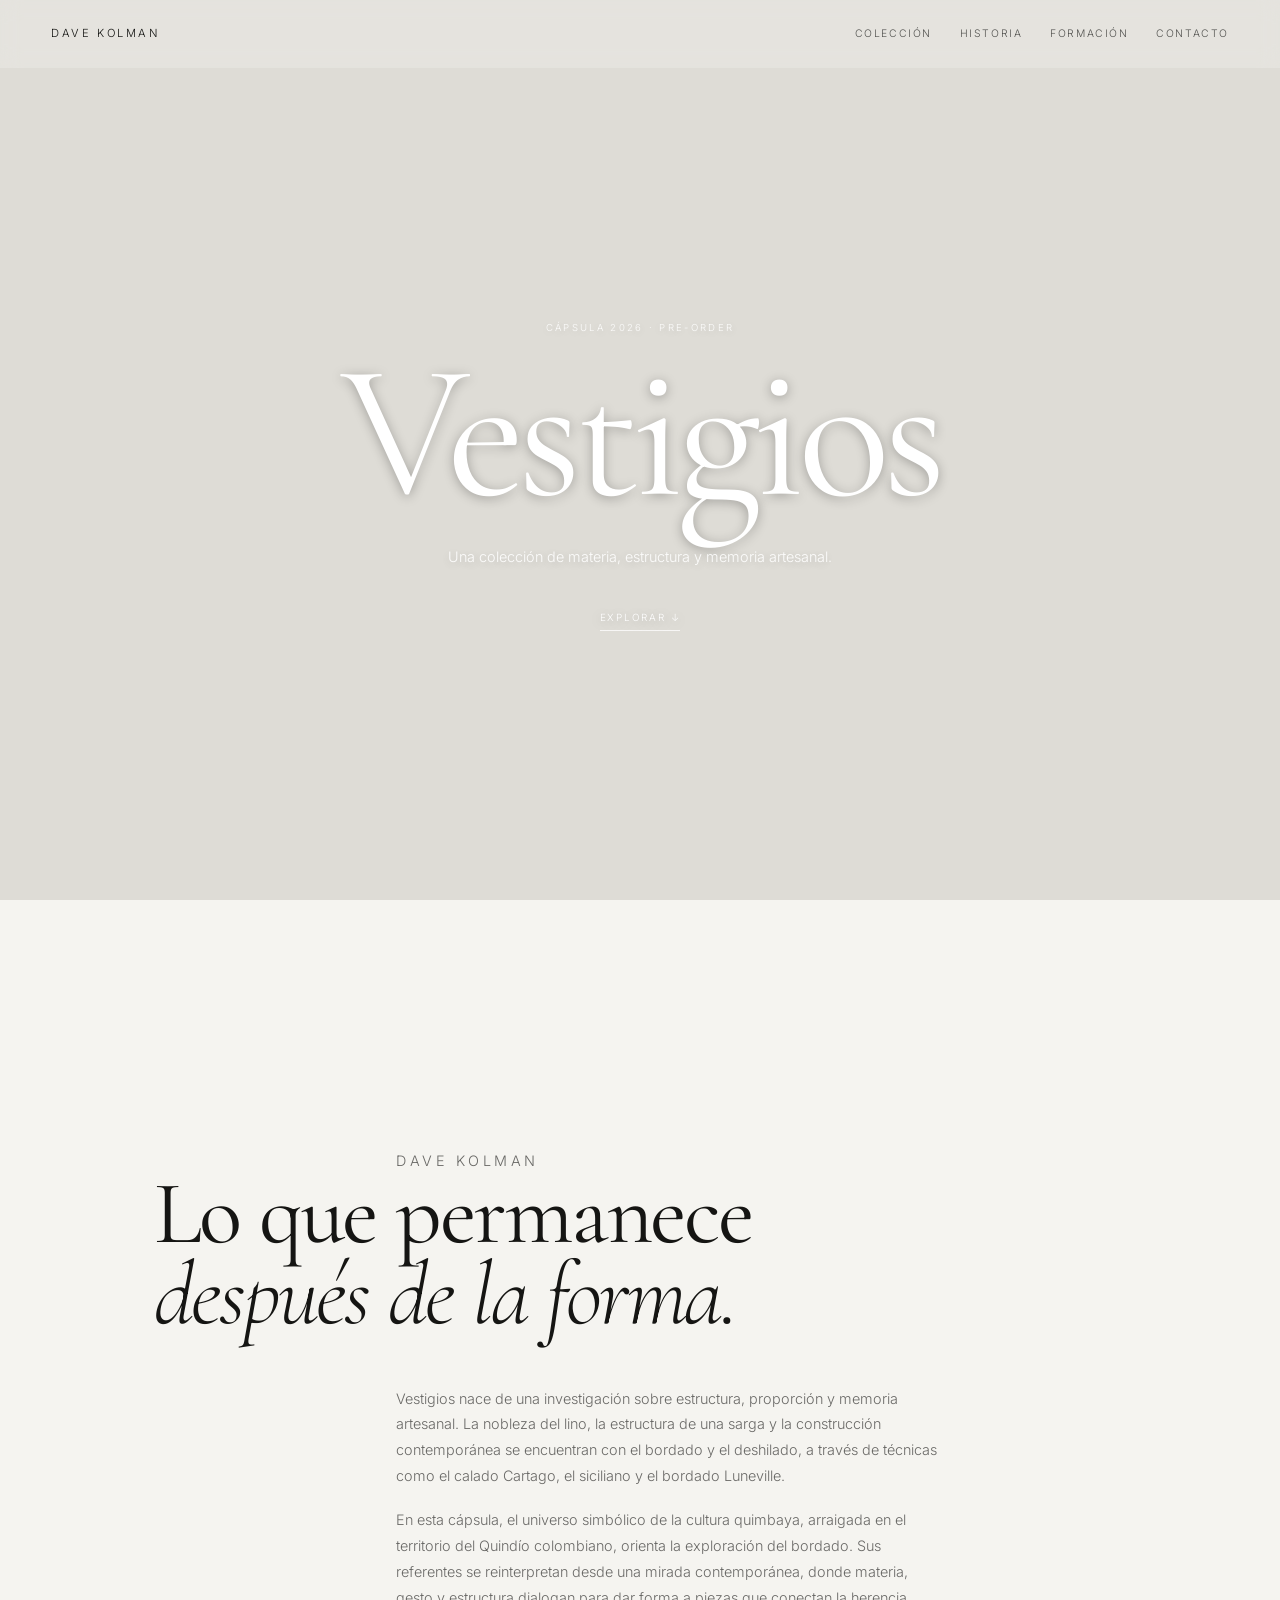
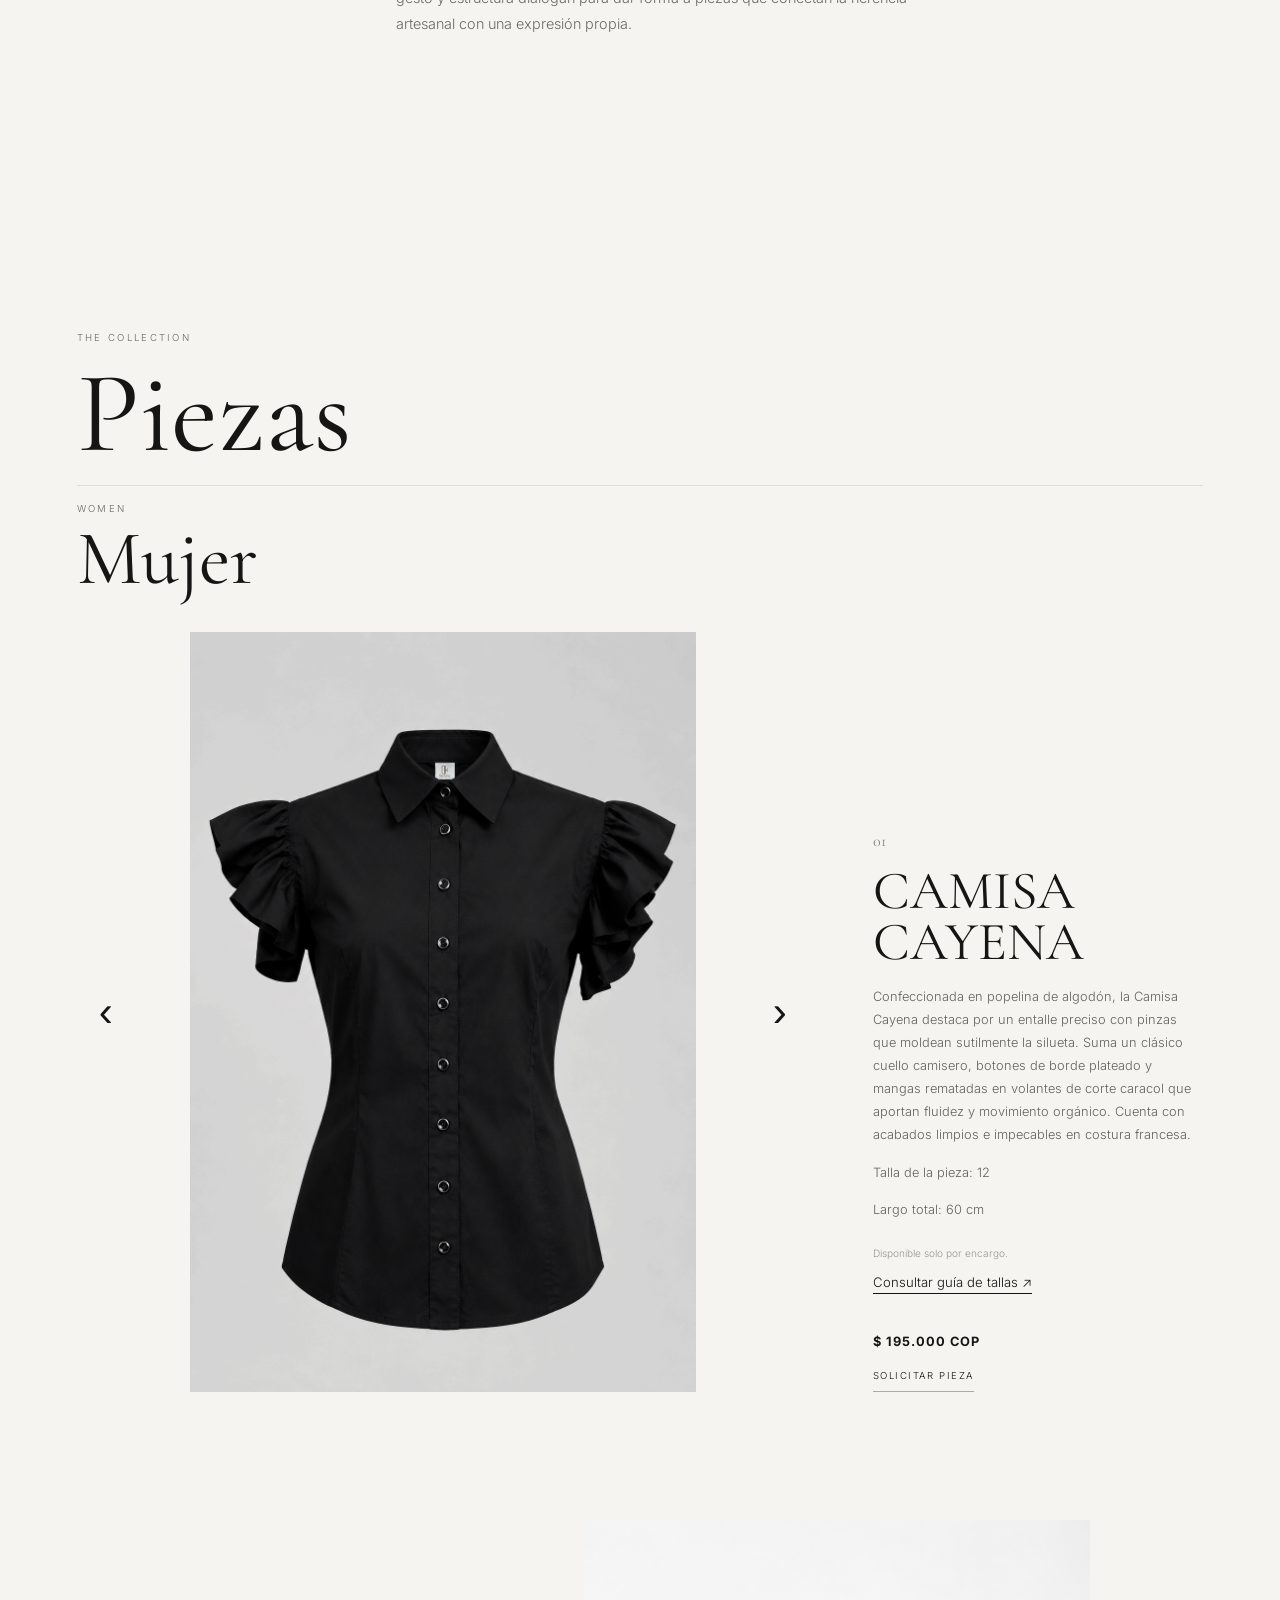
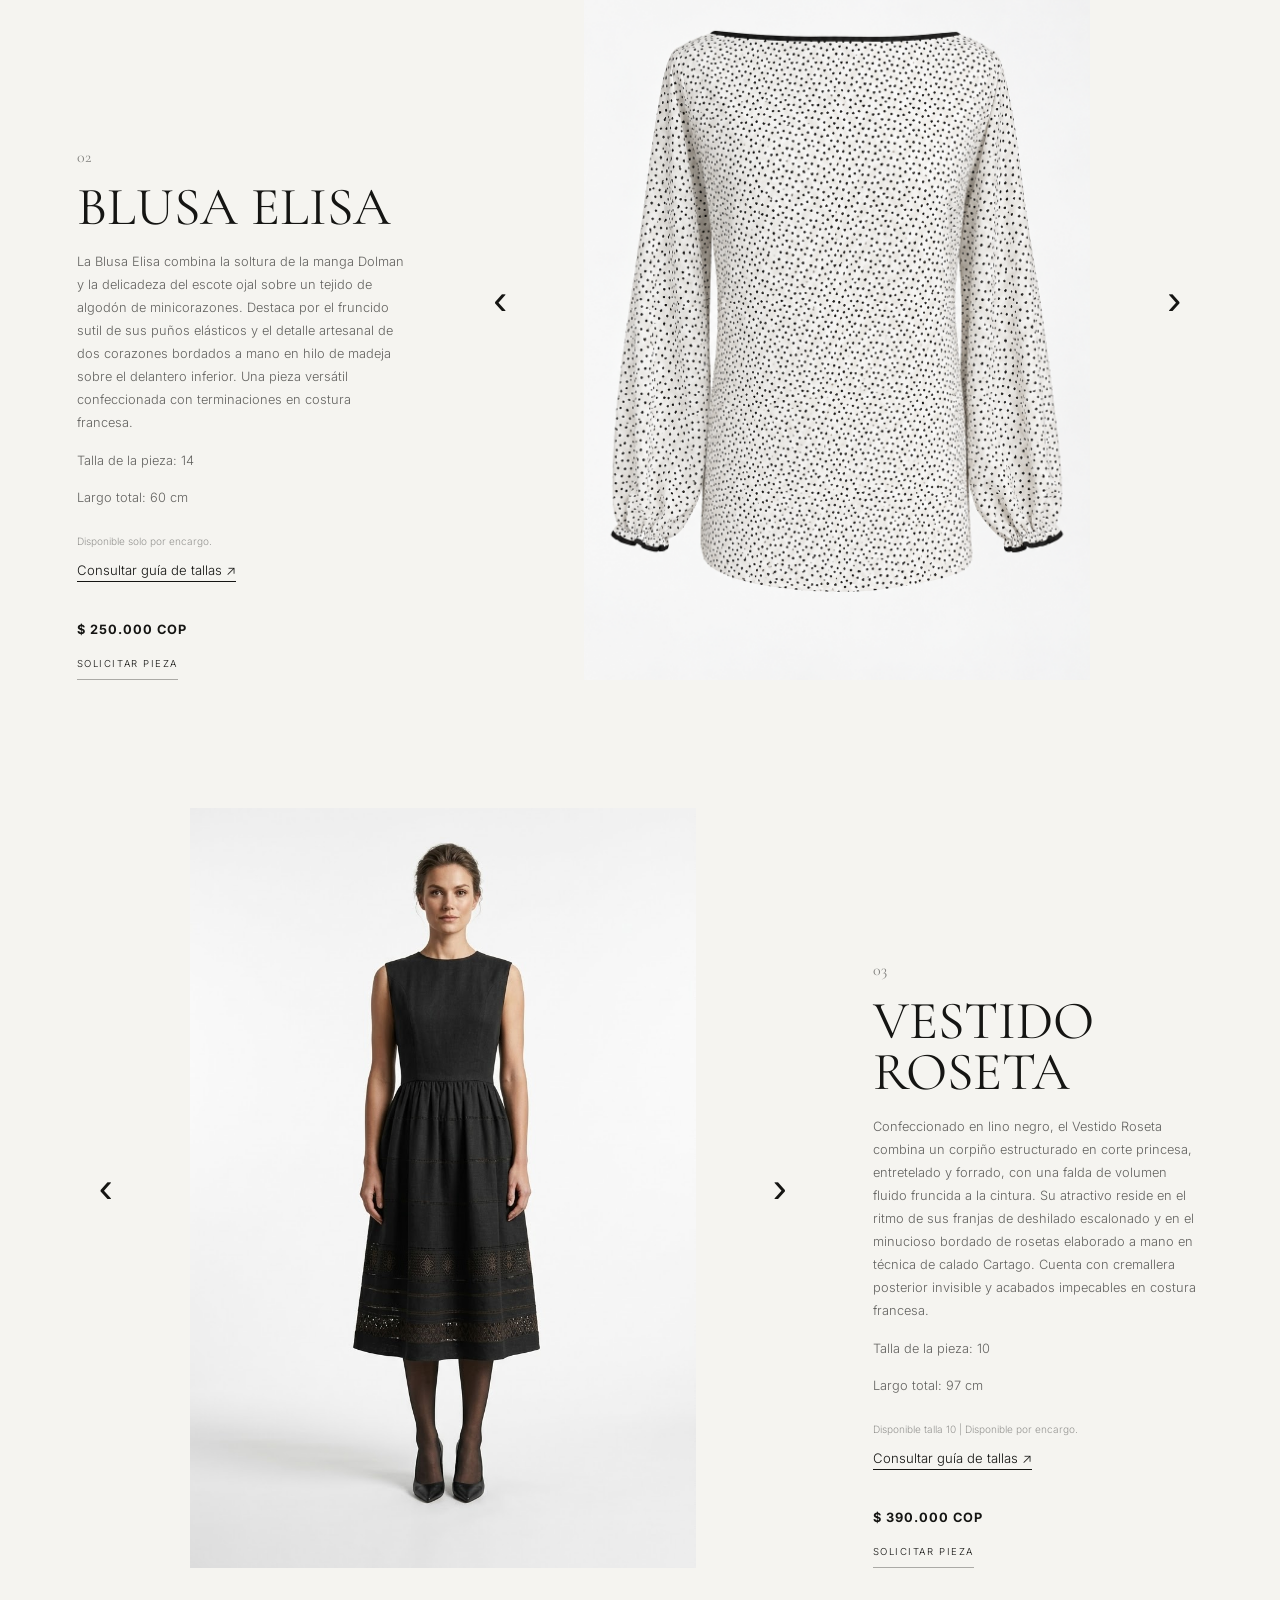
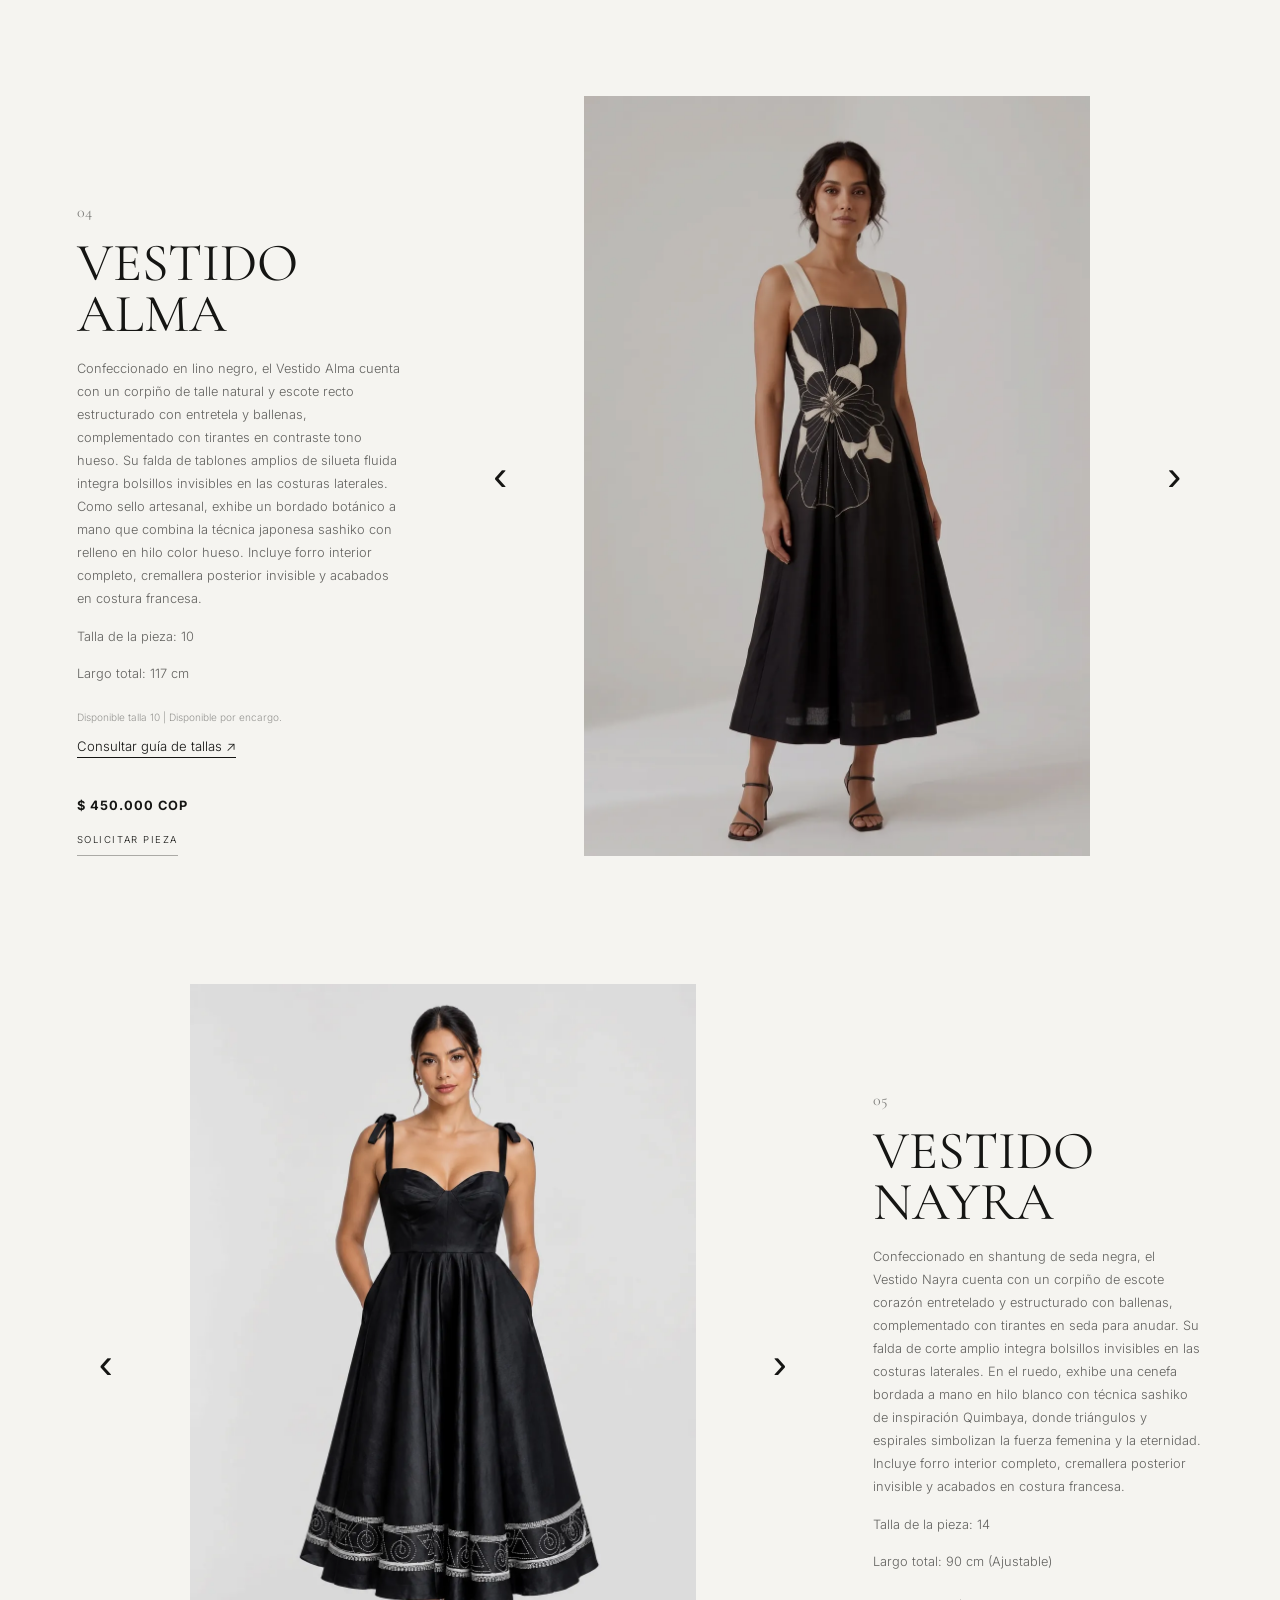
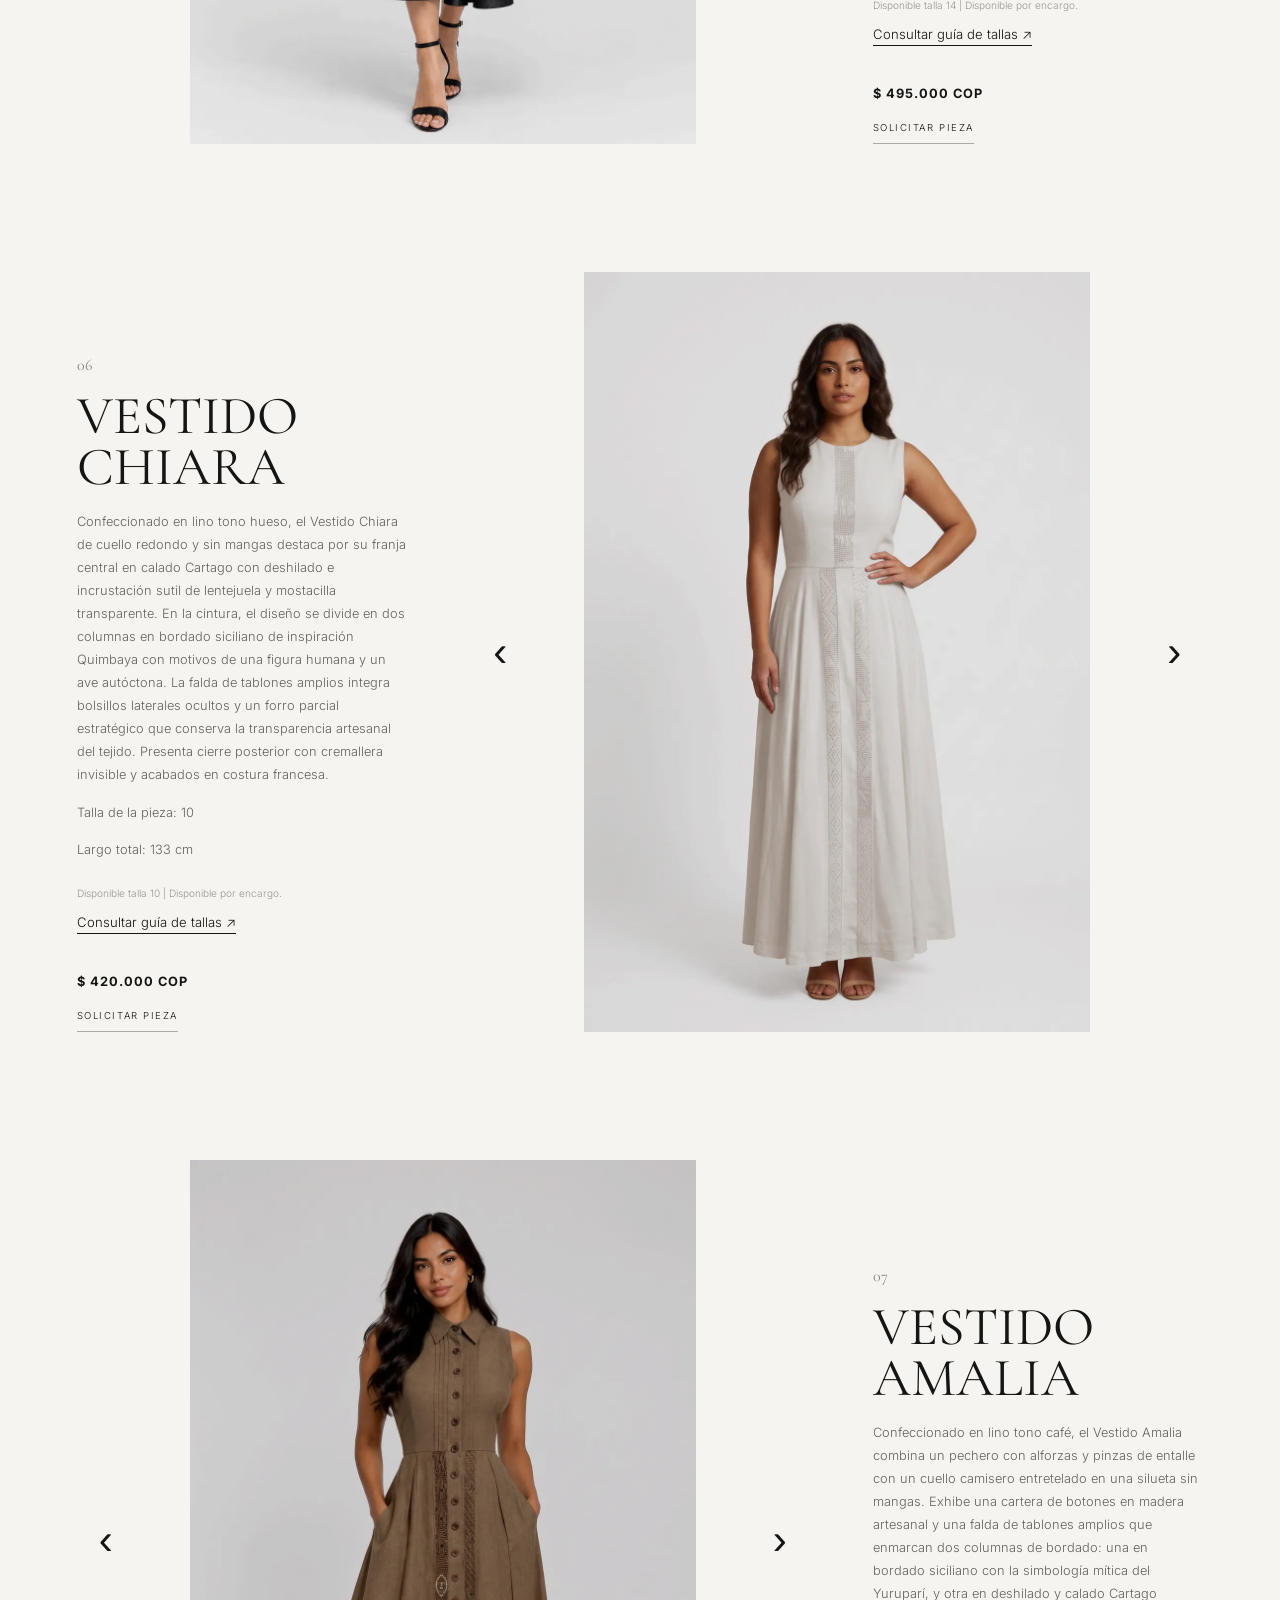
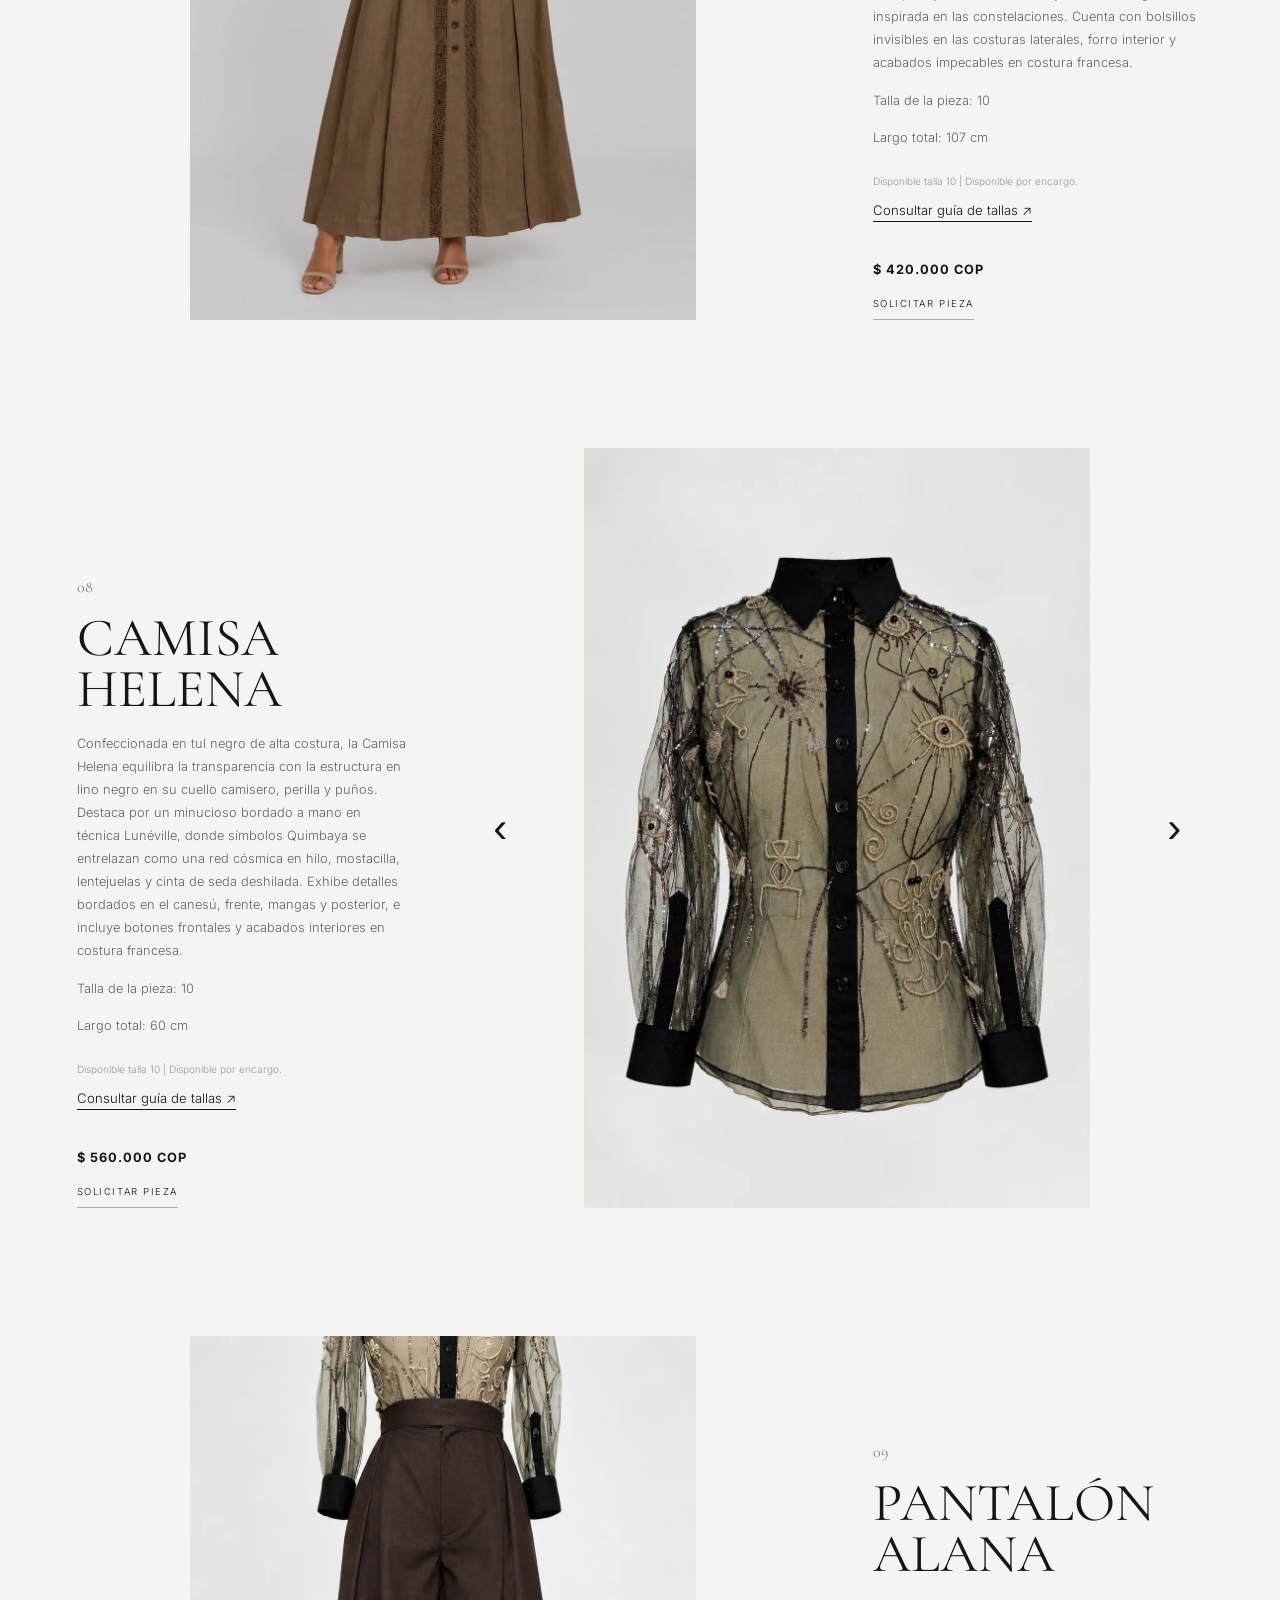
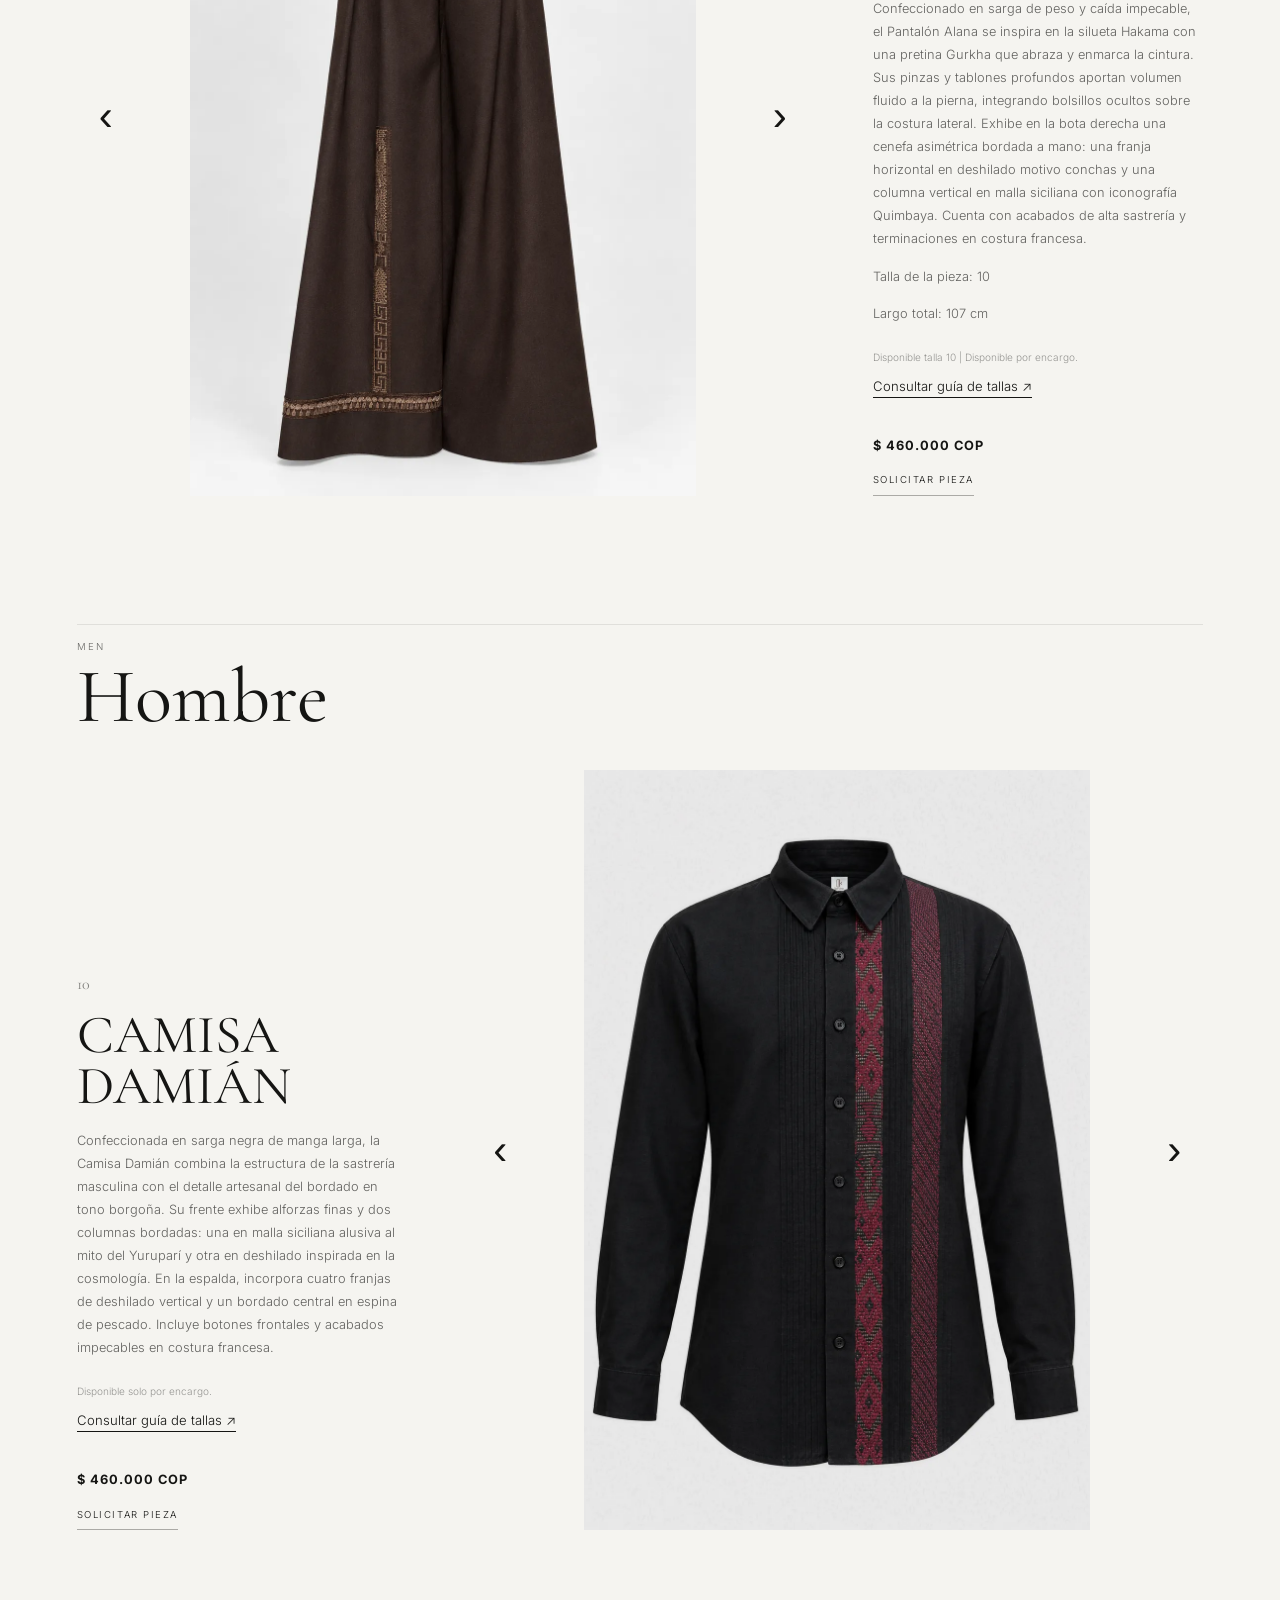
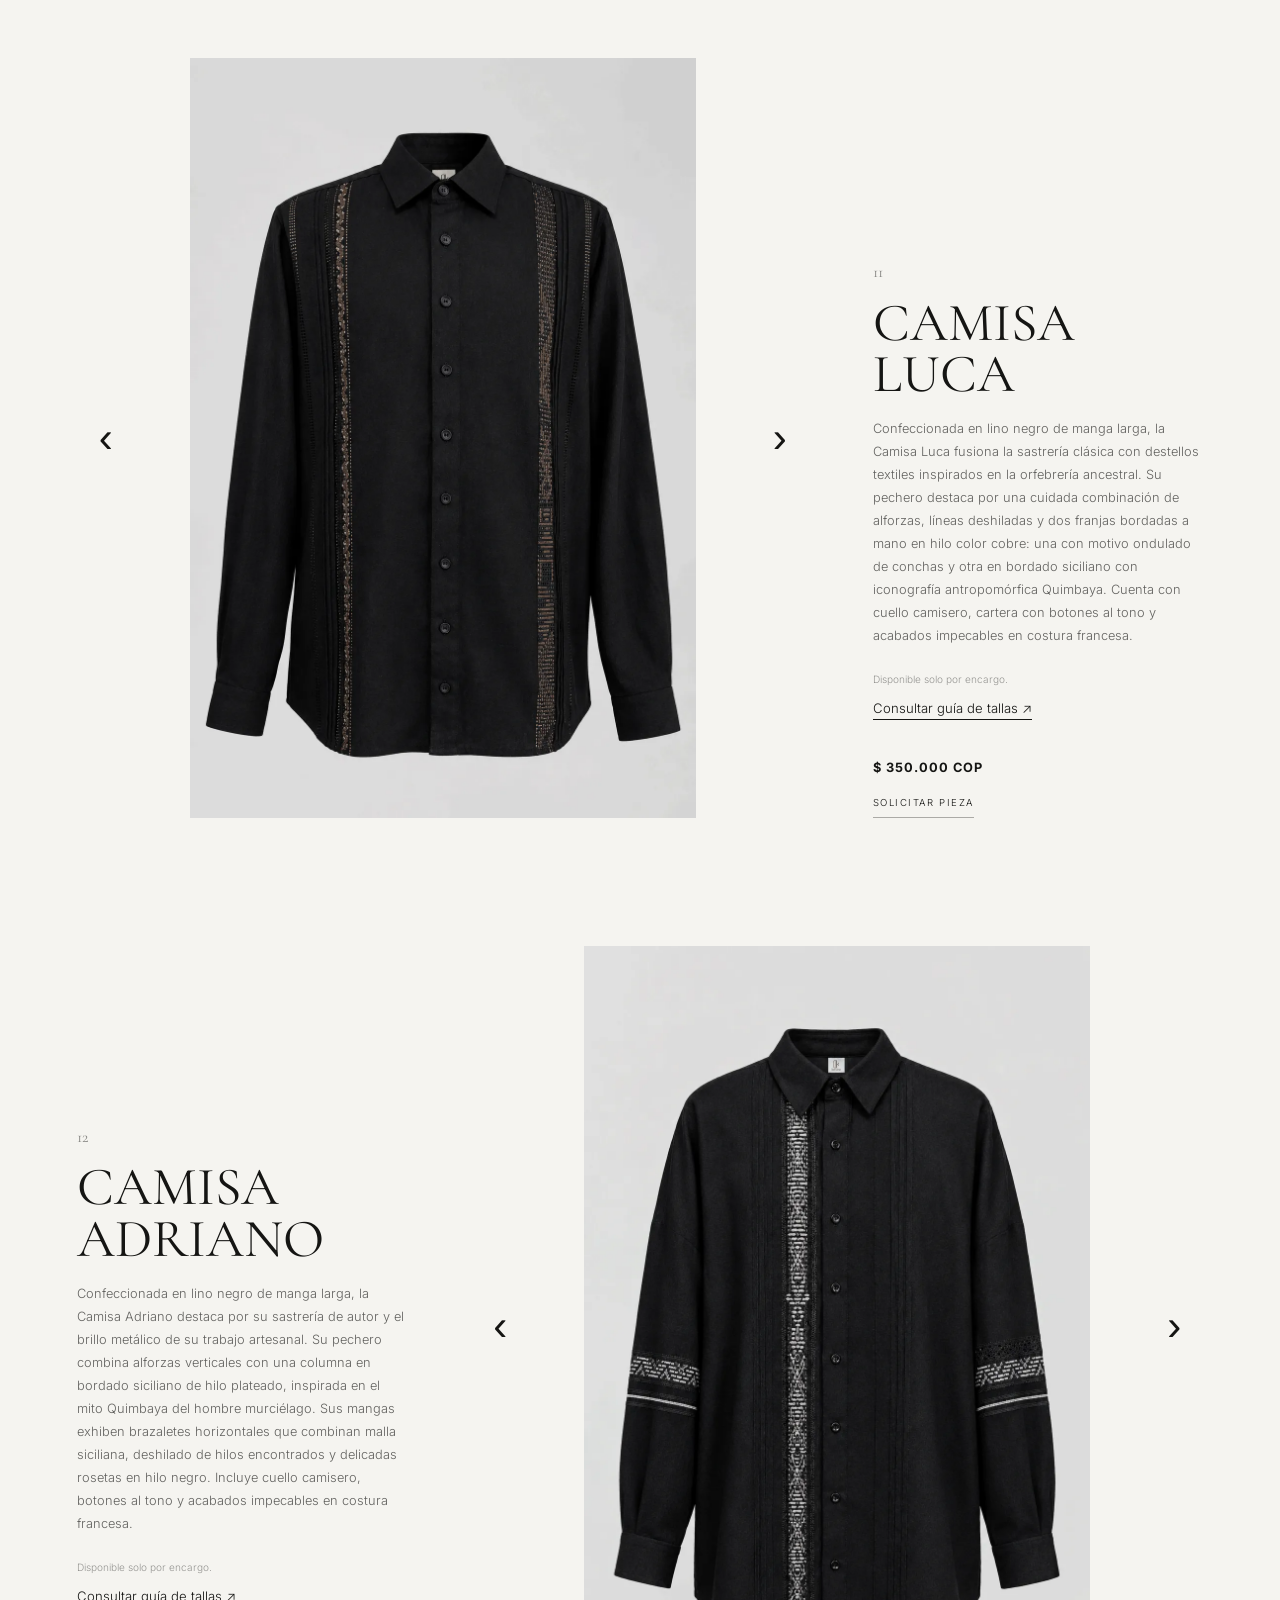
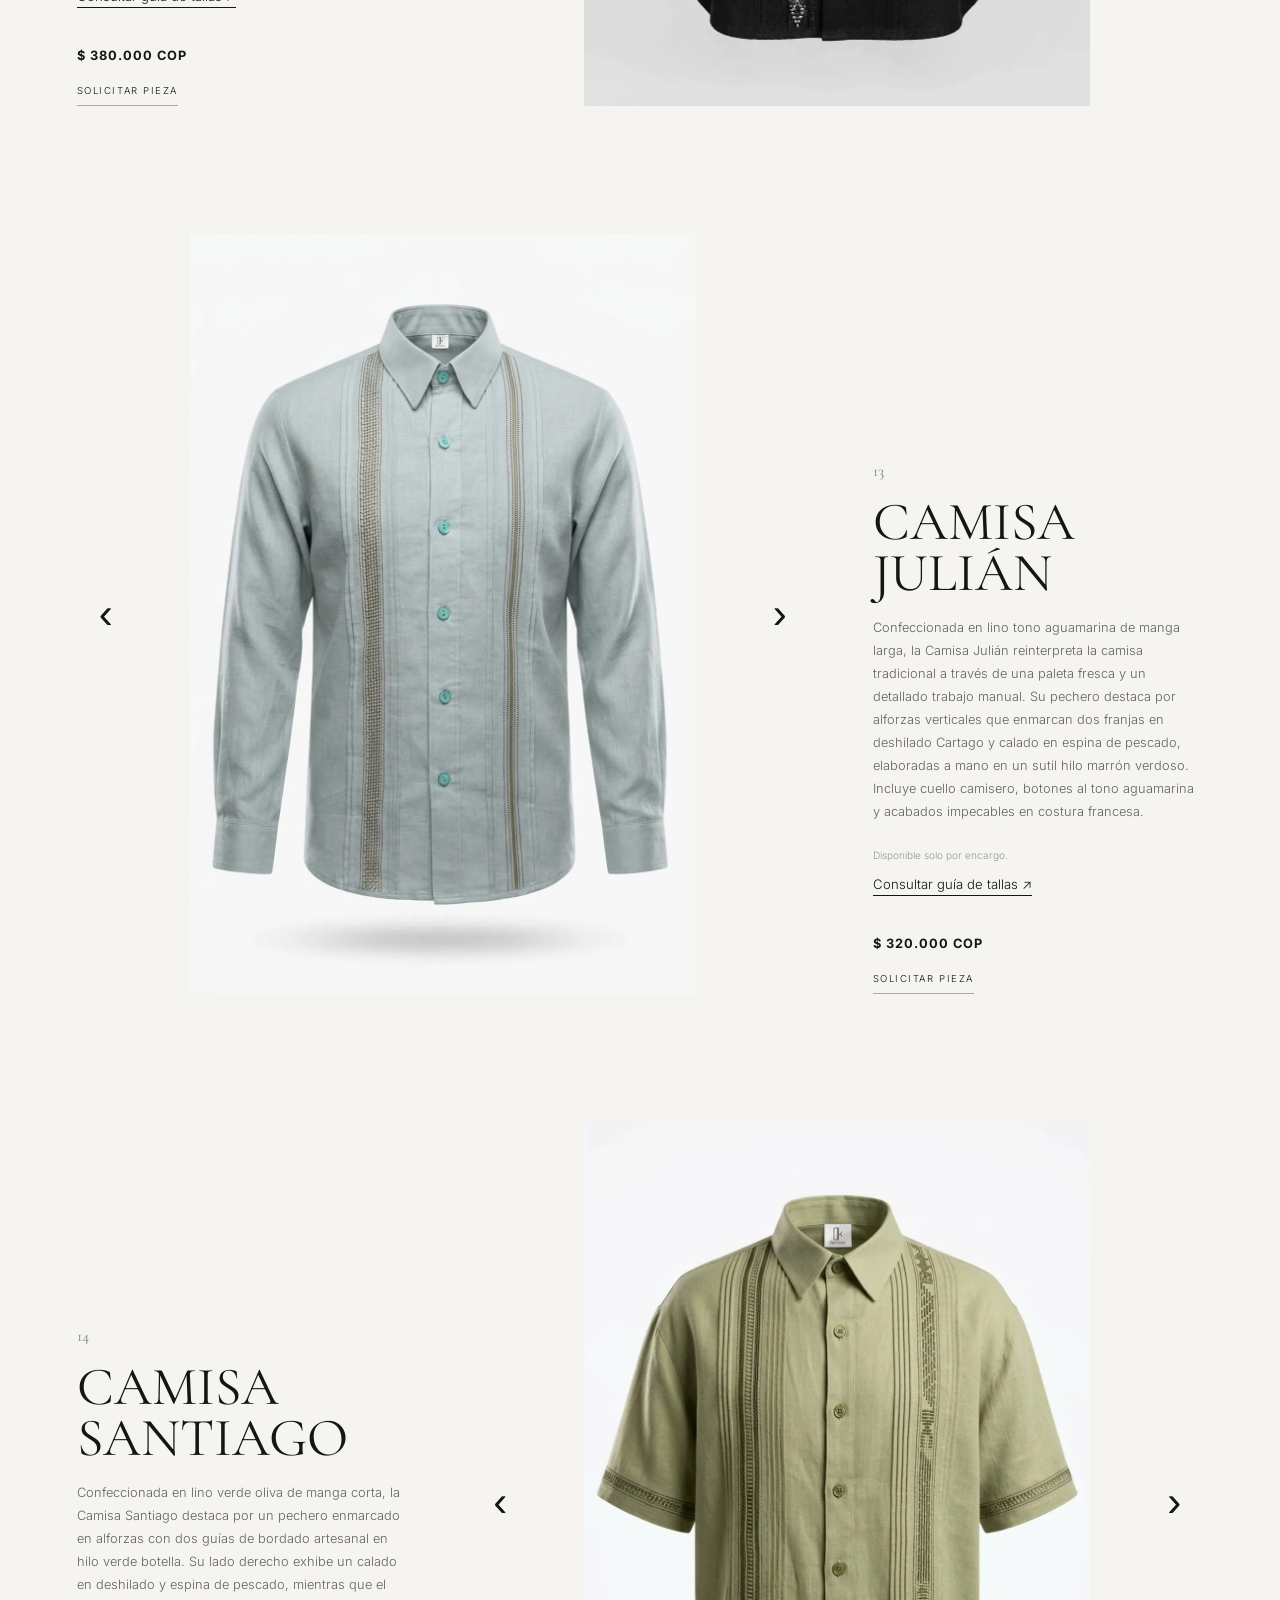
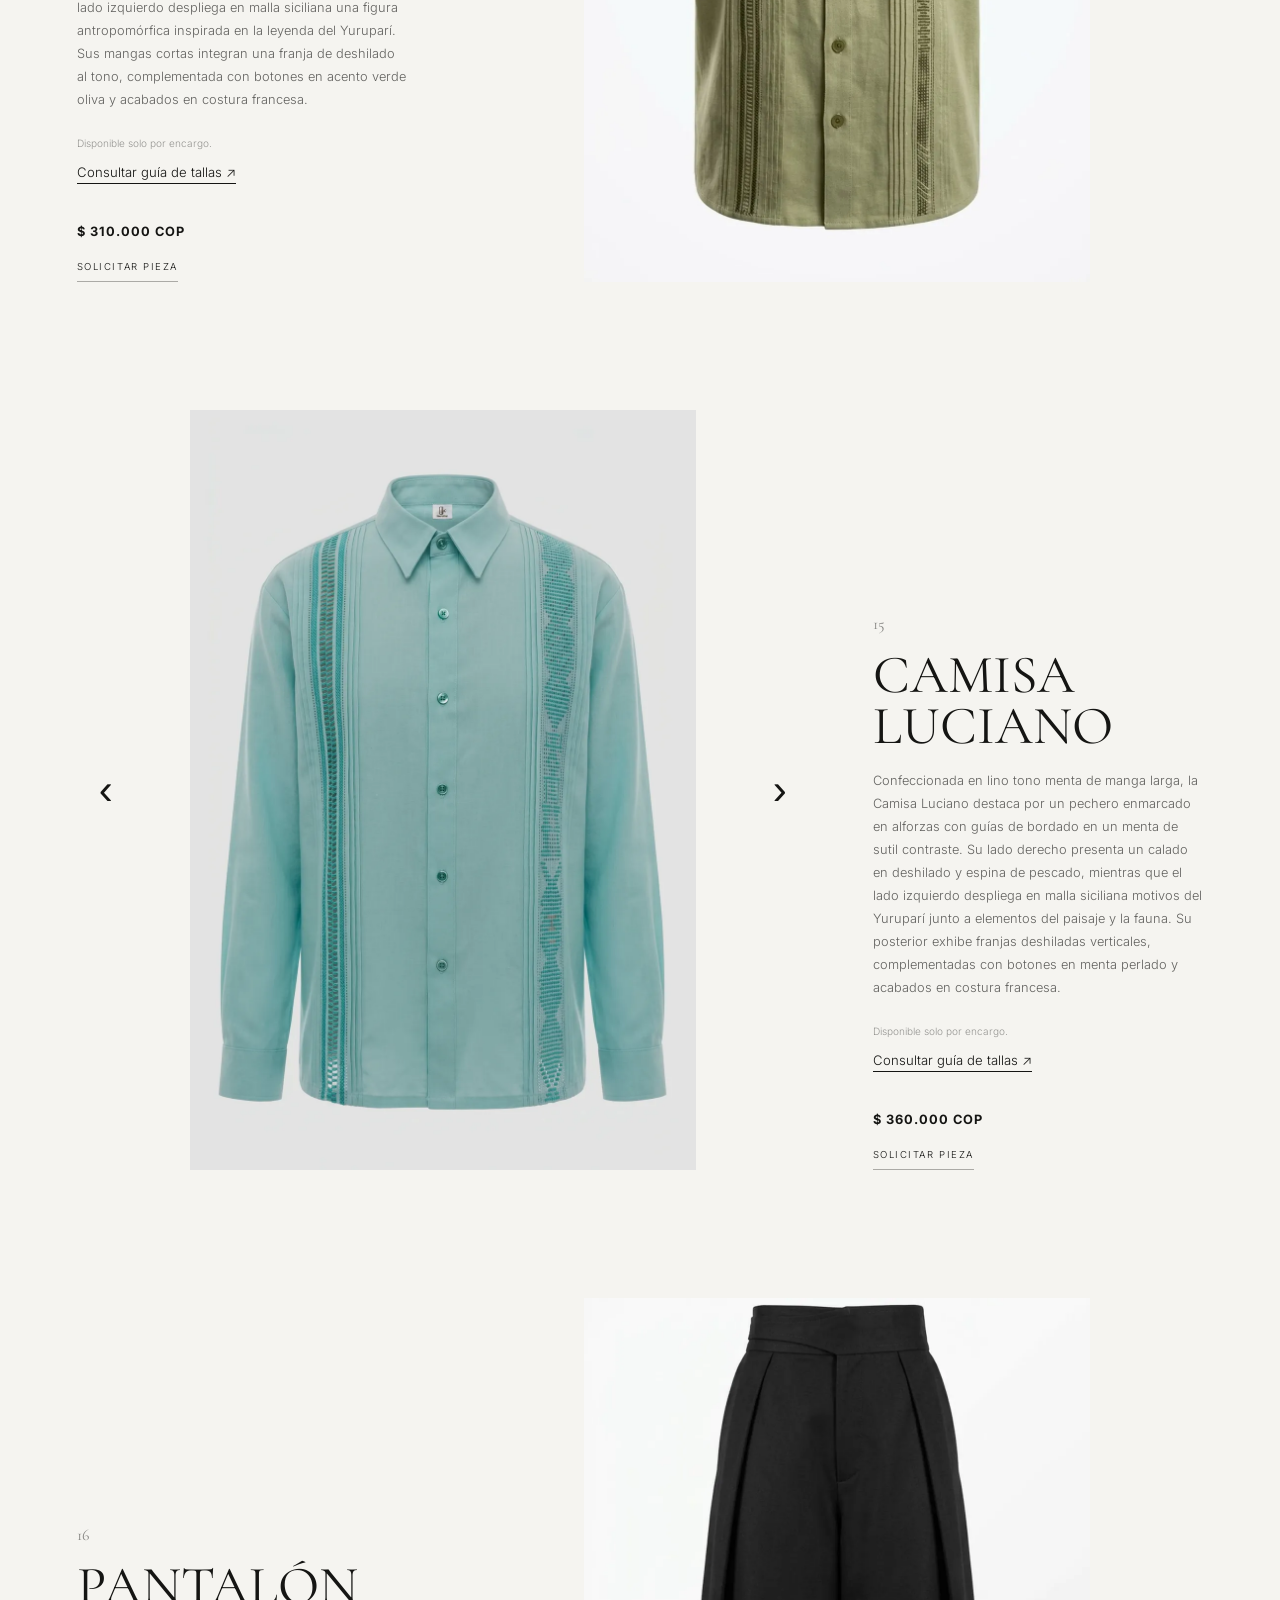
<file: index.htm>
<!doctype html>
<html lang="es">

<head>
  <meta charset="utf-8">
  <meta name="viewport" content="width=device-width, initial-scale=1">

  <title>Dave Kolman — Vestigios</title>
  <meta name="description" content="Dave Kolman — Vestigios, cápsula 2026.">
  <meta name="theme-color" content="#f5f4f0">

  <link rel="preconnect" href="https://fonts.googleapis.com">
  <link rel="preconnect" href="https://fonts.gstatic.com" crossorigin>

  <link href="https://fonts.googleapis.com/css2?family=Cormorant+Garamond:wght@300;400;500;600&family=Inter:wght@300;400;500&display=swap" rel="stylesheet">

  <link rel="icon" type="image/png" sizes="32x32" href="favicon.png?v=4">
  <link rel="icon" type="image/png" sizes="192x192" href="favicon.png?v=4">
  <link rel="shortcut icon" type="image/png" href="favicon.png?v=4">

  <link rel="stylesheet" href="style.css?v=10">

  <!-- Estilos de la guía de tallas -->
  <style>
    .size-guide-link {
      display: inline-block;
      margin: 10px 0 16px;
      padding: 0;
      border: 0;
      border-bottom: 1px solid currentColor;
      background: none;
      color: inherit;
      font: inherit;
      font-size: 0.82rem;
      text-align: left;
      cursor: pointer;
    }

    .size-guide-link:hover {
      opacity: 0.65;
    }

    .size-guide-link:focus-visible,
    .size-guide-close:focus-visible,
    .size-guide-tab:focus-visible {
      outline: 2px solid currentColor;
      outline-offset: 4px;
    }

    .size-guide-overlay {
      position: fixed;
      inset: 0;
      z-index: 10000;
      display: none;
      align-items: center;
      justify-content: center;
      padding: 20px;
      background: rgba(20, 19, 17, 0.65);
      backdrop-filter: blur(3px);
      -webkit-backdrop-filter: blur(3px);
    }

    .size-guide-overlay.is-open {
      display: flex;
    }

    .size-guide-dialog {
      position: relative;
      width: min(100%, 720px);
      max-height: 85vh;
      max-height: 85dvh;
      overflow-y: auto;
      padding: clamp(24px, 5vw, 44px);
      background: #f5f4f0;
      color: #292722;
      box-shadow: 0 20px 70px rgba(0, 0, 0, 0.2);
      animation: sizeGuideAppear 0.2s ease-out;
    }

    .size-guide-close {
      position: absolute;
      top: 16px;
      right: 18px;
      display: grid;
      place-items: center;
      width: 36px;
      height: 36px;
      border: 1px solid rgba(41, 39, 34, 0.25);
      border-radius: 50%;
      background: transparent;
      color: inherit;
      font: inherit;
      font-size: 23px;
      line-height: 1;
      cursor: pointer;
    }

    .size-guide-eyebrow {
      margin: 0 45px 10px 0;
      font-family: "Inter", sans-serif;
      font-size: 0.68rem;
      letter-spacing: 0.14em;
      text-transform: uppercase;
    }

    .size-guide-title {
      margin: 0 35px 12px 0;
      font-family: "Cormorant Garamond", serif;
      font-size: clamp(2rem, 5vw, 3rem);
      font-weight: 400;
      line-height: 1.05;
    }

    .size-guide-intro {
      margin: 0 0 24px;
      font-family: "Inter", sans-serif;
      font-size: 0.85rem;
      line-height: 1.7;
      color: #5e5a53;
    }

    .size-guide-tabs {
      display: flex;
      flex-wrap: wrap;
      gap: 24px;
      margin: 0 0 24px;
      border-bottom: 1px solid #d8d4cc;
    }

    .size-guide-tab {
      position: relative;
      padding: 0 0 12px;
      border: 0;
      background: transparent;
      color: #777168;
      font-family: "Inter", sans-serif;
      font-size: 0.76rem;
      letter-spacing: 0.1em;
      cursor: pointer;
    }

    .size-guide-tab[aria-selected="true"] {
      color: #292722;
    }

    .size-guide-tab[aria-selected="true"]::after {
      position: absolute;
      right: 0;
      bottom: -1px;
      left: 0;
      height: 2px;
      background: #292722;
      content: "";
    }

    .size-guide-panel[hidden],
    .size-guide-subpanel[hidden] {
      display: none;
    }

    .size-guide-panel h3,
    .size-guide-subpanel h3 {
      margin: 0 0 8px;
      font-family: "Cormorant Garamond", serif;
      font-size: 1.65rem;
      font-weight: 400;
    }

    .size-guide-panel > p,
    .size-guide-subpanel > p {
      margin: 0 0 18px;
      font-family: "Inter", sans-serif;
      font-size: 0.8rem;
      line-height: 1.65;
      color: #5e5a53;
    }

    .size-guide-table-wrap {
      width: 100%;
      overflow-x: auto;
      margin: 0 0 18px;
    }

    .size-guide-table {
      width: 100%;
      border-collapse: collapse;
      font-family: "Inter", sans-serif;
      font-size: 0.82rem;
      text-align: left;
    }

    .size-guide-table th,
    .size-guide-table td {
      padding: 13px 10px;
      border-bottom: 1px solid #d8d4cc;
      white-space: nowrap;
    }

    .size-guide-table th {
      font-weight: 500;
      border-top: 1px solid #bcb6ab;
    }

    .size-guide-table td:first-child,
    .size-guide-table th:first-child {
      padding-left: 0;
    }

    .size-guide-note {
      margin: 18px 0 0;
      font-family: "Inter", sans-serif;
      font-size: 0.76rem;
      line-height: 1.7;
      color: #5e5a53;
    }

    .size-guide-subtabs {
      margin-top: 24px;
      gap: 22px;
    }

    .size-guide-table thead small {
      font-size: 0.7rem;
      font-weight: 400;
      letter-spacing: 0;
    }

    body.size-guide-open {
      overflow: hidden;
    }

    @keyframes sizeGuideAppear {
      from {
        opacity: 0;
        transform: translateY(8px);
      }

      to {
        opacity: 1;
        transform: translateY(0);
      }
    }

    @media (max-width: 480px) {
      .size-guide-overlay {
        padding: 12px;
      }

      .size-guide-dialog {
        max-height: 90vh;
        max-height: 90dvh;
        padding: 26px 20px;
      }

      .size-guide-tabs {
        gap: 20px;
      }

      .size-guide-table {
        font-size: 0.75rem;
      }

      .size-guide-table th,
      .size-guide-table td {
        padding: 12px 8px;
      }
    }

    @media (prefers-reduced-motion: reduce) {
      .size-guide-dialog {
        animation: none;
      }
    }
  </style>
</head>

<body>

<header class="site-header">
  <a class="brand" href="#top">DAVE KOLMAN</a>

  <button
    class="menu-toggle"
    type="button"
    aria-label="Abrir menú"
    aria-expanded="false"
    aria-controls="main-nav"
  >
    <span></span>
    <span></span>
    <span></span>
  </button>

  <nav id="main-nav">
    <a href="#coleccion">Colección</a>
    <a href="#historia">Historia</a>
    <a href="#formacion">Formación</a>
    <a href="#contacto">Contacto</a>
  </nav>
</header>

<main id="top">

  <!-- HERO -->
  <section class="hero">
    <div class="hero-media">
      <video
        id="hero-video"
        autoplay
        muted
        loop
        playsinline
        webkit-playsinline
        preload="auto"
        disablepictureinpicture
        controlslist="nodownload noplaybackrate noremoteplayback"
        src="vestigios-nuevo.mp4"
      ></video>
    </div>

    <div class="hero-text">
      <p class="eyebrow">CÁPSULA 2026 · PRE-ORDER</p>
      <h1>Vestigios</h1>
      <p>Una colección de materia, estructura y memoria artesanal.</p>
      <a class="button" href="#coleccion">Explorar ↓</a>
    </div>
  </section>

  <!-- HISTORIA -->
  <section class="intro" id="historia">
    <p class="eyebrow">DAVE KOLMAN</p>

    <h2>
      Lo que permanece<br>
      <i>después de la forma.</i>
    </h2>

    <p>
      Vestigios nace de una investigación sobre estructura,
      proporción y memoria artesanal. La nobleza del lino,
      la estructura de una sarga y la construcción
      contemporánea se encuentran con el bordado y el
      deshilado, a través de técnicas como el calado
      Cartago, el siciliano y el bordado Luneville.
    </p>

    <p>
      En esta cápsula, el universo simbólico de la cultura
      quimbaya, arraigada en el territorio del Quindío
      colombiano, orienta la exploración del bordado.
      Sus referentes se reinterpretan desde una mirada
      contemporánea, donde materia, gesto y estructura
      dialogan para dar forma a piezas que conectan la
      herencia artesanal con una expresión propia.
    </p>
  </section>

  <!-- COLECCIÓN -->
  <section class="collection" id="coleccion">

    <div class="heading">
      <p class="eyebrow">THE COLLECTION</p>
      <h2>Piezas</h2>
    </div>

    <!-- MUJER -->
    <div class="collection-section-title">
      <p class="eyebrow">WOMEN</p>
      <h2>Mujer</h2>
    </div>

    <!-- PIEZA 01 -->
    <article class="look">
      <div class="photo gallery" data-gallery="pieza01">
        <button class="gallery-arrow prev" type="button" aria-label="Imagen anterior">‹</button>

        <div class="gallery-track">
          <img src="pieza-01-1.webp" alt="Pieza 01 — vista frontal">
          <img src="pieza-01-2.webp" alt="Pieza 01 — vista posterior">
          <img src="pieza-01-3.webp" alt="Pieza 01 — vista lateral">
          
<!-- VIDEO OPCIONAL — PIEZA 01
     Para activarlo: elimina los comentarios HTML
     y sustituye el nombre del archivo por el video real.

<div class="gallery-video-slide">
  <video
    class="gallery-optional-video"
    playsinline
    preload="metadata"
  >
    <source src="VIDEO-PIEZA-01.mp4" type="video/mp4">
  </video>
  <button
    class="gallery-video-play"
    type="button"
  >▶</button>
</div>
-->

        </div>

        <button class="gallery-arrow next" type="button" aria-label="Siguiente imagen">›</button>
      </div>

      <div class="copy">
        <span>01</span>
        <h3>CAMISA CAYENA</h3>
        <p>
          Confeccionada en popelina de algodón,
          la Camisa Cayena destaca por un entalle preciso con pinzas
          que moldean sutilmente la silueta.

          Suma un clásico cuello camisero,
          botones de borde plateado y mangas rematadas en volantes de corte caracol
          que aportan fluidez y movimiento orgánico.

          Cuenta con acabados limpios e impecables en costura francesa.
        </p>

        <p>Talla de la pieza: 12</p>
        <p>Largo total: 60 cm</p>
        <small>Disponible solo por encargo.</small>

        <button class="size-guide-link" type="button" data-size-guide data-size-category="mujer">
          Consultar guía de tallas ↗
        </button>

        <strong class="price">$ 195.000 COP</strong>

        <a class="request" href="https://wa.me/573234338305?text=Hola%2C%20Dave.%20Estoy%20interesado%2Fa%20en%20solicitar%20la%20Pieza%2001%20de%20Vestigios." target="_blank" rel="noopener">Solicitar pieza</a>
      </div>
    </article>

    <!-- PIEZA 02 -->
    <article class="look reverse">
      <div class="photo gallery" data-gallery="pieza02">
        <button class="gallery-arrow prev" type="button" aria-label="Imagen anterior">‹</button>

        <div class="gallery-track">
          <img src="pieza-02-1.webp" alt="Pieza 02 — vista frontal">
          <img src="pieza-02-2.webp" alt="Pieza 02 — vista posterior">
          <img src="pieza-02-3.webp" alt="Pieza 02 — vista lateral">
          <img src="pieza-02-4.webp" alt="Pieza 02 — detalle">
          
<!-- VIDEO OPCIONAL — PIEZA 02
     Para activarlo: elimina los comentarios HTML
     y sustituye el nombre del archivo por el video real.

<div class="gallery-video-slide">
  <video
    class="gallery-optional-video"
    playsinline
    preload="metadata"
  >
    <source src="video-pieza-01.mp4" type="video/mp4">
  </video>
  <button
    class="gallery-video-play"
    type="button"
    aria-label="Abrir video ampliado"
  >▶</button>
</div>
-->

        </div>

        <button class="gallery-arrow next" type="button" aria-label="Siguiente imagen">›</button>
      </div>

      <div class="copy">
        <span>02</span>
        <h3>BLUSA ELISA</h3>
        <p>
          La Blusa Elisa combina la soltura de la manga Dolman
          y la delicadeza del escote ojal
          sobre un tejido de algodón de minicorazones.

          Destaca por el fruncido sutil de sus puños elásticos
          y el detalle artesanal de dos corazones
          bordados a mano en hilo de madeja sobre el delantero inferior.

          Una pieza versátil confeccionada con terminaciones en costura francesa.
        </p>

        <p>Talla de la pieza: 14</p>
        <p>Largo total: 60 cm</p>

        <small>Disponible solo por encargo.</small>

        <button class="size-guide-link" type="button" data-size-guide data-size-category="mujer">
          Consultar guía de tallas ↗
        </button>

        <strong class="price">$ 250.000 COP</strong>

        <a class="request" href="https://wa.me/573234338305?text=Hola%2C%20Dave.%20Estoy%20interesado%2Fa%20en%20solicitar%20la%20Pieza%2002%20de%20Vestigios." target="_blank" rel="noopener">Solicitar pieza</a>
      </div>
    </article>

    <!-- PIEZA 03 -->
    <article class="look">
      <div class="photo gallery" data-gallery="pieza03">
        <button class="gallery-arrow prev" type="button" aria-label="Imagen anterior">‹</button>

        <div class="gallery-track">
          <img src="pieza-03-1.jpg" alt="Pieza 03 — vista frontal">
          <img src="pieza-03-2.jpg" alt="Pieza 03 — vista posterior">
          <img src="pieza-03-3.webp" alt="Pieza 03 — vista lateral">
          <img src="pieza-03-4.webp" alt="Pieza 03 — detalle">
          <img src="pieza-03-5.webp" alt="Pieza 03 — bordado">
          
<- VIDEO OPCIONAL — PIEZA 03
     Para activarlo: elimina los comentarios HTML
     y sustituye el nombre del archivo por el video real.

<div class="gallery-video-slide">
  <video
    class="gallery-optional-video"
    playsinline
    preload="metadata"
  >
    <source src="VIDEO-PIEZA-03.mp4" type="video/mp4">
  </video>
  <button
    class="gallery-video-play"
    type="button"
  >▶</button>
</div>
-->

        </div>

        <button class="gallery-arrow next" type="button" aria-label="Siguiente imagen">›</button>
      </div>

      <div class="copy">
        <span>03</span>
        <h3>VESTIDO ROSETA</h3>
        <p>
          Confeccionado en lino negro,
          el Vestido Roseta combina un corpiño estructurado en corte princesa,
          entretelado y forrado,
          con una falda de volumen fluido fruncida a la cintura.

          Su atractivo reside en el ritmo de sus franjas de deshilado escalonado
          y en el minucioso bordado de rosetas
          elaborado a mano en técnica de calado Cartago.

          Cuenta con cremallera posterior invisible
          y acabados impecables en costura francesa.
        </p>

        <p>Talla de la pieza: 10</p>
        <p>Largo total: 97 cm</p>

        <small>Disponible talla 10 | Disponible por encargo.</small>

        <button class="size-guide-link" type="button" data-size-guide data-size-category="mujer">
          Consultar guía de tallas ↗
        </button>

        <strong class="price">$ 390.000 COP</strong>

        <a class="request" href="https://wa.me/573234338305?text=Hola%2C%20Dave.%20Estoy%20interesado%2Fa%20en%20solicitar%20la%20Pieza%2003%20de%20Vestigios." target="_blank" rel="noopener">Solicitar pieza</a>
      </div>
    </article>

    <!-- PIEZA 04 -->
    <article class="look reverse">
      <div class="photo gallery" data-gallery="pieza04">
        <button class="gallery-arrow prev" type="button" aria-label="Imagen anterior">‹</button>

        <div class="gallery-track">
          <img src="pieza-04-1.webp" alt="Pieza 04 — vista frontal">
          <img src="pieza-04-2.webp" alt="Pieza 04 — vista posterior">
          <img src="pieza-04-3.webp" alt="Pieza 04 — vista lateral">
          <img src="pieza-04-4.webp" alt="Pieza 04 — detalle">
          <img src="pieza-04-5.webp" alt="Pieza 04 — bordado">
          <img src="pieza-04-6.webp" alt="Pieza 04 — detalle de bordado">
          <img src="pieza-04-7.webp" alt="Pieza 04 — detalle de bordado">
          
<- VIDEO OPCIONAL — PIEZA 04
     Para activarlo: elimina los comentarios HTML
     y sustituye el nombre del archivo por el video real.

<div class="gallery-video-slide">
  <video
    class="gallery-optional-video"
    playsinline
    preload="metadata"
  >
    <source src="video-pieza-04.mp4" type="video/mp4">
  </video>
  <button
    class="gallery-video-play"
    type="button"
    aria-label="Abrir video ampliado"
  >▶</button>
</div>
-->

        </div>

        <button class="gallery-arrow next" type="button" aria-label="Siguiente imagen">›</button>
      </div>

      <div class="copy">
        <span>04</span>
        <h3>VESTIDO ALMA</h3>
        <p>
          Confeccionado en lino negro,
          el Vestido Alma cuenta con un corpiño de talle natural
          y escote recto estructurado con entretela y ballenas,
          complementado con tirantes en contraste tono hueso.

          Su falda de tablones amplios de silueta fluida
          integra bolsillos invisibles en las costuras laterales.

          Como sello artesanal, exhibe un bordado botánico a mano
          que combina la técnica japonesa sashiko
          con relleno en hilo color hueso.

          Incluye forro interior completo,
          cremallera posterior invisible y acabados en costura francesa.
        </p>

        <p>Talla de la pieza: 10</p>
        <p>Largo total: 117 cm</p>

        <small>Disponible talla 10 | Disponible por encargo.</small>

        <button class="size-guide-link" type="button" data-size-guide data-size-category="mujer">
          Consultar guía de tallas ↗
        </button>

        <strong class="price">$ 450.000 COP</strong>

        <a class="request" href="https://wa.me/573234338305?text=Hola%2C%20Dave.%20Estoy%20interesado%2Fa%20en%20solicitar%20la%20Pieza%2004%20de%20Vestigios." target="_blank" rel="noopener">Solicitar pieza</a>
      </div>
    </article>

    <!-- PIEZA 05 -->
    <article class="look">
      <div class="photo gallery" data-gallery="pieza05">
        <button class="gallery-arrow prev" type="button" aria-label="Imagen anterior">‹</button>

        <div class="gallery-track">
          <img src="pieza-05-1.webp" alt="Pieza 05 — vista frontal">
          <img src="pieza-05-2.webp" alt="Pieza 05 — vista posterior">
          <img src="pieza-05-3.webp" alt="Pieza 05 — vista lateral">
          <img src="pieza-05-4.webp" alt="Pieza 05 — detalle">
          <img src="pieza-05-5.webp" alt="Pieza 05 — bordado">
          
<- VIDEO OPCIONAL — PIEZA 05
     Para activarlo: elimina los comentarios HTML
     y sustituye el nombre del archivo por el video real.

<div class="gallery-video-slide">
  <video
    class="gallery-optional-video"
    playsinline
    preload="metadata"
  >
    <source src="video-pieza-05.mp4" type="video/mp4">
  </video>
  <button
    class="gallery-video-play"
    type="button"
    aria-label="Abrir video ampliado"
  >▶</button>
</div>
-->

        </div>

        <button class="gallery-arrow next" type="button" aria-label="Siguiente imagen">›</button>
      </div>

      <div class="copy">
        <span>05</span>
        <h3>VESTIDO NAYRA</h3>
        <p>
          Confeccionado en shantung de seda negra,
          el Vestido Nayra cuenta con un corpiño de escote corazón
          entretelado y estructurado con ballenas,
          complementado con tirantes en seda para anudar.

          Su falda de corte amplio
          integra bolsillos invisibles en las costuras laterales.

          En el ruedo, exhibe una cenefa bordada a mano
          en hilo blanco con técnica sashiko de inspiración Quimbaya,
          donde triángulos y espirales simbolizan la fuerza femenina y la eternidad.

          Incluye forro interior completo,
          cremallera posterior invisible y acabados en costura francesa.
        </p>

        <p>Talla de la pieza: 14</p>
        <p>Largo total: 90 cm (Ajustable) </p>

        <small>Disponible talla 14 | Disponible por encargo.</small>

        <button class="size-guide-link" type="button" data-size-guide data-size-category="mujer">
          Consultar guía de tallas ↗
        </button>

        <strong class="price">$ 495.000 COP</strong>

        <a class="request" href="https://wa.me/573234338305?text=Hola%2C%20Dave.%20Estoy%20interesado%2Fa%20en%20solicitar%20la%20Pieza%2005%20de%20Vestigios." target="_blank" rel="noopener">Solicitar pieza</a>
      </div>
    </article>

    <!-- PIEZA 06 -->
    <article class="look reverse">
      <div class="photo gallery" data-gallery="pieza06">
        <button class="gallery-arrow prev" type="button" aria-label="Imagen anterior">‹</button>

        <div class="gallery-track">
          <img src="pieza-06-1.webp" alt="Pieza 06 — vista frontal">
          <img src="pieza-06-2.webp" alt="Pieza 06 — vista posterior">
          <img src="pieza-06-3.webp" alt="Pieza 06 — vista lateral">
          <img src="pieza-06-4.webp" alt="Pieza 06 — detalle">
          <img src="pieza-06-5.webp" alt="Pieza 06 — bordado">
          <img src="pieza-06-6.webp" alt="Pieza 06 — detalle de bordado">
          
<- VIDEO OPCIONAL — PIEZA 06
     Para activarlo: elimina los comentarios HTML
     y sustituye el nombre del archivo por el video real.

<div class="gallery-video-slide">
  <video
    class="gallery-optional-video"
    playsinline
    preload="metadata"
  >
    <source src="video-pieza-06.mp4" type="video/mp4">
  </video>
  <button
    class="gallery-video-play"
    type="button"
    aria-label="Abrir video ampliado"
  >▶</button>
</div>
-->

        </div>

        <button class="gallery-arrow next" type="button" aria-label="Siguiente imagen">›</button>
      </div>

      <div class="copy">
        <span>06</span>
        <h3>VESTIDO CHIARA</h3>
        <p>
          Confeccionado en lino tono hueso, el Vestido Chiara de cuello redondo y
          sin mangas destaca por su franja central en calado Cartago con deshilado
          e incrustación sutil de lentejuela y mostacilla transparente.
          En la cintura, el diseño se divide en dos columnas en bordado siciliano
          de inspiración Quimbaya con motivos de una figura humana y un ave autóctona.
          La falda de tablones amplios integra bolsillos laterales ocultos
          y un forro parcial estratégico que conserva la transparencia artesanal del tejido.
          Presenta cierre posterior con cremallera invisible y acabados en costura francesa.
        </p>

        <p>Talla de la pieza: 10</p>
        <p>Largo total: 133 cm</p>

        <small>Disponible talla 10 | Disponible por encargo.</small>

        <button class="size-guide-link" type="button" data-size-guide data-size-category="mujer">
          Consultar guía de tallas ↗
        </button>

        <strong class="price">$ 420.000 COP</strong>

        <a class="request" href="https://wa.me/573234338305?text=Hola%2C%20Dave.%20Estoy%20interesado%2Fa%20en%20solicitar%20la%20Pieza%2006%20de%20Vestigios." target="_blank" rel="noopener">Solicitar pieza</a>
      </div>
    </article>

    <!-- PIEZA 07 -->
    <article class="look">
      <div class="photo gallery" data-gallery="pieza07">
        <button class="gallery-arrow prev" type="button" aria-label="Imagen anterior">‹</button>

        <div class="gallery-track">
          <img src="pieza-07-1.webp" alt="Pieza 07 — vista frontal">
          <img src="pieza-07-2.webp" alt="Pieza 07 — vista posterior">
          <img src="pieza-07-3.webp" alt="Pieza 07 — vista lateral">
          <img src="pieza-07-4.webp" alt="Pieza 07 — detalle">
          <img src="pieza-07-5.webp" alt="Pieza 07 — bordado">
          <img src="pieza-07-6.webp" alt="Pieza 07 — detalle de bordado">
          <img src="pieza-07-7.webp" alt="Pieza 07 — detalle de bordado">
          
<- VIDEO OPCIONAL — PIEZA 07
     Para activarlo: elimina los comentarios HTML
     y sustituye el nombre del archivo por el video real.

<div class="gallery-video-slide">
  <video
    class="gallery-optional-video"
    playsinline
    preload="metadata"
  >
    <source src="video-pieza-07.mp4" type="video/mp4">
  </video>
  <button
    class="gallery-video-play"
    type="button"
    aria-label="Abrir video ampliado"
  >▶</button>
</div>
-->

        </div>

        <button class="gallery-arrow next" type="button" aria-label="Siguiente imagen">›</button>
      </div>

      <div class="copy">
        <span>07</span>
        <h3>VESTIDO AMALIA</h3>
        <p>
          Confeccionado en lino tono café,
          el Vestido Amalia combina un pechero con alforzas y pinzas de entalle
          con un cuello camisero entretelado en una silueta sin mangas.

          Exhibe una cartera de botones en madera artesanal
          y una falda de tablones amplios que enmarcan dos columnas de bordado:
          una en bordado siciliano con la simbología mítica del Yuruparí,
          y otra en deshilado y calado Cartago inspirada en las constelaciones.

          Cuenta con bolsillos invisibles en las costuras laterales,
          forro interior y acabados impecables en costura francesa.
        </p>

        <p>Talla de la pieza: 10</p>
        <p>Largo total: 107 cm</p>

        <small>Disponible talla 10 | Disponible por encargo.</small>

        <button class="size-guide-link" type="button" data-size-guide data-size-category="mujer">
          Consultar guía de tallas ↗
        </button>

        <strong class="price">$ 420.000 COP</strong>

        <a class="request" href="https://wa.me/573234338305?text=Hola%2C%20Dave.%20Estoy%20interesado%2Fa%20en%20solicitar%20la%20Pieza%2007%20de%20Vestigios." target="_blank" rel="noopener">Solicitar pieza</a>
      </div>
    </article>

    <!-- PIEZA 08 -->
    <article class="look reverse">
      <div class="photo gallery" data-gallery="pieza08">
        <button class="gallery-arrow prev" type="button" aria-label="Imagen anterior">‹</button>

        <div class="gallery-track">
          <img src="pieza-08-1.webp" alt="Pieza 08 — vista frontal">
          <img src="pieza-08-2.webp" alt="Pieza 08 — vista posterior">
          <img src="pieza-08-3.webp" alt="Pieza 08 — vista lateral">
          <img src="pieza-08-4.webp" alt="Pieza 08 — detalle">
          <img src="pieza-08-5.webp" alt="Pieza 08 — bordado">
          <img src="pieza-08-6.webp" alt="Pieza 08 — detalle de bordado">
          <img src="pieza-08-7.webp" alt="Pieza 08 — detalle de bordado">
          
<- VIDEO OPCIONAL — PIEZA 08
     Para activarlo: elimina los comentarios HTML
     y sustituye el nombre del archivo por el video real.

<div class="gallery-video-slide">
  <video
    class="gallery-optional-video"
    playsinline
    preload="metadata"
  >
    <source src="video-pieza-08.mp4" type="video/mp4">
  </video>
  <button
    class="gallery-video-play"
    type="button"
    aria-label="Abrir video ampliado"
  >▶</button>
</div>
-->

        </div>

        <button class="gallery-arrow next" type="button" aria-label="Siguiente imagen">›</button>
      </div>

      <div class="copy">
        <span>08</span>
        <h3>CAMISA HELENA</h3>
        <p>
          Confeccionada en tul negro de alta costura,
          la Camisa Helena equilibra la transparencia
          con la estructura en lino negro en su cuello camisero, perilla y puños.

          Destaca por un minucioso bordado a mano en técnica Lunéville,
          donde símbolos Quimbaya se entrelazan como una red cósmica
          en hilo, mostacilla, lentejuelas y cinta de seda deshilada.

          Exhibe detalles bordados en el canesú, frente, mangas y posterior,
          e incluye botones frontales y acabados interiores en costura francesa.
        </p>

        <p>Talla de la pieza: 10</p>
        <p>Largo total: 60 cm</p>

        <small>Disponible talla 10 | Disponible por encargo.</small>

        <button class="size-guide-link" type="button" data-size-guide data-size-category="mujer">
          Consultar guía de tallas ↗
        </button>

        <strong class="price">$ 560.000 COP</strong>

        <a class="request" href="https://wa.me/573234338305?text=Hola%2C%20Dave.%20Estoy%20interesado%2Fa%20en%20solicitar%20la%20Pieza%2008%20de%20Vestigios." target="_blank" rel="noopener">Solicitar pieza</a>
      </div>
    </article>

    <!-- PIEZA 09 -->
    <article class="look">
      <div class="photo gallery" data-gallery="pieza09">
        <button class="gallery-arrow prev" type="button" aria-label="Imagen anterior">‹</button>

        <div class="gallery-track">
          <img src="pieza-09-1.webp" alt="Pieza 09 — vista frontal">
          <img src="pieza-09-2.webp" alt="Pieza 09 — vista posterior">
          <img src="pieza-09-3.webp" alt="Pieza 09 — vista lateral">
          <img src="pieza-09-4.webp" alt="Pieza 09 — detalle">
          <img src="pieza-09-5.webp" alt="Pieza 09 — bordado">
          <img src="pieza-08-7.webp" alt="Pieza 09 — detalle de bordado">
          
<- VIDEO OPCIONAL — PIEZA 09
     Para activarlo: elimina los comentarios HTML
     y sustituye el nombre del archivo por el video real.

<div class="gallery-video-slide">
  <video
    class="gallery-optional-video"
    playsinline
    preload="metadata"
  >
    <source src="video-pieza-09.mp4" type="video/mp4">
  </video>
  <button
    class="gallery-video-play"
    type="button"
    aria-label="Abrir video ampliado"
  >▶</button>
</div>
-->

        </div>

        <button class="gallery-arrow next" type="button" aria-label="Siguiente imagen">›</button>
      </div>

      <div class="copy">
        <span>09</span>
        <h3>PANTALÓN ALANA</h3>
        <p>
          Confeccionado en sarga de peso y caída impecable,
          el Pantalón Alana se inspira en la silueta Hakama
          con una pretina Gurkha que abraza y enmarca la cintura.

          Sus pinzas y tablones profundos aportan volumen fluido a la pierna,
          integrando bolsillos ocultos sobre la costura lateral.

          Exhibe en la bota derecha una cenefa asimétrica bordada a mano:
          una franja horizontal en deshilado motivo conchas
          y una columna vertical en malla siciliana con iconografía Quimbaya.

          Cuenta con acabados de alta sastrería y terminaciones en costura francesa.
        </p>

        <p>Talla de la pieza: 10</p>
        <p>Largo total: 107 cm</p>

        <small>Disponible talla 10 | Disponible por encargo.</small>

        <button class="size-guide-link" type="button" data-size-guide data-size-category="mujer">
          Consultar guía de tallas ↗
        </button>

        <strong class="price">$ 460.000 COP</strong>

        <a class="request" href="https://wa.me/573234338305?text=Hola%2C%20Dave.%20Estoy%20interesado%2Fa%20en%20solicitar%20la%20Pieza%2009%20de%20Vestigios." target="_blank" rel="noopener">Solicitar pieza</a>
      </div>
    </article>

    <!-- HOMBRE -->
    <div class="collection-section-title collection-section-men">
      <p class="eyebrow">MEN</p>
      <h2>Hombre</h2>
    </div>

    <!-- PIEZA 10 -->
    <article class="look reverse">
      <div class="photo gallery" data-gallery="pieza10">
        <button class="gallery-arrow prev" type="button" aria-label="Imagen anterior">‹</button>

        <div class="gallery-track">
          <img src="pieza-10-1.webp" alt="Pieza 10 — vista frontal">
          <img src="pieza-10-2.webp" alt="Pieza 10 — vista posterior">
          <img src="pieza-10-3.webp" alt="Pieza 10 — vista lateral">
          <img src="pieza-10-4.webp" alt="Pieza 10 — detalle">
          
<!-- VIDEO OPCIONAL — PIEZA 10
     Para activarlo: elimina los comentarios HTML
     y sustituye el nombre del archivo por el video real.

<div class="gallery-video-slide">
  <video
    class="gallery-optional-video"
    playsinline
    preload="metadata"
  >
    <source src="video-pieza-10.mp4" type="video/mp4">
  </video>
  <button
    class="gallery-video-play"
    type="button"
    aria-label="Abrir video ampliado"
  >▶</button>
</div>
-->

        </div>

        <button class="gallery-arrow next" type="button" aria-label="Siguiente imagen">›</button>
      </div>

      <div class="copy">
        <span>10</span>
        <h3>CAMISA DAMIÁN</h3>
        <p>
          Confeccionada en sarga negra de manga larga,
          la Camisa Damián combina la estructura de la sastrería masculina
          con el detalle artesanal del bordado en tono borgoña.

          Su frente exhibe alforzas finas y dos columnas bordadas:
          una en malla siciliana alusiva al mito del Yuruparí
          y otra en deshilado inspirada en la cosmología.

          En la espalda, incorpora cuatro franjas de deshilado vertical
          y un bordado central en espina de pescado.

          Incluye botones frontales y acabados impecables en costura francesa.
        </p>

        <small>Disponible solo por encargo.</small>

        <button class="size-guide-link" type="button" data-size-guide data-size-category="hombre">
          Consultar guía de tallas ↗
        </button>

        <strong class="price">$ 460.000 COP</strong>

        <a class="request" href="https://wa.me/573234338305?text=Hola%2C%20Dave.%20Estoy%20interesado%2Fa%20en%20solicitar%20la%20Pieza%2010%20de%20Vestigios." target="_blank" rel="noopener">Solicitar pieza</a>
      </div>
    </article>

    <!-- PIEZA 11 -->
    <article class="look">
      <div class="photo gallery" data-gallery="pieza11">
        <button class="gallery-arrow prev" type="button" aria-label="Imagen anterior">‹</button>

        <div class="gallery-track">
          <img src="pieza-11-1.webp" alt="Pieza 11 — vista frontal">
          <img src="pieza-11-2.webp" alt="Pieza 11 — vista posterior">
          <img src="pieza-11-3.webp" alt="Pieza 11 — vista lateral">
          <img src="pieza-11-4.webp" alt="Pieza 11 — detalle">
          <img src="pieza-11-5.webp" alt="Pieza 11 — bordado">
          <img src="pieza-11-6.webp" alt="Pieza 11 — detalle de bordado">
          <img src="pieza-11-7.webp" alt="Pieza 11 — detalle de bordado">
          
<!-- VIDEO OPCIONAL — PIEZA 11
     Para activarlo: elimina los comentarios HTML
     y sustituye el nombre del archivo por el video real.

<div class="gallery-video-slide">
  <video
    class="gallery-optional-video"
    playsinline
    preload="metadata"
  >
    <source src="video-pieza-11.mp4" type="video/mp4">
  </video>
  <button
    class="gallery-video-play"
    type="button"
    aria-label="Abrir video ampliado"
  >▶</button>
</div>
-->

        </div>

        <button class="gallery-arrow next" type="button" aria-label="Siguiente imagen">›</button>
      </div>

      <div class="copy">
        <span>11</span>
        <h3>CAMISA LUCA</h3>
        <p>
          Confeccionada en lino negro de manga larga,
          la Camisa Luca fusiona la sastrería clásica
          con destellos textiles inspirados en la orfebrería ancestral.

          Su pechero destaca por una cuidada combinación de alforzas,
          líneas deshiladas y dos franjas bordadas a mano en hilo color cobre:
          una con motivo ondulado de conchas y otra en bordado siciliano
          con iconografía antropomórfica Quimbaya.

          Cuenta con cuello camisero, cartera con botones al tono
          y acabados impecables en costura francesa.
        </p>

        <small>Disponible solo por encargo.</small>

        <button class="size-guide-link" type="button" data-size-guide data-size-category="hombre">
          Consultar guía de tallas ↗
        </button>

        <strong class="price">$ 350.000 COP</strong>

        <a class="request" href="https://wa.me/573234338305?text=Hola%2C%20Dave.%20Estoy%20interesado%2Fa%20en%20solicitar%20la%20Pieza%2011%20de%20Vestigios." target="_blank" rel="noopener">Solicitar pieza</a>
      </div>
    </article>

    <!-- PIEZA 12 -->
    <article class="look reverse">
      <div class="photo gallery" data-gallery="pieza12">
        <button class="gallery-arrow prev" type="button" aria-label="Imagen anterior">‹</button>

        <div class="gallery-track">
          <img src="pieza-12-1.webp" alt="Pieza 12 — vista frontal">
          <img src="pieza-12-2.webp" alt="Pieza 12 — vista posterior">
          <img src="pieza-12-3.webp" alt="Pieza 12 — vista lateral">
          <img src="pieza-12-4.webp" alt="Pieza 12 — detalle">
          
<- VIDEO OPCIONAL — PIEZA 12
     Para activarlo: elimina los comentarios HTML
     y sustituye el nombre del archivo por el video real.

<div class="gallery-video-slide">
  <video
    class="gallery-optional-video"
    playsinline
    preload="metadata"
  >
    <source src="video-pieza-12.mp4" type="video/mp4">
  </video>
  <button
    class="gallery-video-play"
    type="button"
    aria-label="Abrir video ampliado"
  >▶</button>
</div>
-->

        </div>

        <button class="gallery-arrow next" type="button" aria-label="Siguiente imagen">›</button>
      </div>

      <div class="copy">
        <span>12</span>
        <h3>CAMISA ADRIANO</h3>
        <p>
          Confeccionada en lino negro de manga larga,
          la Camisa Adriano destaca por su sastrería de autor
          y el brillo metálico de su trabajo artesanal.

          Su pechero combina alforzas verticales con una columna
          en bordado siciliano de hilo plateado,
          inspirada en el mito Quimbaya del hombre murciélago.

          Sus mangas exhiben brazaletes horizontales que combinan malla siciliana,
          deshilado de hilos encontrados y delicadas rosetas en hilo negro.

          Incluye cuello camisero, botones al tono
          y acabados impecables en costura francesa.
        </p>

        <small>Disponible solo por encargo.</small>

        <button class="size-guide-link" type="button" data-size-guide data-size-category="hombre">
          Consultar guía de tallas ↗
        </button>

        <strong class="price">$ 380.000 COP</strong>

        <a class="request" href="https://wa.me/573234338305?text=Hola%2C%20Dave.%20Estoy%20interesado%2Fa%20en%20solicitar%20la%20Pieza%2012%20de%20Vestigios." target="_blank" rel="noopener">Solicitar pieza</a>
      </div>
    </article>

    <!-- PIEZA 13 -->
    <article class="look">
      <div class="photo gallery" data-gallery="pieza13">
        <button class="gallery-arrow prev" type="button" aria-label="Imagen anterior">‹</button>

        <div class="gallery-track">
          <img src="pieza-13-1.webp" alt="Pieza 13 — vista frontal">
          <img src="pieza-13-2.webp" alt="Pieza 13 — vista posterior">
          <img src="pieza-13-3.webp" alt="Pieza 13 — vista lateral">
          
<!-- VIDEO OPCIONAL — PIEZA 13
     Para activarlo: elimina los comentarios HTML
     y sustituye el nombre del archivo por el video real.

<div class="gallery-video-slide">
  <video
    class="gallery-optional-video"
    playsinline
    preload="metadata"
  >
    <source src="video-pieza-13.mp4" type="video/mp4">
  </video>
  <button
    class="gallery-video-play"
    type="button"
    aria-label="Abrir video ampliado"
  >▶</button>
</div>
-->

        </div>

        <button class="gallery-arrow next" type="button" aria-label="Siguiente imagen">›</button>
      </div>

      <div class="copy">
        <span>13</span>
        <h3>CAMISA JULIÁN</h3>
        <p>
          Confeccionada en lino tono aguamarina de manga larga,
          la Camisa Julián reinterpreta la camisa tradicional
          a través de una paleta fresca y un detallado trabajo manual.

          Su pechero destaca por alforzas verticales que enmarcan
          dos franjas en deshilado Cartago y calado en espina de pescado,
          elaboradas a mano en un sutil hilo marrón verdoso.

          Incluye cuello camisero, botones al tono aguamarina
          y acabados impecables en costura francesa.
        </p>

        <small>Disponible solo por encargo.</small>

        <button class="size-guide-link" type="button" data-size-guide data-size-category="hombre">
          Consultar guía de tallas ↗
        </button>

        <strong class="price">$ 320.000 COP</strong>

        <a class="request" href="https://wa.me/573234338305?text=Hola%2C%20Dave.%20Estoy%20interesado%2Fa%20en%20solicitar%20la%20Pieza%2013%20de%20Vestigios." target="_blank" rel="noopener">Solicitar pieza</a>
      </div>
    </article>

    <!-- PIEZA 14 -->
    <article class="look reverse">
      <div class="photo gallery" data-gallery="pieza14">
        <button class="gallery-arrow prev" type="button" aria-label="Imagen anterior">‹</button>

        <div class="gallery-track">
          <img src="pieza-14-1.webp" alt="Pieza 14 — vista frontal">
          <img src="pieza-14-2.webp" alt="Pieza 14 — vista posterior">
          <img src="pieza-14-3.webp" alt="Pieza 14 — vista lateral">
          
<!-- VIDEO OPCIONAL — PIEZA 14
     Para activarlo: elimina los comentarios HTML
     y sustituye el nombre del archivo por el video real.

<div class="gallery-video-slide">
  <video
    class="gallery-optional-video"
    playsinline
    preload="metadata"
  >
    <source src="video-pieza-14.mp4" type="video/mp4">
  </video>
  <button
    class="gallery-video-play"
    type="button"
    aria-label="Abrir video ampliado"
  >▶</button>
</div>
-->

        </div>

        <button class="gallery-arrow next" type="button" aria-label="Siguiente imagen">›</button>
      </div>

      <div class="copy">
        <span>14</span>
        <h3>CAMISA SANTIAGO</h3>
        <p>
          Confeccionada en lino verde oliva de manga corta,
          la Camisa Santiago destaca por un pechero enmarcado en alforzas
          con dos guías de bordado artesanal en hilo verde botella.

          Su lado derecho exhibe un calado en deshilado y espina de pescado,
          mientras que el lado izquierdo despliega en malla siciliana
          una figura antropomórfica inspirada en la leyenda del Yuruparí.

          Sus mangas cortas integran una franja de deshilado al tono,
          complementada con botones en acento verde oliva y acabados en costura francesa.
        </p>

        <small>Disponible solo por encargo.</small>

        <button class="size-guide-link" type="button" data-size-guide data-size-category="hombre">
          Consultar guía de tallas ↗
        </button>

        <strong class="price">$ 310.000 COP</strong>

        <a class="request" href="https://wa.me/573234338305?text=Hola%2C%20Dave.%20Estoy%20interesado%2Fa%20en%20solicitar%20la%20Pieza%2014%20de%20Vestigios." target="_blank" rel="noopener">Solicitar pieza</a>
      </div>
    </article>

    <!-- PIEZA 15 -->
    <article class="look">
      <div class="photo gallery" data-gallery="pieza15">
        <button class="gallery-arrow prev" type="button" aria-label="Imagen anterior">‹</button>

        <div class="gallery-track">
          <img src="pieza-15-1.webp" alt="Pieza 15 — vista frontal">
          <img src="pieza-15-2.webp" alt="Pieza 15 — vista posterior">
          <img src="pieza-15-3.webp" alt="Pieza 15 — vista lateral">
          <img src="pieza-15-4.webp" alt="Pieza 15 — detalle">
          <img src="pieza-15-5.webp" alt="Pieza 15 — detalle">

          
<!-- VIDEO OPCIONAL — PIEZA 15
     Para activarlo: elimina los comentarios HTML
     y sustituye el nombre del archivo por el video real.

<div class="gallery-video-slide">
  <video
    class="gallery-optional-video"
    playsinline
    preload="metadata"
  >
    <source src="video-pieza-15.mp4" type="video/mp4">
  </video>
  <button
    class="gallery-video-play"
    type="button"
    aria-label="Abrir video ampliado"
  >▶</button>
</div>
-->

        </div>

        <button class="gallery-arrow next" type="button" aria-label="Siguiente imagen">›</button>
      </div>

      <div class="copy">
        <span>15</span>
        <h3>CAMISA LUCIANO</h3>
        <p>
          Confeccionada en lino tono menta de manga larga,
          la Camisa Luciano destaca por un pechero enmarcado en alforzas
          con guías de bordado en un menta de sutil contraste.

          Su lado derecho presenta un calado en deshilado y espina de pescado,
          mientras que el lado izquierdo despliega en malla siciliana
          motivos del Yuruparí junto a elementos del paisaje y la fauna.

          Su posterior exhibe franjas deshiladas verticales,
          complementadas con botones en menta perlado y acabados en costura francesa.
        </p>

        <small>Disponible solo por encargo.</small>

        <button class="size-guide-link" type="button" data-size-guide data-size-category="hombre">
          Consultar guía de tallas ↗
        </button>

        <strong class="price">$ 360.000 COP</strong>

        <a class="request" href="https://wa.me/573234338305?text=Hola%2C%20Dave.%20Estoy%20interesado%2Fa%20en%20solicitar%20la%20Pieza%2015%20de%20Vestigios." target="_blank" rel="noopener">Solicitar pieza</a>
      </div>
    </article>

    <!-- PIEZA 16 -->
    <article class="look reverse">
      <div class="photo gallery" data-gallery="pieza16">
        <button class="gallery-arrow prev" type="button" aria-label="Imagen anterior">‹</button>

        <div class="gallery-track">
          <img src="pieza-16-1.webp" alt="Pieza 16 — vista frontal">
          <img src="pieza-16-2.webp" alt="Pieza 16 — vista posterior">
          <img src="pieza-16-3.webp" alt="Pieza 16 — vista lateral">
          
<- VIDEO OPCIONAL — PIEZA 16
     Para activarlo: elimina los comentarios HTML
     y sustituye el nombre del archivo por el video real.

<div class="gallery-video-slide">
  <video
    class="gallery-optional-video"
    playsinline
    preload="metadata"
  >
    <source src="video-pieza-16.mp4" type="video/mp4">
  </video>
  <button
    class="gallery-video-play"
    type="button"
    aria-label="Abrir video ampliado"
  >▶</button>
</div>
-->

        </div>

        <button class="gallery-arrow next" type="button" aria-label="Siguiente imagen">›</button>
      </div>

      <div class="copy">
        <span>16</span>
        <h3>PANTALÓN HIRO</h3>
        <p>
          Confeccionado en sarga negra de estructura fluida,
          el Pantalón Hiro reinterpreta la sastrería unisex
          a través de una imponente silueta estilo hakama.

          Destaca por su pretina gurkha cruzada
          y tablones profundos que caen holgados desde la cadera,
          enmarcados por pinzas y bolsillos laterales sastres.

          Su posterior incorpora pinzas de entalle y bolsillos tipo ojal,
          completado con acabados limpios en costura francesa.
        </p>
        
        <small>Disponible solo por encargo.</small>

        <button class="size-guide-link" type="button" data-size-guide data-size-category="hombre">
          Consultar guía de tallas ↗
        </button>

        <strong class="price">$ 340.000 COP</strong>

        <a class="request" href="https://wa.me/573234338305?text=Hola%2C%20Dave.%20Estoy%20interesado%2Fa%20en%20solicitar%20la%20Pieza%2016%20de%20Vestigios." target="_blank" rel="noopener">Solicitar pieza</a>
      </div>
    </article>

    <!-- DETALLES -->
    <div class="details">
      <div class="detail-media">
        <img src="detalle-01.webp" alt="Detalle 01 — Vestigios">
      </div>

      <div class="detail-media">
        <img src="detalle-02.webp" alt="Detalle 02 — Vestigios">
      </div>

      <div class="detail-media">
        <video
          autoplay
          muted
          loop
          playsinline
          webkit-playsinline
          preload="metadata"
          disablepictureinpicture
          controlslist="nodownload noplaybackrate noremoteplayback"
          src="detalle-3.mp4"
        ></video>
      </div>
    </div>

  </section>

  <!-- PROCESO -->
  <section class="process" id="proceso">
    <div class="process-photo">
      <video
        id="process-video"
        autoplay
        muted
        loop
        playsinline
        webkit-playsinline
        preload="metadata"
        disablepictureinpicture
        controlslist="nodownload noplaybackrate noremoteplayback"
        src="proceso.mp4"
      ></video>
    </div>

    <div class="process-copy">
      <p class="eyebrow">PROCESO</p>

      <h2>
        Del patrón<br>
        <i>a la pieza.</i>
      </h2>

      <p>
        Patronaje, pruebas, bordado, deshilado y confección
        forman parte de la obra final. Cada pieza conserva
        las huellas de su construcción.
      </p>
    </div>
  </section>

  <!-- FORMACIÓN -->
  <section class="education" id="formacion">

    <div class="education-heading">
      <p class="eyebrow">DAVE KOLMAN · FORMACIÓN</p>

      <h2>
        El oficio<br>
        <i>se aprende haciendo.</i>
      </h2>

      <p class="education-intro">
        Patronaje, confección y bordado desde el conocimiento
        de la estructura, la técnica y la construcción de la prenda.
      </p>
    </div>

    <div class="education-options">

      <article class="education-option">
        <span class="education-number">01</span>
        <p class="eyebrow">FORMACIÓN PERSONALIZADA</p>
        <h3>Clases privadas</h3>

        <p>
          Clases personalizadas de patronaje, confección y bordado,
          adaptadas a tus conocimientos, tus objetivos y los proyectos
          que quieras desarrollar.
        </p>

        <a
          class="education-link"
          href="https://wa.me/573234338305?text=Hola%2C%20Dave.%20Quisiera%20informaci%C3%B3n%20sobre%20las%20clases%20privadas%20de%20patronaje%2C%20confecci%C3%B3n%20y%20bordado."
          target="_blank"
          rel="noopener"
        >
          Consultar clases <span aria-hidden="true">↗</span>
        </a>
      </article>

      <article class="education-option">
        <span class="education-number">02</span>
        <p class="eyebrow">APRENDIZAJE DIGITAL</p>
        <h3>Tutoriales básicos</h3>

        <p>
          Contenido introductorio en YouTube para aprender y explorar
          fundamentos de patronaje, confección y técnicas textiles.
        </p>

        <a
          class="education-link"
          href="https://youtube.com/@dave.kolman?si=okgz0FrjuR3IrULF"
          aria-label="Enlace a los tutoriales básicos de YouTube pendiente de configurar"  
        >
          Explorar tutoriales <span aria-hidden="true">↗</span>
        </a>
      </article>

    </div>
  </section>

</main>

<!-- GUÍA DE TALLAS -->
<div
  class="size-guide-overlay"
  id="size-guide"
  aria-hidden="true"
>
  <section
    class="size-guide-dialog"
    role="dialog"
    aria-modal="true"
    aria-labelledby="size-guide-title"
    aria-describedby="size-guide-description"
    tabindex="-1"
  >
    <button
      class="size-guide-close"
      type="button"
      aria-label="Cerrar guía de tallas"
      data-size-guide-close
    >×</button>

    <p class="size-guide-eyebrow">DAVE KOLMAN · VESTIGIOS</p>

    <h2 class="size-guide-title" id="size-guide-title">
      Guía de tallas
    </h2>

    <p class="size-guide-intro" id="size-guide-description">
      Consulta las medidas de referencia de cada línea. Si tienes dudas
      sobre la talla de una pieza, puedes contactarme antes de realizar tu pedido.
    </p>

    <!-- PESTAÑAS PRINCIPALES -->
    <div class="size-guide-tabs" role="tablist" aria-label="Línea de tallas">
      <button
        class="size-guide-tab"
        id="tab-mujer"
        type="button"
        role="tab"
        aria-selected="true"
        aria-controls="panel-mujer"
        tabindex="0"
        data-size-tab="mujer"
      >MUJER</button>

      <button
        class="size-guide-tab"
        id="tab-hombre"
        type="button"
        role="tab"
        aria-selected="false"
        aria-controls="panel-hombre"
        tabindex="-1"
        data-size-tab="hombre"
      >HOMBRE</button>
    </div>

    <!-- GUÍA FEMENINA: SE CONSERVA LA TABLA ORIGINAL -->
    <div
      class="size-guide-panel"
      id="panel-mujer"
      role="tabpanel"
      aria-labelledby="tab-mujer"
      data-size-panel="mujer"
    >
      <h3>Tallas numéricas</h3>
      <p>
        Medidas corporales en centímetros. 
      </p>

      <div class="size-guide-table-wrap">
        <table class="size-guide-table">
          <thead>
            <tr>
              <th scope="col">Talla</th>
              <th scope="col">Busto</th>
              <th scope="col">Cintura</th>
              <th scope="col">Cadera</th>
            </tr>
          </thead>

          <tbody>
            <tr>
              <th scope="row">6</th>
              <td>84</td><td>62</td><td>92</td>
            </tr>
            <tr>
              <th scope="row">8</th>
              <td>88</td><td>66</td><td>96</td>
            </tr>
            <tr>
              <th scope="row">10</th>
              <td>92</td><td>70</td><td>100</td>
            </tr>
            <tr>
              <th scope="row">12</th>
              <td>96</td><td>74</td><td>104</td>
            </tr>
            <tr>
              <th scope="row">14</th>
              <td>100</td><td>78</td><td>108</td>
            </tr>
            <tr>
              <th scope="row">16</th>
              <td>106</td><td>84</td><td>114</td>
            </tr>
            <tr>
              <th scope="row">18</th>
              <td>112</td><td>90</td><td>120</td>
            </tr>
            <tr>
              <th scope="row">20</th>
              <td>118</td><td>96</td><td>126</td>
            </tr>
            <tr>
              <th scope="row">22</th>
              <td>124</td><td>102</td><td>132</td>
            </tr>
          </tbody>
        </table>
      </div>
    </div>

    <!-- GUÍA MASCULINA -->
    <div
      class="size-guide-panel"
      id="panel-hombre"
      role="tabpanel"
      aria-labelledby="tab-hombre"
      data-size-panel="hombre"
      hidden
    >
      <h3>Tallas masculinas</h3>

      <p>
        Las tallas de camisa y pantalón se consultan por separado.
        Elige la prenda para ver las medidas principales de referencia.
        Todas las medidas se expresan en centímetros.
      </p>

      <!-- SUBPESTAÑAS: CAMISA Y PANTALÓN -->
      <div
        class="size-guide-tabs size-guide-subtabs"
        role="tablist"
        aria-label="Tipo de prenda masculina"
      >
        <button
          class="size-guide-tab"
          id="tab-camisa-hombre"
          type="button"
          role="tab"
          aria-selected="true"
          aria-controls="panel-camisa-hombre"
          tabindex="0"
          data-size-subtab="camisa-hombre"
        >CAMISA</button>

        <button
          class="size-guide-tab"
          id="tab-pantalon-hombre"
          type="button"
          role="tab"
          aria-selected="false"
          aria-controls="panel-pantalon-hombre"
          tabindex="-1"
          data-size-subtab="pantalon-hombre"
        >PANTALÓN</button>
      </div>

      <!-- CAMISA: PECHO Y CUELLO -->
      <div
        class="size-guide-subpanel"
        id="panel-camisa-hombre"
        role="tabpanel"
        aria-labelledby="tab-camisa-hombre"
        data-size-subpanel="camisa-hombre"
      >
        <h3>Camisa</h3>

        <p>
          La equivalencia internacional es orientativa.
        </p>

        <div class="size-guide-table-wrap">
          <table class="size-guide-table">
            <thead>
              <tr>
                <th scope="col">Talla</th>
                <th scope="col">Equivalencia</th>
                <th scope="col">Pecho</th>
                <th scope="col">Cuello</th>
              </tr>
            </thead>

            <tbody>
              <tr>
                <th scope="row">34</th>
                <td>XS</td>
                <td>92</td>
                <td>34</td>
              </tr>
              <tr>
                <th scope="row">36</th>
                <td>S</td>
                <td>96</td>
                <td>36</td>
              </tr>
              <tr>
                <th scope="row">38</th>
                <td>M</td>
                <td>100</td>
                <td>38</td>
              </tr>
              <tr>
                <th scope="row">40</th>
                <td>L</td>
                <td>104</td>
                <td>40</td>
              </tr>
              <tr>
                <th scope="row">42</th>
                <td>XL</td>
                <td>108</td>
                <td>42</td>
              </tr>
              <tr>
                <th scope="row">44</th>
                <td>XXL</td>
                <td>112</td>
                <td>44</td>
              </tr>
              <tr>
                <th scope="row">46</th>
                <td>XXXL</td>
                <td>116</td>
                <td>46</td>
              </tr>
            </tbody>
          </table>
        </div>

        <p class="size-guide-note">
          Pecho y cuello se expresan como contornos corporales.
          El ajuste final depende del diseño de cada camisa.
        </p>
      </div>

      <!-- PANTALÓN: CINTURA Y CADERA -->
      <div
        class="size-guide-subpanel"
        id="panel-pantalon-hombre"
        role="tabpanel"
        aria-labelledby="tab-pantalon-hombre"
        data-size-subpanel="pantalon-hombre"
        hidden
      >
        <h3>Pantalón</h3>

        <p>
          Las tallas de pantalón son independientes de las tallas de camisa.
        </p>

        <div class="size-guide-table-wrap">
          <table class="size-guide-table">
            <thead>
              <tr>
                <th scope="col">Talla</th>
                <th scope="col">Cintura</th>
                <th scope="col">Cadera</th>
              </tr>
            </thead>

            <tbody>
              <tr>
                <th scope="row">26</th>
                <td>70</td>
                <td>88</td>
              </tr>
              <tr>
                <th scope="row">28</th>
                <td>74</td>
                <td>92</td>
              </tr>
              <tr>
                <th scope="row">30</th>
                <td>78</td>
                <td>96</td>
              </tr>
              <tr>
                <th scope="row">32</th>
                <td>82</td>
                <td>100</td>
              </tr>
              <tr>
                <th scope="row">34</th>
                <td>86</td>
                <td>104</td>
              </tr>
              <tr>
                <th scope="row">36</th>
                <td>90</td>
                <td>108</td>
              </tr>
              <tr>
                <th scope="row">38</th>
                <td>94</td>
                <td>112</td>
              </tr>
              <tr>
                <th scope="row">40</th>
                <td>98</td>
                <td>116</td>
              </tr>
            </tbody>
          </table>
        </div>

        <p class="size-guide-note">
          Cintura y cadera se expresan como contornos corporales.
          El ajuste final depende del diseño de cada pantalón.
        </p>
      </div>
    </div>

    <p class="size-guide-note">
      Estas tablas son orientativas. El corte, la holgura y la silueta
      pueden modificar el ajuste de una prenda. Para confirmar la talla
      adecuada de una pieza, puedes consultarme antes de realizar tu pedido.
    </p>
  </section>
</div>

<!-- FOOTER -->
<footer id="contacto">
  <div>
    <p class="eyebrow">DAVE KOLMAN</p>
    <strong>Moda de autor · Patronaje · Bordado</strong>
  </div>

  <div style="grid-auto-flow: column; grid-template-rows: repeat(3, auto);">
    <a href="https://www.instagram.com/davekolman?rpxt=MW45c3J4aXkyMzFwNA==" target="_blank" rel="noopener">Instagram</a>
    <a href="https://www.tiktok.com/@dave.kolman?_r=1&_t=ZS-9ATvtaPEhtf" target="_blank" rel="noopener">TikTok</a>
    <a href="https://www.facebook.com/share/19bd2AqAxx/" target="_blank" rel="noopener">Facebook</a>
    <a href="https://wa.me/573234338305" target="_blank" rel="noopener">WhatsApp</a>
    <a href="mailto:davekolmanmoda@gmail.com">Email</a>
    <a href="#size-guide" data-size-guide data-size-category="mujer">Guía de tallas</a>
  </div>

  <small>© 2026 Dave Kolman</small>
</footer>

<!-- BOTÓN VOLVER ARRIBA -->
<button
  id="back-to-top"
  type="button"
  aria-label="Volver al inicio"
  title="Volver al inicio"
>
  ↑
</button>

<!-- JAVASCRIPT PRINCIPAL EXISTENTE -->
<script src="script.js?v=4"></script>

  
<!-- CONTROL DEL BOTÓN PLAY EN VIDEOS DE LAS PIEZAS -->
<script>
  document.querySelectorAll(".gallery-video-slide").forEach((slide) => {
    const video = slide.querySelector(".gallery-optional-video");
    const playButton = slide.querySelector(".gallery-video-play");

    if (!video || !playButton) return;

    video.addEventListener("play", () => {
      playButton.style.display = "none";
    });

    video.addEventListener("pause", () => {
      playButton.style.display = "";
    });

    video.addEventListener("ended", () => {
      playButton.style.display = "";
    });
  });
</script>

<!-- FUNCIONAMIENTO DE LA GUÍA DE TALLAS -->
<script>
  (() => {
    const overlay = document.getElementById("size-guide");

    if (!overlay) return;

    const dialog = overlay.querySelector(".size-guide-dialog");
    const closeButton = overlay.querySelector("[data-size-guide-close]");
    const openButtons = document.querySelectorAll("[data-size-guide]");

    const mainTabs = Array.from(
      overlay.querySelectorAll("[data-size-tab]")
    );

    const mainPanels = Array.from(
      overlay.querySelectorAll("[data-size-panel]")
    );

    const subTabs = Array.from(
      overlay.querySelectorAll("[data-size-subtab]")
    );

    const subPanels = Array.from(
      overlay.querySelectorAll("[data-size-subpanel]")
    );

    let lastFocusedElement = null;

    function selectSubTab(category, moveFocus = false) {
      subTabs.forEach((tab) => {
        const selected = tab.dataset.sizeSubtab === category;

        tab.setAttribute("aria-selected", String(selected));
        tab.setAttribute("tabindex", selected ? "0" : "-1");

        if (selected && moveFocus) {
          tab.focus();
        }
      });

      subPanels.forEach((panel) => {
        panel.hidden = panel.dataset.sizeSubpanel !== category;
      });
    }

    function selectMainTab(category, moveFocus = false) {
      mainTabs.forEach((tab) => {
        const selected = tab.dataset.sizeTab === category;

        tab.setAttribute("aria-selected", String(selected));
        tab.setAttribute("tabindex", selected ? "0" : "-1");

        if (selected && moveFocus) {
          tab.focus();
        }
      });

      mainPanels.forEach((panel) => {
        panel.hidden = panel.dataset.sizePanel !== category;
      });

      if (category === "hombre") {
        selectSubTab("camisa-hombre");
      }
    }

    function openSizeGuide(category = "mujer") {
      lastFocusedElement = document.activeElement;

      selectMainTab(category);

      overlay.classList.add("is-open");
      overlay.setAttribute("aria-hidden", "false");
      document.body.classList.add("size-guide-open");

      closeButton.focus();
    }

    function closeSizeGuide() {
      if (!overlay.classList.contains("is-open")) return;

      overlay.classList.remove("is-open");
      overlay.setAttribute("aria-hidden", "true");
      document.body.classList.remove("size-guide-open");

      if (lastFocusedElement) {
        lastFocusedElement.focus();
      }
    }

    function addTabKeyboardNavigation(tabs, selectFunction, dataKey) {
      tabs.forEach((tab, index) => {
        tab.addEventListener("click", () => {
          selectFunction(tab.dataset[dataKey]);
        });

        tab.addEventListener("keydown", (event) => {
          let nextIndex = index;

          if (event.key === "ArrowRight") {
            nextIndex = (index + 1) % tabs.length;
          } else if (event.key === "ArrowLeft") {
            nextIndex = (index - 1 + tabs.length) % tabs.length;
          } else if (event.key === "Home") {
            nextIndex = 0;
          } else if (event.key === "End") {
            nextIndex = tabs.length - 1;
          } else {
            return;
          }

          event.preventDefault();
          selectFunction(tabs[nextIndex].dataset[dataKey], true);
        });
      });
    }

    openButtons.forEach((button) => {
      button.addEventListener("click", (event) => {
        event.preventDefault();
        openSizeGuide(button.dataset.sizeCategory || "mujer");
      });
    });

    addTabKeyboardNavigation(
      mainTabs,
      selectMainTab,
      "sizeTab"
    );

    addTabKeyboardNavigation(
      subTabs,
      selectSubTab,
      "sizeSubtab"
    );

    closeButton.addEventListener("click", closeSizeGuide);

    overlay.addEventListener("click", (event) => {
      if (event.target === overlay) {
        closeSizeGuide();
      }
    });

    document.addEventListener("keydown", (event) => {
      if (!overlay.classList.contains("is-open")) return;

      if (event.key === "Escape") {
        closeSizeGuide();
        return;
      }

      if (event.key === "Tab") {
        const focusableElements = Array.from(
          dialog.querySelectorAll(
            'button, a[href], input, select, textarea, [tabindex]:not([tabindex="-1"])'
          )
        ).filter((element) => {
          return !element.closest("[hidden]");
        });

        const firstElement = focusableElements[0];
        const lastElement = focusableElements[focusableElements.length - 1];

        if (!firstElement || !lastElement) return;

        if (
          event.shiftKey &&
          document.activeElement === firstElement
        ) {
          event.preventDefault();
          lastElement.focus();
        } else if (
          !event.shiftKey &&
          document.activeElement === lastElement
        ) {
          event.preventDefault();
          firstElement.focus();
        }
      }
    });
  })();
</script>

</body>
</html>
</file>
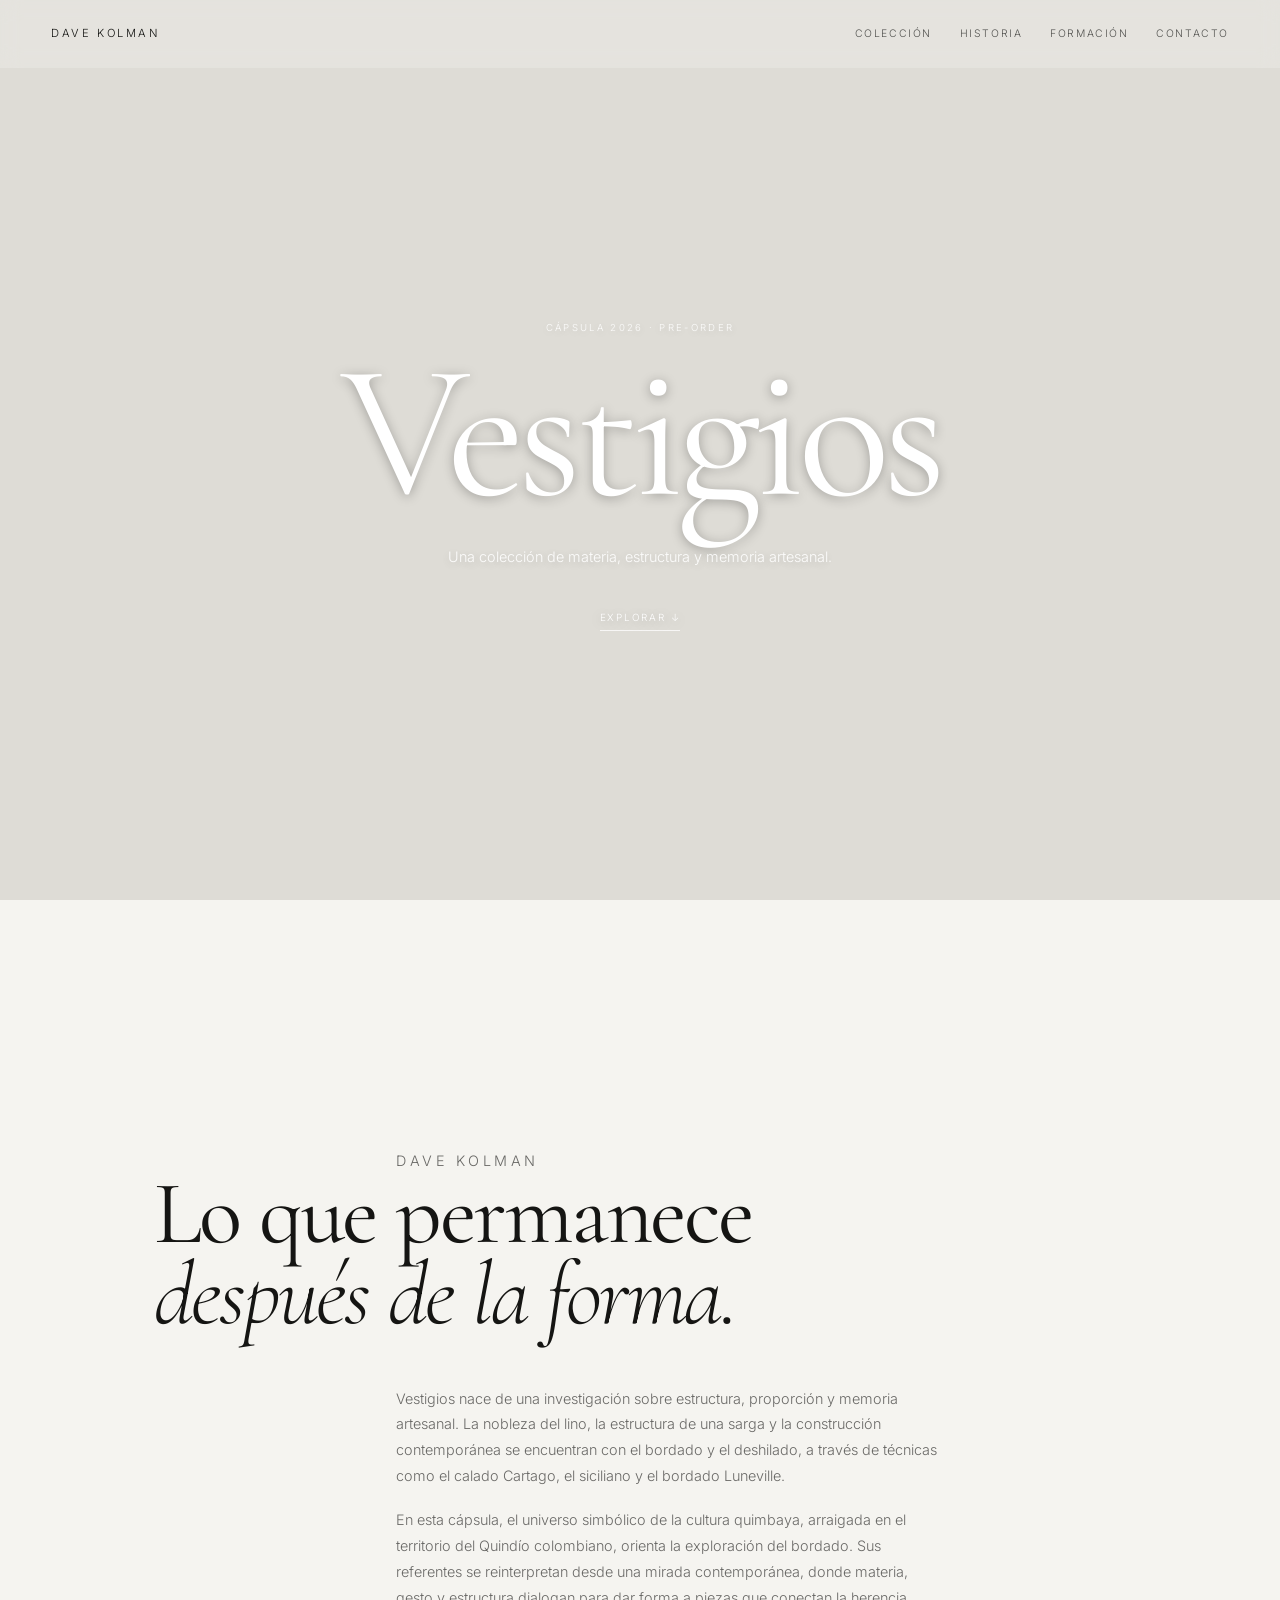
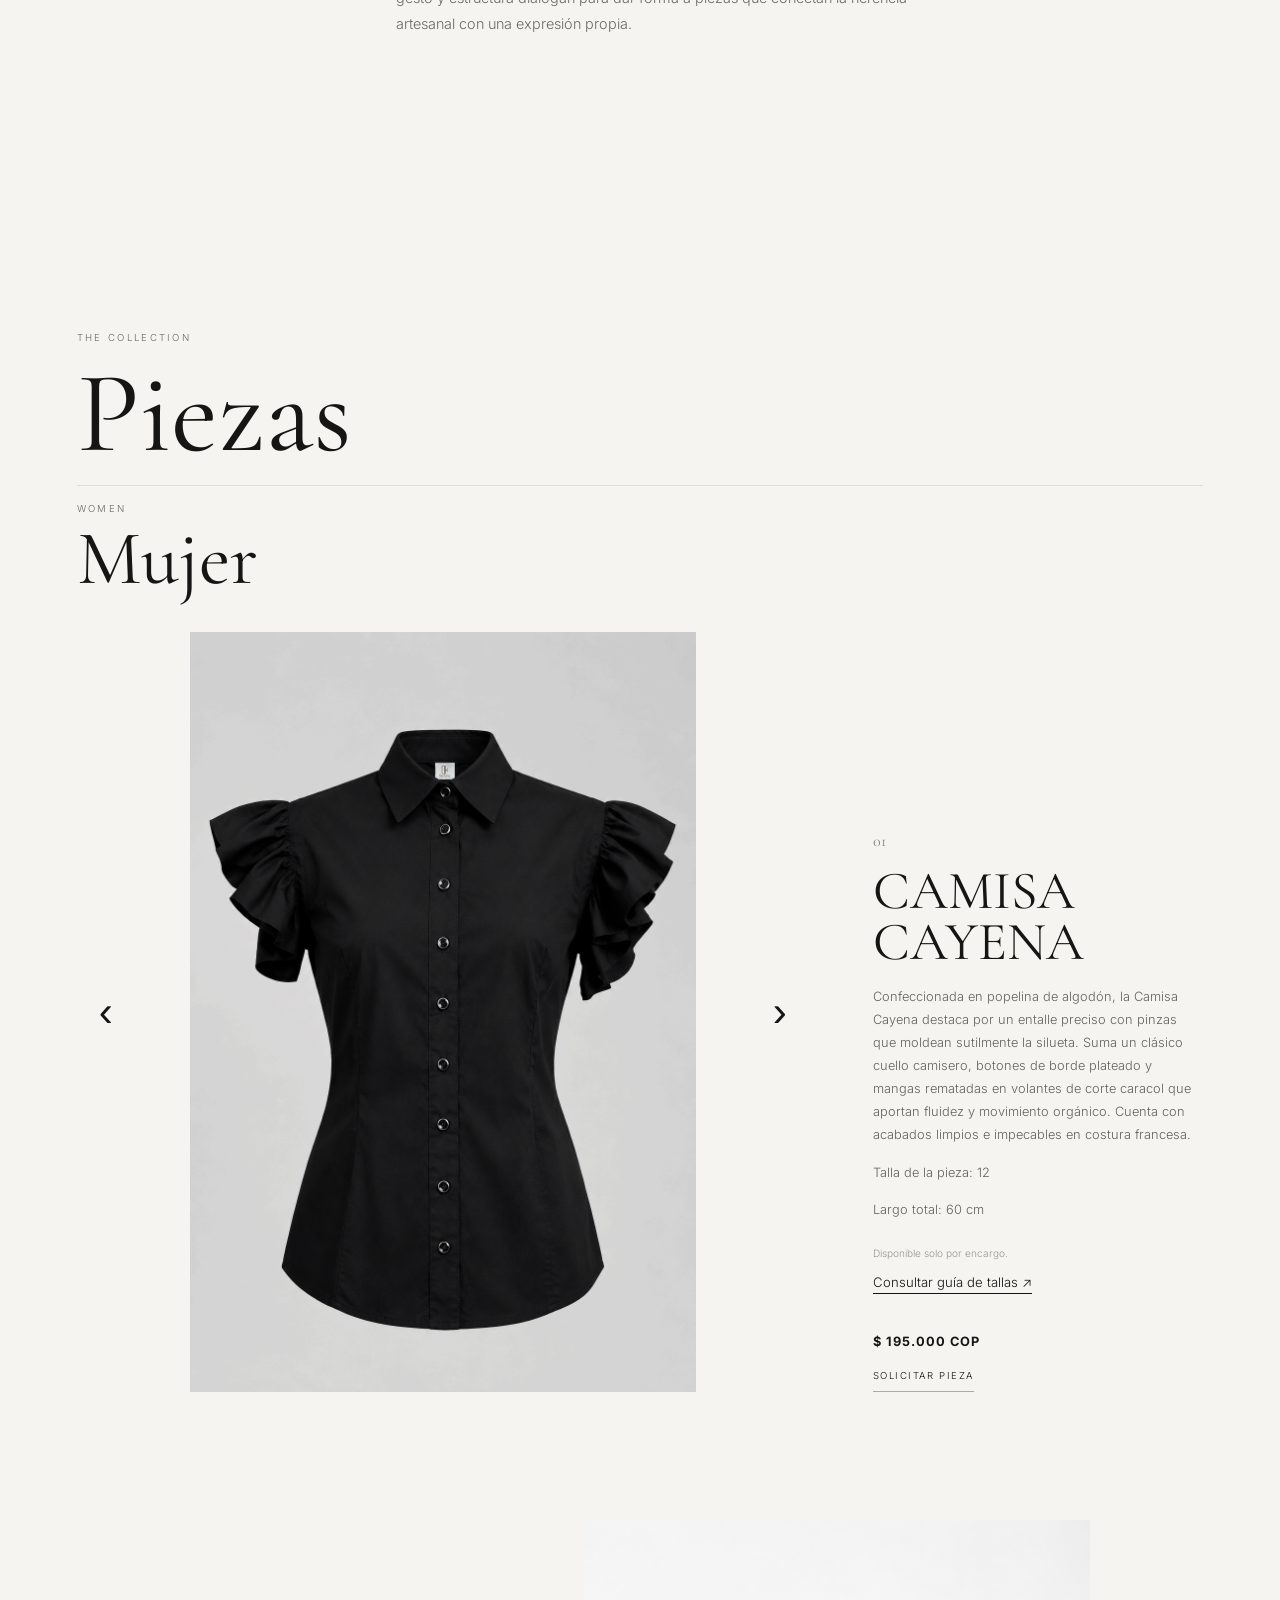
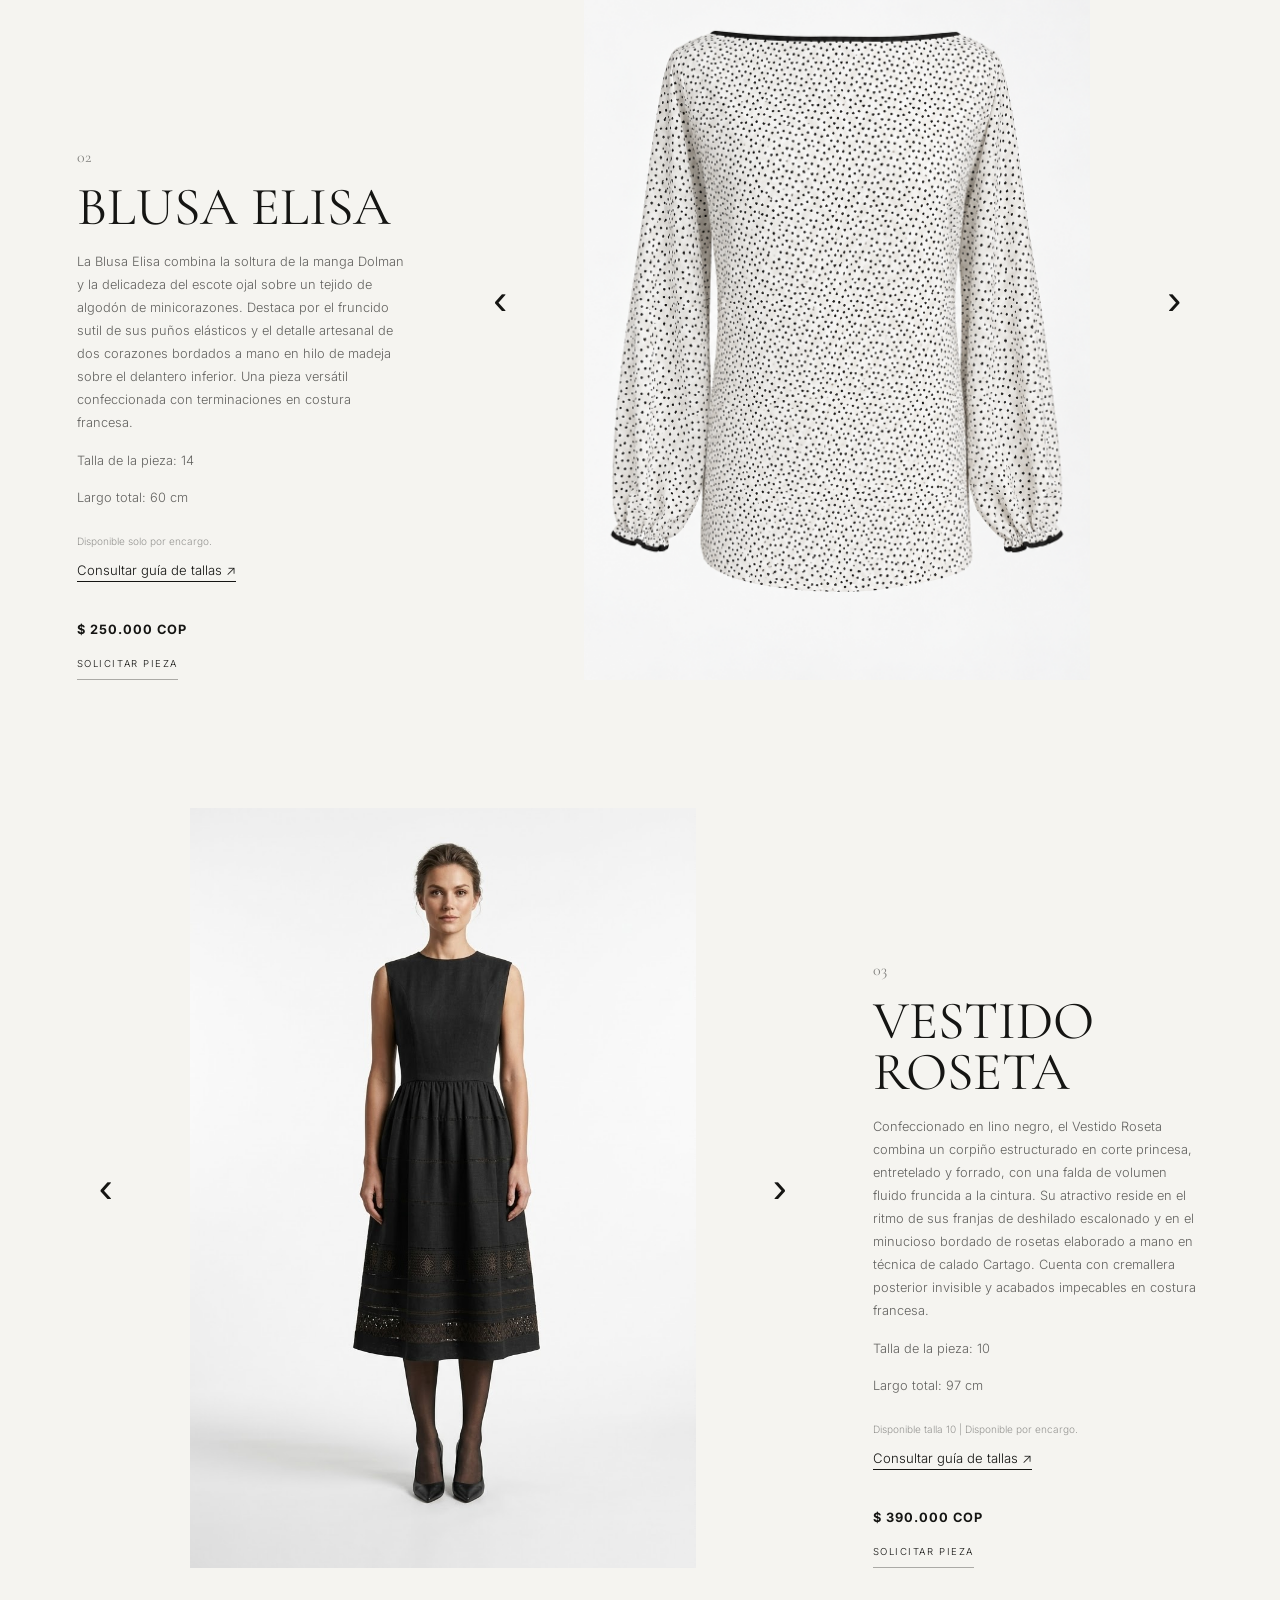
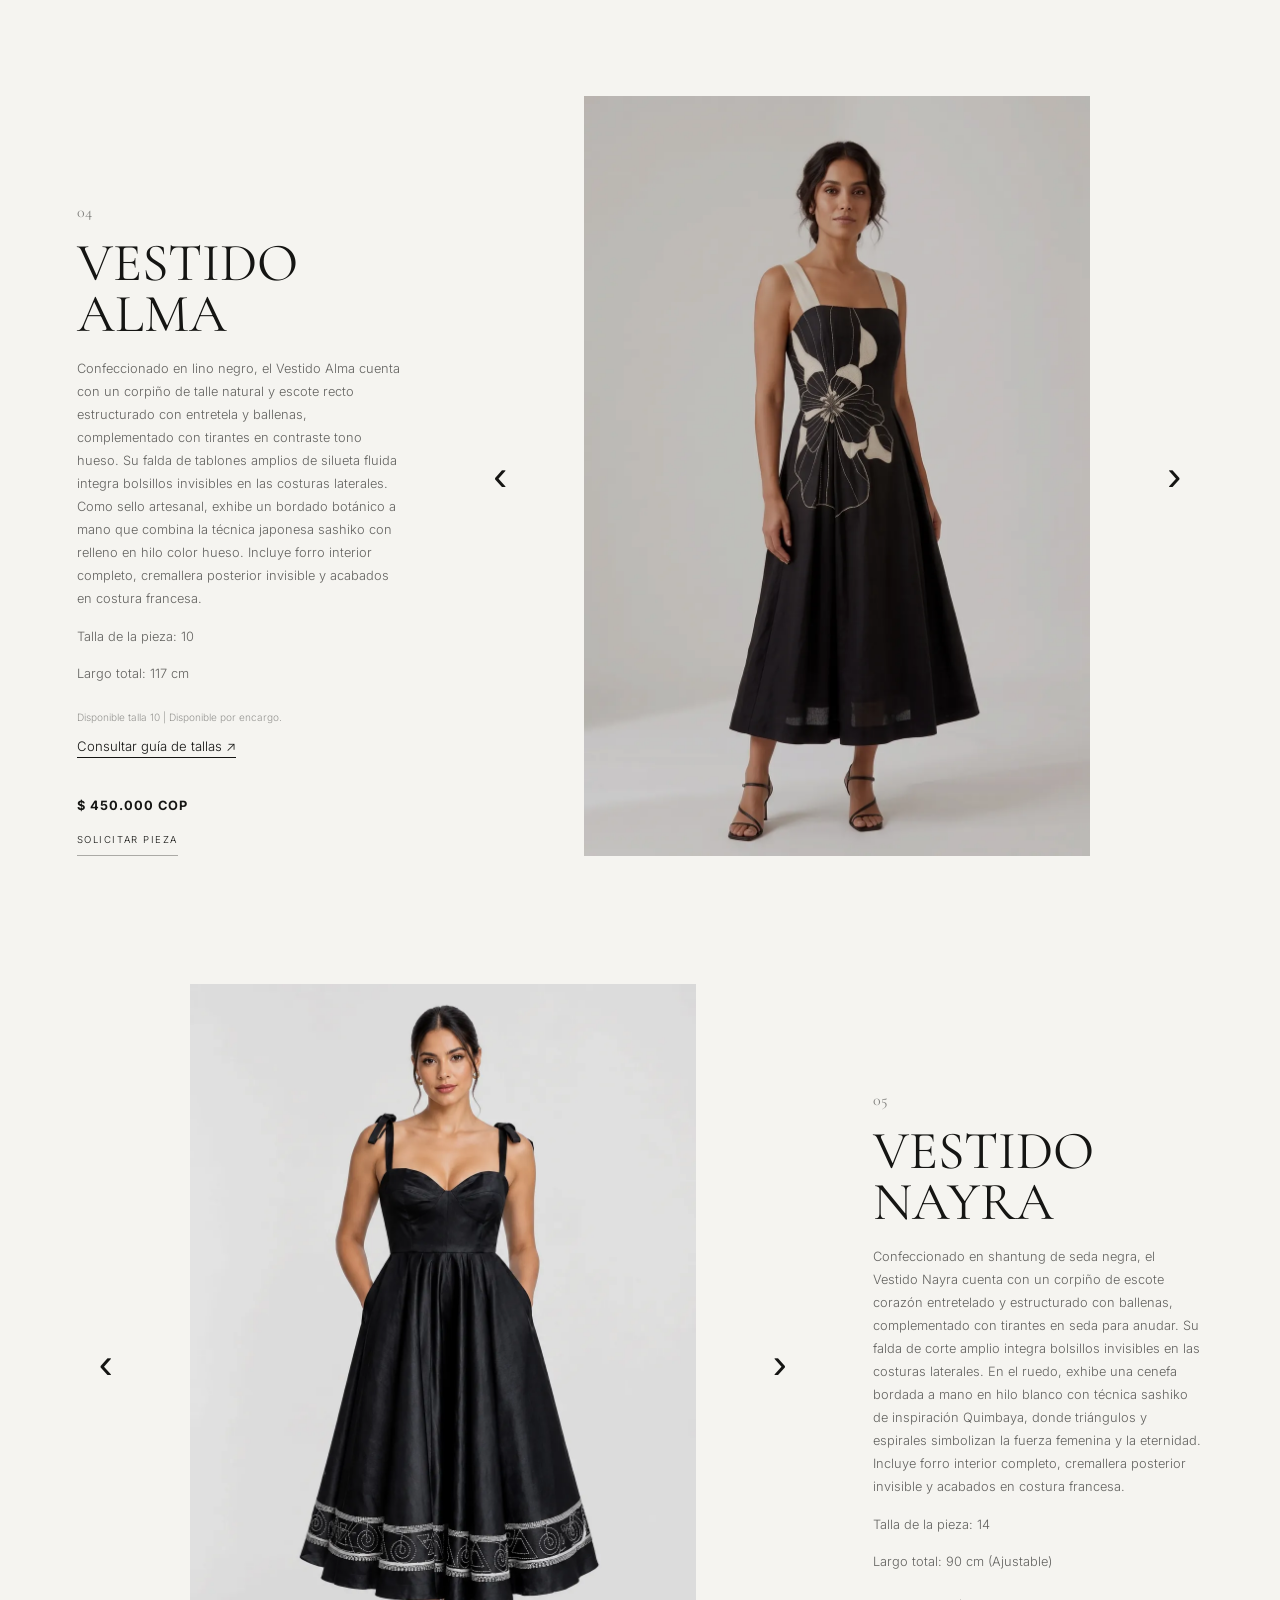
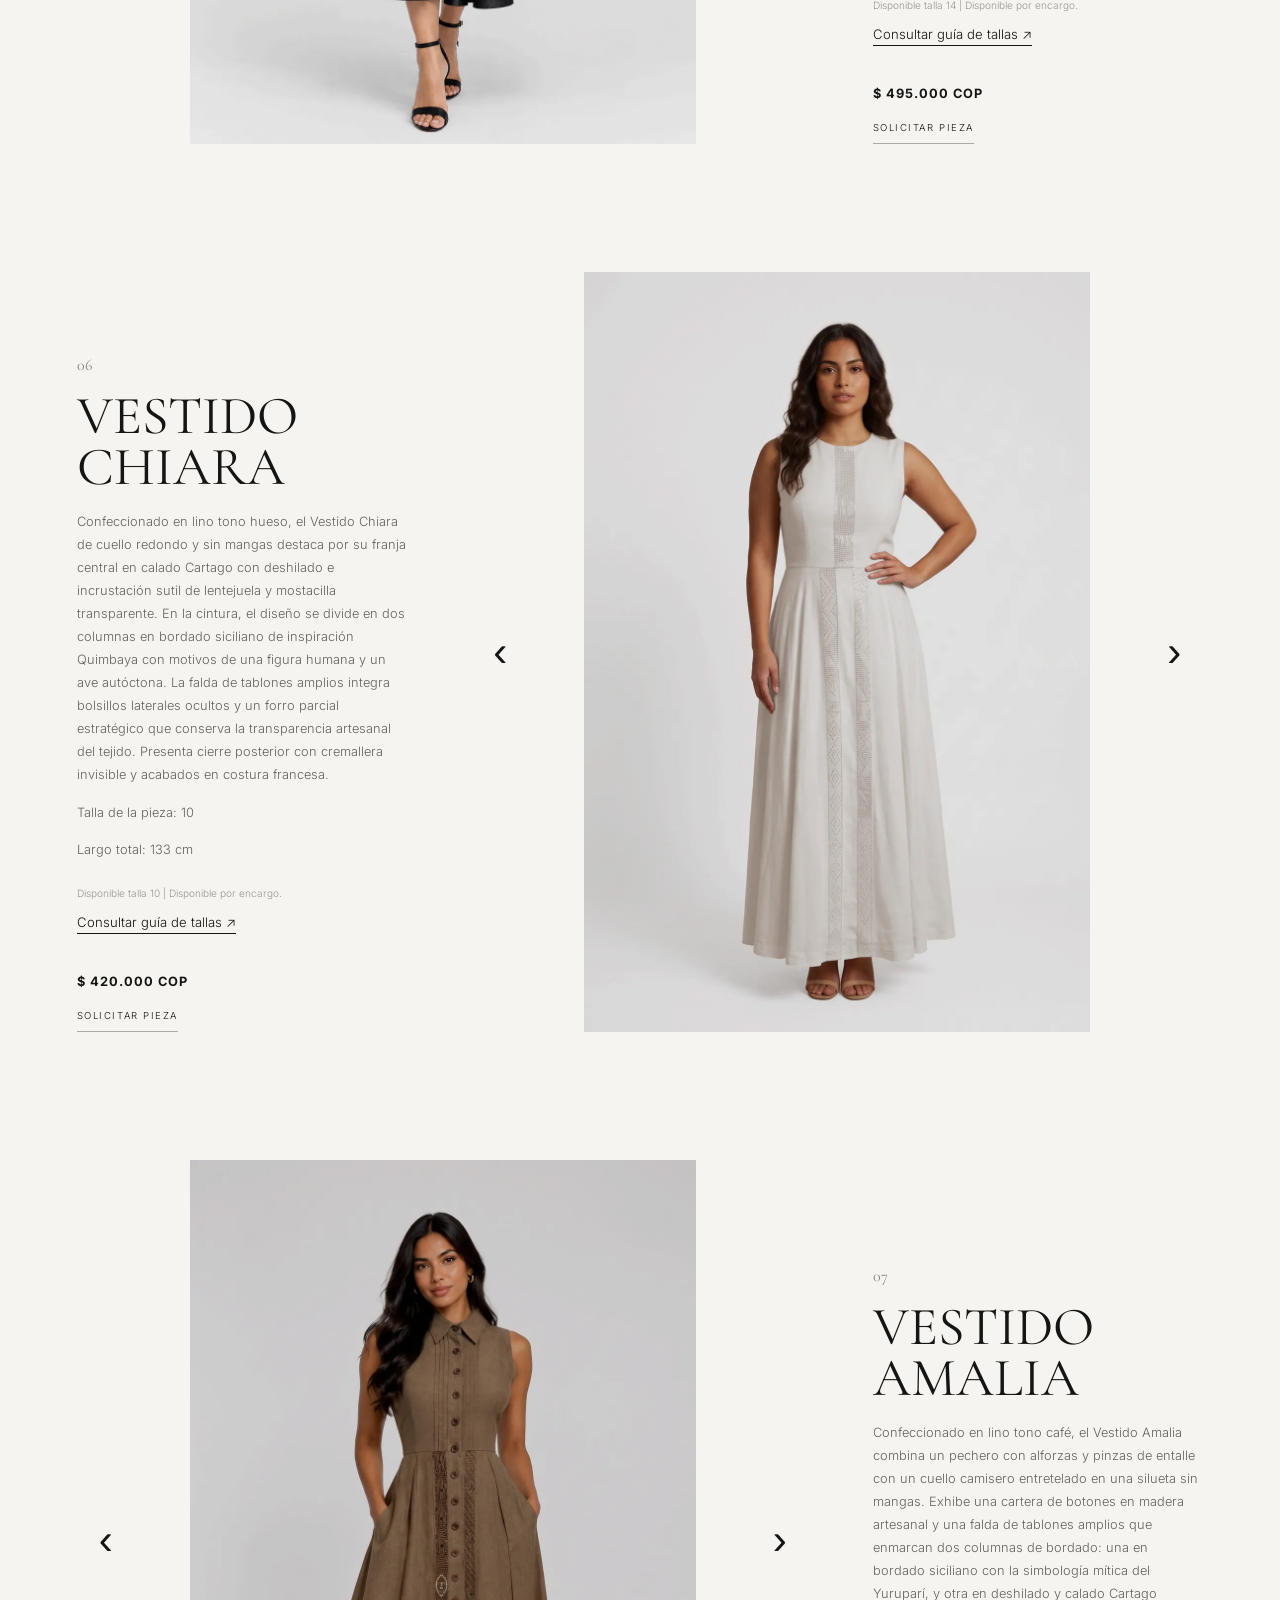
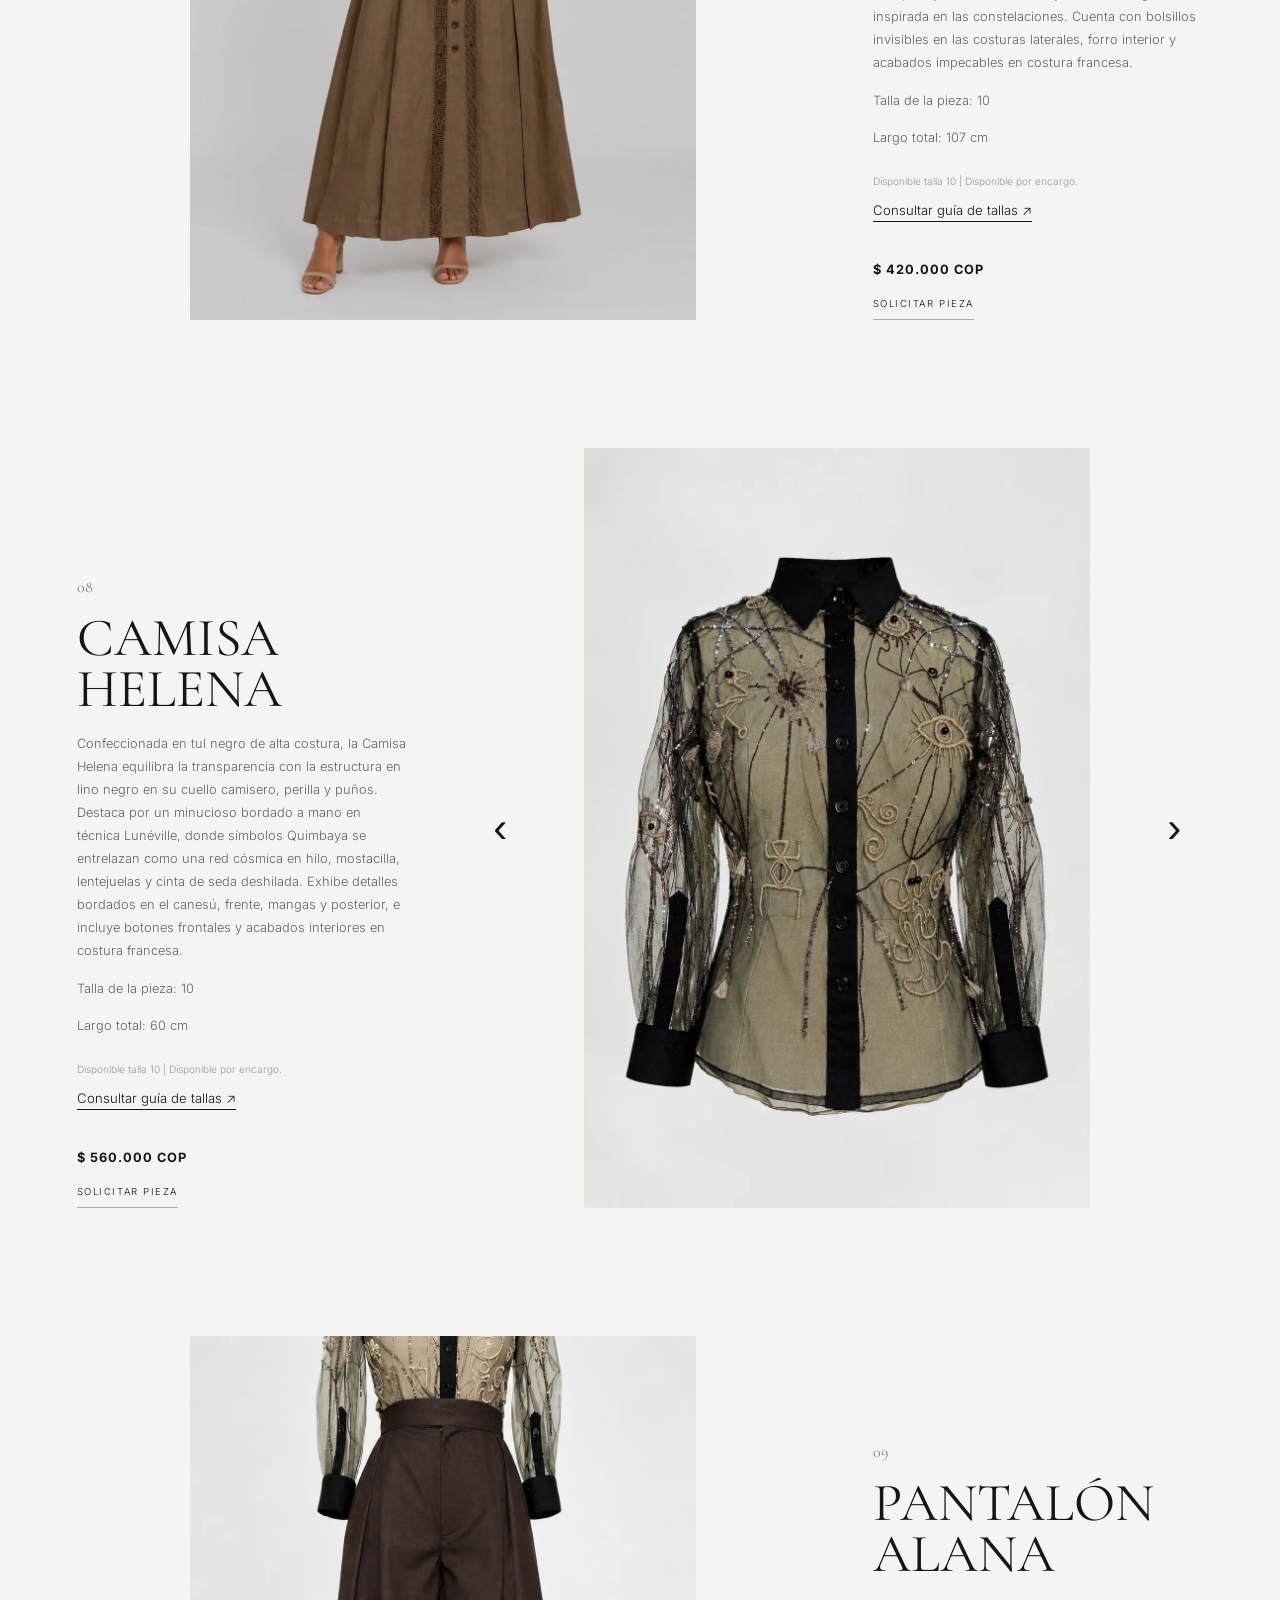
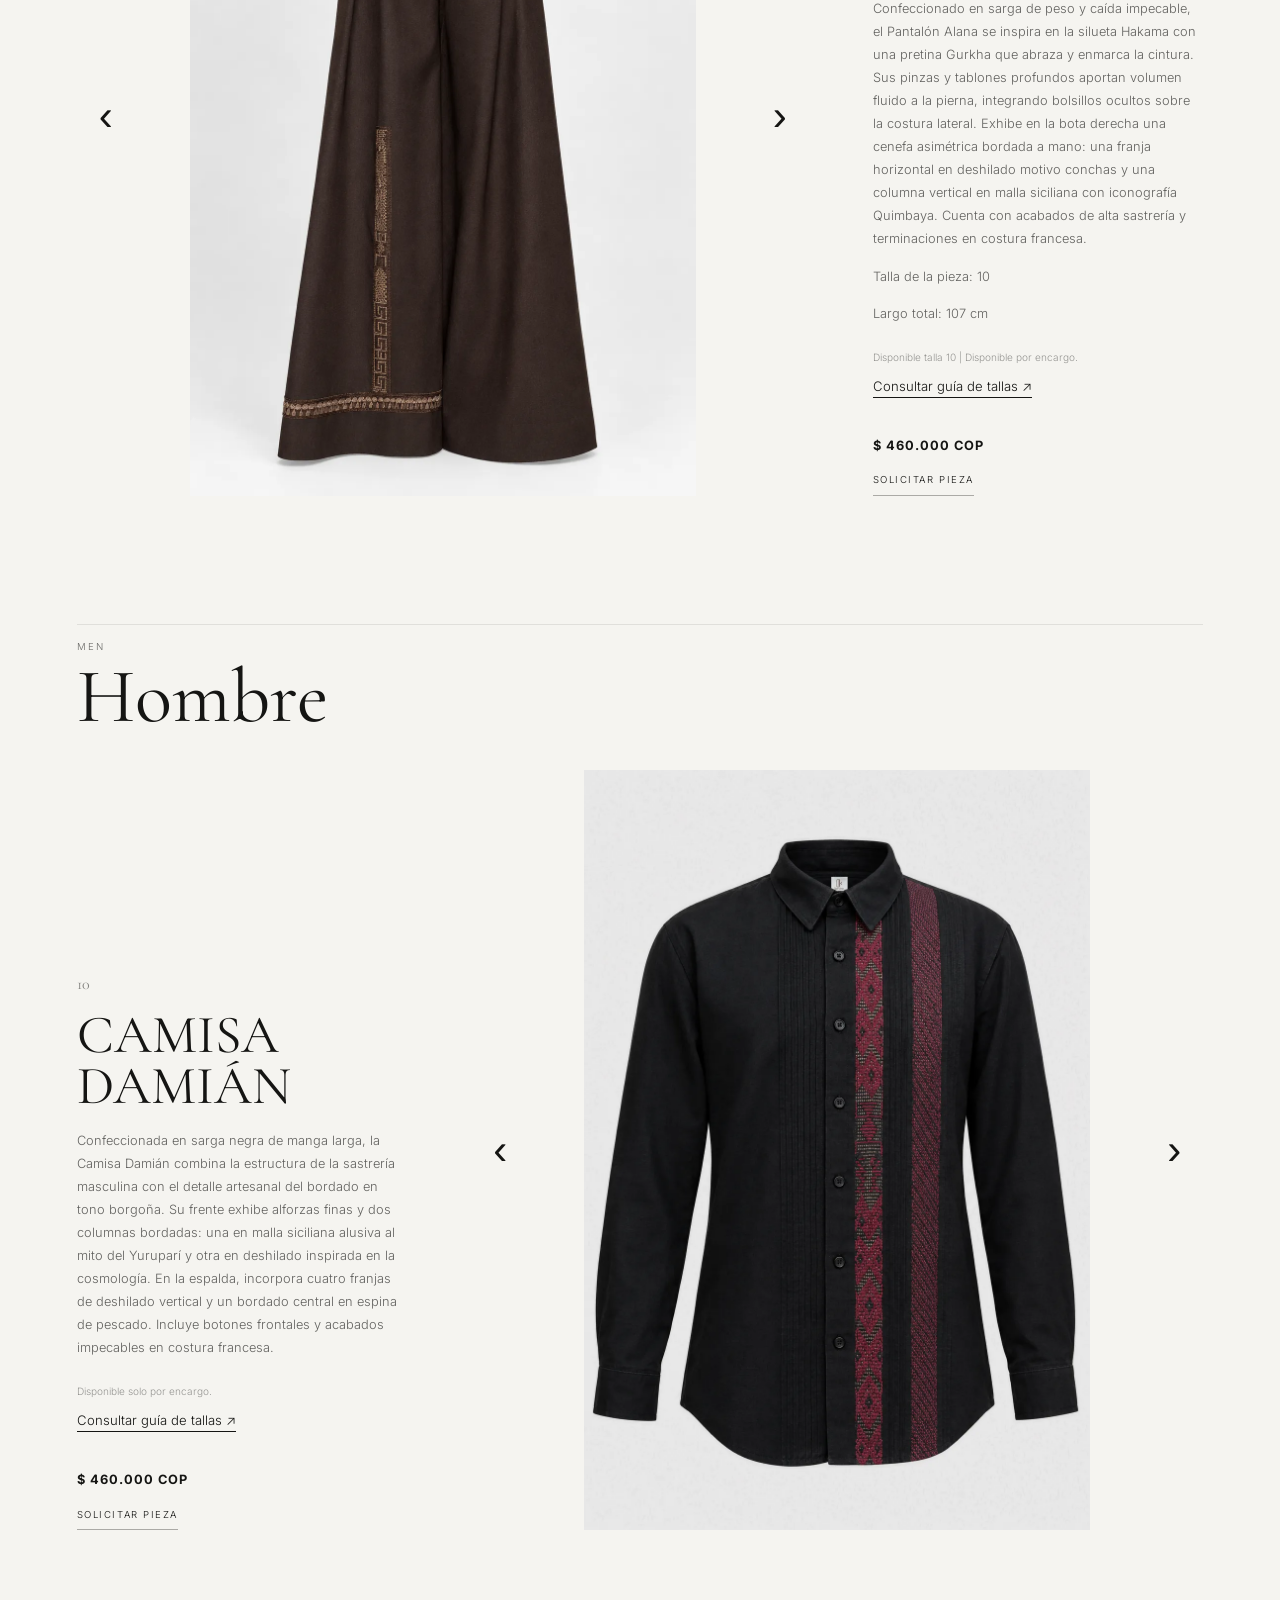
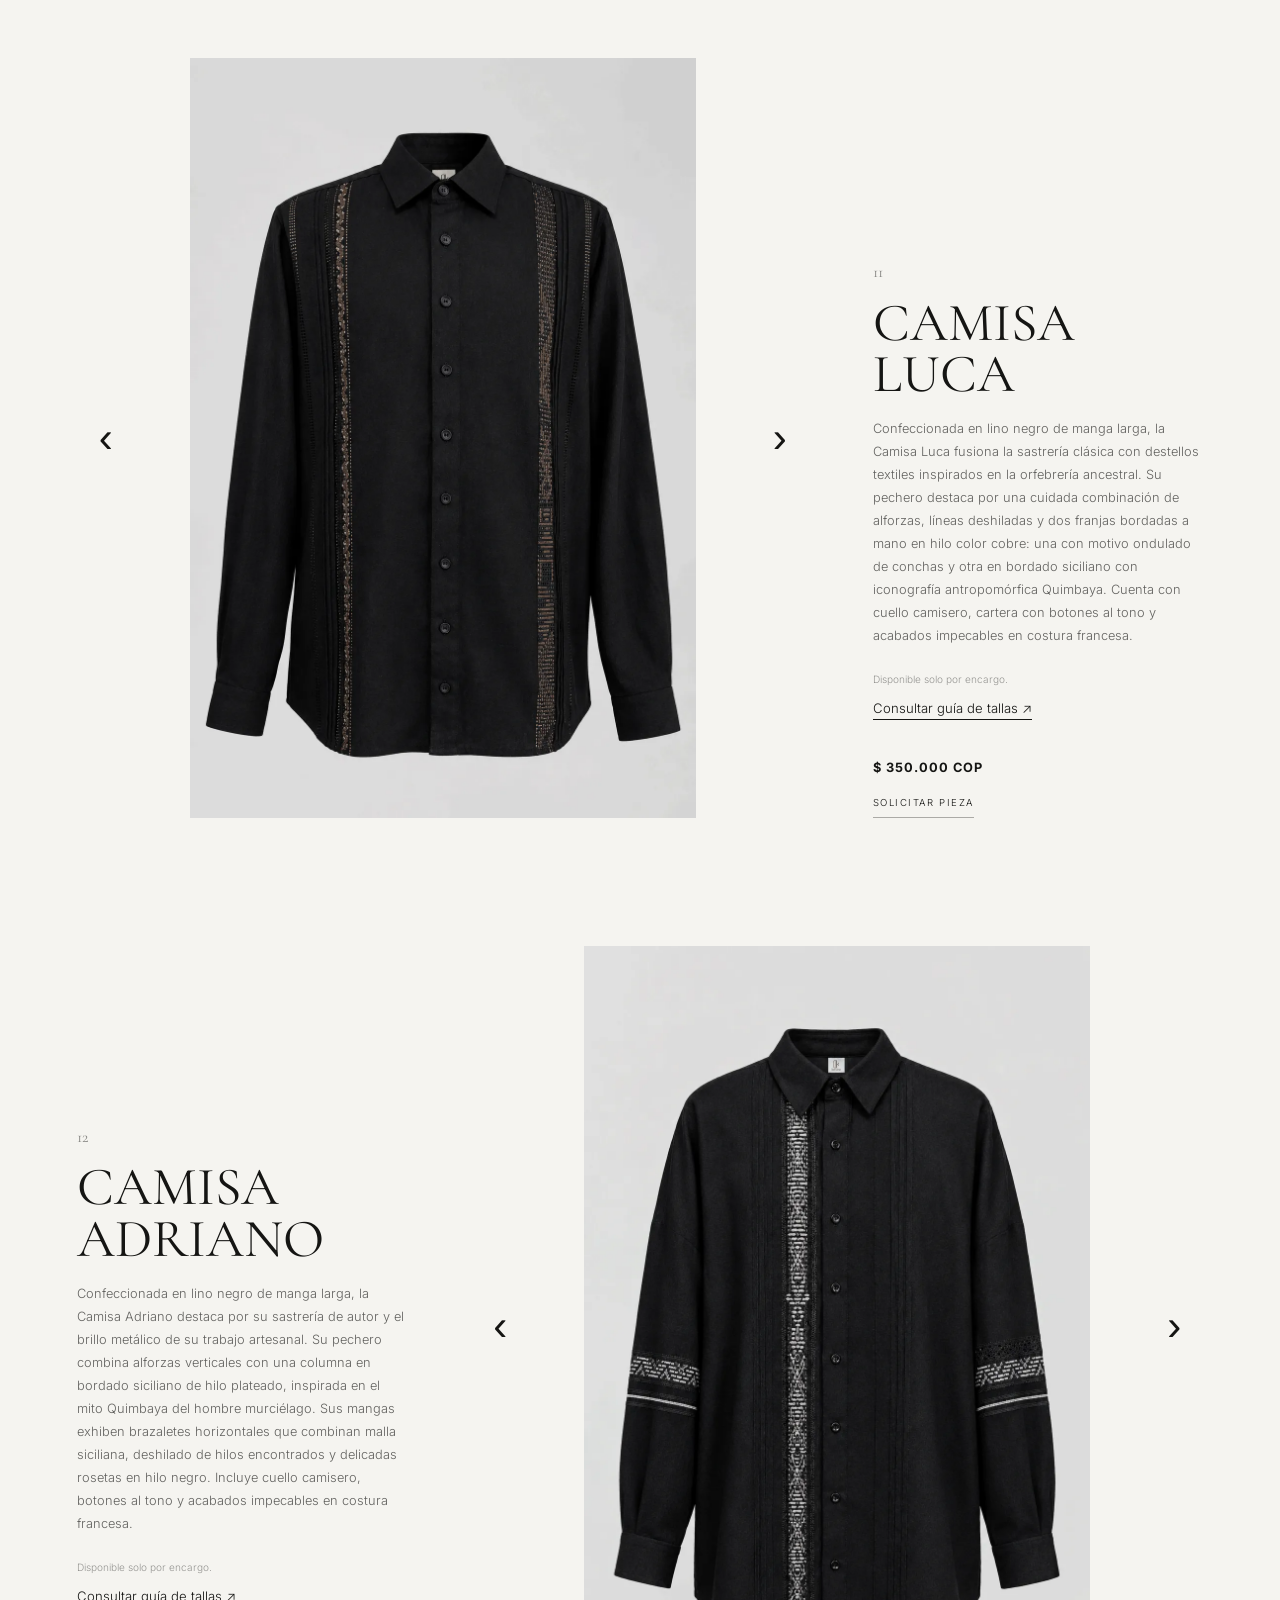
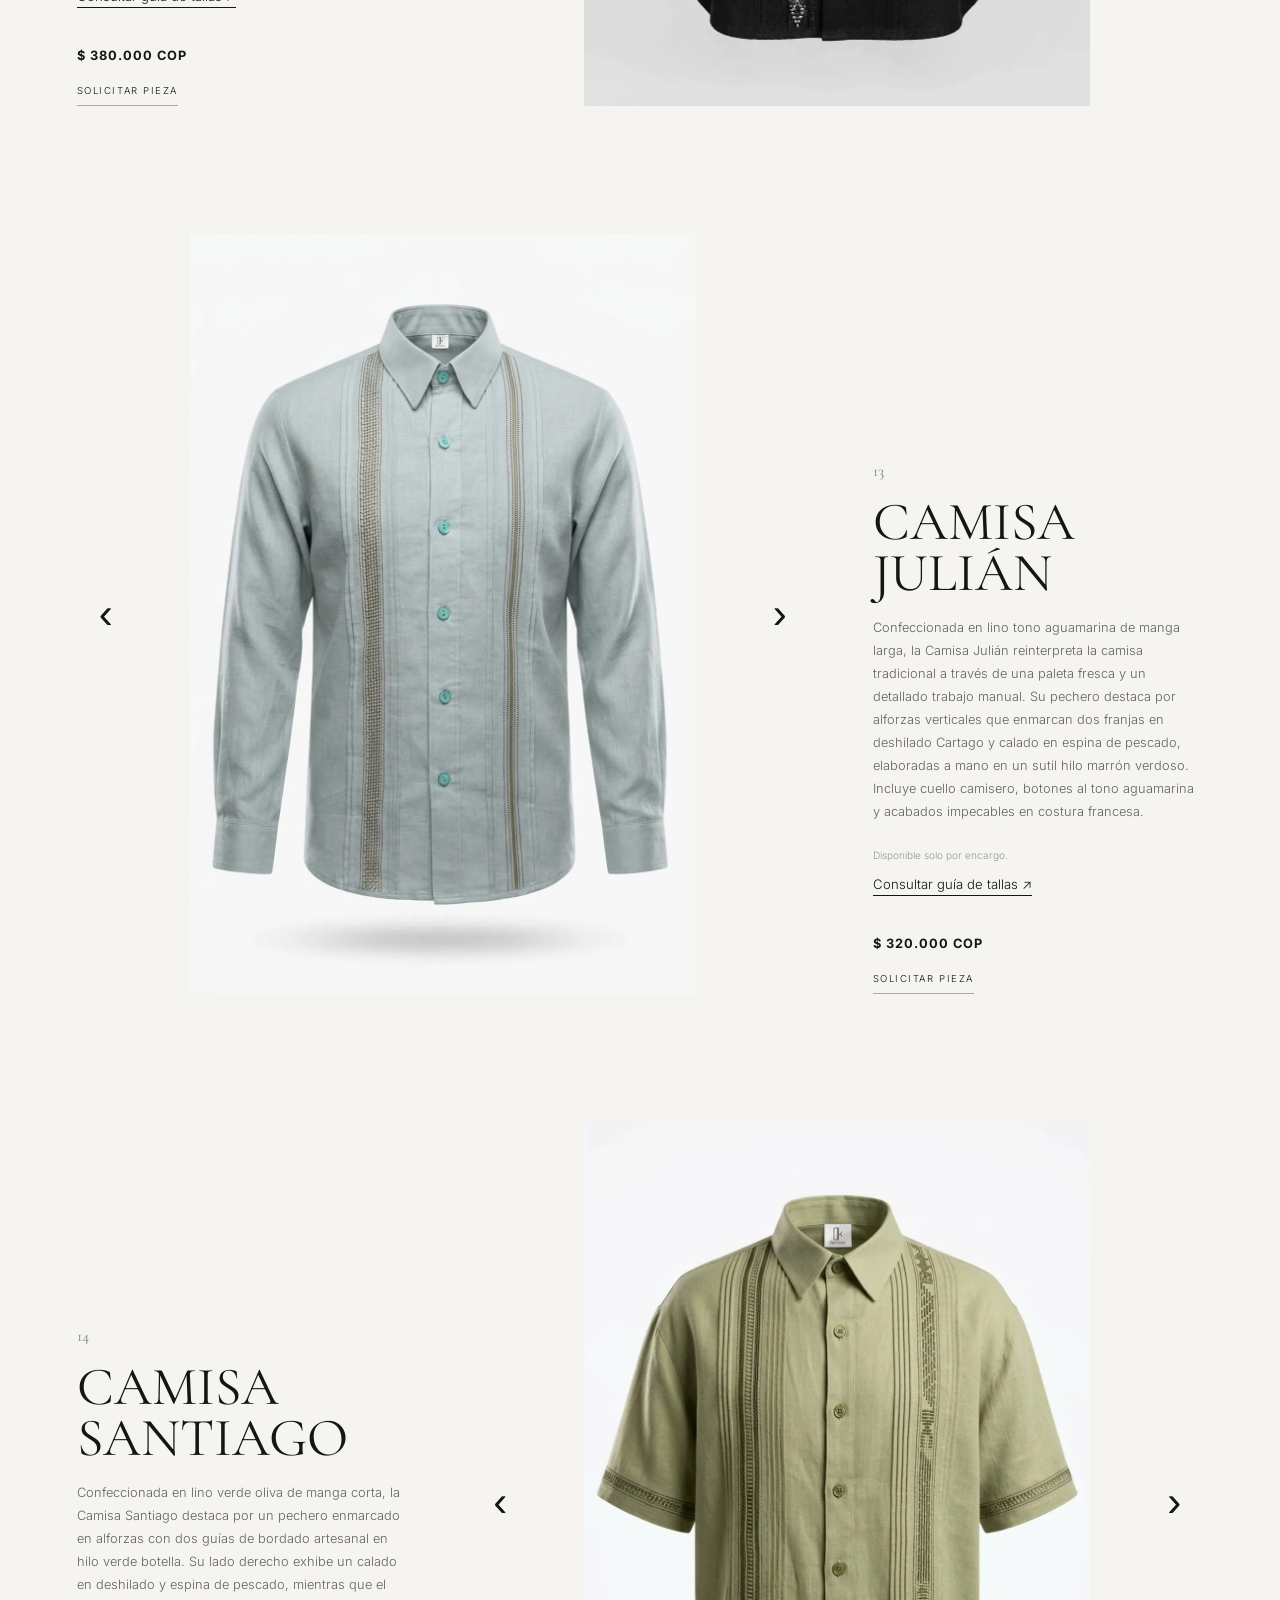
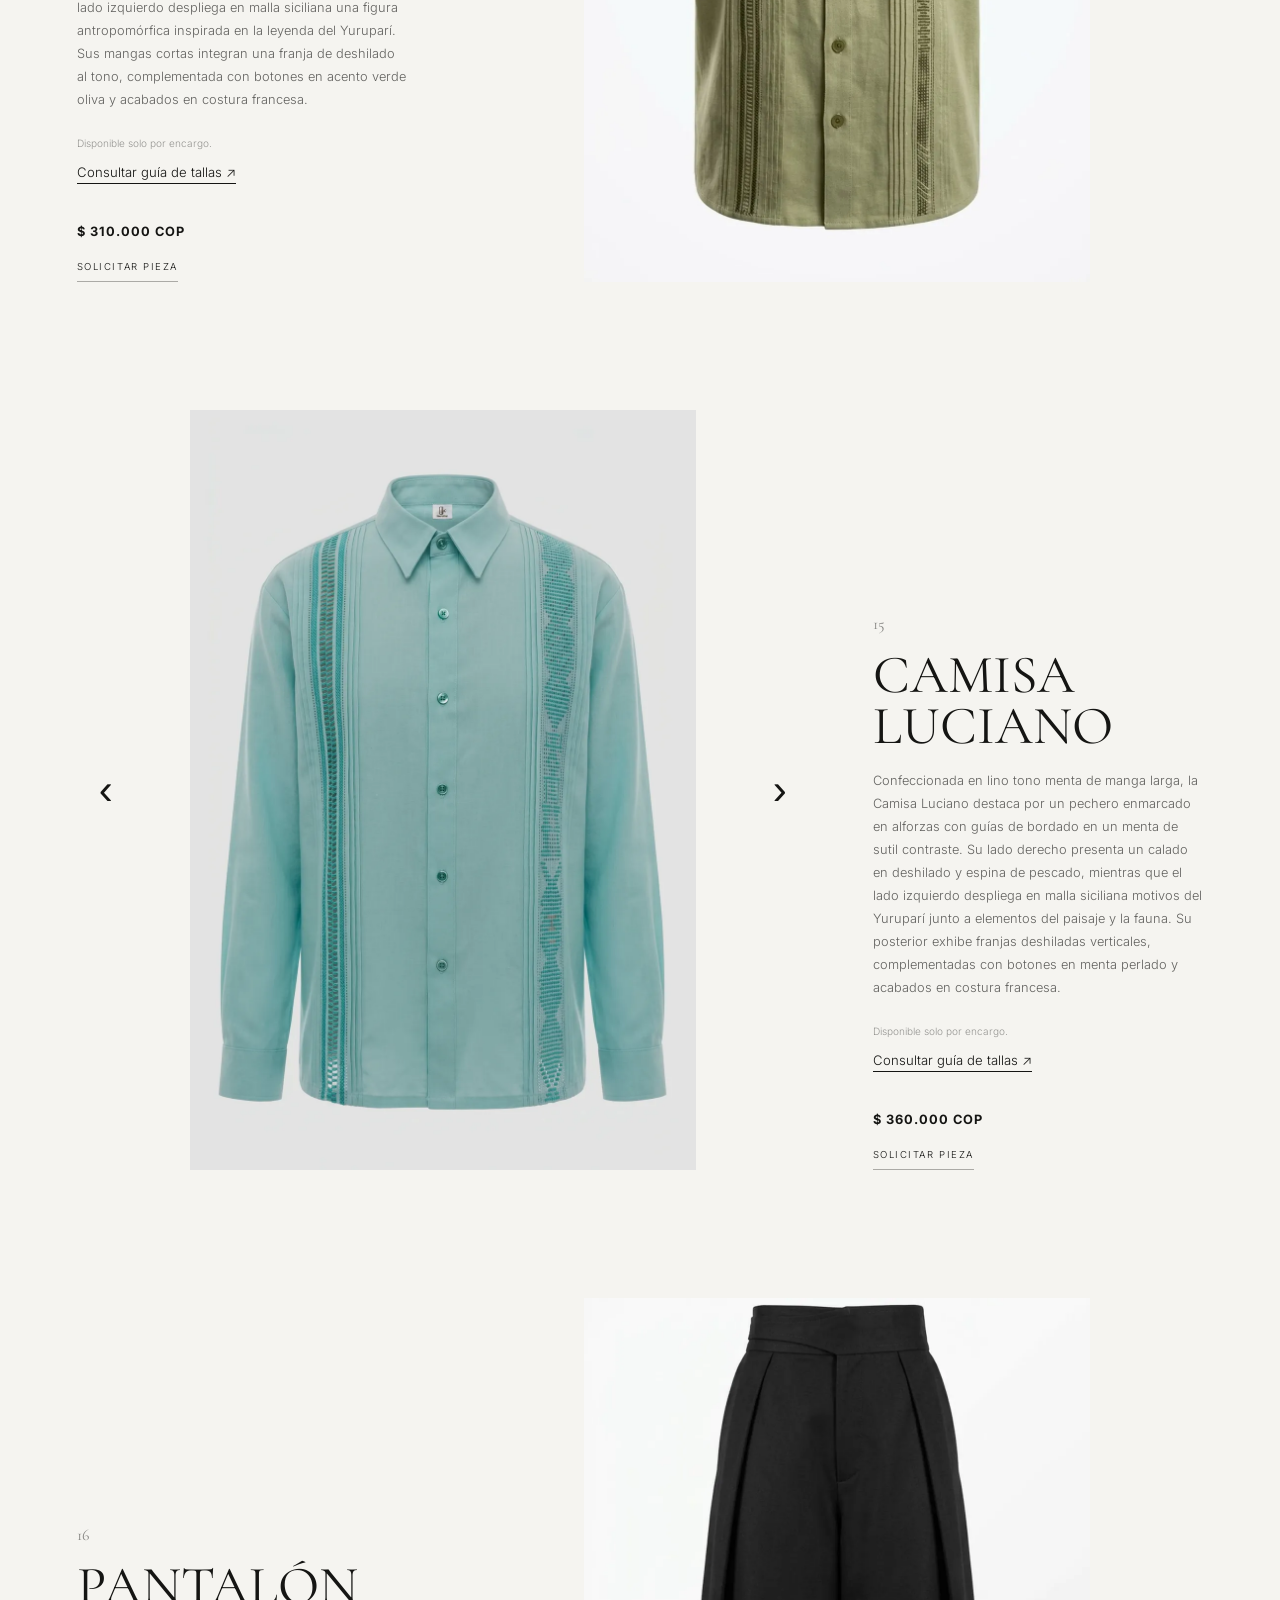
<file: index.html>
<!doctype html>
<html lang="es">

<head>
  <meta charset="utf-8">
  <meta name="viewport" content="width=device-width, initial-scale=1">

  <title>Dave Kolman — Vestigios</title>
  <meta name="description" content="Dave Kolman — Vestigios, cápsula 2026.">
  <meta name="theme-color" content="#f5f4f0">

  <link rel="preconnect" href="https://fonts.googleapis.com">
  <link rel="preconnect" href="https://fonts.gstatic.com" crossorigin>

  <link href="https://fonts.googleapis.com/css2?family=Cormorant+Garamond:wght@300;400;500;600&family=Inter:wght@300;400;500&display=swap" rel="stylesheet">

  <link rel="icon" type="image/png" sizes="32x32" href="favicon.png?v=4">
  <link rel="icon" type="image/png" sizes="192x192" href="favicon.png?v=4">
  <link rel="shortcut icon" type="image/png" href="favicon.png?v=4">

  <link rel="stylesheet" href="style.css?v=16">

  <!-- Estilos de la guía de tallas -->
  <style>
    .size-guide-link {
      display: inline-block;
      margin: 10px 0 16px;
      padding: 0;
      border: 0;
      border-bottom: 1px solid currentColor;
      background: none;
      color: inherit;
      font: inherit;
      font-size: 0.82rem;
      text-align: left;
      cursor: pointer;
    }

    .size-guide-link:hover {
      opacity: 0.65;
    }

    .size-guide-link:focus-visible,
    .size-guide-close:focus-visible,
    .size-guide-tab:focus-visible {
      outline: 2px solid currentColor;
      outline-offset: 4px;
    }

    .size-guide-overlay {
      position: fixed;
      inset: 0;
      z-index: 10000;
      display: none;
      align-items: center;
      justify-content: center;
      padding: 20px;
      background: rgba(20, 19, 17, 0.65);
      backdrop-filter: blur(3px);
      -webkit-backdrop-filter: blur(3px);
    }

    .size-guide-overlay.is-open {
      display: flex;
    }

    .size-guide-dialog {
      position: relative;
      width: min(100%, 720px);
      max-height: 85vh;
      max-height: 85dvh;
      overflow-y: auto;
      padding: clamp(24px, 5vw, 44px);
      background: #f5f4f0;
      color: #292722;
      box-shadow: 0 20px 70px rgba(0, 0, 0, 0.2);
      animation: sizeGuideAppear 0.2s ease-out;
    }

    .size-guide-close {
      position: absolute;
      top: 16px;
      right: 18px;
      display: grid;
      place-items: center;
      width: 36px;
      height: 36px;
      border: 1px solid rgba(41, 39, 34, 0.25);
      border-radius: 50%;
      background: transparent;
      color: inherit;
      font: inherit;
      font-size: 23px;
      line-height: 1;
      cursor: pointer;
    }

    .size-guide-eyebrow {
      margin: 0 45px 10px 0;
      font-family: "Inter", sans-serif;
      font-size: 0.68rem;
      letter-spacing: 0.14em;
      text-transform: uppercase;
    }

    .size-guide-title {
      margin: 0 35px 12px 0;
      font-family: "Cormorant Garamond", serif;
      font-size: clamp(2rem, 5vw, 3rem);
      font-weight: 400;
      line-height: 1.05;
    }

    .size-guide-intro {
      margin: 0 0 24px;
      font-family: "Inter", sans-serif;
      font-size: 0.85rem;
      line-height: 1.7;
      color: #5e5a53;
    }

    .size-guide-tabs {
      display: flex;
      flex-wrap: wrap;
      gap: 24px;
      margin: 0 0 24px;
      border-bottom: 1px solid #d8d4cc;
    }

    .size-guide-tab {
      position: relative;
      padding: 0 0 12px;
      border: 0;
      background: transparent;
      color: #777168;
      font-family: "Inter", sans-serif;
      font-size: 0.76rem;
      letter-spacing: 0.1em;
      cursor: pointer;
    }

    .size-guide-tab[aria-selected="true"] {
      color: #292722;
    }

    .size-guide-tab[aria-selected="true"]::after {
      position: absolute;
      right: 0;
      bottom: -1px;
      left: 0;
      height: 2px;
      background: #292722;
      content: "";
    }

    .size-guide-panel[hidden],
    .size-guide-subpanel[hidden] {
      display: none;
    }

    .size-guide-panel h3,
    .size-guide-subpanel h3 {
      margin: 0 0 8px;
      font-family: "Cormorant Garamond", serif;
      font-size: 1.65rem;
      font-weight: 400;
    }

    .size-guide-panel > p,
    .size-guide-subpanel > p {
      margin: 0 0 18px;
      font-family: "Inter", sans-serif;
      font-size: 0.8rem;
      line-height: 1.65;
      color: #5e5a53;
    }

    .size-guide-table-wrap {
      width: 100%;
      overflow-x: auto;
      margin: 0 0 18px;
    }

    .size-guide-table {
      width: 100%;
      border-collapse: collapse;
      font-family: "Inter", sans-serif;
      font-size: 0.82rem;
      text-align: left;
    }

    .size-guide-table th,
    .size-guide-table td {
      padding: 13px 10px;
      border-bottom: 1px solid #d8d4cc;
      white-space: nowrap;
    }

    .size-guide-table th {
      font-weight: 500;
      border-top: 1px solid #bcb6ab;
    }

    .size-guide-table td:first-child,
    .size-guide-table th:first-child {
      padding-left: 0;
    }

    .size-guide-note {
      margin: 18px 0 0;
      font-family: "Inter", sans-serif;
      font-size: 0.76rem;
      line-height: 1.7;
      color: #5e5a53;
    }

    .size-guide-subtabs {
      margin-top: 24px;
      gap: 22px;
    }

    .size-guide-table thead small {
      font-size: 0.7rem;
      font-weight: 400;
      letter-spacing: 0;
    }

    body.size-guide-open {
      overflow: hidden;
    }

    @keyframes sizeGuideAppear {
      from {
        opacity: 0;
        transform: translateY(8px);
      }

      to {
        opacity: 1;
        transform: translateY(0);
      }
    }

    @media (max-width: 480px) {
      .size-guide-overlay {
        padding: 12px;
      }

      .size-guide-dialog {
        max-height: 90vh;
        max-height: 90dvh;
        padding: 26px 20px;
      }

      .size-guide-tabs {
        gap: 20px;
      }

      .size-guide-table {
        font-size: 0.75rem;
      }

      .size-guide-table th,
      .size-guide-table td {
        padding: 12px 8px;
      }
    }

    @media (prefers-reduced-motion: reduce) {
      .size-guide-dialog {
        animation: none;
      }
    }
  </style>
</head>

<body>

<header class="site-header">
  <a class="brand" href="#top">DAVE KOLMAN</a>

  <button
    class="menu-toggle"
    type="button"
    aria-label="Abrir menú"
    aria-expanded="false"
    aria-controls="main-nav"
  >
    <span></span>
    <span></span>
    <span></span>
  </button>

  <nav id="main-nav">
    <a href="#coleccion">Colección</a>
    <a href="#historia">Historia</a>
    <a href="#formacion">Formación</a>
    <a href="#contacto">Contacto</a>
  </nav>
</header>

<main id="top">

  <!-- HERO -->
  <section class="hero">
    <div class="hero-media">
      <video
        id="hero-video"
        autoplay
        muted
        loop
        playsinline
        webkit-playsinline
        preload="auto"
        disablepictureinpicture
        controlslist="nodownload noplaybackrate noremoteplayback"
        src="vestigios-nuevo.mp4"
      ></video>
    </div>

    <div class="hero-text">
      <p class="eyebrow">CÁPSULA 2026 · PRE-ORDER</p>
      <h1>Vestigios</h1>
      <p>Una colección de materia, estructura y memoria artesanal.</p>
      <a class="button" href="#coleccion">Explorar ↓</a>
    </div>
  </section>

  <!-- HISTORIA -->
  <section class="intro" id="historia">
    <p class="eyebrow">DAVE KOLMAN</p>

    <h2>
      Lo que permanece<br>
      <i>después de la forma.</i>
    </h2>

    <p>
      Vestigios nace de una investigación sobre estructura,
      proporción y memoria artesanal. La nobleza del lino,
      la estructura de una sarga y la construcción
      contemporánea se encuentran con el bordado y el
      deshilado, a través de técnicas como el calado
      Cartago, el siciliano y el bordado Luneville.
    </p>

    <p>
      En esta cápsula, el universo simbólico de la cultura
      quimbaya, arraigada en el territorio del Quindío
      colombiano, orienta la exploración del bordado.
      Sus referentes se reinterpretan desde una mirada
      contemporánea, donde materia, gesto y estructura
      dialogan para dar forma a piezas que conectan la
      herencia artesanal con una expresión propia.
    </p>
  </section>

  <!-- COLECCIÓN -->
  <section class="collection" id="coleccion">

    <div class="heading">
      <p class="eyebrow">THE COLLECTION</p>
      <h2>Piezas</h2>
    </div>

    <!-- MUJER -->
    <div class="collection-section-title">
      <p class="eyebrow">WOMEN</p>
      <h2>Mujer</h2>
    </div>

    <!-- PIEZA 01 -->
    <article class="look">
      <div class="photo gallery" data-gallery="pieza01">
        <button class="gallery-arrow prev" type="button" aria-label="Imagen anterior">‹</button>

        <div class="gallery-track">
          <img src="pieza-01-1.webp" alt="Pieza 01 — vista frontal">
          <img src="pieza-01-2.webp" alt="Pieza 01 — vista posterior">
          <img src="pieza-01-3.webp" alt="Pieza 01 — vista lateral">
          
<!-- VIDEO OPCIONAL — PIEZA 01
     Para activarlo: elimina los comentarios HTML
     y sustituye el nombre del archivo por el video real.

<div class="gallery-video-slide">
  <video
    class="gallery-optional-video"
    playsinline
    preload="metadata"
  >
    <source src="VIDEO-PIEZA-01.mp4" type="video/mp4">
  </video>
  <button
    class="gallery-video-play"
    type="button"
  >▶</button>
</div>
-->

        </div>

        <button class="gallery-arrow next" type="button" aria-label="Siguiente imagen">›</button>
      </div>

      <div class="copy">
        <span>01</span>
        <h3>CAMISA CAYENA</h3>
        <p>
          Confeccionada en popelina de algodón,
          la Camisa Cayena destaca por un entalle preciso con pinzas
          que moldean sutilmente la silueta.

          Suma un clásico cuello camisero,
          botones de borde plateado y mangas rematadas en volantes de corte caracol
          que aportan fluidez y movimiento orgánico.

          Cuenta con acabados limpios e impecables en costura francesa.
        </p>

        <p>Talla de la pieza: 12</p>
        <p>Largo total: 60 cm</p>
        <small>Disponible solo por encargo.</small>

        <button class="size-guide-link" type="button" data-size-guide data-size-category="mujer">
          Consultar guía de tallas ↗
        </button>

        <strong class="price">$ 195.000 COP</strong>

        <a class="request" href="https://wa.me/573234338305?text=Hola%2C%20Dave.%20Estoy%20interesado%2Fa%20en%20solicitar%20la%20Pieza%2001%20de%20Vestigios." target="_blank" rel="noopener">Solicitar pieza</a>
      </div>
    </article>

    <!-- PIEZA 02 -->
    <article class="look reverse">
      <div class="photo gallery" data-gallery="pieza02">
        <button class="gallery-arrow prev" type="button" aria-label="Imagen anterior">‹</button>

        <div class="gallery-track">
          <img src="pieza-02-1.webp" alt="Pieza 02 — vista frontal">
          <img src="pieza-02-2.webp" alt="Pieza 02 — vista posterior">
          <img src="pieza-02-3.webp" alt="Pieza 02 — vista lateral">
          <img src="pieza-02-4.webp" alt="Pieza 02 — detalle">
          
<!-- VIDEO OPCIONAL — PIEZA 02
     Para activarlo: elimina los comentarios HTML
     y sustituye el nombre del archivo por el video real.

<div class="gallery-video-slide">
  <video
    class="gallery-optional-video"
    playsinline
    preload="metadata"
  >
    <source src="video-pieza-01.mp4" type="video/mp4">
  </video>
  <button
    class="gallery-video-play"
    type="button"
    aria-label="Abrir video ampliado"
  >▶</button>
</div>
-->

        </div>

        <button class="gallery-arrow next" type="button" aria-label="Siguiente imagen">›</button>
      </div>

      <div class="copy">
        <span>02</span>
        <h3>BLUSA ELISA</h3>
        <p>
          La Blusa Elisa combina la soltura de la manga Dolman
          y la delicadeza del escote ojal
          sobre un tejido de algodón de minicorazones.

          Destaca por el fruncido sutil de sus puños elásticos
          y el detalle artesanal de dos corazones
          bordados a mano en hilo de madeja sobre el delantero inferior.

          Una pieza versátil confeccionada con terminaciones en costura francesa.
        </p>

        <p>Talla de la pieza: 14</p>
        <p>Largo total: 60 cm</p>

        <small>Disponible solo por encargo.</small>

        <button class="size-guide-link" type="button" data-size-guide data-size-category="mujer">
          Consultar guía de tallas ↗
        </button>

        <strong class="price">$ 250.000 COP</strong>

        <a class="request" href="https://wa.me/573234338305?text=Hola%2C%20Dave.%20Estoy%20interesado%2Fa%20en%20solicitar%20la%20Pieza%2002%20de%20Vestigios." target="_blank" rel="noopener">Solicitar pieza</a>
      </div>
    </article>

    <!-- PIEZA 03 -->
    <article class="look">
      <div class="photo gallery" data-gallery="pieza03">
        <button class="gallery-arrow prev" type="button" aria-label="Imagen anterior">‹</button>

        <div class="gallery-track">
          <img src="pieza-03-1.jpg" alt="Pieza 03 — vista frontal">
          <img src="pieza-03-2.jpg" alt="Pieza 03 — vista posterior">
          <img src="pieza-03-3.webp" alt="Pieza 03 — vista lateral">
          <img src="pieza-03-4.webp" alt="Pieza 03 — detalle">
          <img src="pieza-03-5.webp" alt="Pieza 03 — bordado">
          
<- VIDEO OPCIONAL — PIEZA 03
     Para activarlo: elimina los comentarios HTML
     y sustituye el nombre del archivo por el video real.

<div class="gallery-video-slide">
  <video
    class="gallery-optional-video"
    playsinline
    preload="metadata"
  >
    <source src="VIDEO-PIEZA-03.mp4" type="video/mp4">
  </video>
  <button
    class="gallery-video-play"
    type="button"
  >▶</button>
</div>
-->

        </div>

        <button class="gallery-arrow next" type="button" aria-label="Siguiente imagen">›</button>
      </div>

      <div class="copy">
        <span>03</span>
        <h3>VESTIDO ROSETA</h3>
        <p>
          Confeccionado en lino negro,
          el Vestido Roseta combina un corpiño estructurado en corte princesa,
          entretelado y forrado,
          con una falda de volumen fluido fruncida a la cintura.

          Su atractivo reside en el ritmo de sus franjas de deshilado escalonado
          y en el minucioso bordado de rosetas
          elaborado a mano en técnica de calado Cartago.

          Cuenta con cremallera posterior invisible
          y acabados impecables en costura francesa.
        </p>

        <p>Talla de la pieza: 10</p>
        <p>Largo total: 97 cm</p>

        <small>Disponible talla 10 | Disponible por encargo.</small>

        <button class="size-guide-link" type="button" data-size-guide data-size-category="mujer">
          Consultar guía de tallas ↗
        </button>

        <strong class="price">$ 390.000 COP</strong>

        <a class="request" href="https://wa.me/573234338305?text=Hola%2C%20Dave.%20Estoy%20interesado%2Fa%20en%20solicitar%20la%20Pieza%2003%20de%20Vestigios." target="_blank" rel="noopener">Solicitar pieza</a>
      </div>
    </article>

    <!-- PIEZA 04 -->
    <article class="look reverse">
      <div class="photo gallery" data-gallery="pieza04">
        <button class="gallery-arrow prev" type="button" aria-label="Imagen anterior">‹</button>

        <div class="gallery-track">
          <img src="pieza-04-1.webp" alt="Pieza 04 — vista frontal">
          <img src="pieza-04-2.webp" alt="Pieza 04 — vista posterior">
          <img src="pieza-04-3.webp" alt="Pieza 04 — vista lateral">
          <img src="pieza-04-4.webp" alt="Pieza 04 — detalle">
          <img src="pieza-04-5.webp" alt="Pieza 04 — bordado">
          <img src="pieza-04-6.webp" alt="Pieza 04 — detalle de bordado">
          <img src="pieza-04-7.webp" alt="Pieza 04 — detalle de bordado">
          
<- VIDEO OPCIONAL — PIEZA 04
     Para activarlo: elimina los comentarios HTML
     y sustituye el nombre del archivo por el video real.

<div class="gallery-video-slide">
  <video
    class="gallery-optional-video"
    playsinline
    preload="metadata"
  >
    <source src="video-pieza-04.mp4" type="video/mp4">
  </video>
  <button
    class="gallery-video-play"
    type="button"
    aria-label="Abrir video ampliado"
  >▶</button>
</div>
-->

        </div>

        <button class="gallery-arrow next" type="button" aria-label="Siguiente imagen">›</button>
      </div>

      <div class="copy">
        <span>04</span>
        <h3>VESTIDO ALMA</h3>
        <p>
          Confeccionado en lino negro,
          el Vestido Alma cuenta con un corpiño de talle natural
          y escote recto estructurado con entretela y ballenas,
          complementado con tirantes en contraste tono hueso.

          Su falda de tablones amplios de silueta fluida
          integra bolsillos invisibles en las costuras laterales.

          Como sello artesanal, exhibe un bordado botánico a mano
          que combina la técnica japonesa sashiko
          con relleno en hilo color hueso.

          Incluye forro interior completo,
          cremallera posterior invisible y acabados en costura francesa.
        </p>

        <p>Talla de la pieza: 10</p>
        <p>Largo total: 117 cm</p>

        <small>Disponible talla 10 | Disponible por encargo.</small>

        <button class="size-guide-link" type="button" data-size-guide data-size-category="mujer">
          Consultar guía de tallas ↗
        </button>

        <strong class="price">$ 450.000 COP</strong>

        <a class="request" href="https://wa.me/573234338305?text=Hola%2C%20Dave.%20Estoy%20interesado%2Fa%20en%20solicitar%20la%20Pieza%2004%20de%20Vestigios." target="_blank" rel="noopener">Solicitar pieza</a>
      </div>
    </article>

    <!-- PIEZA 05 -->
    <article class="look">
      <div class="photo gallery" data-gallery="pieza05">
        <button class="gallery-arrow prev" type="button" aria-label="Imagen anterior">‹</button>

        <div class="gallery-track">
          <img src="pieza-05-1.webp" alt="Pieza 05 — vista frontal">
          <img src="pieza-05-2.webp" alt="Pieza 05 — vista posterior">
          <img src="pieza-05-3.webp" alt="Pieza 05 — vista lateral">
          <img src="pieza-05-4.webp" alt="Pieza 05 — detalle">
          <img src="pieza-05-5.webp" alt="Pieza 05 — bordado">
          
<- VIDEO OPCIONAL — PIEZA 05
     Para activarlo: elimina los comentarios HTML
     y sustituye el nombre del archivo por el video real.

<div class="gallery-video-slide">
  <video
    class="gallery-optional-video"
    playsinline
    preload="metadata"
  >
    <source src="video-pieza-05.mp4" type="video/mp4">
  </video>
  <button
    class="gallery-video-play"
    type="button"
    aria-label="Abrir video ampliado"
  >▶</button>
</div>
-->

        </div>

        <button class="gallery-arrow next" type="button" aria-label="Siguiente imagen">›</button>
      </div>

      <div class="copy">
        <span>05</span>
        <h3>VESTIDO NAYRA</h3>
        <p>
          Confeccionado en shantung de seda negra,
          el Vestido Nayra cuenta con un corpiño de escote corazón
          entretelado y estructurado con ballenas,
          complementado con tirantes en seda para anudar.

          Su falda de corte amplio
          integra bolsillos invisibles en las costuras laterales.

          En el ruedo, exhibe una cenefa bordada a mano
          en hilo blanco con técnica sashiko de inspiración Quimbaya,
          donde triángulos y espirales simbolizan la fuerza femenina y la eternidad.

          Incluye forro interior completo,
          cremallera posterior invisible y acabados en costura francesa.
        </p>

        <p>Talla de la pieza: 14</p>
        <p>Largo total: 90 cm (Ajustable) </p>

        <small>Disponible talla 14 | Disponible por encargo.</small>

        <button class="size-guide-link" type="button" data-size-guide data-size-category="mujer">
          Consultar guía de tallas ↗
        </button>

        <strong class="price">$ 495.000 COP</strong>

        <a class="request" href="https://wa.me/573234338305?text=Hola%2C%20Dave.%20Estoy%20interesado%2Fa%20en%20solicitar%20la%20Pieza%2005%20de%20Vestigios." target="_blank" rel="noopener">Solicitar pieza</a>
      </div>
    </article>

    <!-- PIEZA 06 -->
    <article class="look reverse">
      <div class="photo gallery" data-gallery="pieza06">
        <button class="gallery-arrow prev" type="button" aria-label="Imagen anterior">‹</button>

        <div class="gallery-track">
          <img src="pieza-06-1.webp" alt="Pieza 06 — vista frontal">
          <img src="pieza-06-2.webp" alt="Pieza 06 — vista posterior">
          <img src="pieza-06-3.webp" alt="Pieza 06 — vista lateral">
          <img src="pieza-06-4.webp" alt="Pieza 06 — detalle">
          <img src="pieza-06-5.webp" alt="Pieza 06 — bordado">
          <img src="pieza-06-6.webp" alt="Pieza 06 — detalle de bordado">
          
<- VIDEO OPCIONAL — PIEZA 06
     Para activarlo: elimina los comentarios HTML
     y sustituye el nombre del archivo por el video real.

<div class="gallery-video-slide">
  <video
    class="gallery-optional-video"
    playsinline
    preload="metadata"
  >
    <source src="video-pieza-06.mp4" type="video/mp4">
  </video>
  <button
    class="gallery-video-play"
    type="button"
    aria-label="Abrir video ampliado"
  >▶</button>
</div>
-->

        </div>

        <button class="gallery-arrow next" type="button" aria-label="Siguiente imagen">›</button>
      </div>

      <div class="copy">
        <span>06</span>
        <h3>VESTIDO CHIARA</h3>
        <p>
          Confeccionado en lino tono hueso, el Vestido Chiara de cuello redondo y
          sin mangas destaca por su franja central en calado Cartago con deshilado
          e incrustación sutil de lentejuela y mostacilla transparente.
          En la cintura, el diseño se divide en dos columnas en bordado siciliano
          de inspiración Quimbaya con motivos de una figura humana y un ave autóctona.
          La falda de tablones amplios integra bolsillos laterales ocultos
          y un forro parcial estratégico que conserva la transparencia artesanal del tejido.
          Presenta cierre posterior con cremallera invisible y acabados en costura francesa.
        </p>

        <p>Talla de la pieza: 10</p>
        <p>Largo total: 133 cm</p>

        <small>Disponible talla 10 | Disponible por encargo.</small>

        <button class="size-guide-link" type="button" data-size-guide data-size-category="mujer">
          Consultar guía de tallas ↗
        </button>

        <strong class="price">$ 420.000 COP</strong>

        <a class="request" href="https://wa.me/573234338305?text=Hola%2C%20Dave.%20Estoy%20interesado%2Fa%20en%20solicitar%20la%20Pieza%2006%20de%20Vestigios." target="_blank" rel="noopener">Solicitar pieza</a>
      </div>
    </article>

    <!-- PIEZA 07 -->
    <article class="look">
      <div class="photo gallery" data-gallery="pieza07">
        <button class="gallery-arrow prev" type="button" aria-label="Imagen anterior">‹</button>

        <div class="gallery-track">
          <img src="pieza-07-1.webp" alt="Pieza 07 — vista frontal">
          <img src="pieza-07-2.webp" alt="Pieza 07 — vista posterior">
          <img src="pieza-07-3.webp" alt="Pieza 07 — vista lateral">
          <img src="pieza-07-4.webp" alt="Pieza 07 — detalle">
          <img src="pieza-07-5.webp" alt="Pieza 07 — bordado">
          <img src="pieza-07-6.webp" alt="Pieza 07 — detalle de bordado">
          <img src="pieza-07-7.webp" alt="Pieza 07 — detalle de bordado">
          
<- VIDEO OPCIONAL — PIEZA 07
     Para activarlo: elimina los comentarios HTML
     y sustituye el nombre del archivo por el video real.

<div class="gallery-video-slide">
  <video
    class="gallery-optional-video"
    playsinline
    preload="metadata"
  >
    <source src="video-pieza-07.mp4" type="video/mp4">
  </video>
  <button
    class="gallery-video-play"
    type="button"
    aria-label="Abrir video ampliado"
  >▶</button>
</div>
-->

        </div>

        <button class="gallery-arrow next" type="button" aria-label="Siguiente imagen">›</button>
      </div>

      <div class="copy">
        <span>07</span>
        <h3>VESTIDO AMALIA</h3>
        <p>
          Confeccionado en lino tono café,
          el Vestido Amalia combina un pechero con alforzas y pinzas de entalle
          con un cuello camisero entretelado en una silueta sin mangas.

          Exhibe una cartera de botones en madera artesanal
          y una falda de tablones amplios que enmarcan dos columnas de bordado:
          una en bordado siciliano con la simbología mítica del Yuruparí,
          y otra en deshilado y calado Cartago inspirada en las constelaciones.

          Cuenta con bolsillos invisibles en las costuras laterales,
          forro interior y acabados impecables en costura francesa.
        </p>

        <p>Talla de la pieza: 10</p>
        <p>Largo total: 107 cm</p>

        <small>Disponible talla 10 | Disponible por encargo.</small>

        <button class="size-guide-link" type="button" data-size-guide data-size-category="mujer">
          Consultar guía de tallas ↗
        </button>

        <strong class="price">$ 420.000 COP</strong>

        <a class="request" href="https://wa.me/573234338305?text=Hola%2C%20Dave.%20Estoy%20interesado%2Fa%20en%20solicitar%20la%20Pieza%2007%20de%20Vestigios." target="_blank" rel="noopener">Solicitar pieza</a>
      </div>
    </article>

    <!-- PIEZA 08 -->
    <article class="look reverse">
      <div class="photo gallery" data-gallery="pieza08">
        <button class="gallery-arrow prev" type="button" aria-label="Imagen anterior">‹</button>

        <div class="gallery-track">
          <img src="pieza-08-1.webp" alt="Pieza 08 — vista frontal">
          <img src="pieza-08-2.webp" alt="Pieza 08 — vista posterior">
          <img src="pieza-08-3.webp" alt="Pieza 08 — vista lateral">
          <img src="pieza-08-4.webp" alt="Pieza 08 — detalle">
          <img src="pieza-08-5.webp" alt="Pieza 08 — bordado">
          <img src="pieza-08-6.webp" alt="Pieza 08 — detalle de bordado">
          <img src="pieza-08-7.webp" alt="Pieza 08 — detalle de bordado">
          
<- VIDEO OPCIONAL — PIEZA 08
     Para activarlo: elimina los comentarios HTML
     y sustituye el nombre del archivo por el video real.

<div class="gallery-video-slide">
  <video
    class="gallery-optional-video"
    playsinline
    preload="metadata"
  >
    <source src="video-pieza-08.mp4" type="video/mp4">
  </video>
  <button
    class="gallery-video-play"
    type="button"
    aria-label="Abrir video ampliado"
  >▶</button>
</div>
-->

        </div>

        <button class="gallery-arrow next" type="button" aria-label="Siguiente imagen">›</button>
      </div>

      <div class="copy">
        <span>08</span>
        <h3>CAMISA HELENA</h3>
        <p>
          Confeccionada en tul negro de alta costura,
          la Camisa Helena equilibra la transparencia
          con la estructura en lino negro en su cuello camisero, perilla y puños.

          Destaca por un minucioso bordado a mano en técnica Lunéville,
          donde símbolos Quimbaya se entrelazan como una red cósmica
          en hilo, mostacilla, lentejuelas y cinta de seda deshilada.

          Exhibe detalles bordados en el canesú, frente, mangas y posterior,
          e incluye botones frontales y acabados interiores en costura francesa.
        </p>

        <p>Talla de la pieza: 10</p>
        <p>Largo total: 60 cm</p>

        <small>Disponible talla 10 | Disponible por encargo.</small>

        <button class="size-guide-link" type="button" data-size-guide data-size-category="mujer">
          Consultar guía de tallas ↗
        </button>

        <strong class="price">$ 560.000 COP</strong>

        <a class="request" href="https://wa.me/573234338305?text=Hola%2C%20Dave.%20Estoy%20interesado%2Fa%20en%20solicitar%20la%20Pieza%2008%20de%20Vestigios." target="_blank" rel="noopener">Solicitar pieza</a>
      </div>
    </article>

    <!-- PIEZA 09 -->
    <article class="look">
      <div class="photo gallery" data-gallery="pieza09">
        <button class="gallery-arrow prev" type="button" aria-label="Imagen anterior">‹</button>

        <div class="gallery-track">
          <img src="pieza-09-1.webp" alt="Pieza 09 — vista frontal">
          <img src="pieza-09-2.webp" alt="Pieza 09 — vista posterior">
          <img src="pieza-09-3.webp" alt="Pieza 09 — vista lateral">
          <img src="pieza-09-4.webp" alt="Pieza 09 — detalle">
          <img src="pieza-09-5.webp" alt="Pieza 09 — bordado">
          <img src="pieza-08-7.webp" alt="Pieza 09 — detalle de bordado">
          
<- VIDEO OPCIONAL — PIEZA 09
     Para activarlo: elimina los comentarios HTML
     y sustituye el nombre del archivo por el video real.

<div class="gallery-video-slide">
  <video
    class="gallery-optional-video"
    playsinline
    preload="metadata"
  >
    <source src="video-pieza-09.mp4" type="video/mp4">
  </video>
  <button
    class="gallery-video-play"
    type="button"
    aria-label="Abrir video ampliado"
  >▶</button>
</div>
-->

        </div>

        <button class="gallery-arrow next" type="button" aria-label="Siguiente imagen">›</button>
      </div>

      <div class="copy">
        <span>09</span>
        <h3>PANTALÓN ALANA</h3>
        <p>
          Confeccionado en sarga de peso y caída impecable,
          el Pantalón Alana se inspira en la silueta Hakama
          con una pretina Gurkha que abraza y enmarca la cintura.

          Sus pinzas y tablones profundos aportan volumen fluido a la pierna,
          integrando bolsillos ocultos sobre la costura lateral.

          Exhibe en la bota derecha una cenefa asimétrica bordada a mano:
          una franja horizontal en deshilado motivo conchas
          y una columna vertical en malla siciliana con iconografía Quimbaya.

          Cuenta con acabados de alta sastrería y terminaciones en costura francesa.
        </p>

        <p>Talla de la pieza: 10</p>
        <p>Largo total: 107 cm</p>

        <small>Disponible talla 10 | Disponible por encargo.</small>

        <button class="size-guide-link" type="button" data-size-guide data-size-category="mujer">
          Consultar guía de tallas ↗
        </button>

        <strong class="price">$ 460.000 COP</strong>

        <a class="request" href="https://wa.me/573234338305?text=Hola%2C%20Dave.%20Estoy%20interesado%2Fa%20en%20solicitar%20la%20Pieza%2009%20de%20Vestigios." target="_blank" rel="noopener">Solicitar pieza</a>
      </div>
    </article>

    <!-- HOMBRE -->
    <div class="collection-section-title collection-section-men">
      <p class="eyebrow">MEN</p>
      <h2>Hombre</h2>
    </div>

    <!-- PIEZA 10 -->
    <article class="look reverse">
      <div class="photo gallery" data-gallery="pieza10">
        <button class="gallery-arrow prev" type="button" aria-label="Imagen anterior">‹</button>

        <div class="gallery-track">
          <img src="pieza-10-1.webp" alt="Pieza 10 — vista frontal">
          <img src="pieza-10-2.webp" alt="Pieza 10 — vista posterior">
          <img src="pieza-10-3.webp" alt="Pieza 10 — vista lateral">
          <img src="pieza-10-4.webp" alt="Pieza 10 — detalle">
          
<!-- VIDEO OPCIONAL — PIEZA 10
     Para activarlo: elimina los comentarios HTML
     y sustituye el nombre del archivo por el video real.

<div class="gallery-video-slide">
  <video
    class="gallery-optional-video"
    playsinline
    preload="metadata"
  >
    <source src="video-pieza-10.mp4" type="video/mp4">
  </video>
  <button
    class="gallery-video-play"
    type="button"
    aria-label="Abrir video ampliado"
  >▶</button>
</div>
-->

        </div>

        <button class="gallery-arrow next" type="button" aria-label="Siguiente imagen">›</button>
      </div>

      <div class="copy">
        <span>10</span>
        <h3>CAMISA DAMIÁN</h3>
        <p>
          Confeccionada en sarga negra de manga larga,
          la Camisa Damián combina la estructura de la sastrería masculina
          con el detalle artesanal del bordado en tono borgoña.

          Su frente exhibe alforzas finas y dos columnas bordadas:
          una en malla siciliana alusiva al mito del Yuruparí
          y otra en deshilado inspirada en la cosmología.

          En la espalda, incorpora cuatro franjas de deshilado vertical
          y un bordado central en espina de pescado.

          Incluye botones frontales y acabados impecables en costura francesa.
        </p>

        <small>Disponible solo por encargo.</small>

        <button class="size-guide-link" type="button" data-size-guide data-size-category="hombre">
          Consultar guía de tallas ↗
        </button>

        <strong class="price">$ 460.000 COP</strong>

        <a class="request" href="https://wa.me/573234338305?text=Hola%2C%20Dave.%20Estoy%20interesado%2Fa%20en%20solicitar%20la%20Pieza%2010%20de%20Vestigios." target="_blank" rel="noopener">Solicitar pieza</a>
      </div>
    </article>

    <!-- PIEZA 11 -->
    <article class="look">
      <div class="photo gallery" data-gallery="pieza11">
        <button class="gallery-arrow prev" type="button" aria-label="Imagen anterior">‹</button>

        <div class="gallery-track">
          <img src="pieza-11-1.webp" alt="Pieza 11 — vista frontal">
          <img src="pieza-11-2.webp" alt="Pieza 11 — vista posterior">
          <img src="pieza-11-3.webp" alt="Pieza 11 — vista lateral">
          <img src="pieza-11-4.webp" alt="Pieza 11 — detalle">
          <img src="pieza-11-5.webp" alt="Pieza 11 — bordado">
          <img src="pieza-11-6.webp" alt="Pieza 11 — detalle de bordado">
          <img src="pieza-11-7.webp" alt="Pieza 11 — detalle de bordado">
          
<!-- VIDEO OPCIONAL — PIEZA 11
     Para activarlo: elimina los comentarios HTML
     y sustituye el nombre del archivo por el video real.

<div class="gallery-video-slide">
  <video
    class="gallery-optional-video"
    playsinline
    preload="metadata"
  >
    <source src="video-pieza-11.mp4" type="video/mp4">
  </video>
  <button
    class="gallery-video-play"
    type="button"
    aria-label="Abrir video ampliado"
  >▶</button>
</div>
-->

        </div>

        <button class="gallery-arrow next" type="button" aria-label="Siguiente imagen">›</button>
      </div>

      <div class="copy">
        <span>11</span>
        <h3>CAMISA LUCA</h3>
        <p>
          Confeccionada en lino negro de manga larga,
          la Camisa Luca fusiona la sastrería clásica
          con destellos textiles inspirados en la orfebrería ancestral.

          Su pechero destaca por una cuidada combinación de alforzas,
          líneas deshiladas y dos franjas bordadas a mano en hilo color cobre:
          una con motivo ondulado de conchas y otra en bordado siciliano
          con iconografía antropomórfica Quimbaya.

          Cuenta con cuello camisero, cartera con botones al tono
          y acabados impecables en costura francesa.
        </p>

        <small>Disponible solo por encargo.</small>

        <button class="size-guide-link" type="button" data-size-guide data-size-category="hombre">
          Consultar guía de tallas ↗
        </button>

        <strong class="price">$ 350.000 COP</strong>

        <a class="request" href="https://wa.me/573234338305?text=Hola%2C%20Dave.%20Estoy%20interesado%2Fa%20en%20solicitar%20la%20Pieza%2011%20de%20Vestigios." target="_blank" rel="noopener">Solicitar pieza</a>
      </div>
    </article>

    <!-- PIEZA 12 -->
    <article class="look reverse">
      <div class="photo gallery" data-gallery="pieza12">
        <button class="gallery-arrow prev" type="button" aria-label="Imagen anterior">‹</button>

        <div class="gallery-track">
          <img src="pieza-12-1.webp" alt="Pieza 12 — vista frontal">
          <img src="pieza-12-2.webp" alt="Pieza 12 — vista posterior">
          <img src="pieza-12-3.webp" alt="Pieza 12 — vista lateral">
          <img src="pieza-12-4.webp" alt="Pieza 12 — detalle">
          
<- VIDEO OPCIONAL — PIEZA 12
     Para activarlo: elimina los comentarios HTML
     y sustituye el nombre del archivo por el video real.

<div class="gallery-video-slide">
  <video
    class="gallery-optional-video"
    playsinline
    preload="metadata"
  >
    <source src="video-pieza-12.mp4" type="video/mp4">
  </video>
  <button
    class="gallery-video-play"
    type="button"
    aria-label="Abrir video ampliado"
  >▶</button>
</div>
-->

        </div>

        <button class="gallery-arrow next" type="button" aria-label="Siguiente imagen">›</button>
      </div>

      <div class="copy">
        <span>12</span>
        <h3>CAMISA ADRIANO</h3>
        <p>
          Confeccionada en lino negro de manga larga,
          la Camisa Adriano destaca por su sastrería de autor
          y el brillo metálico de su trabajo artesanal.

          Su pechero combina alforzas verticales con una columna
          en bordado siciliano de hilo plateado,
          inspirada en el mito Quimbaya del hombre murciélago.

          Sus mangas exhiben brazaletes horizontales que combinan malla siciliana,
          deshilado de hilos encontrados y delicadas rosetas en hilo negro.

          Incluye cuello camisero, botones al tono
          y acabados impecables en costura francesa.
        </p>

        <small>Disponible solo por encargo.</small>

        <button class="size-guide-link" type="button" data-size-guide data-size-category="hombre">
          Consultar guía de tallas ↗
        </button>

        <strong class="price">$ 380.000 COP</strong>

        <a class="request" href="https://wa.me/573234338305?text=Hola%2C%20Dave.%20Estoy%20interesado%2Fa%20en%20solicitar%20la%20Pieza%2012%20de%20Vestigios." target="_blank" rel="noopener">Solicitar pieza</a>
      </div>
    </article>

    <!-- PIEZA 13 -->
    <article class="look">
      <div class="photo gallery" data-gallery="pieza13">
        <button class="gallery-arrow prev" type="button" aria-label="Imagen anterior">‹</button>

        <div class="gallery-track">
          <img src="pieza-13-1.webp" alt="Pieza 13 — vista frontal">
          <img src="pieza-13-2.webp" alt="Pieza 13 — vista posterior">
          <img src="pieza-13-3.webp" alt="Pieza 13 — vista lateral">
          
<!-- VIDEO OPCIONAL — PIEZA 13
     Para activarlo: elimina los comentarios HTML
     y sustituye el nombre del archivo por el video real.

<div class="gallery-video-slide">
  <video
    class="gallery-optional-video"
    playsinline
    preload="metadata"
  >
    <source src="video-pieza-13.mp4" type="video/mp4">
  </video>
  <button
    class="gallery-video-play"
    type="button"
    aria-label="Abrir video ampliado"
  >▶</button>
</div>
-->

        </div>

        <button class="gallery-arrow next" type="button" aria-label="Siguiente imagen">›</button>
      </div>

      <div class="copy">
        <span>13</span>
        <h3>CAMISA JULIÁN</h3>
        <p>
          Confeccionada en lino tono aguamarina de manga larga,
          la Camisa Julián reinterpreta la camisa tradicional
          a través de una paleta fresca y un detallado trabajo manual.

          Su pechero destaca por alforzas verticales que enmarcan
          dos franjas en deshilado Cartago y calado en espina de pescado,
          elaboradas a mano en un sutil hilo marrón verdoso.

          Incluye cuello camisero, botones al tono aguamarina
          y acabados impecables en costura francesa.
        </p>

        <small>Disponible solo por encargo.</small>

        <button class="size-guide-link" type="button" data-size-guide data-size-category="hombre">
          Consultar guía de tallas ↗
        </button>

        <strong class="price">$ 320.000 COP</strong>

        <a class="request" href="https://wa.me/573234338305?text=Hola%2C%20Dave.%20Estoy%20interesado%2Fa%20en%20solicitar%20la%20Pieza%2013%20de%20Vestigios." target="_blank" rel="noopener">Solicitar pieza</a>
      </div>
    </article>

    <!-- PIEZA 14 -->
    <article class="look reverse">
      <div class="photo gallery" data-gallery="pieza14">
        <button class="gallery-arrow prev" type="button" aria-label="Imagen anterior">‹</button>

        <div class="gallery-track">
          <img src="pieza-14-1.webp" alt="Pieza 14 — vista frontal">
          <img src="pieza-14-2.webp" alt="Pieza 14 — vista posterior">
          <img src="pieza-14-3.webp" alt="Pieza 14 — vista lateral">
          
<!-- VIDEO OPCIONAL — PIEZA 14
     Para activarlo: elimina los comentarios HTML
     y sustituye el nombre del archivo por el video real.

<div class="gallery-video-slide">
  <video
    class="gallery-optional-video"
    playsinline
    preload="metadata"
  >
    <source src="video-pieza-14.mp4" type="video/mp4">
  </video>
  <button
    class="gallery-video-play"
    type="button"
    aria-label="Abrir video ampliado"
  >▶</button>
</div>
-->

        </div>

        <button class="gallery-arrow next" type="button" aria-label="Siguiente imagen">›</button>
      </div>

      <div class="copy">
        <span>14</span>
        <h3>CAMISA SANTIAGO</h3>
        <p>
          Confeccionada en lino verde oliva de manga corta,
          la Camisa Santiago destaca por un pechero enmarcado en alforzas
          con dos guías de bordado artesanal en hilo verde botella.

          Su lado derecho exhibe un calado en deshilado y espina de pescado,
          mientras que el lado izquierdo despliega en malla siciliana
          una figura antropomórfica inspirada en la leyenda del Yuruparí.

          Sus mangas cortas integran una franja de deshilado al tono,
          complementada con botones en acento verde oliva y acabados en costura francesa.
        </p>

        <small>Disponible solo por encargo.</small>

        <button class="size-guide-link" type="button" data-size-guide data-size-category="hombre">
          Consultar guía de tallas ↗
        </button>

        <strong class="price">$ 310.000 COP</strong>

        <a class="request" href="https://wa.me/573234338305?text=Hola%2C%20Dave.%20Estoy%20interesado%2Fa%20en%20solicitar%20la%20Pieza%2014%20de%20Vestigios." target="_blank" rel="noopener">Solicitar pieza</a>
      </div>
    </article>

    <!-- PIEZA 15 -->
    <article class="look">
      <div class="photo gallery" data-gallery="pieza15">
        <button class="gallery-arrow prev" type="button" aria-label="Imagen anterior">‹</button>

        <div class="gallery-track">
          <img src="pieza-15-1.webp" alt="Pieza 15 — vista frontal">
          <img src="pieza-15-2.webp" alt="Pieza 15 — vista posterior">
          <img src="pieza-15-3.webp" alt="Pieza 15 — vista lateral">
          <img src="pieza-15-4.webp" alt="Pieza 15 — detalle">
          <img src="pieza-15-5.webp" alt="Pieza 15 — detalle">

          
<!-- VIDEO OPCIONAL — PIEZA 15
     Para activarlo: elimina los comentarios HTML
     y sustituye el nombre del archivo por el video real.

<div class="gallery-video-slide">
  <video
    class="gallery-optional-video"
    playsinline
    preload="metadata"
  >
    <source src="video-pieza-15.mp4" type="video/mp4">
  </video>
  <button
    class="gallery-video-play"
    type="button"
    aria-label="Abrir video ampliado"
  >▶</button>
</div>
-->

        </div>

        <button class="gallery-arrow next" type="button" aria-label="Siguiente imagen">›</button>
      </div>

      <div class="copy">
        <span>15</span>
        <h3>CAMISA LUCIANO</h3>
        <p>
          Confeccionada en lino tono menta de manga larga,
          la Camisa Luciano destaca por un pechero enmarcado en alforzas
          con guías de bordado en un menta de sutil contraste.

          Su lado derecho presenta un calado en deshilado y espina de pescado,
          mientras que el lado izquierdo despliega en malla siciliana
          motivos del Yuruparí junto a elementos del paisaje y la fauna.

          Su posterior exhibe franjas deshiladas verticales,
          complementadas con botones en menta perlado y acabados en costura francesa.
        </p>

        <small>Disponible solo por encargo.</small>

        <button class="size-guide-link" type="button" data-size-guide data-size-category="hombre">
          Consultar guía de tallas ↗
        </button>

        <strong class="price">$ 360.000 COP</strong>

        <a class="request" href="https://wa.me/573234338305?text=Hola%2C%20Dave.%20Estoy%20interesado%2Fa%20en%20solicitar%20la%20Pieza%2015%20de%20Vestigios." target="_blank" rel="noopener">Solicitar pieza</a>
      </div>
    </article>

    <!-- PIEZA 16 -->
    <article class="look reverse">
      <div class="photo gallery" data-gallery="pieza16">
        <button class="gallery-arrow prev" type="button" aria-label="Imagen anterior">‹</button>

        <div class="gallery-track">
          <img src="pieza-16-1.webp" alt="Pieza 16 — vista frontal">
          <img src="pieza-16-2.webp" alt="Pieza 16 — vista posterior">
          <img src="pieza-16-3.webp" alt="Pieza 16 — vista lateral">
          
<- VIDEO OPCIONAL — PIEZA 16
     Para activarlo: elimina los comentarios HTML
     y sustituye el nombre del archivo por el video real.

<div class="gallery-video-slide">
  <video
    class="gallery-optional-video"
    playsinline
    preload="metadata"
  >
    <source src="video-pieza-16.mp4" type="video/mp4">
  </video>
  <button
    class="gallery-video-play"
    type="button"
    aria-label="Abrir video ampliado"
  >▶</button>
</div>
-->

        </div>

        <button class="gallery-arrow next" type="button" aria-label="Siguiente imagen">›</button>
      </div>

      <div class="copy">
        <span>16</span>
        <h3>PANTALÓN HIRO</h3>
        <p>
          Confeccionado en sarga negra de estructura fluida,
          el Pantalón Hiro reinterpreta la sastrería unisex
          a través de una imponente silueta estilo hakama.

          Destaca por su pretina gurkha cruzada
          y tablones profundos que caen holgados desde la cadera,
          enmarcados por pinzas y bolsillos laterales sastres.

          Su posterior incorpora pinzas de entalle y bolsillos tipo ojal,
          completado con acabados limpios en costura francesa.
        </p>
        
        <small>Disponible solo por encargo.</small>

        <button class="size-guide-link" type="button" data-size-guide data-size-category="hombre">
          Consultar guía de tallas ↗
        </button>

        <strong class="price">$ 340.000 COP</strong>

        <a class="request" href="https://wa.me/573234338305?text=Hola%2C%20Dave.%20Estoy%20interesado%2Fa%20en%20solicitar%20la%20Pieza%2016%20de%20Vestigios." target="_blank" rel="noopener">Solicitar pieza</a>
      </div>
    </article>

    
    <!-- PIEZAS INDEPENDIENTES -->
    <div class="independent-section-title">
      <h2>Selección especial</h2>
    </div>

    <div class="details independent-pieces">

<!-- PIEZA: Falda Sarina --> 
      <!-- VIDEO DESACTIVADO TEMPORALMENTE: colocar 
      data-video="falda sarina_video.mp4"
      debajo de data-images
      
data-independent-piece="0" cambiar por 1-2-3- etc
      
     
-->

<button
  class="detail-media"
  type="button"
  data-independent-piece="0" 
  data-name="Falda Sarina"
  data-description="<p>FALDA DE DOBLE VUELO</p>
  
  <p>Una silueta de inspiración romántica que combina delicadeza, volumen y movimiento. 
  Su cintura elástica y fruncida permite un ajuste adaptable al cuerpo, mientras sus 
  dos niveles de vuelo aportan ligereza y dinamismo a la caída.</p>
  
  <p>Una pieza versátil y femenina, disponible bajo pedido y confeccionada en diferentes
  tonalidades según preferencia.</p>
  
  <p>Confección bajo pedido · Color a elección</p>"
  
  data-price="$ 195.000 COP"
  data-size="Talla única (8-18)"
  data-fabric="Velo de seda"
  data-length="45 cm"
  data-images="falda sarina_01.webp|falda sarina_02.webp"
  data-video="falda sarina_video.mp4"
  aria-label="Ver información de la Falda Sarina"
>
  <img
    src="falda sarina_01.webp"
    alt="Sarina — pieza independiente"
  >
</button>

<button
  class="detail-media"
  type="button"
  data-independent-piece="1" 
  data-name="KIMONO AKI"
  data-description="<p>DISEÑO CON BORDADO ARTESANAL</p>
  
  <p>Una pieza de carácter contemporáneo que combina la ligereza del tul 
  con la textura natural del lino. Presenta acabados en lino en solapa, 
  cuello y puños, detalles de deshilado en el delantero y bordado Sashiko en 
  la espalda, creando una composición gráfica de inspiración paisajística.</p>
  
  <p>De silueta fluida y diseño unisex, se ofrece en talla única y diferentes 
  opciones de color.</p>
  
  <p>Confección bajo pedido (Disponible 1 pieza) · Color a elección</p>"
  
  data-price="$ 295.000 COP"
  data-size="Talla única"
  data-fabric="Tul | Lino"
  data-length="60 cm"
  data-images="kimono 01-00a.webp|kimono 01-00b.webp|kimono 01-01.webp|kimono 01-02.webp|kimono 01-03.webp|kimono 01-04.webp"
  data-video="kimono 01-v01.mp4"
  aria-label="Ver información de la Falda Sarina"
>
  <img
    src="kimono 01-00a.webp"
    alt="Aki — pieza independiente"
  >
</button>
</div>

  <!-- PROCESO -->
  <section class="process" id="proceso">
    <div class="process-photo">
      <video
        id="process-video"
        autoplay
        muted
        loop
        playsinline
        webkit-playsinline
        preload="metadata"
        disablepictureinpicture
        controlslist="nodownload noplaybackrate noremoteplayback"
        src="proceso.mp4"
      ></video>
    </div>

    <div class="process-copy">
      <p class="eyebrow">PROCESO</p>

      <h2>
        Del patrón<br>
        <i>a la pieza.</i>
      </h2>

      <p>
        Patronaje, pruebas, bordado, deshilado y confección
        forman parte de la obra final. Cada pieza conserva
        las huellas de su construcción.
      </p>
    </div>
  </section>

  <!-- FORMACIÓN -->
  <section class="education" id="formacion">

    <div class="education-heading">
      <p class="eyebrow">DAVE KOLMAN · FORMACIÓN</p>

      <h2>
        El oficio<br>
        <i>se aprende haciendo.</i>
      </h2>

      <p class="education-intro">
        Patronaje, confección y bordado desde el conocimiento
        de la estructura, la técnica y la construcción de la prenda.
      </p>
    </div>

    <div class="education-options">

      <article class="education-option">
        <span class="education-number">01</span>
        <p class="eyebrow">FORMACIÓN PERSONALIZADA</p>
        <h3>Clases privadas</h3>

        <p>
          Clases personalizadas de patronaje, confección y bordado,
          adaptadas a tus conocimientos, tus objetivos y los proyectos
          que quieras desarrollar.
        </p>

        <a
          class="education-link"
          href="https://wa.me/573234338305?text=Hola%2C%20Dave.%20Quisiera%20informaci%C3%B3n%20sobre%20las%20clases%20privadas%20de%20patronaje%2C%20confecci%C3%B3n%20y%20bordado."
          target="_blank"
          rel="noopener"
        >
          Consultar clases <span aria-hidden="true">↗</span>
        </a>
      </article>

      <article class="education-option">
        <span class="education-number">02</span>
        <p class="eyebrow">APRENDIZAJE DIGITAL</p>
        <h3>Tutoriales básicos</h3>

        <p>
          Contenido introductorio en YouTube para aprender y explorar
          fundamentos de patronaje, confección y técnicas textiles.
        </p>

        <a
          class="education-link"
          href="https://youtube.com/@dave.kolman?si=okgz0FrjuR3IrULF"
          aria-label="Enlace a los tutoriales básicos de YouTube pendiente de configurar"  
        >
          Explorar tutoriales <span aria-hidden="true">↗</span>
        </a>
      </article>

    </div>
  </section>

</main>

<!-- GUÍA DE TALLAS -->
<div
  class="size-guide-overlay"
  id="size-guide"
  aria-hidden="true"
>
  <section
    class="size-guide-dialog"
    role="dialog"
    aria-modal="true"
    aria-labelledby="size-guide-title"
    aria-describedby="size-guide-description"
    tabindex="-1"
  >
    <button
      class="size-guide-close"
      type="button"
      aria-label="Cerrar guía de tallas"
      data-size-guide-close
    >×</button>

    <p class="size-guide-eyebrow">DAVE KOLMAN · VESTIGIOS</p>

    <h2 class="size-guide-title" id="size-guide-title">
      Guía de tallas
    </h2>

    <p class="size-guide-intro" id="size-guide-description">
      Consulta las medidas de referencia de cada línea. Si tienes dudas
      sobre la talla de una pieza, puedes contactarme antes de realizar tu pedido.
    </p>

    <!-- PESTAÑAS PRINCIPALES -->
    <div class="size-guide-tabs" role="tablist" aria-label="Línea de tallas">
      <button
        class="size-guide-tab"
        id="tab-mujer"
        type="button"
        role="tab"
        aria-selected="true"
        aria-controls="panel-mujer"
        tabindex="0"
        data-size-tab="mujer"
      >MUJER</button>

      <button
        class="size-guide-tab"
        id="tab-hombre"
        type="button"
        role="tab"
        aria-selected="false"
        aria-controls="panel-hombre"
        tabindex="-1"
        data-size-tab="hombre"
      >HOMBRE</button>
    </div>

    <!-- GUÍA FEMENINA: SE CONSERVA LA TABLA ORIGINAL -->
    <div
      class="size-guide-panel"
      id="panel-mujer"
      role="tabpanel"
      aria-labelledby="tab-mujer"
      data-size-panel="mujer"
    >
      <h3>Tallas numéricas</h3>
      <p>
        Medidas corporales en centímetros. 
      </p>

      <div class="size-guide-table-wrap">
        <table class="size-guide-table">
          <thead>
            <tr>
              <th scope="col">Talla</th>
              <th scope="col">Busto</th>
              <th scope="col">Cintura</th>
              <th scope="col">Cadera</th>
            </tr>
          </thead>

          <tbody>
            <tr>
              <th scope="row">6</th>
              <td>84</td><td>62</td><td>92</td>
            </tr>
            <tr>
              <th scope="row">8</th>
              <td>88</td><td>66</td><td>96</td>
            </tr>
            <tr>
              <th scope="row">10</th>
              <td>92</td><td>70</td><td>100</td>
            </tr>
            <tr>
              <th scope="row">12</th>
              <td>96</td><td>74</td><td>104</td>
            </tr>
            <tr>
              <th scope="row">14</th>
              <td>100</td><td>78</td><td>108</td>
            </tr>
            <tr>
              <th scope="row">16</th>
              <td>106</td><td>84</td><td>114</td>
            </tr>
            <tr>
              <th scope="row">18</th>
              <td>112</td><td>90</td><td>120</td>
            </tr>
            <tr>
              <th scope="row">20</th>
              <td>118</td><td>96</td><td>126</td>
            </tr>
            <tr>
              <th scope="row">22</th>
              <td>124</td><td>102</td><td>132</td>
            </tr>
          </tbody>
        </table>
      </div>
    </div>

    <!-- GUÍA MASCULINA -->
    <div
      class="size-guide-panel"
      id="panel-hombre"
      role="tabpanel"
      aria-labelledby="tab-hombre"
      data-size-panel="hombre"
      hidden
    >
      <h3>Tallas masculinas</h3>

      <p>
        Las tallas de camisa y pantalón se consultan por separado.
        Elige la prenda para ver las medidas principales de referencia.
        Todas las medidas se expresan en centímetros.
      </p>

      <!-- SUBPESTAÑAS: CAMISA Y PANTALÓN -->
      <div
        class="size-guide-tabs size-guide-subtabs"
        role="tablist"
        aria-label="Tipo de prenda masculina"
      >
        <button
          class="size-guide-tab"
          id="tab-camisa-hombre"
          type="button"
          role="tab"
          aria-selected="true"
          aria-controls="panel-camisa-hombre"
          tabindex="0"
          data-size-subtab="camisa-hombre"
        >CAMISA</button>

        <button
          class="size-guide-tab"
          id="tab-pantalon-hombre"
          type="button"
          role="tab"
          aria-selected="false"
          aria-controls="panel-pantalon-hombre"
          tabindex="-1"
          data-size-subtab="pantalon-hombre"
        >PANTALÓN</button>
      </div>

      <!-- CAMISA: PECHO Y CUELLO -->
      <div
        class="size-guide-subpanel"
        id="panel-camisa-hombre"
        role="tabpanel"
        aria-labelledby="tab-camisa-hombre"
        data-size-subpanel="camisa-hombre"
      >
        <h3>Camisa</h3>

        <p>
          La equivalencia internacional es orientativa.
        </p>

        <div class="size-guide-table-wrap">
          <table class="size-guide-table">
            <thead>
              <tr>
                <th scope="col">Talla</th>
                <th scope="col">Equivalencia</th>
                <th scope="col">Pecho</th>
                <th scope="col">Cuello</th>
              </tr>
            </thead>

            <tbody>
              <tr>
                <th scope="row">34</th>
                <td>XS</td>
                <td>92</td>
                <td>34</td>
              </tr>
              <tr>
                <th scope="row">36</th>
                <td>S</td>
                <td>96</td>
                <td>36</td>
              </tr>
              <tr>
                <th scope="row">38</th>
                <td>M</td>
                <td>100</td>
                <td>38</td>
              </tr>
              <tr>
                <th scope="row">40</th>
                <td>L</td>
                <td>104</td>
                <td>40</td>
              </tr>
              <tr>
                <th scope="row">42</th>
                <td>XL</td>
                <td>108</td>
                <td>42</td>
              </tr>
              <tr>
                <th scope="row">44</th>
                <td>XXL</td>
                <td>112</td>
                <td>44</td>
              </tr>
              <tr>
                <th scope="row">46</th>
                <td>XXXL</td>
                <td>116</td>
                <td>46</td>
              </tr>
            </tbody>
          </table>
        </div>

        <p class="size-guide-note">
          Pecho y cuello se expresan como contornos corporales.
          El ajuste final depende del diseño de cada camisa.
        </p>
      </div>

      <!-- PANTALÓN: CINTURA Y CADERA -->
      <div
        class="size-guide-subpanel"
        id="panel-pantalon-hombre"
        role="tabpanel"
        aria-labelledby="tab-pantalon-hombre"
        data-size-subpanel="pantalon-hombre"
        hidden
      >
        <h3>Pantalón</h3>

        <p>
          Las tallas de pantalón son independientes de las tallas de camisa.
        </p>

        <div class="size-guide-table-wrap">
          <table class="size-guide-table">
            <thead>
              <tr>
                <th scope="col">Talla</th>
                <th scope="col">Cintura</th>
                <th scope="col">Cadera</th>
              </tr>
            </thead>

            <tbody>
              <tr>
                <th scope="row">26</th>
                <td>70</td>
                <td>88</td>
              </tr>
              <tr>
                <th scope="row">28</th>
                <td>74</td>
                <td>92</td>
              </tr>
              <tr>
                <th scope="row">30</th>
                <td>78</td>
                <td>96</td>
              </tr>
              <tr>
                <th scope="row">32</th>
                <td>82</td>
                <td>100</td>
              </tr>
              <tr>
                <th scope="row">34</th>
                <td>86</td>
                <td>104</td>
              </tr>
              <tr>
                <th scope="row">36</th>
                <td>90</td>
                <td>108</td>
              </tr>
              <tr>
                <th scope="row">38</th>
                <td>94</td>
                <td>112</td>
              </tr>
              <tr>
                <th scope="row">40</th>
                <td>98</td>
                <td>116</td>
              </tr>
            </tbody>
          </table>
        </div>

        <p class="size-guide-note">
          Cintura y cadera se expresan como contornos corporales.
          El ajuste final depende del diseño de cada pantalón.
        </p>
      </div>
    </div>

    <p class="size-guide-note">
      Estas tablas son orientativas. El corte, la holgura y la silueta
      pueden modificar el ajuste de una prenda. Para confirmar la talla
      adecuada de una pieza, puedes consultarme antes de realizar tu pedido.
    </p>
  </section>
</div>

<!-- FOOTER -->
<footer id="contacto">
  <div>
    <p class="eyebrow">DAVE KOLMAN</p>
    <strong>Moda de autor · Patronaje · Bordado</strong>
  </div>

  <div style="grid-auto-flow: column; grid-template-rows: repeat(3, auto);">
    <a href="https://www.instagram.com/davekolman?rpxt=MW45c3J4aXkyMzFwNA==" target="_blank" rel="noopener">Instagram</a>
    <a href="https://www.tiktok.com/@dave.kolman?_r=1&_t=ZS-9ATvtaPEhtf" target="_blank" rel="noopener">TikTok</a>
    <a href="https://www.facebook.com/share/19bd2AqAxx/" target="_blank" rel="noopener">Facebook</a>
    <a href="https://wa.me/573234338305" target="_blank" rel="noopener">WhatsApp</a>
    <a href="mailto:davekolmanmoda@gmail.com">Email</a>
    <a href="#size-guide" data-size-guide data-size-category="mujer">Guía de tallas</a>
  </div>

  <small>© 2026 Dave Kolman</small>
</footer>

<!-- BOTÓN VOLVER ARRIBA -->
<button
  id="back-to-top"
  type="button"
  aria-label="Volver al inicio"
  title="Volver al inicio"
>
  ↑
</button>

<!-- JAVASCRIPT PRINCIPAL EXISTENTE -->
<script src="script.js?v=7"></script>

  
<!-- CONTROL DEL BOTÓN PLAY EN VIDEOS DE LAS PIEZAS -->
<script>
  document.querySelectorAll(".gallery-video-slide").forEach((slide) => {
    const video = slide.querySelector(".gallery-optional-video");
    const playButton = slide.querySelector(".gallery-video-play");

    if (!video || !playButton) return;

    video.addEventListener("play", () => {
      playButton.style.display = "none";
    });

    video.addEventListener("pause", () => {
      playButton.style.display = "";
    });

    video.addEventListener("ended", () => {
      playButton.style.display = "";
    });
  });
</script>

<!-- FUNCIONAMIENTO DE LA GUÍA DE TALLAS -->
<script>
  (() => {
    const overlay = document.getElementById("size-guide");

    if (!overlay) return;

    const dialog = overlay.querySelector(".size-guide-dialog");
    const closeButton = overlay.querySelector("[data-size-guide-close]");
    const openButtons = document.querySelectorAll("[data-size-guide]");

    const mainTabs = Array.from(
      overlay.querySelectorAll("[data-size-tab]")
    );

    const mainPanels = Array.from(
      overlay.querySelectorAll("[data-size-panel]")
    );

    const subTabs = Array.from(
      overlay.querySelectorAll("[data-size-subtab]")
    );

    const subPanels = Array.from(
      overlay.querySelectorAll("[data-size-subpanel]")
    );

    let lastFocusedElement = null;

    function selectSubTab(category, moveFocus = false) {
      subTabs.forEach((tab) => {
        const selected = tab.dataset.sizeSubtab === category;

        tab.setAttribute("aria-selected", String(selected));
        tab.setAttribute("tabindex", selected ? "0" : "-1");

        if (selected && moveFocus) {
          tab.focus();
        }
      });

      subPanels.forEach((panel) => {
        panel.hidden = panel.dataset.sizeSubpanel !== category;
      });
    }

    function selectMainTab(category, moveFocus = false) {
      mainTabs.forEach((tab) => {
        const selected = tab.dataset.sizeTab === category;

        tab.setAttribute("aria-selected", String(selected));
        tab.setAttribute("tabindex", selected ? "0" : "-1");

        if (selected && moveFocus) {
          tab.focus();
        }
      });

      mainPanels.forEach((panel) => {
        panel.hidden = panel.dataset.sizePanel !== category;
      });

      if (category === "hombre") {
        selectSubTab("camisa-hombre");
      }
    }

    function openSizeGuide(category = "mujer") {
      lastFocusedElement = document.activeElement;

      selectMainTab(category);

      overlay.classList.add("is-open");
      overlay.setAttribute("aria-hidden", "false");
      document.body.classList.add("size-guide-open");

      closeButton.focus();
    }

    function closeSizeGuide() {
      if (!overlay.classList.contains("is-open")) return;

      overlay.classList.remove("is-open");
      overlay.setAttribute("aria-hidden", "true");
      document.body.classList.remove("size-guide-open");

      if (lastFocusedElement) {
        lastFocusedElement.focus();
      }
    }

    function addTabKeyboardNavigation(tabs, selectFunction, dataKey) {
      tabs.forEach((tab, index) => {
        tab.addEventListener("click", () => {
          selectFunction(tab.dataset[dataKey]);
        });

        tab.addEventListener("keydown", (event) => {
          let nextIndex = index;

          if (event.key === "ArrowRight") {
            nextIndex = (index + 1) % tabs.length;
          } else if (event.key === "ArrowLeft") {
            nextIndex = (index - 1 + tabs.length) % tabs.length;
          } else if (event.key === "Home") {
            nextIndex = 0;
          } else if (event.key === "End") {
            nextIndex = tabs.length - 1;
          } else {
            return;
          }

          event.preventDefault();
          selectFunction(tabs[nextIndex].dataset[dataKey], true);
        });
      });
    }

    openButtons.forEach((button) => {
      button.addEventListener("click", (event) => {
        event.preventDefault();
        openSizeGuide(button.dataset.sizeCategory || "mujer");
      });
    });

    addTabKeyboardNavigation(
      mainTabs,
      selectMainTab,
      "sizeTab"
    );

    addTabKeyboardNavigation(
      subTabs,
      selectSubTab,
      "sizeSubtab"
    );

    closeButton.addEventListener("click", closeSizeGuide);

    overlay.addEventListener("click", (event) => {
      if (event.target === overlay) {
        closeSizeGuide();
      }
    });

    document.addEventListener("keydown", (event) => {
      if (!overlay.classList.contains("is-open")) return;

      if (event.key === "Escape") {
        closeSizeGuide();
        return;
      }

      if (event.key === "Tab") {
        const focusableElements = Array.from(
          dialog.querySelectorAll(
            'button, a[href], input, select, textarea, [tabindex]:not([tabindex="-1"])'
          )
        ).filter((element) => {
          return !element.closest("[hidden]");
        });

        const firstElement = focusableElements[0];
        const lastElement = focusableElements[focusableElements.length - 1];

        if (!firstElement || !lastElement) return;

        if (
          event.shiftKey &&
          document.activeElement === firstElement
        ) {
          event.preventDefault();
          lastElement.focus();
        } else if (
          !event.shiftKey &&
          document.activeElement === lastElement
        ) {
          event.preventDefault();
          firstElement.focus();
        }
      }
    });
  })();
</script>

</body>
</html>
</file>
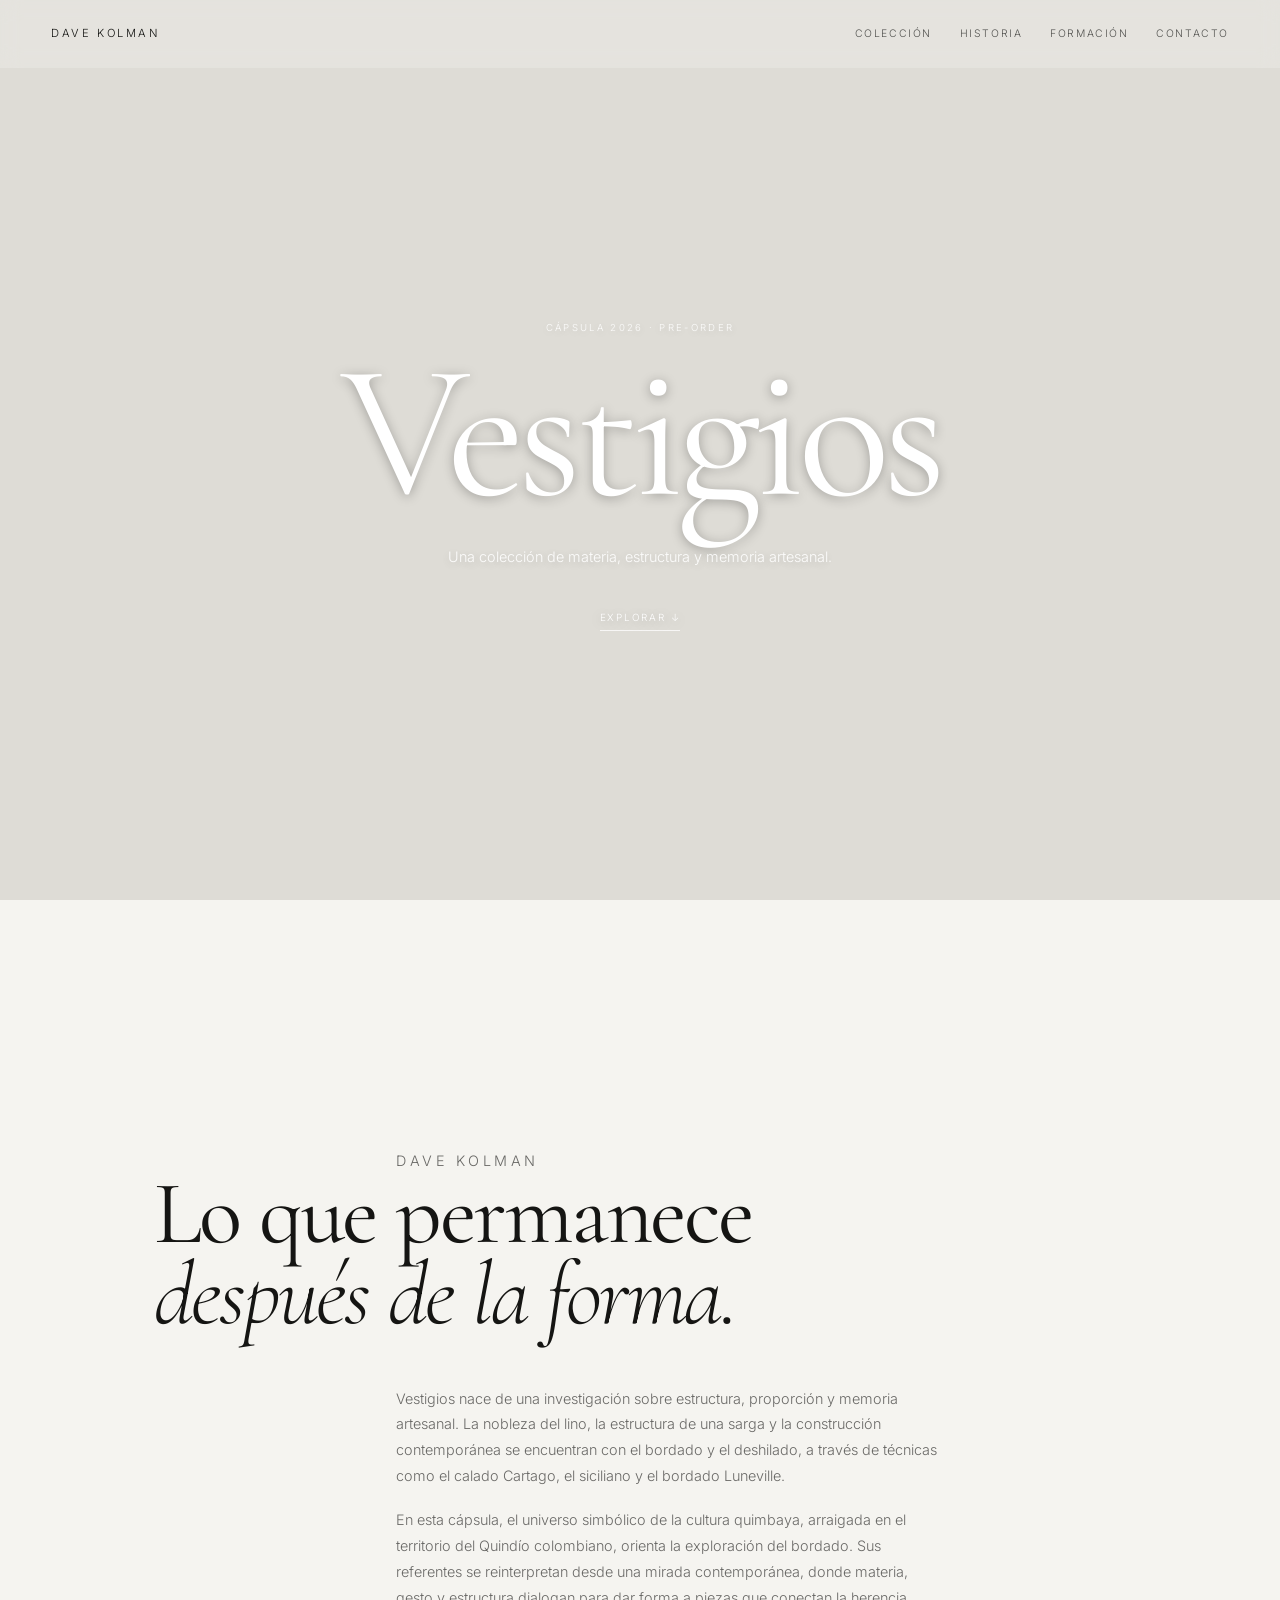
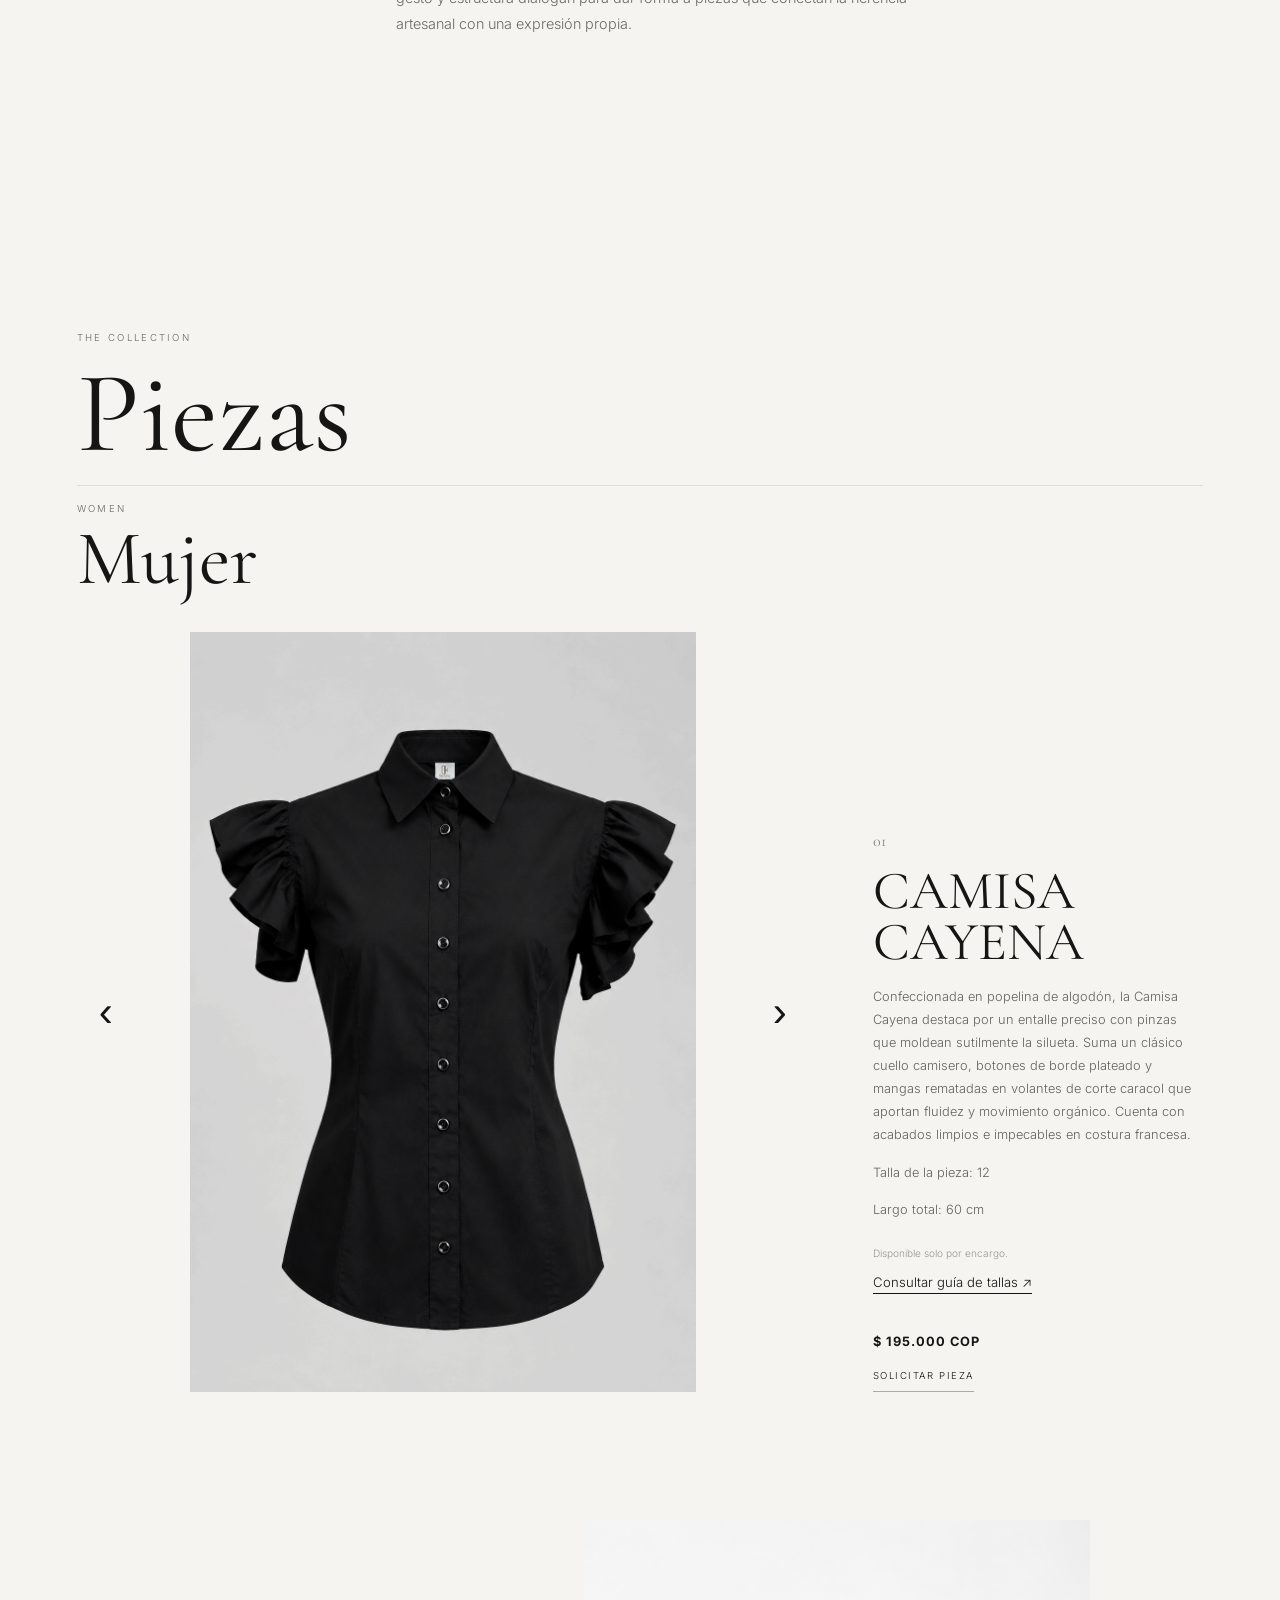
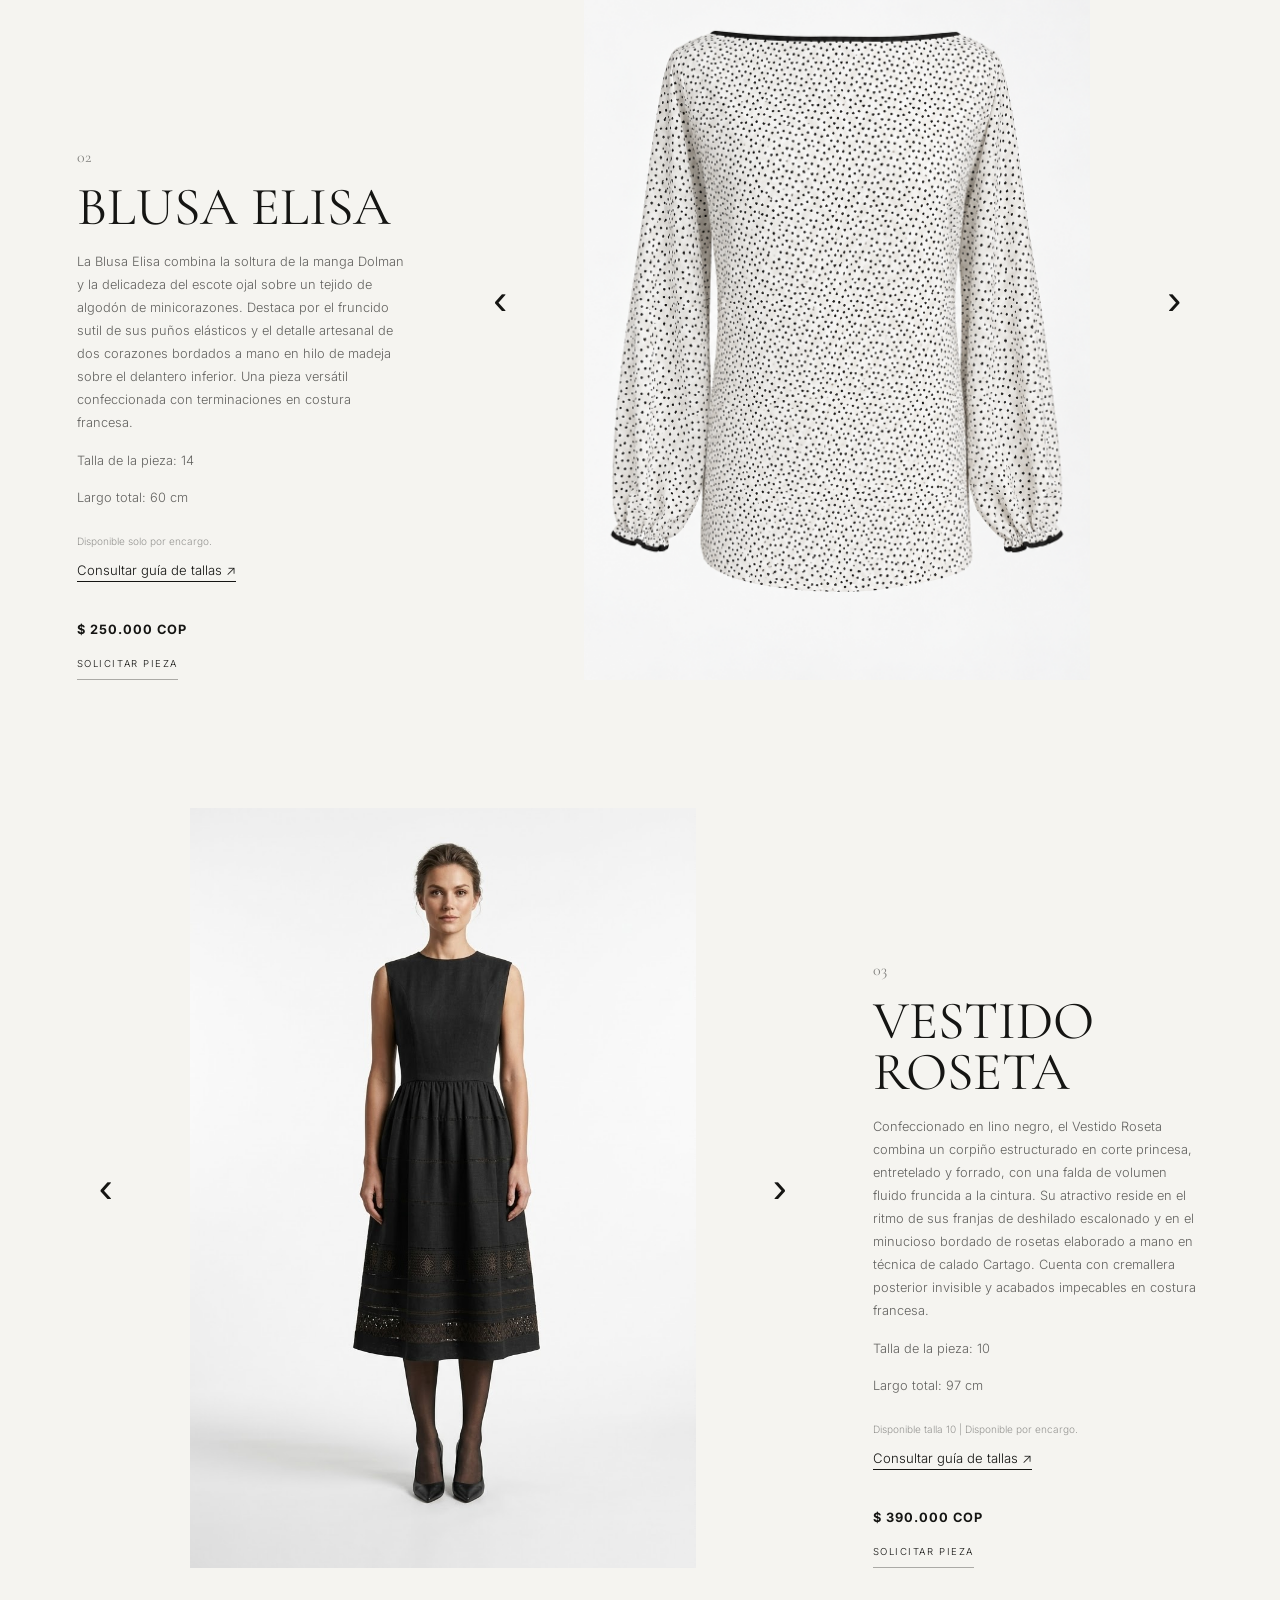
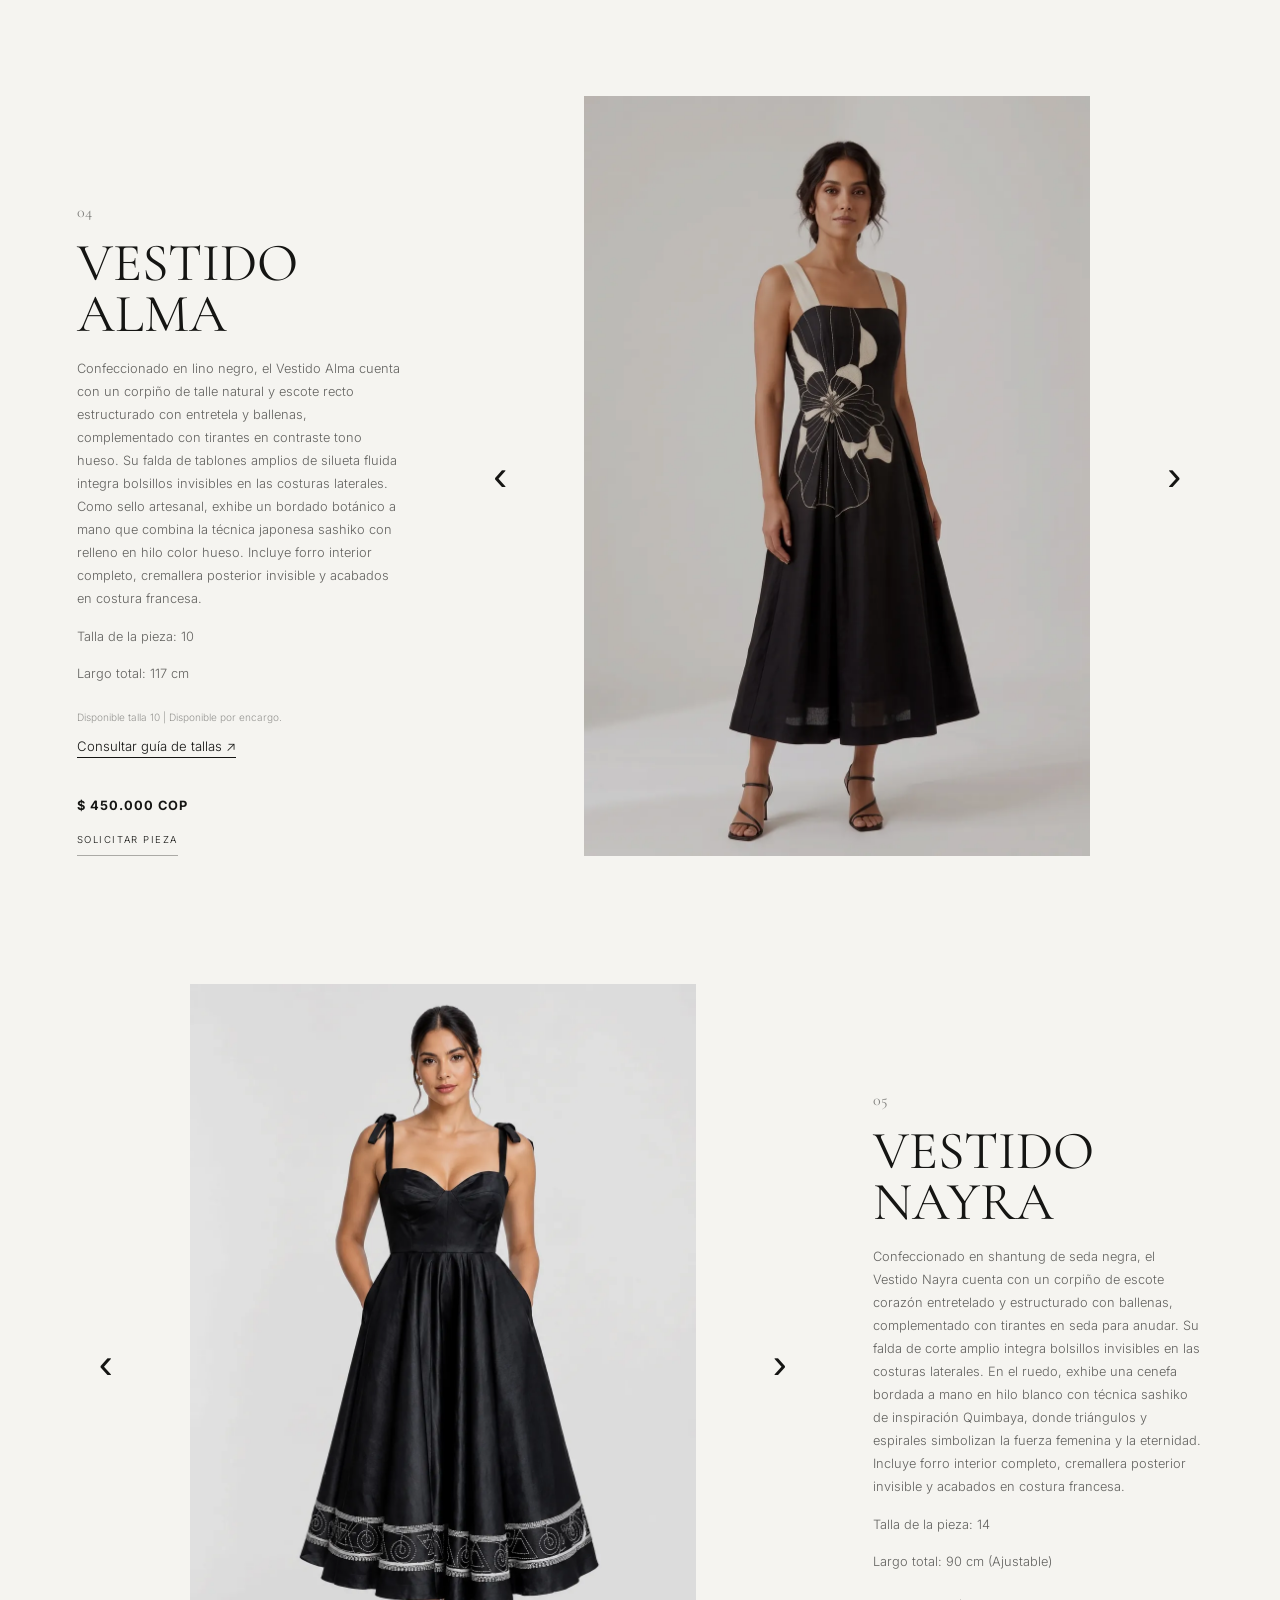
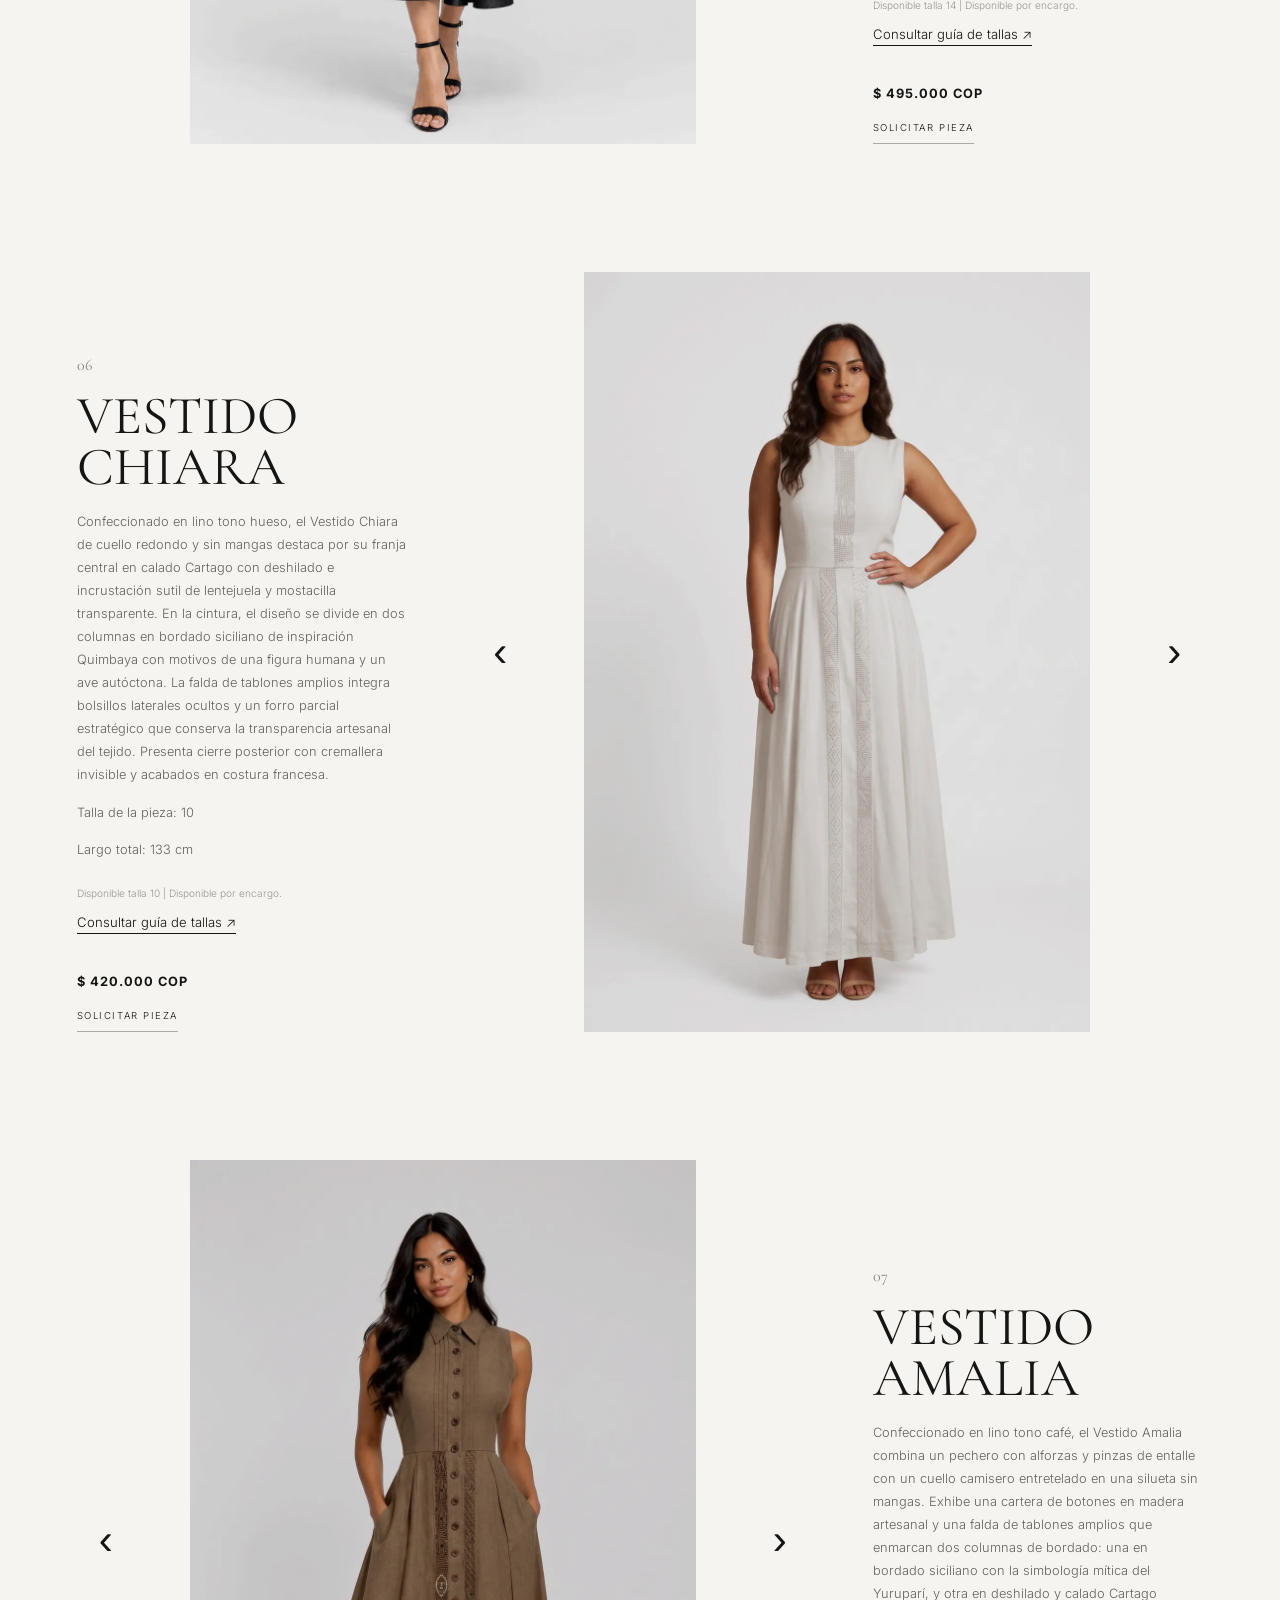
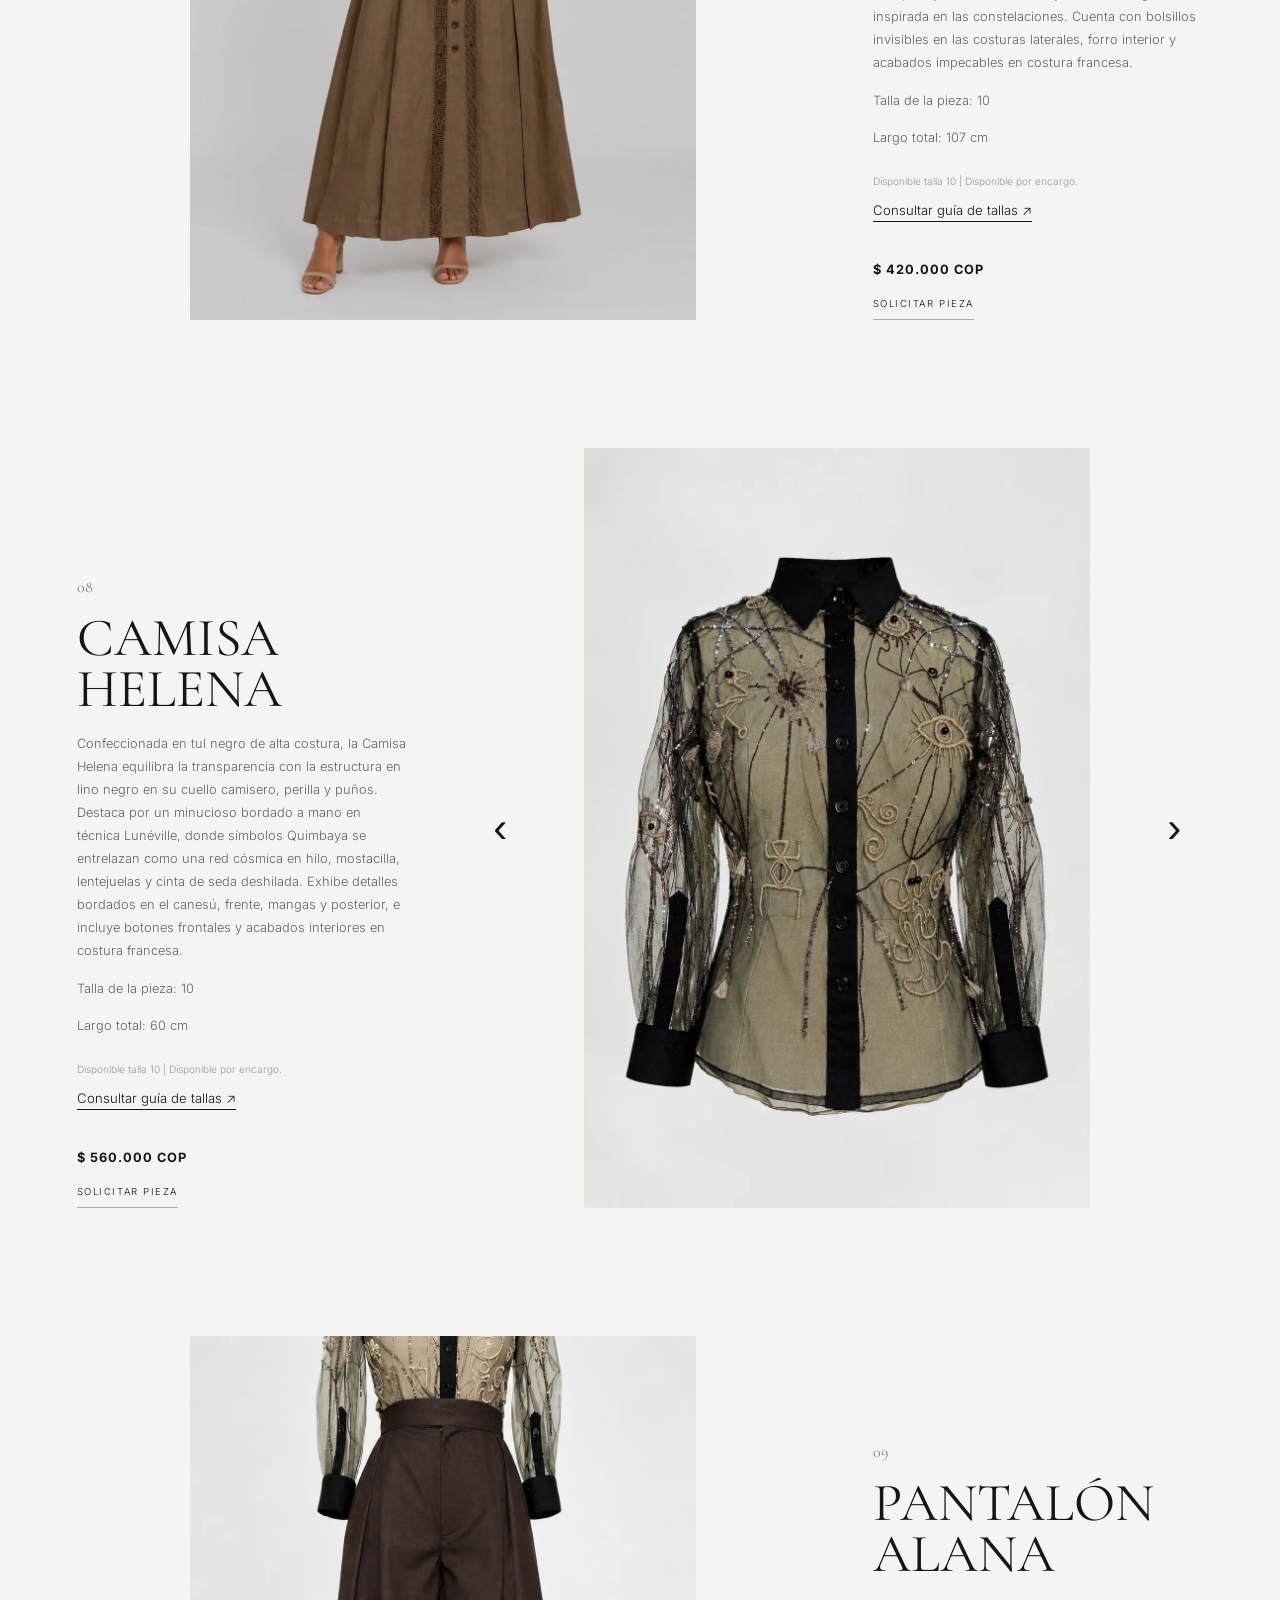
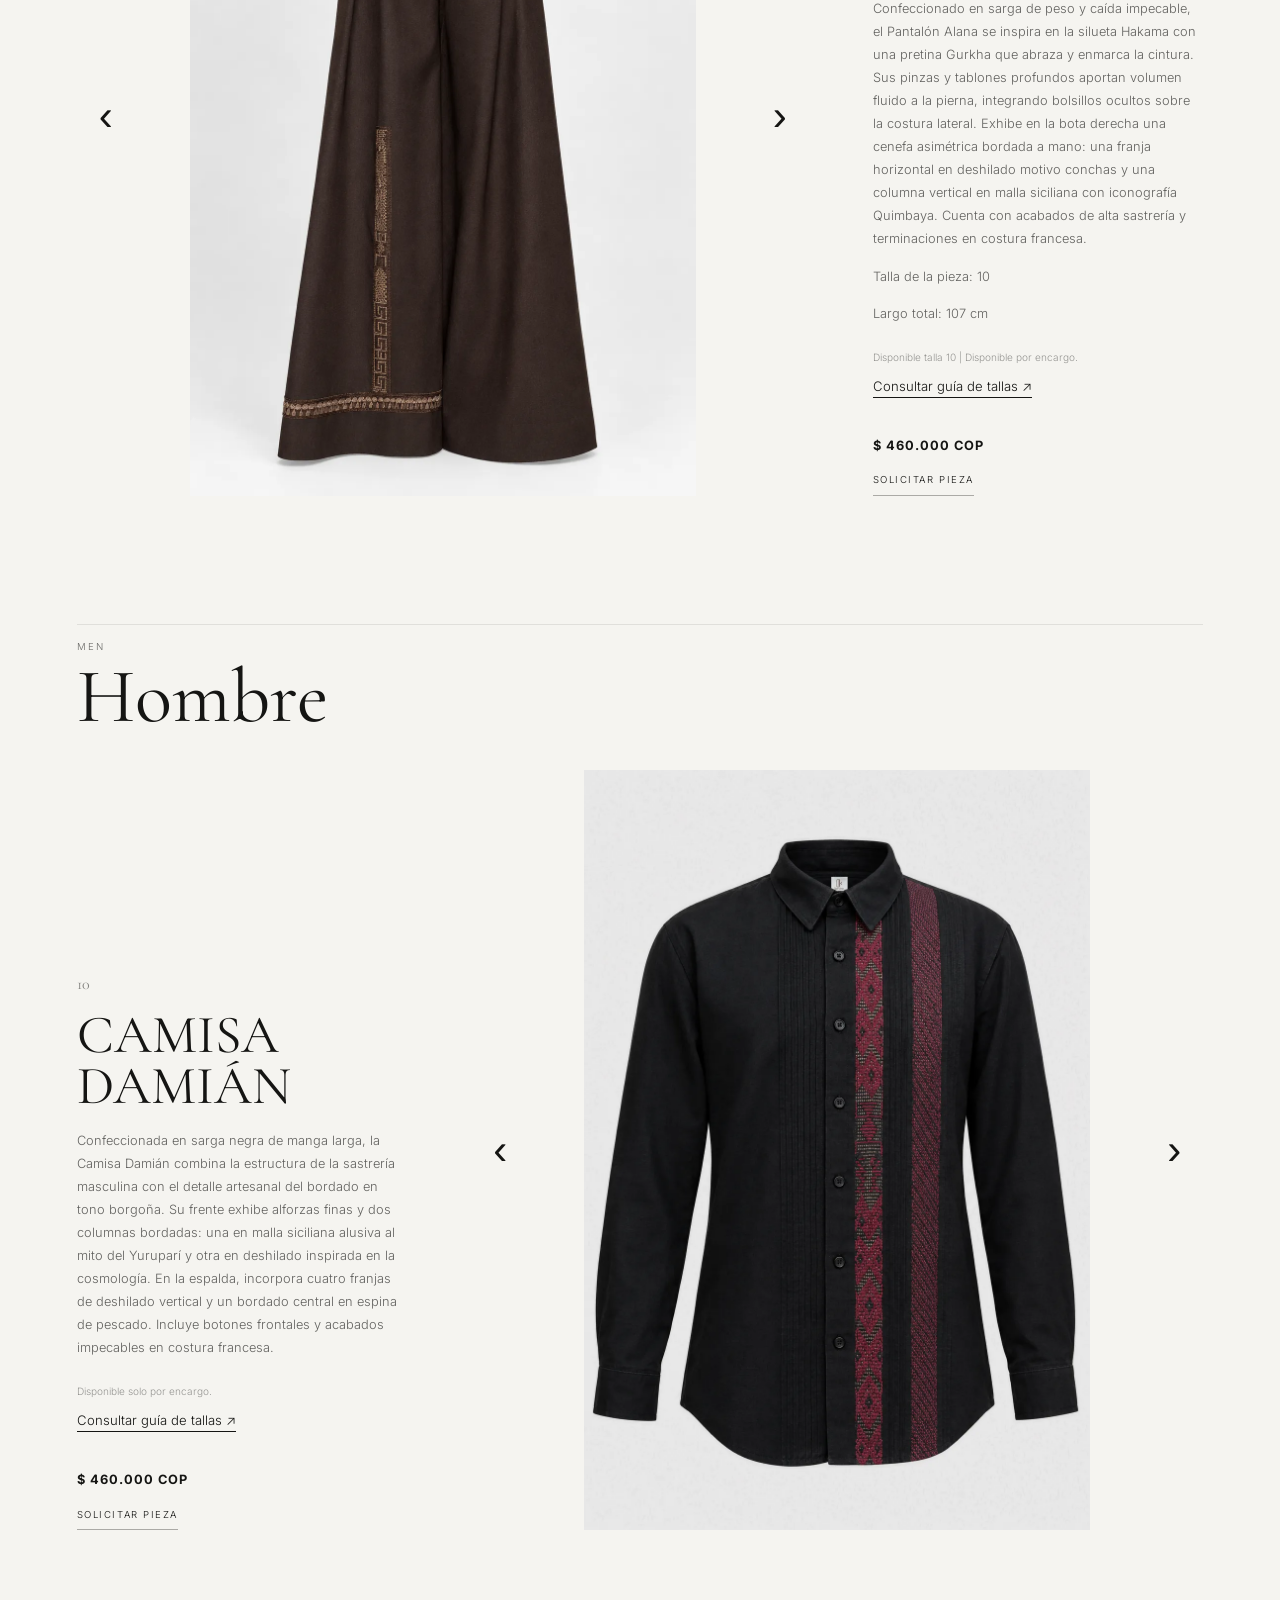
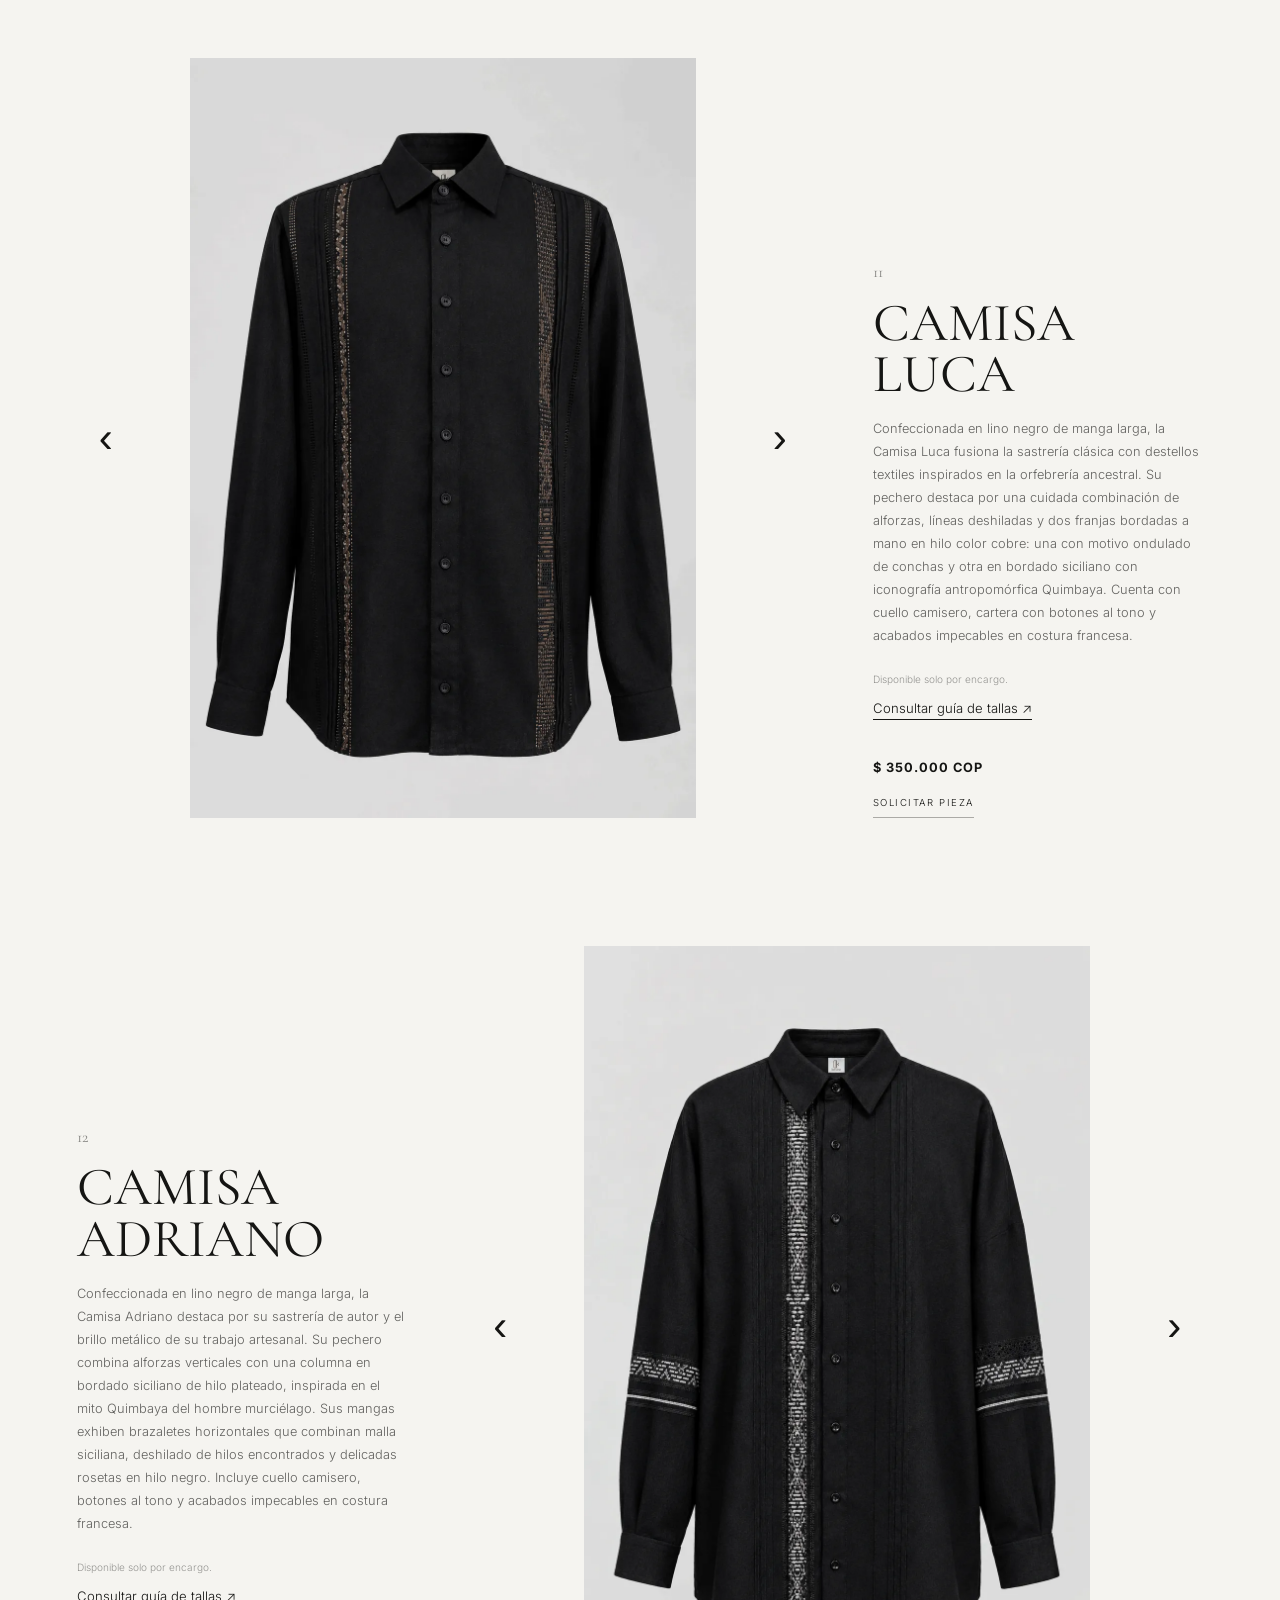
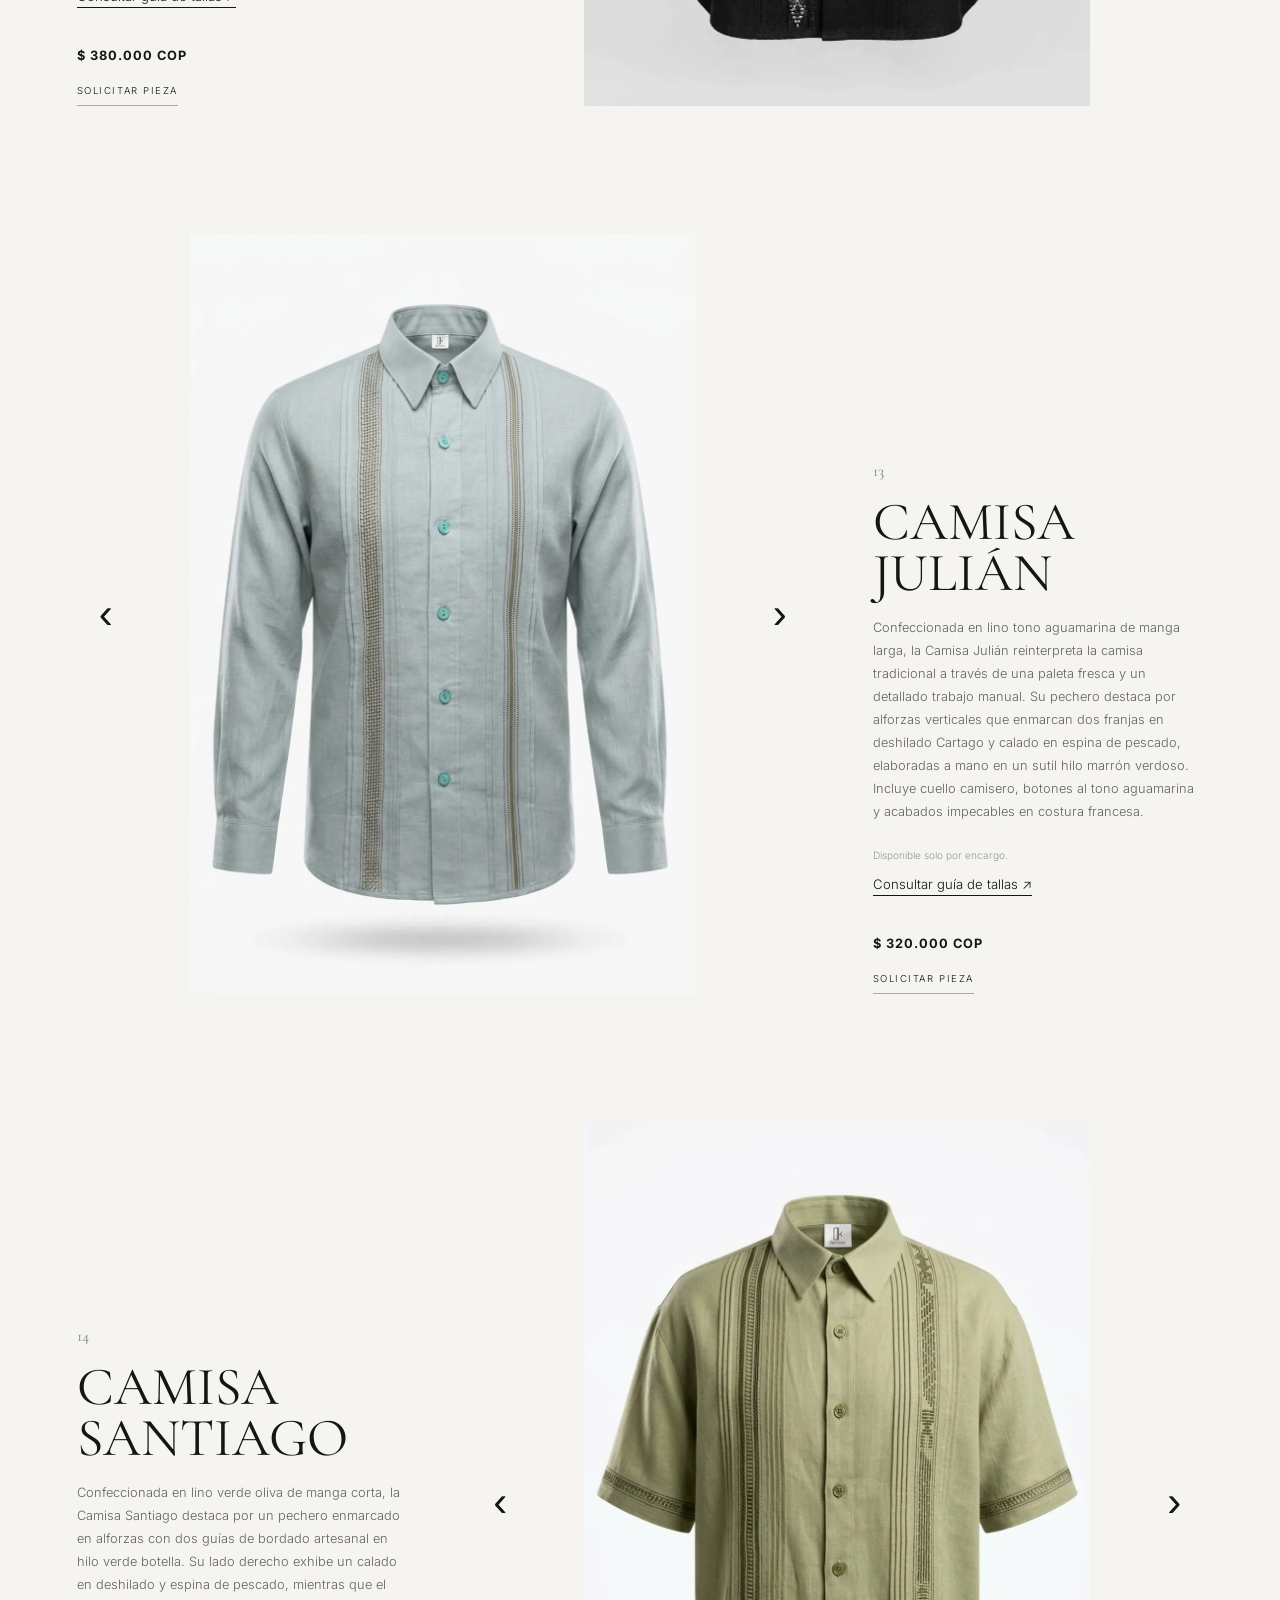
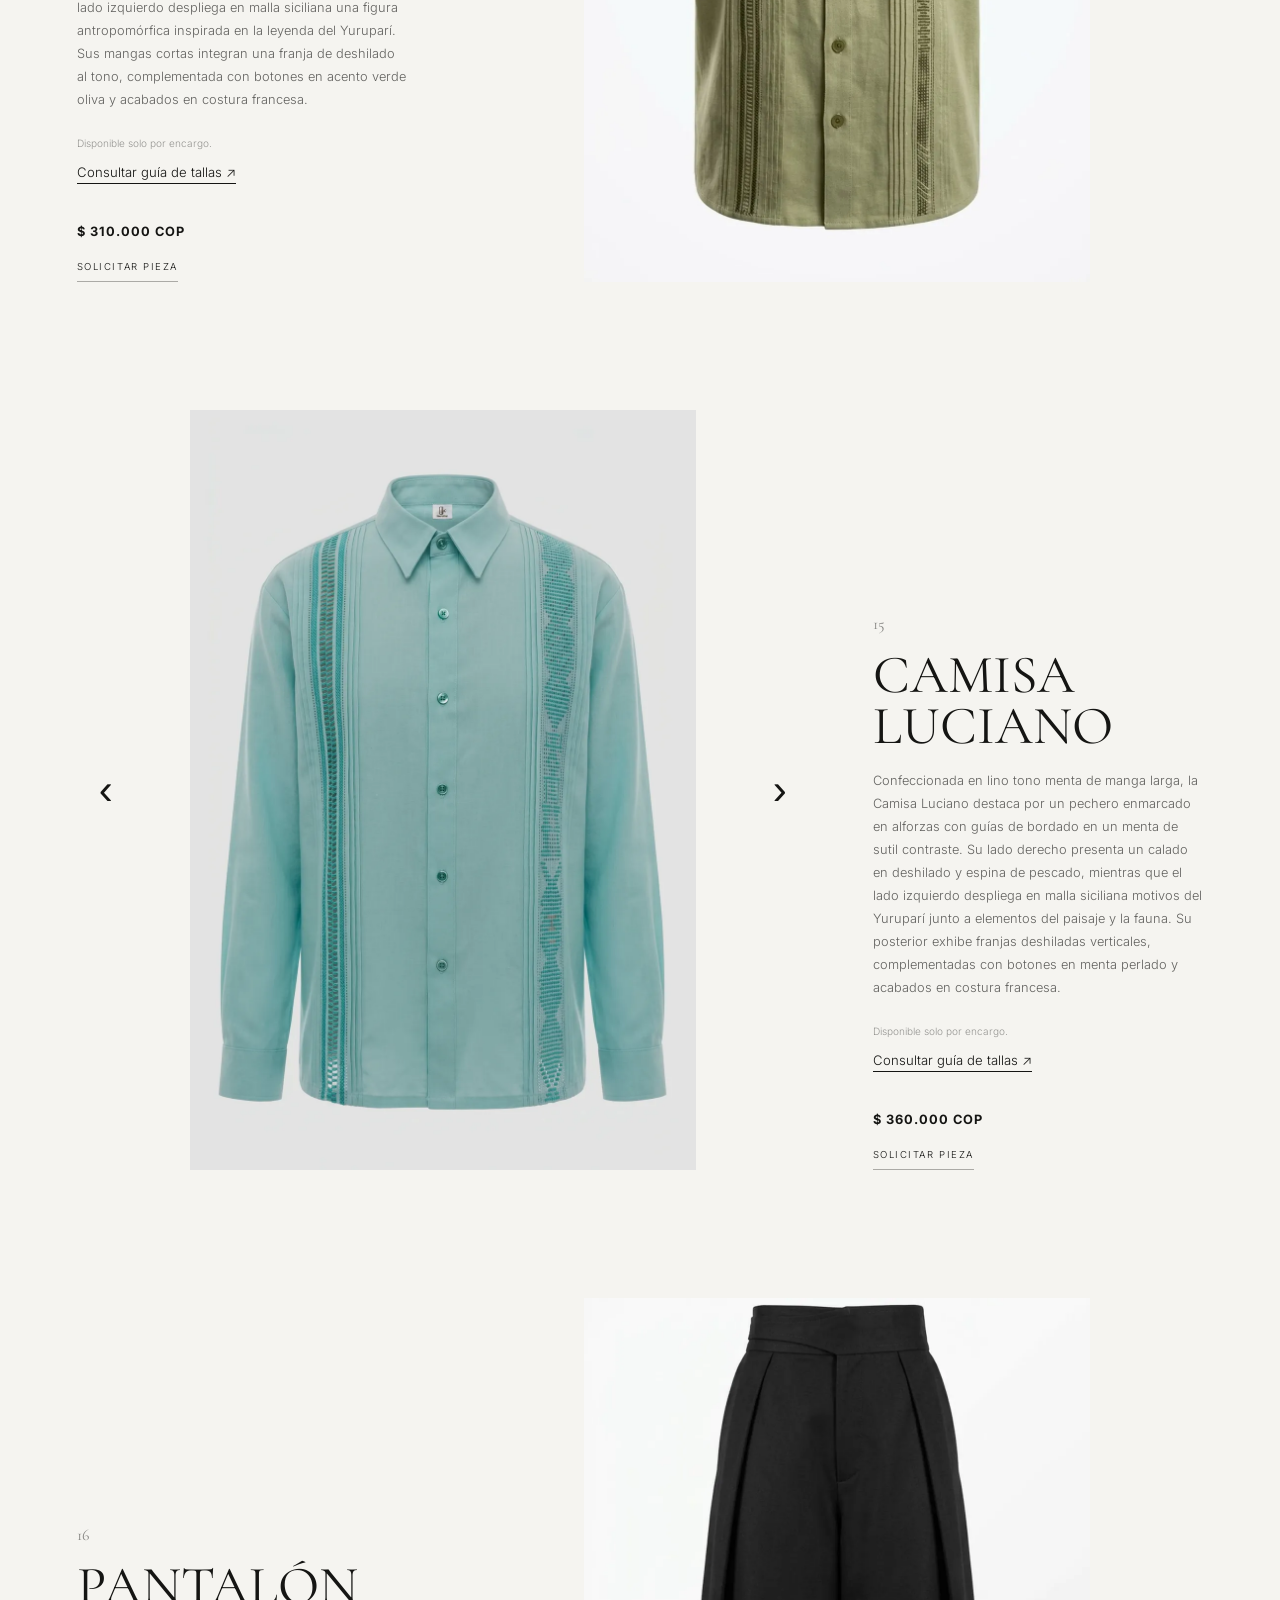
<file: index (1).html>
<!doctype html>
<html lang="es">

<head>
  <meta charset="utf-8">
  <meta name="viewport" content="width=device-width, initial-scale=1">

  <title>Dave Kolman — Vestigios</title>
  <meta name="description" content="Dave Kolman — Vestigios, cápsula 2026.">
  <meta name="theme-color" content="#f5f4f0">

  <link rel="preconnect" href="https://fonts.googleapis.com">
  <link rel="preconnect" href="https://fonts.gstatic.com" crossorigin>

  <link href="https://fonts.googleapis.com/css2?family=Cormorant+Garamond:wght@300;400;500;600&family=Inter:wght@300;400;500&display=swap" rel="stylesheet">

  <link rel="icon" type="image/png" sizes="32x32" href="favicon.png?v=4">
  <link rel="icon" type="image/png" sizes="192x192" href="favicon.png?v=4">
  <link rel="shortcut icon" type="image/png" href="favicon.png?v=4">

  <link rel="stylesheet" href="style.css?v=10">

  <!-- Estilos de la guía de tallas -->
  <style>
    .size-guide-link {
      display: inline-block;
      margin: 10px 0 16px;
      padding: 0;
      border: 0;
      border-bottom: 1px solid currentColor;
      background: none;
      color: inherit;
      font: inherit;
      font-size: 0.82rem;
      text-align: left;
      cursor: pointer;
    }

    .size-guide-link:hover {
      opacity: 0.65;
    }

    .size-guide-link:focus-visible,
    .size-guide-close:focus-visible,
    .size-guide-tab:focus-visible {
      outline: 2px solid currentColor;
      outline-offset: 4px;
    }

    .size-guide-overlay {
      position: fixed;
      inset: 0;
      z-index: 10000;
      display: none;
      align-items: center;
      justify-content: center;
      padding: 20px;
      background: rgba(20, 19, 17, 0.65);
      backdrop-filter: blur(3px);
      -webkit-backdrop-filter: blur(3px);
    }

    .size-guide-overlay.is-open {
      display: flex;
    }

    .size-guide-dialog {
      position: relative;
      width: min(100%, 720px);
      max-height: 85vh;
      max-height: 85dvh;
      overflow-y: auto;
      padding: clamp(24px, 5vw, 44px);
      background: #f5f4f0;
      color: #292722;
      box-shadow: 0 20px 70px rgba(0, 0, 0, 0.2);
      animation: sizeGuideAppear 0.2s ease-out;
    }

    .size-guide-close {
      position: absolute;
      top: 16px;
      right: 18px;
      display: grid;
      place-items: center;
      width: 36px;
      height: 36px;
      border: 1px solid rgba(41, 39, 34, 0.25);
      border-radius: 50%;
      background: transparent;
      color: inherit;
      font: inherit;
      font-size: 23px;
      line-height: 1;
      cursor: pointer;
    }

    .size-guide-eyebrow {
      margin: 0 45px 10px 0;
      font-family: "Inter", sans-serif;
      font-size: 0.68rem;
      letter-spacing: 0.14em;
      text-transform: uppercase;
    }

    .size-guide-title {
      margin: 0 35px 12px 0;
      font-family: "Cormorant Garamond", serif;
      font-size: clamp(2rem, 5vw, 3rem);
      font-weight: 400;
      line-height: 1.05;
    }

    .size-guide-intro {
      margin: 0 0 24px;
      font-family: "Inter", sans-serif;
      font-size: 0.85rem;
      line-height: 1.7;
      color: #5e5a53;
    }

    .size-guide-tabs {
      display: flex;
      flex-wrap: wrap;
      gap: 24px;
      margin: 0 0 24px;
      border-bottom: 1px solid #d8d4cc;
    }

    .size-guide-tab {
      position: relative;
      padding: 0 0 12px;
      border: 0;
      background: transparent;
      color: #777168;
      font-family: "Inter", sans-serif;
      font-size: 0.76rem;
      letter-spacing: 0.1em;
      cursor: pointer;
    }

    .size-guide-tab[aria-selected="true"] {
      color: #292722;
    }

    .size-guide-tab[aria-selected="true"]::after {
      position: absolute;
      right: 0;
      bottom: -1px;
      left: 0;
      height: 2px;
      background: #292722;
      content: "";
    }

    .size-guide-panel[hidden],
    .size-guide-subpanel[hidden] {
      display: none;
    }

    .size-guide-panel h3,
    .size-guide-subpanel h3 {
      margin: 0 0 8px;
      font-family: "Cormorant Garamond", serif;
      font-size: 1.65rem;
      font-weight: 400;
    }

    .size-guide-panel > p,
    .size-guide-subpanel > p {
      margin: 0 0 18px;
      font-family: "Inter", sans-serif;
      font-size: 0.8rem;
      line-height: 1.65;
      color: #5e5a53;
    }

    .size-guide-table-wrap {
      width: 100%;
      overflow-x: auto;
      margin: 0 0 18px;
    }

    .size-guide-table {
      width: 100%;
      border-collapse: collapse;
      font-family: "Inter", sans-serif;
      font-size: 0.82rem;
      text-align: left;
    }

    .size-guide-table th,
    .size-guide-table td {
      padding: 13px 10px;
      border-bottom: 1px solid #d8d4cc;
      white-space: nowrap;
    }

    .size-guide-table th {
      font-weight: 500;
      border-top: 1px solid #bcb6ab;
    }

    .size-guide-table td:first-child,
    .size-guide-table th:first-child {
      padding-left: 0;
    }

    .size-guide-note {
      margin: 18px 0 0;
      font-family: "Inter", sans-serif;
      font-size: 0.76rem;
      line-height: 1.7;
      color: #5e5a53;
    }

    .size-guide-subtabs {
      margin-top: 24px;
      gap: 22px;
    }

    .size-guide-table thead small {
      font-size: 0.7rem;
      font-weight: 400;
      letter-spacing: 0;
    }

    body.size-guide-open {
      overflow: hidden;
    }

    @keyframes sizeGuideAppear {
      from {
        opacity: 0;
        transform: translateY(8px);
      }

      to {
        opacity: 1;
        transform: translateY(0);
      }
    }

    @media (max-width: 480px) {
      .size-guide-overlay {
        padding: 12px;
      }

      .size-guide-dialog {
        max-height: 90vh;
        max-height: 90dvh;
        padding: 26px 20px;
      }

      .size-guide-tabs {
        gap: 20px;
      }

      .size-guide-table {
        font-size: 0.75rem;
      }

      .size-guide-table th,
      .size-guide-table td {
        padding: 12px 8px;
      }
    }

    @media (prefers-reduced-motion: reduce) {
      .size-guide-dialog {
        animation: none;
      }
    }
  </style>
</head>

<body>

<header class="site-header">
  <a class="brand" href="#top">DAVE KOLMAN</a>

  <button
    class="menu-toggle"
    type="button"
    aria-label="Abrir menú"
    aria-expanded="false"
    aria-controls="main-nav"
  >
    <span></span>
    <span></span>
    <span></span>
  </button>

  <nav id="main-nav">
    <a href="#coleccion">Colección</a>
    <a href="#historia">Historia</a>
    <a href="#formacion">Formación</a>
    <a href="#contacto">Contacto</a>
  </nav>
</header>

<main id="top">

  <!-- HERO -->
  <section class="hero">
    <div class="hero-media">
      <video
        id="hero-video"
        autoplay
        muted
        loop
        playsinline
        webkit-playsinline
        preload="auto"
        disablepictureinpicture
        controlslist="nodownload noplaybackrate noremoteplayback"
        src="vestigios-nuevo.mp4"
      ></video>
    </div>

    <div class="hero-text">
      <p class="eyebrow">CÁPSULA 2026 · PRE-ORDER</p>
      <h1>Vestigios</h1>
      <p>Una colección de materia, estructura y memoria artesanal.</p>
      <a class="button" href="#coleccion">Explorar ↓</a>
    </div>
  </section>

  <!-- HISTORIA -->
  <section class="intro" id="historia">
    <p class="eyebrow">DAVE KOLMAN</p>

    <h2>
      Lo que permanece<br>
      <i>después de la forma.</i>
    </h2>

    <p>
      Vestigios nace de una investigación sobre estructura,
      proporción y memoria artesanal. La nobleza del lino,
      la estructura de una sarga y la construcción
      contemporánea se encuentran con el bordado y el
      deshilado, a través de técnicas como el calado
      Cartago, el siciliano y el bordado Luneville.
    </p>

    <p>
      En esta cápsula, el universo simbólico de la cultura
      quimbaya, arraigada en el territorio del Quindío
      colombiano, orienta la exploración del bordado.
      Sus referentes se reinterpretan desde una mirada
      contemporánea, donde materia, gesto y estructura
      dialogan para dar forma a piezas que conectan la
      herencia artesanal con una expresión propia.
    </p>
  </section>

  <!-- COLECCIÓN -->
  <section class="collection" id="coleccion">

    <div class="heading">
      <p class="eyebrow">THE COLLECTION</p>
      <h2>Piezas</h2>
    </div>

    <!-- MUJER -->
    <div class="collection-section-title">
      <p class="eyebrow">WOMEN</p>
      <h2>Mujer</h2>
    </div>

    <!-- PIEZA 01 -->
    <article class="look">
      <div class="photo gallery" data-gallery="pieza01">
        <button class="gallery-arrow prev" type="button" aria-label="Imagen anterior">‹</button>

        <div class="gallery-track">
          <img src="pieza-01-1.webp" alt="Pieza 01 — vista frontal">
          <img src="pieza-01-2.webp" alt="Pieza 01 — vista posterior">
          <img src="pieza-01-3.webp" alt="Pieza 01 — vista lateral">
          
<!-- VIDEO OPCIONAL — PIEZA 01
     Para activarlo: elimina los comentarios HTML
     y sustituye el nombre del archivo por el video real.

<div class="gallery-video-slide">
  <video
    class="gallery-optional-video"
    playsinline
    preload="metadata"
  >
    <source src="VIDEO-PIEZA-01.mp4" type="video/mp4">
  </video>
  <button
    class="gallery-video-play"
    type="button"
  >▶</button>
</div>
-->

        </div>

        <button class="gallery-arrow next" type="button" aria-label="Siguiente imagen">›</button>
      </div>

      <div class="copy">
        <span>01</span>
        <h3>CAMISA CAYENA</h3>
        <p>
          Confeccionada en popelina de algodón,
          la Camisa Cayena destaca por un entalle preciso con pinzas
          que moldean sutilmente la silueta.

          Suma un clásico cuello camisero,
          botones de borde plateado y mangas rematadas en volantes de corte caracol
          que aportan fluidez y movimiento orgánico.

          Cuenta con acabados limpios e impecables en costura francesa.
        </p>

        <p>Talla de la pieza: 12</p>
        <p>Largo total: 60 cm</p>
        <small>Disponible solo por encargo.</small>

        <button class="size-guide-link" type="button" data-size-guide data-size-category="mujer">
          Consultar guía de tallas ↗
        </button>

        <strong class="price">$ 195.000 COP</strong>

        <a class="request" href="https://wa.me/573234338305?text=Hola%2C%20Dave.%20Estoy%20interesado%2Fa%20en%20solicitar%20la%20Pieza%2001%20de%20Vestigios." target="_blank" rel="noopener">Solicitar pieza</a>
      </div>
    </article>

    <!-- PIEZA 02 -->
    <article class="look reverse">
      <div class="photo gallery" data-gallery="pieza02">
        <button class="gallery-arrow prev" type="button" aria-label="Imagen anterior">‹</button>

        <div class="gallery-track">
          <img src="pieza-02-1.webp" alt="Pieza 02 — vista frontal">
          <img src="pieza-02-2.webp" alt="Pieza 02 — vista posterior">
          <img src="pieza-02-3.webp" alt="Pieza 02 — vista lateral">
          <img src="pieza-02-4.webp" alt="Pieza 02 — detalle">
          
<!-- VIDEO OPCIONAL — PIEZA 02
     Para activarlo: elimina los comentarios HTML
     y sustituye el nombre del archivo por el video real.

<div class="gallery-video-slide">
  <video
    class="gallery-optional-video"
    playsinline
    preload="metadata"
  >
    <source src="video-pieza-01.mp4" type="video/mp4">
  </video>
  <button
    class="gallery-video-play"
    type="button"
    aria-label="Abrir video ampliado"
  >▶</button>
</div>
-->

        </div>

        <button class="gallery-arrow next" type="button" aria-label="Siguiente imagen">›</button>
      </div>

      <div class="copy">
        <span>02</span>
        <h3>BLUSA ELISA</h3>
        <p>
          La Blusa Elisa combina la soltura de la manga Dolman
          y la delicadeza del escote ojal
          sobre un tejido de algodón de minicorazones.

          Destaca por el fruncido sutil de sus puños elásticos
          y el detalle artesanal de dos corazones
          bordados a mano en hilo de madeja sobre el delantero inferior.

          Una pieza versátil confeccionada con terminaciones en costura francesa.
        </p>

        <p>Talla de la pieza: 14</p>
        <p>Largo total: 60 cm</p>

        <small>Disponible solo por encargo.</small>

        <button class="size-guide-link" type="button" data-size-guide data-size-category="mujer">
          Consultar guía de tallas ↗
        </button>

        <strong class="price">$ 250.000 COP</strong>

        <a class="request" href="https://wa.me/573234338305?text=Hola%2C%20Dave.%20Estoy%20interesado%2Fa%20en%20solicitar%20la%20Pieza%2002%20de%20Vestigios." target="_blank" rel="noopener">Solicitar pieza</a>
      </div>
    </article>

    <!-- PIEZA 03 -->
    <article class="look">
      <div class="photo gallery" data-gallery="pieza03">
        <button class="gallery-arrow prev" type="button" aria-label="Imagen anterior">‹</button>

        <div class="gallery-track">
          <img src="pieza-03-1.jpg" alt="Pieza 03 — vista frontal">
          <img src="pieza-03-2.jpg" alt="Pieza 03 — vista posterior">
          <img src="pieza-03-3.webp" alt="Pieza 03 — vista lateral">
          <img src="pieza-03-4.webp" alt="Pieza 03 — detalle">
          <img src="pieza-03-5.webp" alt="Pieza 03 — bordado">
          
<- VIDEO OPCIONAL — PIEZA 03
     Para activarlo: elimina los comentarios HTML
     y sustituye el nombre del archivo por el video real.

<div class="gallery-video-slide">
  <video
    class="gallery-optional-video"
    playsinline
    preload="metadata"
  >
    <source src="VIDEO-PIEZA-03.mp4" type="video/mp4">
  </video>
  <button
    class="gallery-video-play"
    type="button"
  >▶</button>
</div>
-->

        </div>

        <button class="gallery-arrow next" type="button" aria-label="Siguiente imagen">›</button>
      </div>

      <div class="copy">
        <span>03</span>
        <h3>VESTIDO ROSETA</h3>
        <p>
          Confeccionado en lino negro,
          el Vestido Roseta combina un corpiño estructurado en corte princesa,
          entretelado y forrado,
          con una falda de volumen fluido fruncida a la cintura.

          Su atractivo reside en el ritmo de sus franjas de deshilado escalonado
          y en el minucioso bordado de rosetas
          elaborado a mano en técnica de calado Cartago.

          Cuenta con cremallera posterior invisible
          y acabados impecables en costura francesa.
        </p>

        <p>Talla de la pieza: 10</p>
        <p>Largo total: 97 cm</p>

        <small>Disponible talla 10 | Disponible por encargo.</small>

        <button class="size-guide-link" type="button" data-size-guide data-size-category="mujer">
          Consultar guía de tallas ↗
        </button>

        <strong class="price">$ 390.000 COP</strong>

        <a class="request" href="https://wa.me/573234338305?text=Hola%2C%20Dave.%20Estoy%20interesado%2Fa%20en%20solicitar%20la%20Pieza%2003%20de%20Vestigios." target="_blank" rel="noopener">Solicitar pieza</a>
      </div>
    </article>

    <!-- PIEZA 04 -->
    <article class="look reverse">
      <div class="photo gallery" data-gallery="pieza04">
        <button class="gallery-arrow prev" type="button" aria-label="Imagen anterior">‹</button>

        <div class="gallery-track">
          <img src="pieza-04-1.webp" alt="Pieza 04 — vista frontal">
          <img src="pieza-04-2.webp" alt="Pieza 04 — vista posterior">
          <img src="pieza-04-3.webp" alt="Pieza 04 — vista lateral">
          <img src="pieza-04-4.webp" alt="Pieza 04 — detalle">
          <img src="pieza-04-5.webp" alt="Pieza 04 — bordado">
          <img src="pieza-04-6.webp" alt="Pieza 04 — detalle de bordado">
          <img src="pieza-04-7.webp" alt="Pieza 04 — detalle de bordado">
          
<- VIDEO OPCIONAL — PIEZA 04
     Para activarlo: elimina los comentarios HTML
     y sustituye el nombre del archivo por el video real.

<div class="gallery-video-slide">
  <video
    class="gallery-optional-video"
    playsinline
    preload="metadata"
  >
    <source src="video-pieza-04.mp4" type="video/mp4">
  </video>
  <button
    class="gallery-video-play"
    type="button"
    aria-label="Abrir video ampliado"
  >▶</button>
</div>
-->

        </div>

        <button class="gallery-arrow next" type="button" aria-label="Siguiente imagen">›</button>
      </div>

      <div class="copy">
        <span>04</span>
        <h3>VESTIDO ALMA</h3>
        <p>
          Confeccionado en lino negro,
          el Vestido Alma cuenta con un corpiño de talle natural
          y escote recto estructurado con entretela y ballenas,
          complementado con tirantes en contraste tono hueso.

          Su falda de tablones amplios de silueta fluida
          integra bolsillos invisibles en las costuras laterales.

          Como sello artesanal, exhibe un bordado botánico a mano
          que combina la técnica japonesa sashiko
          con relleno en hilo color hueso.

          Incluye forro interior completo,
          cremallera posterior invisible y acabados en costura francesa.
        </p>

        <p>Talla de la pieza: 10</p>
        <p>Largo total: 117 cm</p>

        <small>Disponible talla 10 | Disponible por encargo.</small>

        <button class="size-guide-link" type="button" data-size-guide data-size-category="mujer">
          Consultar guía de tallas ↗
        </button>

        <strong class="price">$ 450.000 COP</strong>

        <a class="request" href="https://wa.me/573234338305?text=Hola%2C%20Dave.%20Estoy%20interesado%2Fa%20en%20solicitar%20la%20Pieza%2004%20de%20Vestigios." target="_blank" rel="noopener">Solicitar pieza</a>
      </div>
    </article>

    <!-- PIEZA 05 -->
    <article class="look">
      <div class="photo gallery" data-gallery="pieza05">
        <button class="gallery-arrow prev" type="button" aria-label="Imagen anterior">‹</button>

        <div class="gallery-track">
          <img src="pieza-05-1.webp" alt="Pieza 05 — vista frontal">
          <img src="pieza-05-2.webp" alt="Pieza 05 — vista posterior">
          <img src="pieza-05-3.webp" alt="Pieza 05 — vista lateral">
          <img src="pieza-05-4.webp" alt="Pieza 05 — detalle">
          <img src="pieza-05-5.webp" alt="Pieza 05 — bordado">
          
<- VIDEO OPCIONAL — PIEZA 05
     Para activarlo: elimina los comentarios HTML
     y sustituye el nombre del archivo por el video real.

<div class="gallery-video-slide">
  <video
    class="gallery-optional-video"
    playsinline
    preload="metadata"
  >
    <source src="video-pieza-05.mp4" type="video/mp4">
  </video>
  <button
    class="gallery-video-play"
    type="button"
    aria-label="Abrir video ampliado"
  >▶</button>
</div>
-->

        </div>

        <button class="gallery-arrow next" type="button" aria-label="Siguiente imagen">›</button>
      </div>

      <div class="copy">
        <span>05</span>
        <h3>VESTIDO NAYRA</h3>
        <p>
          Confeccionado en shantung de seda negra,
          el Vestido Nayra cuenta con un corpiño de escote corazón
          entretelado y estructurado con ballenas,
          complementado con tirantes en seda para anudar.

          Su falda de corte amplio
          integra bolsillos invisibles en las costuras laterales.

          En el ruedo, exhibe una cenefa bordada a mano
          en hilo blanco con técnica sashiko de inspiración Quimbaya,
          donde triángulos y espirales simbolizan la fuerza femenina y la eternidad.

          Incluye forro interior completo,
          cremallera posterior invisible y acabados en costura francesa.
        </p>

        <p>Talla de la pieza: 14</p>
        <p>Largo total: 90 cm (Ajustable) </p>

        <small>Disponible talla 14 | Disponible por encargo.</small>

        <button class="size-guide-link" type="button" data-size-guide data-size-category="mujer">
          Consultar guía de tallas ↗
        </button>

        <strong class="price">$ 495.000 COP</strong>

        <a class="request" href="https://wa.me/573234338305?text=Hola%2C%20Dave.%20Estoy%20interesado%2Fa%20en%20solicitar%20la%20Pieza%2005%20de%20Vestigios." target="_blank" rel="noopener">Solicitar pieza</a>
      </div>
    </article>

    <!-- PIEZA 06 -->
    <article class="look reverse">
      <div class="photo gallery" data-gallery="pieza06">
        <button class="gallery-arrow prev" type="button" aria-label="Imagen anterior">‹</button>

        <div class="gallery-track">
          <img src="pieza-06-1.webp" alt="Pieza 06 — vista frontal">
          <img src="pieza-06-2.webp" alt="Pieza 06 — vista posterior">
          <img src="pieza-06-3.webp" alt="Pieza 06 — vista lateral">
          <img src="pieza-06-4.webp" alt="Pieza 06 — detalle">
          <img src="pieza-06-5.webp" alt="Pieza 06 — bordado">
          <img src="pieza-06-6.webp" alt="Pieza 06 — detalle de bordado">
          
<- VIDEO OPCIONAL — PIEZA 06
     Para activarlo: elimina los comentarios HTML
     y sustituye el nombre del archivo por el video real.

<div class="gallery-video-slide">
  <video
    class="gallery-optional-video"
    playsinline
    preload="metadata"
  >
    <source src="video-pieza-06.mp4" type="video/mp4">
  </video>
  <button
    class="gallery-video-play"
    type="button"
    aria-label="Abrir video ampliado"
  >▶</button>
</div>
-->

        </div>

        <button class="gallery-arrow next" type="button" aria-label="Siguiente imagen">›</button>
      </div>

      <div class="copy">
        <span>06</span>
        <h3>VESTIDO CHIARA</h3>
        <p>
          Confeccionado en lino tono hueso, el Vestido Chiara de cuello redondo y
          sin mangas destaca por su franja central en calado Cartago con deshilado
          e incrustación sutil de lentejuela y mostacilla transparente.
          En la cintura, el diseño se divide en dos columnas en bordado siciliano
          de inspiración Quimbaya con motivos de una figura humana y un ave autóctona.
          La falda de tablones amplios integra bolsillos laterales ocultos
          y un forro parcial estratégico que conserva la transparencia artesanal del tejido.
          Presenta cierre posterior con cremallera invisible y acabados en costura francesa.
        </p>

        <p>Talla de la pieza: 10</p>
        <p>Largo total: 133 cm</p>

        <small>Disponible talla 10 | Disponible por encargo.</small>

        <button class="size-guide-link" type="button" data-size-guide data-size-category="mujer">
          Consultar guía de tallas ↗
        </button>

        <strong class="price">$ 420.000 COP</strong>

        <a class="request" href="https://wa.me/573234338305?text=Hola%2C%20Dave.%20Estoy%20interesado%2Fa%20en%20solicitar%20la%20Pieza%2006%20de%20Vestigios." target="_blank" rel="noopener">Solicitar pieza</a>
      </div>
    </article>

    <!-- PIEZA 07 -->
    <article class="look">
      <div class="photo gallery" data-gallery="pieza07">
        <button class="gallery-arrow prev" type="button" aria-label="Imagen anterior">‹</button>

        <div class="gallery-track">
          <img src="pieza-07-1.webp" alt="Pieza 07 — vista frontal">
          <img src="pieza-07-2.webp" alt="Pieza 07 — vista posterior">
          <img src="pieza-07-3.webp" alt="Pieza 07 — vista lateral">
          <img src="pieza-07-4.webp" alt="Pieza 07 — detalle">
          <img src="pieza-07-5.webp" alt="Pieza 07 — bordado">
          <img src="pieza-07-6.webp" alt="Pieza 07 — detalle de bordado">
          <img src="pieza-07-7.webp" alt="Pieza 07 — detalle de bordado">
          
<- VIDEO OPCIONAL — PIEZA 07
     Para activarlo: elimina los comentarios HTML
     y sustituye el nombre del archivo por el video real.

<div class="gallery-video-slide">
  <video
    class="gallery-optional-video"
    playsinline
    preload="metadata"
  >
    <source src="video-pieza-07.mp4" type="video/mp4">
  </video>
  <button
    class="gallery-video-play"
    type="button"
    aria-label="Abrir video ampliado"
  >▶</button>
</div>
-->

        </div>

        <button class="gallery-arrow next" type="button" aria-label="Siguiente imagen">›</button>
      </div>

      <div class="copy">
        <span>07</span>
        <h3>VESTIDO AMALIA</h3>
        <p>
          Confeccionado en lino tono café,
          el Vestido Amalia combina un pechero con alforzas y pinzas de entalle
          con un cuello camisero entretelado en una silueta sin mangas.

          Exhibe una cartera de botones en madera artesanal
          y una falda de tablones amplios que enmarcan dos columnas de bordado:
          una en bordado siciliano con la simbología mítica del Yuruparí,
          y otra en deshilado y calado Cartago inspirada en las constelaciones.

          Cuenta con bolsillos invisibles en las costuras laterales,
          forro interior y acabados impecables en costura francesa.
        </p>

        <p>Talla de la pieza: 10</p>
        <p>Largo total: 107 cm</p>

        <small>Disponible talla 10 | Disponible por encargo.</small>

        <button class="size-guide-link" type="button" data-size-guide data-size-category="mujer">
          Consultar guía de tallas ↗
        </button>

        <strong class="price">$ 420.000 COP</strong>

        <a class="request" href="https://wa.me/573234338305?text=Hola%2C%20Dave.%20Estoy%20interesado%2Fa%20en%20solicitar%20la%20Pieza%2007%20de%20Vestigios." target="_blank" rel="noopener">Solicitar pieza</a>
      </div>
    </article>

    <!-- PIEZA 08 -->
    <article class="look reverse">
      <div class="photo gallery" data-gallery="pieza08">
        <button class="gallery-arrow prev" type="button" aria-label="Imagen anterior">‹</button>

        <div class="gallery-track">
          <img src="pieza-08-1.webp" alt="Pieza 08 — vista frontal">
          <img src="pieza-08-2.webp" alt="Pieza 08 — vista posterior">
          <img src="pieza-08-3.webp" alt="Pieza 08 — vista lateral">
          <img src="pieza-08-4.webp" alt="Pieza 08 — detalle">
          <img src="pieza-08-5.webp" alt="Pieza 08 — bordado">
          <img src="pieza-08-6.webp" alt="Pieza 08 — detalle de bordado">
          <img src="pieza-08-7.webp" alt="Pieza 08 — detalle de bordado">
          
<- VIDEO OPCIONAL — PIEZA 08
     Para activarlo: elimina los comentarios HTML
     y sustituye el nombre del archivo por el video real.

<div class="gallery-video-slide">
  <video
    class="gallery-optional-video"
    playsinline
    preload="metadata"
  >
    <source src="video-pieza-08.mp4" type="video/mp4">
  </video>
  <button
    class="gallery-video-play"
    type="button"
    aria-label="Abrir video ampliado"
  >▶</button>
</div>
-->

        </div>

        <button class="gallery-arrow next" type="button" aria-label="Siguiente imagen">›</button>
      </div>

      <div class="copy">
        <span>08</span>
        <h3>CAMISA HELENA</h3>
        <p>
          Confeccionada en tul negro de alta costura,
          la Camisa Helena equilibra la transparencia
          con la estructura en lino negro en su cuello camisero, perilla y puños.

          Destaca por un minucioso bordado a mano en técnica Lunéville,
          donde símbolos Quimbaya se entrelazan como una red cósmica
          en hilo, mostacilla, lentejuelas y cinta de seda deshilada.

          Exhibe detalles bordados en el canesú, frente, mangas y posterior,
          e incluye botones frontales y acabados interiores en costura francesa.
        </p>

        <p>Talla de la pieza: 10</p>
        <p>Largo total: 60 cm</p>

        <small>Disponible talla 10 | Disponible por encargo.</small>

        <button class="size-guide-link" type="button" data-size-guide data-size-category="mujer">
          Consultar guía de tallas ↗
        </button>

        <strong class="price">$ 560.000 COP</strong>

        <a class="request" href="https://wa.me/573234338305?text=Hola%2C%20Dave.%20Estoy%20interesado%2Fa%20en%20solicitar%20la%20Pieza%2008%20de%20Vestigios." target="_blank" rel="noopener">Solicitar pieza</a>
      </div>
    </article>

    <!-- PIEZA 09 -->
    <article class="look">
      <div class="photo gallery" data-gallery="pieza09">
        <button class="gallery-arrow prev" type="button" aria-label="Imagen anterior">‹</button>

        <div class="gallery-track">
          <img src="pieza-09-1.webp" alt="Pieza 09 — vista frontal">
          <img src="pieza-09-2.webp" alt="Pieza 09 — vista posterior">
          <img src="pieza-09-3.webp" alt="Pieza 09 — vista lateral">
          <img src="pieza-09-4.webp" alt="Pieza 09 — detalle">
          <img src="pieza-09-5.webp" alt="Pieza 09 — bordado">
          <img src="pieza-08-7.webp" alt="Pieza 09 — detalle de bordado">
          
<- VIDEO OPCIONAL — PIEZA 09
     Para activarlo: elimina los comentarios HTML
     y sustituye el nombre del archivo por el video real.

<div class="gallery-video-slide">
  <video
    class="gallery-optional-video"
    playsinline
    preload="metadata"
  >
    <source src="video-pieza-09.mp4" type="video/mp4">
  </video>
  <button
    class="gallery-video-play"
    type="button"
    aria-label="Abrir video ampliado"
  >▶</button>
</div>
-->

        </div>

        <button class="gallery-arrow next" type="button" aria-label="Siguiente imagen">›</button>
      </div>

      <div class="copy">
        <span>09</span>
        <h3>PANTALÓN ALANA</h3>
        <p>
          Confeccionado en sarga de peso y caída impecable,
          el Pantalón Alana se inspira en la silueta Hakama
          con una pretina Gurkha que abraza y enmarca la cintura.

          Sus pinzas y tablones profundos aportan volumen fluido a la pierna,
          integrando bolsillos ocultos sobre la costura lateral.

          Exhibe en la bota derecha una cenefa asimétrica bordada a mano:
          una franja horizontal en deshilado motivo conchas
          y una columna vertical en malla siciliana con iconografía Quimbaya.

          Cuenta con acabados de alta sastrería y terminaciones en costura francesa.
        </p>

        <p>Talla de la pieza: 10</p>
        <p>Largo total: 107 cm</p>

        <small>Disponible talla 10 | Disponible por encargo.</small>

        <button class="size-guide-link" type="button" data-size-guide data-size-category="mujer">
          Consultar guía de tallas ↗
        </button>

        <strong class="price">$ 460.000 COP</strong>

        <a class="request" href="https://wa.me/573234338305?text=Hola%2C%20Dave.%20Estoy%20interesado%2Fa%20en%20solicitar%20la%20Pieza%2009%20de%20Vestigios." target="_blank" rel="noopener">Solicitar pieza</a>
      </div>
    </article>

    <!-- HOMBRE -->
    <div class="collection-section-title collection-section-men">
      <p class="eyebrow">MEN</p>
      <h2>Hombre</h2>
    </div>

    <!-- PIEZA 10 -->
    <article class="look reverse">
      <div class="photo gallery" data-gallery="pieza10">
        <button class="gallery-arrow prev" type="button" aria-label="Imagen anterior">‹</button>

        <div class="gallery-track">
          <img src="pieza-10-1.webp" alt="Pieza 10 — vista frontal">
          <img src="pieza-10-2.webp" alt="Pieza 10 — vista posterior">
          <img src="pieza-10-3.webp" alt="Pieza 10 — vista lateral">
          <img src="pieza-10-4.webp" alt="Pieza 10 — detalle">
          
<!-- VIDEO OPCIONAL — PIEZA 10
     Para activarlo: elimina los comentarios HTML
     y sustituye el nombre del archivo por el video real.

<div class="gallery-video-slide">
  <video
    class="gallery-optional-video"
    playsinline
    preload="metadata"
  >
    <source src="video-pieza-10.mp4" type="video/mp4">
  </video>
  <button
    class="gallery-video-play"
    type="button"
    aria-label="Abrir video ampliado"
  >▶</button>
</div>
-->

        </div>

        <button class="gallery-arrow next" type="button" aria-label="Siguiente imagen">›</button>
      </div>

      <div class="copy">
        <span>10</span>
        <h3>CAMISA DAMIÁN</h3>
        <p>
          Confeccionada en sarga negra de manga larga,
          la Camisa Damián combina la estructura de la sastrería masculina
          con el detalle artesanal del bordado en tono borgoña.

          Su frente exhibe alforzas finas y dos columnas bordadas:
          una en malla siciliana alusiva al mito del Yuruparí
          y otra en deshilado inspirada en la cosmología.

          En la espalda, incorpora cuatro franjas de deshilado vertical
          y un bordado central en espina de pescado.

          Incluye botones frontales y acabados impecables en costura francesa.
        </p>

        <small>Disponible solo por encargo.</small>

        <button class="size-guide-link" type="button" data-size-guide data-size-category="hombre">
          Consultar guía de tallas ↗
        </button>

        <strong class="price">$ 460.000 COP</strong>

        <a class="request" href="https://wa.me/573234338305?text=Hola%2C%20Dave.%20Estoy%20interesado%2Fa%20en%20solicitar%20la%20Pieza%2010%20de%20Vestigios." target="_blank" rel="noopener">Solicitar pieza</a>
      </div>
    </article>

    <!-- PIEZA 11 -->
    <article class="look">
      <div class="photo gallery" data-gallery="pieza11">
        <button class="gallery-arrow prev" type="button" aria-label="Imagen anterior">‹</button>

        <div class="gallery-track">
          <img src="pieza-11-1.webp" alt="Pieza 11 — vista frontal">
          <img src="pieza-11-2.webp" alt="Pieza 11 — vista posterior">
          <img src="pieza-11-3.webp" alt="Pieza 11 — vista lateral">
          <img src="pieza-11-4.webp" alt="Pieza 11 — detalle">
          <img src="pieza-11-5.webp" alt="Pieza 11 — bordado">
          <img src="pieza-11-6.webp" alt="Pieza 11 — detalle de bordado">
          <img src="pieza-11-7.webp" alt="Pieza 11 — detalle de bordado">
          
<!-- VIDEO OPCIONAL — PIEZA 11
     Para activarlo: elimina los comentarios HTML
     y sustituye el nombre del archivo por el video real.

<div class="gallery-video-slide">
  <video
    class="gallery-optional-video"
    playsinline
    preload="metadata"
  >
    <source src="video-pieza-11.mp4" type="video/mp4">
  </video>
  <button
    class="gallery-video-play"
    type="button"
    aria-label="Abrir video ampliado"
  >▶</button>
</div>
-->

        </div>

        <button class="gallery-arrow next" type="button" aria-label="Siguiente imagen">›</button>
      </div>

      <div class="copy">
        <span>11</span>
        <h3>CAMISA LUCA</h3>
        <p>
          Confeccionada en lino negro de manga larga,
          la Camisa Luca fusiona la sastrería clásica
          con destellos textiles inspirados en la orfebrería ancestral.

          Su pechero destaca por una cuidada combinación de alforzas,
          líneas deshiladas y dos franjas bordadas a mano en hilo color cobre:
          una con motivo ondulado de conchas y otra en bordado siciliano
          con iconografía antropomórfica Quimbaya.

          Cuenta con cuello camisero, cartera con botones al tono
          y acabados impecables en costura francesa.
        </p>

        <small>Disponible solo por encargo.</small>

        <button class="size-guide-link" type="button" data-size-guide data-size-category="hombre">
          Consultar guía de tallas ↗
        </button>

        <strong class="price">$ 350.000 COP</strong>

        <a class="request" href="https://wa.me/573234338305?text=Hola%2C%20Dave.%20Estoy%20interesado%2Fa%20en%20solicitar%20la%20Pieza%2011%20de%20Vestigios." target="_blank" rel="noopener">Solicitar pieza</a>
      </div>
    </article>

    <!-- PIEZA 12 -->
    <article class="look reverse">
      <div class="photo gallery" data-gallery="pieza12">
        <button class="gallery-arrow prev" type="button" aria-label="Imagen anterior">‹</button>

        <div class="gallery-track">
          <img src="pieza-12-1.webp" alt="Pieza 12 — vista frontal">
          <img src="pieza-12-2.webp" alt="Pieza 12 — vista posterior">
          <img src="pieza-12-3.webp" alt="Pieza 12 — vista lateral">
          <img src="pieza-12-4.webp" alt="Pieza 12 — detalle">
          
<- VIDEO OPCIONAL — PIEZA 12
     Para activarlo: elimina los comentarios HTML
     y sustituye el nombre del archivo por el video real.

<div class="gallery-video-slide">
  <video
    class="gallery-optional-video"
    playsinline
    preload="metadata"
  >
    <source src="video-pieza-12.mp4" type="video/mp4">
  </video>
  <button
    class="gallery-video-play"
    type="button"
    aria-label="Abrir video ampliado"
  >▶</button>
</div>
-->

        </div>

        <button class="gallery-arrow next" type="button" aria-label="Siguiente imagen">›</button>
      </div>

      <div class="copy">
        <span>12</span>
        <h3>CAMISA ADRIANO</h3>
        <p>
          Confeccionada en lino negro de manga larga,
          la Camisa Adriano destaca por su sastrería de autor
          y el brillo metálico de su trabajo artesanal.

          Su pechero combina alforzas verticales con una columna
          en bordado siciliano de hilo plateado,
          inspirada en el mito Quimbaya del hombre murciélago.

          Sus mangas exhiben brazaletes horizontales que combinan malla siciliana,
          deshilado de hilos encontrados y delicadas rosetas en hilo negro.

          Incluye cuello camisero, botones al tono
          y acabados impecables en costura francesa.
        </p>

        <small>Disponible solo por encargo.</small>

        <button class="size-guide-link" type="button" data-size-guide data-size-category="hombre">
          Consultar guía de tallas ↗
        </button>

        <strong class="price">$ 380.000 COP</strong>

        <a class="request" href="https://wa.me/573234338305?text=Hola%2C%20Dave.%20Estoy%20interesado%2Fa%20en%20solicitar%20la%20Pieza%2012%20de%20Vestigios." target="_blank" rel="noopener">Solicitar pieza</a>
      </div>
    </article>

    <!-- PIEZA 13 -->
    <article class="look">
      <div class="photo gallery" data-gallery="pieza13">
        <button class="gallery-arrow prev" type="button" aria-label="Imagen anterior">‹</button>

        <div class="gallery-track">
          <img src="pieza-13-1.webp" alt="Pieza 13 — vista frontal">
          <img src="pieza-13-2.webp" alt="Pieza 13 — vista posterior">
          <img src="pieza-13-3.webp" alt="Pieza 13 — vista lateral">
          
<!-- VIDEO OPCIONAL — PIEZA 13
     Para activarlo: elimina los comentarios HTML
     y sustituye el nombre del archivo por el video real.

<div class="gallery-video-slide">
  <video
    class="gallery-optional-video"
    playsinline
    preload="metadata"
  >
    <source src="video-pieza-13.mp4" type="video/mp4">
  </video>
  <button
    class="gallery-video-play"
    type="button"
    aria-label="Abrir video ampliado"
  >▶</button>
</div>
-->

        </div>

        <button class="gallery-arrow next" type="button" aria-label="Siguiente imagen">›</button>
      </div>

      <div class="copy">
        <span>13</span>
        <h3>CAMISA JULIÁN</h3>
        <p>
          Confeccionada en lino tono aguamarina de manga larga,
          la Camisa Julián reinterpreta la camisa tradicional
          a través de una paleta fresca y un detallado trabajo manual.

          Su pechero destaca por alforzas verticales que enmarcan
          dos franjas en deshilado Cartago y calado en espina de pescado,
          elaboradas a mano en un sutil hilo marrón verdoso.

          Incluye cuello camisero, botones al tono aguamarina
          y acabados impecables en costura francesa.
        </p>

        <small>Disponible solo por encargo.</small>

        <button class="size-guide-link" type="button" data-size-guide data-size-category="hombre">
          Consultar guía de tallas ↗
        </button>

        <strong class="price">$ 320.000 COP</strong>

        <a class="request" href="https://wa.me/573234338305?text=Hola%2C%20Dave.%20Estoy%20interesado%2Fa%20en%20solicitar%20la%20Pieza%2013%20de%20Vestigios." target="_blank" rel="noopener">Solicitar pieza</a>
      </div>
    </article>

    <!-- PIEZA 14 -->
    <article class="look reverse">
      <div class="photo gallery" data-gallery="pieza14">
        <button class="gallery-arrow prev" type="button" aria-label="Imagen anterior">‹</button>

        <div class="gallery-track">
          <img src="pieza-14-1.webp" alt="Pieza 14 — vista frontal">
          <img src="pieza-14-2.webp" alt="Pieza 14 — vista posterior">
          <img src="pieza-14-3.webp" alt="Pieza 14 — vista lateral">
          
<!-- VIDEO OPCIONAL — PIEZA 14
     Para activarlo: elimina los comentarios HTML
     y sustituye el nombre del archivo por el video real.

<div class="gallery-video-slide">
  <video
    class="gallery-optional-video"
    playsinline
    preload="metadata"
  >
    <source src="video-pieza-14.mp4" type="video/mp4">
  </video>
  <button
    class="gallery-video-play"
    type="button"
    aria-label="Abrir video ampliado"
  >▶</button>
</div>
-->

        </div>

        <button class="gallery-arrow next" type="button" aria-label="Siguiente imagen">›</button>
      </div>

      <div class="copy">
        <span>14</span>
        <h3>CAMISA SANTIAGO</h3>
        <p>
          Confeccionada en lino verde oliva de manga corta,
          la Camisa Santiago destaca por un pechero enmarcado en alforzas
          con dos guías de bordado artesanal en hilo verde botella.

          Su lado derecho exhibe un calado en deshilado y espina de pescado,
          mientras que el lado izquierdo despliega en malla siciliana
          una figura antropomórfica inspirada en la leyenda del Yuruparí.

          Sus mangas cortas integran una franja de deshilado al tono,
          complementada con botones en acento verde oliva y acabados en costura francesa.
        </p>

        <small>Disponible solo por encargo.</small>

        <button class="size-guide-link" type="button" data-size-guide data-size-category="hombre">
          Consultar guía de tallas ↗
        </button>

        <strong class="price">$ 310.000 COP</strong>

        <a class="request" href="https://wa.me/573234338305?text=Hola%2C%20Dave.%20Estoy%20interesado%2Fa%20en%20solicitar%20la%20Pieza%2014%20de%20Vestigios." target="_blank" rel="noopener">Solicitar pieza</a>
      </div>
    </article>

    <!-- PIEZA 15 -->
    <article class="look">
      <div class="photo gallery" data-gallery="pieza15">
        <button class="gallery-arrow prev" type="button" aria-label="Imagen anterior">‹</button>

        <div class="gallery-track">
          <img src="pieza-15-1.webp" alt="Pieza 15 — vista frontal">
          <img src="pieza-15-2.webp" alt="Pieza 15 — vista posterior">
          <img src="pieza-15-3.webp" alt="Pieza 15 — vista lateral">
          <img src="pieza-15-4.webp" alt="Pieza 15 — detalle">
          <img src="pieza-15-5.webp" alt="Pieza 15 — detalle">

          
<!-- VIDEO OPCIONAL — PIEZA 15
     Para activarlo: elimina los comentarios HTML
     y sustituye el nombre del archivo por el video real.

<div class="gallery-video-slide">
  <video
    class="gallery-optional-video"
    playsinline
    preload="metadata"
  >
    <source src="video-pieza-15.mp4" type="video/mp4">
  </video>
  <button
    class="gallery-video-play"
    type="button"
    aria-label="Abrir video ampliado"
  >▶</button>
</div>
-->

        </div>

        <button class="gallery-arrow next" type="button" aria-label="Siguiente imagen">›</button>
      </div>

      <div class="copy">
        <span>15</span>
        <h3>CAMISA LUCIANO</h3>
        <p>
          Confeccionada en lino tono menta de manga larga,
          la Camisa Luciano destaca por un pechero enmarcado en alforzas
          con guías de bordado en un menta de sutil contraste.

          Su lado derecho presenta un calado en deshilado y espina de pescado,
          mientras que el lado izquierdo despliega en malla siciliana
          motivos del Yuruparí junto a elementos del paisaje y la fauna.

          Su posterior exhibe franjas deshiladas verticales,
          complementadas con botones en menta perlado y acabados en costura francesa.
        </p>

        <small>Disponible solo por encargo.</small>

        <button class="size-guide-link" type="button" data-size-guide data-size-category="hombre">
          Consultar guía de tallas ↗
        </button>

        <strong class="price">$ 360.000 COP</strong>

        <a class="request" href="https://wa.me/573234338305?text=Hola%2C%20Dave.%20Estoy%20interesado%2Fa%20en%20solicitar%20la%20Pieza%2015%20de%20Vestigios." target="_blank" rel="noopener">Solicitar pieza</a>
      </div>
    </article>

    <!-- PIEZA 16 -->
    <article class="look reverse">
      <div class="photo gallery" data-gallery="pieza16">
        <button class="gallery-arrow prev" type="button" aria-label="Imagen anterior">‹</button>

        <div class="gallery-track">
          <img src="pieza-16-1.webp" alt="Pieza 16 — vista frontal">
          <img src="pieza-16-2.webp" alt="Pieza 16 — vista posterior">
          <img src="pieza-16-3.webp" alt="Pieza 16 — vista lateral">
          
<- VIDEO OPCIONAL — PIEZA 16
     Para activarlo: elimina los comentarios HTML
     y sustituye el nombre del archivo por el video real.

<div class="gallery-video-slide">
  <video
    class="gallery-optional-video"
    playsinline
    preload="metadata"
  >
    <source src="video-pieza-16.mp4" type="video/mp4">
  </video>
  <button
    class="gallery-video-play"
    type="button"
    aria-label="Abrir video ampliado"
  >▶</button>
</div>
-->

        </div>

        <button class="gallery-arrow next" type="button" aria-label="Siguiente imagen">›</button>
      </div>

      <div class="copy">
        <span>16</span>
        <h3>PANTALÓN HIRO</h3>
        <p>
          Confeccionado en sarga negra de estructura fluida,
          el Pantalón Hiro reinterpreta la sastrería unisex
          a través de una imponente silueta estilo hakama.

          Destaca por su pretina gurkha cruzada
          y tablones profundos que caen holgados desde la cadera,
          enmarcados por pinzas y bolsillos laterales sastres.

          Su posterior incorpora pinzas de entalle y bolsillos tipo ojal,
          completado con acabados limpios en costura francesa.
        </p>
        
        <small>Disponible solo por encargo.</small>

        <button class="size-guide-link" type="button" data-size-guide data-size-category="hombre">
          Consultar guía de tallas ↗
        </button>

        <strong class="price">$ 340.000 COP</strong>

        <a class="request" href="https://wa.me/573234338305?text=Hola%2C%20Dave.%20Estoy%20interesado%2Fa%20en%20solicitar%20la%20Pieza%2016%20de%20Vestigios." target="_blank" rel="noopener">Solicitar pieza</a>
      </div>
    </article>

    <!-- PIEZAS INDEPENDIENTES -->
    <div class="independent-section-title">
      <h2>Piezas independientes</h2>
    </div>

    <div class="details independent-pieces">
      <button class="detail-media" type="button" data-independent-piece="0" aria-label="Ver información de la pieza Alba">
        <img src="detalle-01.webp" alt="Pieza independiente — imagen provisional 1">
      </button>
      <button class="detail-media" type="button" data-independent-piece="1" aria-label="Ver información de la pieza Umbral">
        <img src="detalle-02.webp" alt="Pieza independiente — imagen provisional 2">
      </button>
      <button class="detail-media" type="button" data-independent-piece="2" aria-label="Ver información de la pieza Niebla">
        <img src="detalle-01.webp" alt="Pieza independiente — imagen provisional 3">
      </button>
      <button class="detail-media" type="button" data-independent-piece="3" aria-label="Ver información de la pieza Origen">
        <img src="detalle-02.webp" alt="Pieza independiente — imagen provisional 4">
      </button>
    </div>

  </section>

  <!-- PROCESO -->
  <section class="process" id="proceso">
    <div class="process-photo">
      <video
        id="process-video"
        autoplay
        muted
        loop
        playsinline
        webkit-playsinline
        preload="metadata"
        disablepictureinpicture
        controlslist="nodownload noplaybackrate noremoteplayback"
        src="proceso.mp4"
      ></video>
    </div>

    <div class="process-copy">
      <p class="eyebrow">PROCESO</p>

      <h2>
        Del patrón<br>
        <i>a la pieza.</i>
      </h2>

      <p>
        Patronaje, pruebas, bordado, deshilado y confección
        forman parte de la obra final. Cada pieza conserva
        las huellas de su construcción.
      </p>
    </div>
  </section>

  <!-- FORMACIÓN -->
  <section class="education" id="formacion">

    <div class="education-heading">
      <p class="eyebrow">DAVE KOLMAN · FORMACIÓN</p>

      <h2>
        El oficio<br>
        <i>se aprende haciendo.</i>
      </h2>

      <p class="education-intro">
        Patronaje, confección y bordado desde el conocimiento
        de la estructura, la técnica y la construcción de la prenda.
      </p>
    </div>

    <div class="education-options">

      <article class="education-option">
        <span class="education-number">01</span>
        <p class="eyebrow">FORMACIÓN PERSONALIZADA</p>
        <h3>Clases privadas</h3>

        <p>
          Clases personalizadas de patronaje, confección y bordado,
          adaptadas a tus conocimientos, tus objetivos y los proyectos
          que quieras desarrollar.
        </p>

        <a
          class="education-link"
          href="https://wa.me/573234338305?text=Hola%2C%20Dave.%20Quisiera%20informaci%C3%B3n%20sobre%20las%20clases%20privadas%20de%20patronaje%2C%20confecci%C3%B3n%20y%20bordado."
          target="_blank"
          rel="noopener"
        >
          Consultar clases <span aria-hidden="true">↗</span>
        </a>
      </article>

      <article class="education-option">
        <span class="education-number">02</span>
        <p class="eyebrow">APRENDIZAJE DIGITAL</p>
        <h3>Tutoriales básicos</h3>

        <p>
          Contenido introductorio en YouTube para aprender y explorar
          fundamentos de patronaje, confección y técnicas textiles.
        </p>

        <a
          class="education-link"
          href="https://youtube.com/@dave.kolman?si=okgz0FrjuR3IrULF"
          aria-label="Enlace a los tutoriales básicos de YouTube pendiente de configurar"  
        >
          Explorar tutoriales <span aria-hidden="true">↗</span>
        </a>
      </article>

    </div>
  </section>

</main>

<!-- GUÍA DE TALLAS -->
<div
  class="size-guide-overlay"
  id="size-guide"
  aria-hidden="true"
>
  <section
    class="size-guide-dialog"
    role="dialog"
    aria-modal="true"
    aria-labelledby="size-guide-title"
    aria-describedby="size-guide-description"
    tabindex="-1"
  >
    <button
      class="size-guide-close"
      type="button"
      aria-label="Cerrar guía de tallas"
      data-size-guide-close
    >×</button>

    <p class="size-guide-eyebrow">DAVE KOLMAN · VESTIGIOS</p>

    <h2 class="size-guide-title" id="size-guide-title">
      Guía de tallas
    </h2>

    <p class="size-guide-intro" id="size-guide-description">
      Consulta las medidas de referencia de cada línea. Si tienes dudas
      sobre la talla de una pieza, puedes contactarme antes de realizar tu pedido.
    </p>

    <!-- PESTAÑAS PRINCIPALES -->
    <div class="size-guide-tabs" role="tablist" aria-label="Línea de tallas">
      <button
        class="size-guide-tab"
        id="tab-mujer"
        type="button"
        role="tab"
        aria-selected="true"
        aria-controls="panel-mujer"
        tabindex="0"
        data-size-tab="mujer"
      >MUJER</button>

      <button
        class="size-guide-tab"
        id="tab-hombre"
        type="button"
        role="tab"
        aria-selected="false"
        aria-controls="panel-hombre"
        tabindex="-1"
        data-size-tab="hombre"
      >HOMBRE</button>
    </div>

    <!-- GUÍA FEMENINA: SE CONSERVA LA TABLA ORIGINAL -->
    <div
      class="size-guide-panel"
      id="panel-mujer"
      role="tabpanel"
      aria-labelledby="tab-mujer"
      data-size-panel="mujer"
    >
      <h3>Tallas numéricas</h3>
      <p>
        Medidas corporales en centímetros. 
      </p>

      <div class="size-guide-table-wrap">
        <table class="size-guide-table">
          <thead>
            <tr>
              <th scope="col">Talla</th>
              <th scope="col">Busto</th>
              <th scope="col">Cintura</th>
              <th scope="col">Cadera</th>
            </tr>
          </thead>

          <tbody>
            <tr>
              <th scope="row">6</th>
              <td>84</td><td>62</td><td>92</td>
            </tr>
            <tr>
              <th scope="row">8</th>
              <td>88</td><td>66</td><td>96</td>
            </tr>
            <tr>
              <th scope="row">10</th>
              <td>92</td><td>70</td><td>100</td>
            </tr>
            <tr>
              <th scope="row">12</th>
              <td>96</td><td>74</td><td>104</td>
            </tr>
            <tr>
              <th scope="row">14</th>
              <td>100</td><td>78</td><td>108</td>
            </tr>
            <tr>
              <th scope="row">16</th>
              <td>106</td><td>84</td><td>114</td>
            </tr>
            <tr>
              <th scope="row">18</th>
              <td>112</td><td>90</td><td>120</td>
            </tr>
            <tr>
              <th scope="row">20</th>
              <td>118</td><td>96</td><td>126</td>
            </tr>
            <tr>
              <th scope="row">22</th>
              <td>124</td><td>102</td><td>132</td>
            </tr>
          </tbody>
        </table>
      </div>
    </div>

    <!-- GUÍA MASCULINA -->
    <div
      class="size-guide-panel"
      id="panel-hombre"
      role="tabpanel"
      aria-labelledby="tab-hombre"
      data-size-panel="hombre"
      hidden
    >
      <h3>Tallas masculinas</h3>

      <p>
        Las tallas de camisa y pantalón se consultan por separado.
        Elige la prenda para ver las medidas principales de referencia.
        Todas las medidas se expresan en centímetros.
      </p>

      <!-- SUBPESTAÑAS: CAMISA Y PANTALÓN -->
      <div
        class="size-guide-tabs size-guide-subtabs"
        role="tablist"
        aria-label="Tipo de prenda masculina"
      >
        <button
          class="size-guide-tab"
          id="tab-camisa-hombre"
          type="button"
          role="tab"
          aria-selected="true"
          aria-controls="panel-camisa-hombre"
          tabindex="0"
          data-size-subtab="camisa-hombre"
        >CAMISA</button>

        <button
          class="size-guide-tab"
          id="tab-pantalon-hombre"
          type="button"
          role="tab"
          aria-selected="false"
          aria-controls="panel-pantalon-hombre"
          tabindex="-1"
          data-size-subtab="pantalon-hombre"
        >PANTALÓN</button>
      </div>

      <!-- CAMISA: PECHO Y CUELLO -->
      <div
        class="size-guide-subpanel"
        id="panel-camisa-hombre"
        role="tabpanel"
        aria-labelledby="tab-camisa-hombre"
        data-size-subpanel="camisa-hombre"
      >
        <h3>Camisa</h3>

        <p>
          La equivalencia internacional es orientativa.
        </p>

        <div class="size-guide-table-wrap">
          <table class="size-guide-table">
            <thead>
              <tr>
                <th scope="col">Talla</th>
                <th scope="col">Equivalencia</th>
                <th scope="col">Pecho</th>
                <th scope="col">Cuello</th>
              </tr>
            </thead>

            <tbody>
              <tr>
                <th scope="row">34</th>
                <td>XS</td>
                <td>92</td>
                <td>34</td>
              </tr>
              <tr>
                <th scope="row">36</th>
                <td>S</td>
                <td>96</td>
                <td>36</td>
              </tr>
              <tr>
                <th scope="row">38</th>
                <td>M</td>
                <td>100</td>
                <td>38</td>
              </tr>
              <tr>
                <th scope="row">40</th>
                <td>L</td>
                <td>104</td>
                <td>40</td>
              </tr>
              <tr>
                <th scope="row">42</th>
                <td>XL</td>
                <td>108</td>
                <td>42</td>
              </tr>
              <tr>
                <th scope="row">44</th>
                <td>XXL</td>
                <td>112</td>
                <td>44</td>
              </tr>
              <tr>
                <th scope="row">46</th>
                <td>XXXL</td>
                <td>116</td>
                <td>46</td>
              </tr>
            </tbody>
          </table>
        </div>

        <p class="size-guide-note">
          Pecho y cuello se expresan como contornos corporales.
          El ajuste final depende del diseño de cada camisa.
        </p>
      </div>

      <!-- PANTALÓN: CINTURA Y CADERA -->
      <div
        class="size-guide-subpanel"
        id="panel-pantalon-hombre"
        role="tabpanel"
        aria-labelledby="tab-pantalon-hombre"
        data-size-subpanel="pantalon-hombre"
        hidden
      >
        <h3>Pantalón</h3>

        <p>
          Las tallas de pantalón son independientes de las tallas de camisa.
        </p>

        <div class="size-guide-table-wrap">
          <table class="size-guide-table">
            <thead>
              <tr>
                <th scope="col">Talla</th>
                <th scope="col">Cintura</th>
                <th scope="col">Cadera</th>
              </tr>
            </thead>

            <tbody>
              <tr>
                <th scope="row">26</th>
                <td>70</td>
                <td>88</td>
              </tr>
              <tr>
                <th scope="row">28</th>
                <td>74</td>
                <td>92</td>
              </tr>
              <tr>
                <th scope="row">30</th>
                <td>78</td>
                <td>96</td>
              </tr>
              <tr>
                <th scope="row">32</th>
                <td>82</td>
                <td>100</td>
              </tr>
              <tr>
                <th scope="row">34</th>
                <td>86</td>
                <td>104</td>
              </tr>
              <tr>
                <th scope="row">36</th>
                <td>90</td>
                <td>108</td>
              </tr>
              <tr>
                <th scope="row">38</th>
                <td>94</td>
                <td>112</td>
              </tr>
              <tr>
                <th scope="row">40</th>
                <td>98</td>
                <td>116</td>
              </tr>
            </tbody>
          </table>
        </div>

        <p class="size-guide-note">
          Cintura y cadera se expresan como contornos corporales.
          El ajuste final depende del diseño de cada pantalón.
        </p>
      </div>
    </div>

    <p class="size-guide-note">
      Estas tablas son orientativas. El corte, la holgura y la silueta
      pueden modificar el ajuste de una prenda. Para confirmar la talla
      adecuada de una pieza, puedes consultarme antes de realizar tu pedido.
    </p>
  </section>
</div>

<!-- FOOTER -->
<footer id="contacto">
  <div>
    <p class="eyebrow">DAVE KOLMAN</p>
    <strong>Moda de autor · Patronaje · Bordado</strong>
  </div>

  <div style="grid-auto-flow: column; grid-template-rows: repeat(3, auto);">
    <a href="https://www.instagram.com/davekolman?rpxt=MW45c3J4aXkyMzFwNA==" target="_blank" rel="noopener">Instagram</a>
    <a href="https://www.tiktok.com/@dave.kolman?_r=1&_t=ZS-9ATvtaPEhtf" target="_blank" rel="noopener">TikTok</a>
    <a href="https://www.facebook.com/share/19bd2AqAxx/" target="_blank" rel="noopener">Facebook</a>
    <a href="https://wa.me/573234338305" target="_blank" rel="noopener">WhatsApp</a>
    <a href="mailto:davekolmanmoda@gmail.com">Email</a>
    <a href="#size-guide" data-size-guide data-size-category="mujer">Guía de tallas</a>
  </div>

  <small>© 2026 Dave Kolman</small>
</footer>

<!-- BOTÓN VOLVER ARRIBA -->
<button
  id="back-to-top"
  type="button"
  aria-label="Volver al inicio"
  title="Volver al inicio"
>
  ↑
</button>

<!-- JAVASCRIPT PRINCIPAL EXISTENTE -->
<script src="script.js?v=4"></script>

  
<!-- CONTROL DEL BOTÓN PLAY EN VIDEOS DE LAS PIEZAS -->
<script>
  document.querySelectorAll(".gallery-video-slide").forEach((slide) => {
    const video = slide.querySelector(".gallery-optional-video");
    const playButton = slide.querySelector(".gallery-video-play");

    if (!video || !playButton) return;

    video.addEventListener("play", () => {
      playButton.style.display = "none";
    });

    video.addEventListener("pause", () => {
      playButton.style.display = "";
    });

    video.addEventListener("ended", () => {
      playButton.style.display = "";
    });
  });
</script>

<!-- FUNCIONAMIENTO DE LA GUÍA DE TALLAS -->
<script>
  (() => {
    const overlay = document.getElementById("size-guide");

    if (!overlay) return;

    const dialog = overlay.querySelector(".size-guide-dialog");
    const closeButton = overlay.querySelector("[data-size-guide-close]");
    const openButtons = document.querySelectorAll("[data-size-guide]");

    const mainTabs = Array.from(
      overlay.querySelectorAll("[data-size-tab]")
    );

    const mainPanels = Array.from(
      overlay.querySelectorAll("[data-size-panel]")
    );

    const subTabs = Array.from(
      overlay.querySelectorAll("[data-size-subtab]")
    );

    const subPanels = Array.from(
      overlay.querySelectorAll("[data-size-subpanel]")
    );

    let lastFocusedElement = null;

    function selectSubTab(category, moveFocus = false) {
      subTabs.forEach((tab) => {
        const selected = tab.dataset.sizeSubtab === category;

        tab.setAttribute("aria-selected", String(selected));
        tab.setAttribute("tabindex", selected ? "0" : "-1");

        if (selected && moveFocus) {
          tab.focus();
        }
      });

      subPanels.forEach((panel) => {
        panel.hidden = panel.dataset.sizeSubpanel !== category;
      });
    }

    function selectMainTab(category, moveFocus = false) {
      mainTabs.forEach((tab) => {
        const selected = tab.dataset.sizeTab === category;

        tab.setAttribute("aria-selected", String(selected));
        tab.setAttribute("tabindex", selected ? "0" : "-1");

        if (selected && moveFocus) {
          tab.focus();
        }
      });

      mainPanels.forEach((panel) => {
        panel.hidden = panel.dataset.sizePanel !== category;
      });

      if (category === "hombre") {
        selectSubTab("camisa-hombre");
      }
    }

    function openSizeGuide(category = "mujer") {
      lastFocusedElement = document.activeElement;

      selectMainTab(category);

      overlay.classList.add("is-open");
      overlay.setAttribute("aria-hidden", "false");
      document.body.classList.add("size-guide-open");

      closeButton.focus();
    }

    function closeSizeGuide() {
      if (!overlay.classList.contains("is-open")) return;

      overlay.classList.remove("is-open");
      overlay.setAttribute("aria-hidden", "true");
      document.body.classList.remove("size-guide-open");

      if (lastFocusedElement) {
        lastFocusedElement.focus();
      }
    }

    function addTabKeyboardNavigation(tabs, selectFunction, dataKey) {
      tabs.forEach((tab, index) => {
        tab.addEventListener("click", () => {
          selectFunction(tab.dataset[dataKey]);
        });

        tab.addEventListener("keydown", (event) => {
          let nextIndex = index;

          if (event.key === "ArrowRight") {
            nextIndex = (index + 1) % tabs.length;
          } else if (event.key === "ArrowLeft") {
            nextIndex = (index - 1 + tabs.length) % tabs.length;
          } else if (event.key === "Home") {
            nextIndex = 0;
          } else if (event.key === "End") {
            nextIndex = tabs.length - 1;
          } else {
            return;
          }

          event.preventDefault();
          selectFunction(tabs[nextIndex].dataset[dataKey], true);
        });
      });
    }

    openButtons.forEach((button) => {
      button.addEventListener("click", (event) => {
        event.preventDefault();
        openSizeGuide(button.dataset.sizeCategory || "mujer");
      });
    });

    addTabKeyboardNavigation(
      mainTabs,
      selectMainTab,
      "sizeTab"
    );

    addTabKeyboardNavigation(
      subTabs,
      selectSubTab,
      "sizeSubtab"
    );

    closeButton.addEventListener("click", closeSizeGuide);

    overlay.addEventListener("click", (event) => {
      if (event.target === overlay) {
        closeSizeGuide();
      }
    });

    document.addEventListener("keydown", (event) => {
      if (!overlay.classList.contains("is-open")) return;

      if (event.key === "Escape") {
        closeSizeGuide();
        return;
      }

      if (event.key === "Tab") {
        const focusableElements = Array.from(
          dialog.querySelectorAll(
            'button, a[href], input, select, textarea, [tabindex]:not([tabindex="-1"])'
          )
        ).filter((element) => {
          return !element.closest("[hidden]");
        });

        const firstElement = focusableElements[0];
        const lastElement = focusableElements[focusableElements.length - 1];

        if (!firstElement || !lastElement) return;

        if (
          event.shiftKey &&
          document.activeElement === firstElement
        ) {
          event.preventDefault();
          lastElement.focus();
        } else if (
          !event.shiftKey &&
          document.activeElement === lastElement
        ) {
          event.preventDefault();
          firstElement.focus();
        }
      }
    });
  })();
</script>

</body>
</html>
</file>
<file: style.css>
/* =========================
VARIABLES Y BASE
========================= */

:root {
  --color-bg: #f5f4f0;
  --color-text: #151513;
  --color-muted-bg: #e9e9e7;
  --font-editorial: "Cormorant Garamond", serif;
  --font-body: Inter, sans-serif;

  --text-body: 0.9rem;
  --text-small: 0.8rem;
  --line-body: 1.8;
  --text-opacity: 0.65;

  --collection-gap: 10vw;
  --section-gap: 5vw;
}

*,
*::before,
*::after {
  box-sizing: border-box;
}

html {
  scroll-behavior: smooth;
  scroll-padding-top: 90px;
}

body {
  margin: 0;
  width: 100%;
  max-width: 100%;
  background: var(--color-bg);
  color: var(--color-text);
  font-family: var(--font-body);
  font-size: 16px;
  font-weight: 300;
  line-height: 1.6;
  overflow-wrap: break-word;
}

body.menu-open,
body.lightbox-open,
body.independent-modal-open {
  overflow: hidden;
}

p {
  margin: 0 0 1.25em;
  font-family: var(--font-body);
  font-size: var(--text-body);
  font-weight: 300;
  line-height: var(--line-body);
  color: inherit;
}

p:last-child {
  margin-bottom: 0;
}

h1,
h2,
h3,
h4,
h5,
h6 {
  color: inherit;
  font-family: var(--font-editorial);
  font-weight: 400;
  text-wrap: balance;
}

a {
  color: inherit;
  text-decoration: none;
}

button {
  font: inherit;
}

/* =========================
HEADER
========================= */

.site-header {
  position: fixed;
  z-index: 1000;
  top: 0;
  left: 0;
  right: 0;
  min-height: 68px;
  padding: 22px 4vw;
  display: flex;
  align-items: center;
  justify-content: space-between;
  gap: 24px;
  background: rgba(245, 244, 240, 0.30);
  backdrop-filter: blur(10px);
  -webkit-backdrop-filter: blur(10px);
}

.brand {
  position: relative;
  z-index: 1002;
  font-family: var(--font-body);
  font-size: 0.7rem;
  letter-spacing: 0.23em;
  white-space: nowrap;
}

#main-nav {
  display: flex;
  align-items: center;
  gap: 28px;
  margin-left: auto;
  font-size: 0.65rem;
  letter-spacing: 0.15em;
  text-transform: uppercase;
}

#main-nav a {
  opacity: 0.7;
  transition: opacity 0.2s ease;
}

#main-nav a:hover {
  opacity: 1;
}

/* =========================
BOTÓN HAMBURGUESA
========================= */

.menu-toggle {
  display: none;
  position: relative;
  z-index: 1003;
  width: 40px;
  height: 40px;
  padding: 10px 7px;
  margin: 0;
  border: 0;
  outline: none;
  box-shadow: none;
  border-radius: 0;
  background: transparent;
  color: var(--color-text);
  cursor: pointer;
  -webkit-tap-highlight-color: transparent;
}

.menu-toggle span {
  display: block;
  width: 25px;
  height: 1px;
  margin: 5px 0;
  background: currentColor;
  transition: transform 0.25s ease, opacity 0.2s ease;
}

.menu-toggle[aria-expanded="true"] span:first-child {
  transform: translateY(6px) rotate(45deg);
}

.menu-toggle[aria-expanded="true"] span:nth-child(2) {
  opacity: 0;
}

.menu-toggle[aria-expanded="true"] span:last-child {
  transform: translateY(-6px) rotate(-45deg);
}

@media (min-width: 701px) {
  .site-header .menu-toggle {
    display: none !important;
    visibility: hidden !important;
    width: 0 !important;
    height: 0 !important;
    min-width: 0 !important;
    padding: 0 !important;
    margin: 0 !important;
    border: 0 !important;
    background: transparent !important;
  }
}

/* =========================
HERO
========================= */

.hero {
  min-height: 100vh;
  min-height: 100svh;
  display: grid;
  place-items: center;
  position: relative;
  overflow: hidden;
}

.hero-media {
  position: absolute;
  inset: 0;
  background: #dedcd6;
  display: grid;
  place-items: center;
  z-index: 0;
  touch-action: pan-y;
}

.hero-media video {
  display: block;
  width: 100%;
  height: 100%;
  object-fit: cover;
  pointer-events: none;
  user-select: none;
  -webkit-user-select: none;
  -webkit-touch-callout: none;
}

/* =========================
HERO TEXT
========================= */

.hero-text {
  position: relative;
  z-index: 2;
  text-align: center;
  padding: 120px 20px 70px;
  color: #fff;
  text-shadow: 0 2px 12px rgba(0, 0, 0, 0.28);
  pointer-events: none;
}

.hero-text .button {
  pointer-events: auto;
}

.eyebrow {
  font-family: var(--font-body);
  font-size: 0.6rem;
  line-height: 1.5;
  letter-spacing: 0.24em;
  text-transform: uppercase;
  opacity: 0.62;
  margin: 0 0 22px;
}

.hero-text .eyebrow {
  color: #fff;
  opacity: 0.9;
}

.hero h1 {
  font: 400 clamp(6rem, 15vw, 13rem) / 0.8
    var(--font-editorial);
  letter-spacing: -0.04em;
  margin: 0;
  color: #fff;
}

.hero-text > p:not(.eyebrow) {
  font-size: 0.9rem;
  line-height: 1.7;
  opacity: 0.9;
  margin: 34px auto;
  max-width: 430px;
  color: #fff;
}

.button {
  font-family: var(--font-body);
  font-size: 0.62rem;
  letter-spacing: 0.18em;
  text-transform: uppercase;
  border-bottom: 1px solid #ffffffbf;
  padding-bottom: 7px;
  color: #fff;
}

/* =========================
INTRO / HISTORIA
========================= */

.intro {
  padding: 18vw 12vw;
  max-width: 1100px;
  background: var(--color-bg);
}

.intro h2,
.aivideo h2 {
  font: 400 clamp(3.5rem, 7vw, 7rem) / 0.9
    var(--font-editorial);
  margin: 0;
  letter-spacing: -0.025em;
}

.intro h2 i,
.aivideo h2 i,
.education h2 i {
  font-weight: 300;
}

.intro > p {
  max-width: 550px;
  margin: 1.25em 0 0 auto;
  font-size: 0.9rem;
  line-height: 1.8;
  opacity: 0.62;
}

.intro > h2 + p {
  margin-top: 50px;
}

/* =========================
COLECCIÓN
========================= */

.collection {
  padding: 5vw 6vw 12vw;
  background: var(--color-bg);
  width: 100%;
  max-width: 100%;
  min-width: 0;
}

.heading {
  margin-bottom: 2vw;
}

.heading h2 {
  font: 400 clamp(4rem, 9vw, 9rem) / 0.8
    var(--font-editorial);
  margin: 0;
}

.collection-section-title {
  margin: 1.5vw 0 3vw;
  padding-top: 1.2vw;
  border-top: 1px solid #15151318;
}

.collection-section-title .eyebrow {
  margin-bottom: 8px;
}

.collection-section-title h2 {
  font: 400 clamp(2.8rem, 6vw, 6rem) / 0.9
    var(--font-editorial);
  margin: 0;
}

.collection-section-men {
  margin-top: 8vw;
}

/* =========================
LOOK / PIEZA
========================= */

.look {
  display: grid;
  grid-template-columns: minmax(0, 1.55fr) minmax(0, 0.7fr);
  gap: 5vw;
  align-items: end;
  margin: 0 0 var(--collection-gap);
  width: 100%;
  max-width: 100%;
  min-width: 0;
}

.look.reverse {
  grid-template-columns: minmax(0, 0.7fr) minmax(0, 1.55fr);
}

.look > *,
.look.reverse > * {
  min-width: 0;
  max-width: 100%;
}

.look.reverse .photo {
  order: 2;
}

.look.reverse .copy {
  order: 1;
}

/* =========================
GALERÍAS
========================= */

.photo {
  display: block;
  position: relative;
  width: 100%;
  max-width: 100%;
  min-width: 0;
  min-height: 0;
  overflow: hidden;
  box-sizing: border-box;
}

.gallery {
  position: relative;
  display: block;
  width: 100%;
  max-width: 100%;
  min-width: 0;
  height: calc(100svh - 100px);
  max-height: 760px;
  min-height: 0;
  margin: 0;
  padding: 0;
  border: 0;
  aspect-ratio: auto;
  overflow: hidden;
  background: var(--color-bg);
  isolation: isolate;
  box-sizing: border-box;
  touch-action: pan-y;
}

.gallery-track {
  position: relative;
  display: flex;
  flex-flow: row nowrap;
  align-items: stretch;
  width: 100%;
  max-width: 100%;
  min-width: 0;
  height: 100%;
  margin: 0;
  padding: 0;
  border: 0;
  overflow: visible;
  transform: translate3d(0, 0, 0);
  will-change: transform;
  transition: transform 0.45s ease;
  user-select: none;
  -webkit-user-select: none;
  pointer-events: auto;
  box-sizing: border-box;
}

.gallery-track > * {
  display: block;
  flex: 0 0 100%;
  width: 100%;
  min-width: 0;
  max-width: 100%;
  height: 100%;
  min-height: 0;
  margin: 0;
  padding: 0;
  border: 0;
  box-sizing: border-box;
}

.gallery-track > img,
.gallery-track > video {
  display: block;
  flex: 0 0 100%;
  width: 100%;
  min-width: 0;
  max-width: 100%;
  height: 100%;
  min-height: 0;
  margin: 0;
  padding: 0;
  border: 0;
  object-fit: contain;
  object-position: center;
  box-sizing: border-box;
  user-select: none;
  -webkit-user-select: none;
  -webkit-user-drag: none;
  cursor: pointer;
  pointer-events: auto;
}

/* =========================
FLECHAS DE GALERÍA
========================= */

.gallery-arrow {
  position: absolute;
  top: 50%;
  transform: translateY(-50%);
  z-index: 20;
  width: auto;
  height: auto;
  padding: 8px;
  border: none;
  border-radius: 0;
  background: transparent;
  color: var(--color-text);
  font-family: Arial, sans-serif;
  font-size: 42px;
  font-weight: 300;
  line-height: 1;
  display: flex;
  align-items: center;
  justify-content: center;
  cursor: pointer;
  touch-action: manipulation;
  -webkit-tap-highlight-color: transparent;
  transition: opacity 0.2s ease, transform 0.2s ease;
}

.gallery-arrow.prev {
  left: 14px;
}

.gallery-arrow.next {
  right: 14px;
}

.gallery-arrow:hover {
  opacity: 0.55;
}

.gallery-arrow:active {
  transform: translateY(-50%) scale(0.92);
}

.gallery-counter {
  display: none;
}

/* =========================
TEXTO DE LAS PIEZAS
========================= */

.copy {
  min-width: 0;
  max-width: 100%;
  color: var(--color-text);
}

.copy span {
  font: 400 1rem var(--font-editorial);
  color: var(--color-text);
  opacity: 0.5;
}

.copy h3 {
  font: 400 clamp(2.5rem, 4.2vw, 4.8rem) / 0.95
    var(--font-editorial);
  margin: 12px 0 18px;
  color: var(--color-text);
  word-break: normal;
  overflow-wrap: normal;
  hyphens: none;
}

.copy p {
  max-width: 350px;
  margin: 0 0 1.1em;
  font-size: 0.8rem;
  line-height: 1.8;
  color: var(--color-text);
  opacity: 0.65;
}

.copy p:last-child {
  margin-bottom: 0;
}

.copy small {
  display: block;
  margin-top: 24px;
  font-family: var(--font-body);
  font-size: 0.63rem;
  line-height: 1.7;
  color: var(--color-text);
  opacity: 0.42;
}

.copy .price {
  display: block;
  margin-top: 22px;
  font-family: var(--font-body);
  font-size: 0.8rem;
  line-height: 1.6;
  letter-spacing: 0.08em;
  color: var(--color-text);
}

.copy .availability {
  display: block;
  margin-top: 8px;
  font-family: var(--font-body);
  font-size: 0.62rem;
  line-height: 1.6;
  letter-spacing: 0.08em;
  color: var(--color-text);
  opacity: 0.48;
}

.copy .request {
  display: inline-block;
  margin-top: 16px;
  padding-bottom: 7px;
  border-bottom: 1px solid #15151355;
  font-family: var(--font-body);
  font-size: 0.6rem;
  letter-spacing: 0.16em;
  text-transform: uppercase;
  transition: opacity 0.2s ease, border-color 0.2s ease;
  touch-action: manipulation;
}

.copy .request:hover {
  opacity: 0.55;
  border-color: #15151388;
}

/* =========================
DETALLES
========================= */

.details {
  display: grid;
  grid-template-columns: repeat(3, minmax(0, 1fr));
  gap: 8px;
  width: 100%;
  min-width: 0;
  margin-top: 3vw;
  padding: 0;
}

.details > div {
  position: relative;
  width: 100%;
  min-width: 0;
  aspect-ratio: 16 / 9;
  overflow: hidden;
  background: var(--color-muted-bg);
}

.details img,
.details video {
  display: block;
  width: 100%;
  height: 100%;
  max-width: 100%;
  margin: 0;
  padding: 0;
  object-fit: contain;
  object-position: center;
}

/* =========================
PLACEHOLDERS
========================= */

.placeholder {
  background: var(--color-muted-bg);
  display: grid;
  place-items: center;
  text-align: center;
  color: #15151366;
  letter-spacing: 0.18em;
  font-family: var(--font-body);
  font-size: 0.55rem;
}

/* =========================
PROCESO — VIDEO VERTICAL
========================= */

.process {
  display: grid;
  grid-template-columns: minmax(0, 1.1fr) minmax(0, 0.9fr);
  min-height: 0;
  background: #ebeae6;
  color: var(--color-text);
}

.process-photo {
  width: 100%;
  height: 80vh;
  min-height: 0;
  display: flex;
  justify-content: center;
  align-items: center;
  overflow: hidden;
  background: #e9e7e1;
}

.process-photo video {
  display: block;
  width: auto;
  height: 100%;
  max-width: 100%;
  max-height: 100%;
  object-fit: contain;
  object-position: center;
  margin: 0 auto;
  padding: 0;
}

.process > div:last-child {
  align-self: center;
  padding: 12vw 8vw;
  min-width: 0;
}

.process h2 {
  font: 400 clamp(3.5rem, 6vw, 6.5rem) / 0.88
    var(--font-editorial);
  margin: 0;
}

.process > div:last-child p {
  max-width: 550px;
  font-size: 0.9rem;
  line-height: 1.8;
  opacity: 0.65;
  margin: 1.25em 0 0;
}

/* =========================
INTERPRETACIÓN AUDIOVISUAL
========================= */

.aivideo {
  padding: 16vw 12vw;
  max-width: 1150px;
  background: var(--color-bg);
  color: var(--color-text);
}

.aivideo h2 {
  max-width: 950px;
}

.aivideo > p {
  max-width: 550px;
  margin: 1.25em 0 0 auto;
  font-size: 0.9rem;
  line-height: 1.8;
  opacity: 0.65;
}

.aivideo > h2 + p {
  margin-top: 45px;
}

/* =========================
FORMACIÓN
========================= */

.education {
  padding: 4vw 12vw 16vw;
  max-width: 1440px;
  margin: 0 auto;
  background: var(--color-bg);
  color: var(--color-text);
}

.education-heading {
  max-width: 900px;
  margin-bottom: 8vw;
}

.education-heading h2 {
  font: 400 clamp(3.5rem, 7vw, 7rem) / 0.9
    var(--font-editorial);
  letter-spacing: -0.025em;
  margin: 0;
}

.education-intro {
  max-width: 540px;
  margin: 35px 0 0 auto;
  font-size: 0.9rem;
  line-height: 1.8;
  opacity: 0.65;
}

.education-options {
  display: grid;
  grid-template-columns: repeat(2, minmax(0, 1fr));
  gap: 7vw;
  border-top: 1px solid #15151325;
}

.education-option {
  position: relative;
  min-width: 0;
  padding: 32px 0 0;
}

.education-number {
  display: block;
  margin-bottom: 38px;
  font: 400 1.2rem var(--font-editorial);
  opacity: 0.5;
}

.education-option .eyebrow {
  margin-bottom: 16px;
  font-size: 0.57rem;
}

.education-option h3 {
  margin: 0 0 24px;
  font: 400 clamp(2.4rem, 4vw, 4.5rem) / 0.95
    var(--font-editorial);
  letter-spacing: -0.02em;
}

.education-option > p:not(.eyebrow) {
  max-width: 450px;
  min-height: 100px;
  margin: 0;
  font-size: 0.85rem;
  line-height: 1.85;
  opacity: 0.68;
}

.education-link {
  display: inline-flex;
  align-items: center;
  gap: 14px;
  margin-top: 30px;
  padding-bottom: 8px;
  border-bottom: 1px solid #15151355;
  font-family: var(--font-body);
  font-size: 0.62rem;
  letter-spacing: 0.15em;
  text-transform: uppercase;
  transition: opacity 0.2s ease, border-color 0.2s ease;
}

.education-link span {
  font-size: 1rem;
  line-height: 1;
}

.education-link:hover {
  opacity: 0.55;
  border-color: #15151388;
}

/* =========================
FOOTER
========================= */

footer {
  border-top: 1px solid #15151318;
  padding: 65px 6vw 35px;
  display: grid;
  grid-template-columns: minmax(0, 1fr) minmax(0, 1fr);
  gap: 30px 8vw;
  align-items: start;
  background: var(--color-bg);
  color: var(--color-text);
}

footer strong {
  font: 400 1.6rem var(--font-editorial);
}

footer > div:nth-child(2) {
  display: grid;
  grid-template-columns: repeat(2, minmax(0, 1fr));
  gap: 14px 28px;
  justify-self: end;
  font-family: var(--font-body);
  font-size: 0.65rem;
  line-height: 1.7;
  text-transform: uppercase;
  letter-spacing: 0.12em;
}

footer > div:nth-child(2) a {
  width: fit-content;
  transition: opacity 0.2s ease;
}

footer > div:nth-child(2) a:hover {
  opacity: 0.55;
}

footer small:last-child {
  grid-column: 1 / -1;
  padding-top: 22px;
  border-top: 1px solid #15151318;
  opacity: 0.45;
  font-size: 0.55rem;
  line-height: 1.7;
  margin-top: 10px;
}

/* =========================
VOLVER ARRIBA
========================= */

#back-to-top {
  position: fixed;
  right: 22px;
  bottom: 65px;
  z-index: 900;
  width: 44px;
  height: 44px;
  display: grid;
  place-items: center;
  border: 1px solid #15151335;
  border-radius: 50%;
  background: #f5f4f0ee;
  color: var(--color-text);
  font-family: Arial, sans-serif;
  font-size: 25px;
  font-weight: 300;
  line-height: 1;
  cursor: pointer;
  opacity: 0;
  visibility: hidden;
  pointer-events: none;
  transform: translateY(10px);
  transition:
    opacity 0.25s ease,
    visibility 0.25s ease,
    transform 0.25s ease,
    background 0.2s ease;
  -webkit-tap-highlight-color: transparent;
}

#back-to-top.visible {
  opacity: 1;
  visibility: visible;
  pointer-events: auto;
  transform: translateY(0);
}

#back-to-top:hover {
  background: #fff;
}

#back-to-top:active {
  transform: scale(0.94);
}

/* =========================
PIEZAS INDEPENDIENTES
========================= */

.independent-section-title {
  margin: 5vw 0 1.6vw;
}

.independent-section-title h2 {
  margin: 0;
  font: 400 clamp(1.8rem, 3.2vw, 3.2rem) / 0.95
    var(--font-editorial);
}

/* Cuatro columnas en escritorio y tabletas */

.details.independent-pieces {
  display: grid !important;
  grid-template-columns: repeat(4, minmax(0, 1fr)) !important;
  grid-auto-flow: row;
  gap: 10px;
  width: 100%;
  min-width: 0;
  margin: 0 0 8vw;
  padding: 0;
}

.details.independent-pieces > .detail-media {
  display: block;
  width: 100%;
  min-width: 0;
  max-width: 100%;
  padding: 0;
  border: 0;
  border-radius: 0;
  cursor: pointer;
  background: var(--color-muted-bg);
  aspect-ratio: 4 / 5;
  overflow: hidden;
  -webkit-tap-highlight-color: transparent;
}

.details.independent-pieces .detail-media img {
  display: block;
  width: 100%;
  height: 100%;
  object-fit: cover;
  object-position: center;
  transition: transform 0.45s ease;
}

.details.independent-pieces .detail-media:hover img {
  transform: scale(1.025);
}

/* =========================
VISOR COMPLETO — PIEZAS
INDEPENDIENTES
========================= */

.independent-modal {
  position: fixed;
  inset: 0;
  z-index: 100001;
  display: flex;
  width: 100%;
  height: 100vh;
  height: 100dvh;
  padding: 0;
  background: var(--color-bg);
  opacity: 0;
  visibility: hidden;
  pointer-events: none;
  overflow: hidden;
  transition: opacity 0.25s ease, visibility 0.25s ease;
}

.independent-modal.is-open {
  display: flex;
  opacity: 1;
  visibility: visible;
  pointer-events: auto;
  z-index: 999999;
}

.independent-dialog {
  position: relative;
  display: grid;
  grid-template-columns: 58% 42%;
  grid-template-rows: minmax(0, 1fr);
  width: 100%;
  height: 100%;
  min-height: 0;
  max-height: none;
  overflow: hidden;
  background: var(--color-bg);
}

/* CONTENEDOR DE MEDIOS */

.independent-modal-image {
  position: relative;
  grid-column: 1;
  grid-row: 1;
  width: 100%;
  min-width: 0;
  min-height: 0;
  height: 100%;
  aspect-ratio: 1024 / 1535;
  display: flex;
  align-items: center;
  justify-content: center;
  overflow: hidden;
  background: var(--color-bg);
}

/* FOTOGRAFÍAS */

.independent-modal-image img {
  display: block;
  width: 100%;
  height: 100%;
  min-width: 0;
  min-height: 0;
  max-width: 100%;
  object-fit: contain;
  object-position: center;
}

/* INFORMACIÓN */

.independent-modal-copy {
  grid-column: 2;
  grid-row: 1;
  align-self: center;
  min-width: 0;
  max-height: 100%;
  overflow-x: hidden;
  overflow-y: auto;
  overscroll-behavior: contain;
  padding: clamp(35px, 5vw, 85px);
}

/* CIERRE */

.independent-modal-close {
  position: absolute;
  top: 18px;
  right: 22px;
  z-index: 120;
  width: 44px;
  height: 44px;
  border: 0;
  background: transparent;
  color: var(--color-text);
  font: 300 36px/1 Arial, sans-serif;
  cursor: pointer;
  touch-action: manipulation;
  -webkit-tap-highlight-color: transparent;
}

/* FLECHAS DEL VISOR */

.independent-modal-image > .independent-gallery-arrow {
  position: absolute;
  top: 50%;
  z-index: 110;
  transform: translateY(-50%);
}

.independent-modal-image > .independent-gallery-prev {
  left: 12px;
  right: auto;
}

.independent-modal-image > .independent-gallery-next {
  left: auto;
  right: 12px;
}

.independent-modal-image > .independent-gallery-arrow[hidden] {
  display: none !important;
}

.independent-modal-kicker {
  margin-bottom: 14px;
  font-size: 0.68rem;
  letter-spacing: 0.14em;
  text-transform: uppercase;
}

.independent-modal-title {
  margin: 0 35px 18px 0;
  font: 400 clamp(2.5rem, 4vw, 4.5rem) / 0.95
    var(--font-editorial);
}

.independent-modal-description {
  font-size: 0.88rem;
  line-height: 1.8;
}

.independent-modal-description p {
  margin: 0 0 1.25em;
  font-size: inherit;
  line-height: inherit;
}

.independent-modal-description p:last-child {
  margin-bottom: 0;
}

.independent-modal-price {
  display: block;
  margin: 22px 0;
  font-size: 0.95rem;
  font-weight: 500;
}

.independent-modal-meta {
  display: grid;
  grid-template-columns: 1fr 1fr;
  gap: 14px 20px;
  margin-bottom: 28px;
  font-size: 0.78rem;
}

.independent-modal-meta div {
  min-width: 0;
  padding-top: 9px;
  border-top: 1px solid #15151325;
}

.independent-modal-meta dt {
  opacity: 0.6;
  margin-bottom: 3px;
}

.independent-modal-meta dd {
  margin: 0;
  overflow-wrap: anywhere;
}

.independent-measure-title {
  font: 400 1.55rem var(--font-editorial);
}

.independent-measure-table {
  width: 100%;
  border-collapse: collapse;
  font-size: 0.76rem;
}

.independent-measure-table th,
.independent-measure-table td {
  padding: 10px 7px;
  border-top: 1px solid #15151325;
  text-align: left;
}

.independent-modal-note {
  margin-top: 16px;
  font-size: 0.68rem;
  opacity: 0.6;
}

.independent-size-link {
  display: inline-block;
  margin: 18px 0;
  padding: 0 0 4px;
  border: 0;
  border-bottom: 1px solid currentColor;
  background: transparent;
  color: inherit;
  font: inherit;
  font-size: 0.78rem;
  cursor: pointer;
}

/* =========================
VISOR AMPLIADO / LIGHTBOX
========================= */

.lightbox {
  position: fixed;
  inset: 0;
  width: 100%;
  max-width: 100%;
  height: 100vh;
  height: 100dvh;
  z-index: 99999;
  background: var(--color-bg);
  display: flex;
  align-items: center;
  justify-content: center;
  overflow: hidden;
  visibility: hidden;
  opacity: 0;
  pointer-events: none;
  transition: opacity 0.25s ease, visibility 0.25s ease;
  touch-action: pan-y;
  isolation: isolate;
}

.lightbox.active {
  visibility: visible;
  opacity: 1;
  pointer-events: auto;
}

.lightbox-window {
  position: absolute;
  inset: 0;
  width: 100%;
  max-width: 100%;
  height: 100%;
  overflow: hidden;
  display: flex;
  align-items: center;
  justify-content: center;
  z-index: 1;
  touch-action: pan-y;
}

.lightbox-track {
  width: 100%;
  max-width: 100%;
  height: 100%;
  display: flex;
  flex-wrap: nowrap;
  overflow: visible;
  transform: translate3d(0, 0, 0);
  transition: transform 0.45s ease;
  will-change: transform;
  user-select: none;
  -webkit-user-select: none;
  pointer-events: none;
  z-index: 1;
}

.lightbox-track > * {
  flex: 0 0 100%;
  width: 100%;
  min-width: 0;
  max-width: 100%;
  height: 100%;
  margin: 0;
  object-fit: contain;
  display: block;
  box-sizing: border-box;
  user-select: none;
  -webkit-user-select: none;
  -webkit-user-drag: none;
  pointer-events: none;
}

.lightbox-track img {
  display: block;
  flex: 0 0 100%;
  width: 100%;
  height: 100%;
  min-width: 0;
  max-width: 100%;
  object-fit: contain;
  box-sizing: border-box;
  pointer-events: none;
  user-select: none;
  -webkit-user-select: none;
  -webkit-user-drag: none;
}

.lightbox-track video {
  display: block;
  flex: 0 0 100%;
  width: 100%;
  height: 100%;
  min-width: 0;
  max-width: 100%;
  object-fit: contain;
  box-sizing: border-box;
  pointer-events: none;
  user-select: none;
}

/* =========================
FLECHAS Y CIERRE LIGHTBOX
========================= */

.lightbox-arrow {
  position: absolute;
  top: 50%;
  transform: translateY(-50%);
  z-index: 100;
  width: auto;
  height: auto;
  padding: 12px;
  border: none;
  border-radius: 0;
  outline: none;
  background: transparent;
  color: var(--color-text);
  font-family: Arial, sans-serif;
  font-size: 42px;
  font-weight: 300;
  line-height: 1;
  display: flex;
  align-items: center;
  justify-content: center;
  cursor: pointer;
  pointer-events: auto;
  touch-action: manipulation;
  -webkit-tap-highlight-color: transparent;
  transition: opacity 0.2s ease, transform 0.2s ease;
}

.lightbox-prev {
  left: 14px;
}

.lightbox-next {
  right: 14px;
}

.lightbox-arrow:hover {
  opacity: 0.55;
}

.lightbox-arrow:active {
  transform: translateY(-50%) scale(0.92);
}

.lightbox-close {
  position: absolute;
  top: 22px;
  right: 24px;
  z-index: 110;
  width: auto;
  height: auto;
  padding: 10px;
  border: none;
  border-radius: 0;
  outline: none;
  background: transparent;
  color: var(--color-text);
  font-family: Arial, sans-serif;
  font-size: 34px;
  font-weight: 300;
  line-height: 1;
  display: flex;
  align-items: center;
  justify-content: center;
  cursor: pointer;
  pointer-events: auto;
  touch-action: manipulation;
  -webkit-tap-highlight-color: transparent;
  transition: opacity 0.2s ease, transform 0.2s ease;
}

.lightbox-close:hover {
  opacity: 0.55;
}

.lightbox-close:active {
  transform: scale(0.92);
}

body.lightbox-open {
  overflow: hidden;
  overscroll-behavior: none;
}

body.lightbox-open #back-to-top {
  visibility: hidden;
  pointer-events: none;
}

/* =========================
VIDEO OPCIONAL EN GALERÍAS
========================= */

.gallery-video-slide {
  position: relative;
  display: flex;
  flex: 0 0 100%;
  align-items: center;
  justify-content: center;
  width: 100%;
  min-width: 0;
  max-width: 100%;
  height: 100%;
  margin: 0;
  padding: 0;
  overflow: hidden;
  box-sizing: border-box;
}

.gallery-track .gallery-video-slide video.gallery-optional-video {
  display: block;
  width: 100%;
  height: 100%;
  min-width: 0;
  max-width: 100%;
  margin: 0;
  padding: 0;
  object-fit: contain;
  object-position: center;
  pointer-events: auto;
  cursor: pointer;
}

.gallery-video-play,
.lightbox-video-toggle {
  position: absolute;
  top: 50%;
  left: 50%;
  z-index: 30;
  display: grid;
  place-items: center;
  width: 52px;
  height: 52px;
  margin: 0;
  padding: 0 0 0 3px;
  transform: translate(-50%, -50%);
  border: 1px solid #15151370;
  border-radius: 50%;
  background: rgba(245, 244, 240, 0.9);
  color: #151513;
  font-family: Arial, sans-serif;
  font-size: 19px;
  line-height: 1;
  cursor: pointer;
  pointer-events: auto;
  touch-action: manipulation;
  -webkit-tap-highlight-color: transparent;
}

.gallery-video-play:hover,
.lightbox-video-toggle:hover {
  background: #f5f4f0;
}

.lightbox-track > .gallery-video-slide {
  position: relative;
  display: flex;
  flex: 0 0 100%;
  align-items: center;
  justify-content: center;
  width: 100%;
  min-width: 0;
  max-width: 100%;
  height: 100%;
  overflow: hidden;
  pointer-events: auto;
}

.lightbox-track .gallery-video-slide video.gallery-optional-video {
  display: block;
  flex: 0 0 100%;
  width: 100%;
  height: 100%;
  min-width: 0;
  max-width: 100%;
  object-fit: contain;
  object-position: center;
  pointer-events: auto;
  cursor: pointer;
}

.lightbox-video-toggle {
  z-index: 30;
}

.gallery-video-slide.is-playing .gallery-video-play,
.gallery-video-slide.is-playing .lightbox-video-toggle {
  display: none !important;
  visibility: hidden !important;
  opacity: 0 !important;
  pointer-events: none !important;
}

/* =========================
MÓVIL
========================= */

@media (max-width: 700px) {

  :root {
    --collection-gap: 17vw;
    --section-gap: 8vw;
  }

  html {
    scroll-padding-top: 76px;
  }

  body {
    font-size: 15px;
  }

  .site-header {
    min-height: 66px;
    padding: 13px 5vw;
    background: rgba(245, 244, 240, 0.30);
    backdrop-filter: blur(10px);
    -webkit-backdrop-filter: blur(10px);
  }

  .menu-toggle {
    display: block;
    flex: 0 0 40px;
  }

  #main-nav {
    position: fixed;
    top: 0;
    right: 0;
    width: min(82vw, 360px);
    max-width: 100%;
    height: 100vh;
    height: 100dvh;
    padding: 100px 32px 40px;
    display: flex;
    flex-direction: column;
    align-items: flex-start;
    justify-content: flex-start;
    gap: 30px;
    margin-left: 0;
    background: var(--color-bg);
    backdrop-filter: none;
    -webkit-backdrop-filter: none;
    box-shadow: -12px 0 35px rgba(21, 21, 19, 0.08);
    transform: translateX(105%);
    visibility: hidden;
    pointer-events: none;
    transition: transform 0.3s ease, visibility 0.3s ease;
    z-index: 1001;
    font-size: 0.75rem;
  }

  #main-nav.open {
    transform: translateX(0);
    visibility: visible;
    pointer-events: auto;
  }

  #main-nav a {
    display: block;
    padding: 8px 0;
    opacity: 0.85;
  }

  .hero {
    min-height: 100svh;
    height: 100svh;
  }

  .hero-media {
    position: absolute;
    inset: 0;
    touch-action: pan-y;
  }

  .hero-media video {
    width: 100%;
    height: 100%;
    object-fit: cover;
    display: block;
    pointer-events: none;
  }

  .hero-text {
    padding: 90px 20px 50px;
  }

  .hero h1 {
    font-size: clamp(5rem, 22vw, 8rem);
  }

  .intro,
  .aivideo {
    padding: 28vw 7vw;
  }

  .intro > p,
  .aivideo > p {
    font-size: 0.85rem;
    line-height: 1.8;
  }

  .intro > h2 + p,
  .aivideo > h2 + p {
    margin-top: 30px;
  }

  /* Colección */

  .collection {
    width: 100%;
    max-width: 100%;
    min-width: 0;
    padding: 9vw 5vw 22vw;
  }

  .heading {
    margin-bottom: 3vw;
  }

  .collection-section-title {
    margin: 5vw 0 7vw;
    padding-top: 3.5vw;
  }

  .collection-section-title .eyebrow {
    margin-bottom: 6px;
  }

  .collection-section-title h2 {
    line-height: 0.9;
  }

  .collection-section-men {
    margin-top: 12vw;
  }

  /* Una columna en móvil */

  .look,
  .look.reverse,
  .process {
    grid-template-columns: minmax(0, 1fr);
    width: 100%;
    max-width: 100%;
    min-width: 0;
  }

  .look,
  .look.reverse {
    gap: 5vw;
  }

  .look.reverse .photo,
  .look.reverse .copy {
    order: initial;
  }

  /* Galerías */

  .look > .photo,
  .look.reverse > .photo {
    display: block;
    width: 100%;
    max-width: 100%;
    min-width: 0;
    min-height: 0;
    margin: 0;
    padding: 0;
    border: 0;
    overflow: hidden;
    box-sizing: border-box;
  }

  .gallery {
    position: relative;
    display: block;
    width: 100%;
    max-width: 100%;
    min-width: 0;
    height: calc(100svh - 90px);
    max-height: 680px;
    min-height: 0;
    margin: 0;
    padding: 0;
    border: 0;
    aspect-ratio: auto;
    overflow: hidden;
    background: var(--color-bg);
    isolation: isolate;
    box-sizing: border-box;
    touch-action: pan-y;
  }

  .gallery-track {
    position: relative;
    display: flex;
    flex-flow: row nowrap;
    align-items: stretch;
    width: 100%;
    max-width: 100%;
    min-width: 0;
    height: 100%;
    margin: 0;
    padding: 0;
    border: 0;
    overflow: visible;
    transform: translate3d(0, 0, 0);
    pointer-events: auto;
    box-sizing: border-box;
  }

  .gallery-track > * {
    display: block;
    flex: 0 0 100%;
    width: 100%;
    min-width: 0;
    max-width: 100%;
    height: 100%;
    min-height: 0;
    margin: 0;
    padding: 0;
    border: 0;
    box-sizing: border-box;
  }

  .gallery-track > img,
  .gallery-track > video {
    display: block;
    flex: 0 0 100%;
    width: 100%;
    min-width: 0;
    max-width: 100%;
    height: 100%;
    min-height: 0;
    margin: 0;
    padding: 0;
    border: 0;
    object-fit: contain;
    object-position: center;
    cursor: pointer;
    pointer-events: auto;
    box-sizing: border-box;
    user-select: none;
    -webkit-user-select: none;
    -webkit-user-drag: none;
  }

  .gallery-arrow {
    width: auto;
    height: auto;
    padding: 10px;
    font-size: 38px;
    background: transparent;
    z-index: 20;
    touch-action: manipulation;
  }

  .gallery-arrow.prev {
    left: 8px;
  }

  .gallery-arrow.next {
    right: 8px;
  }

  .gallery-counter {
    display: none;
  }

  /* Texto de prendas */

  .copy {
    padding: 0 4vw;
    min-width: 0;
    max-width: 100%;
  }

  .copy h3 {
    margin: 8px 0 14px;
  }

  .copy p {
    font-size: 0.8rem;
    line-height: 1.8;
  }

  .copy small {
    margin-top: 18px;
  }

  .copy .price {
    margin-top: 18px;
  }

  .copy .availability {
    margin-top: 7px;
  }

  .copy .request {
    margin-top: 14px;
  }

  /* Detalles */

  .details {
    display: grid;
    grid-template-columns: repeat(3, minmax(0, 1fr));
    gap: 5px;
    width: 100%;
    min-width: 0;
    margin-top: 7vw;
    overflow: hidden;
  }

  .details > div {
    position: relative;
    width: 100%;
    min-width: 0;
    aspect-ratio: 16 / 9;
    overflow: hidden;
    background: var(--color-muted-bg);
  }

  .details img,
  .details video {
    display: block;
    width: 100%;
    height: 100%;
    max-width: 100%;
    margin: 0;
    padding: 0;
    object-fit: contain;
    object-position: center;
  }

  /* Piezas independientes: dos columnas en móvil */

  .details.independent-pieces {
    display: grid !important;
    grid-template-columns: repeat(2, minmax(0, 1fr)) !important;
    grid-auto-flow: row;
    gap: 8px;
    width: 100%;
    margin: 0 0 14vw;
  }

  .details.independent-pieces > .detail-media {
    display: block;
    width: 100%;
    min-width: 0;
    max-width: 100%;
    aspect-ratio: 4 / 5;
  }

  /* Proceso */

  .process-photo {
    width: 100%;
    height: 80vh;
    min-height: 0;
    display: flex;
    justify-content: center;
    align-items: center;
    overflow: hidden;
  }

  .process-photo video {
    display: block;
    width: auto;
    height: 100%;
    max-width: 100%;
    max-height: 100%;
    object-fit: contain;
    object-position: center;
    margin: 0 auto;
    padding: 0;
  }

  .process > div:last-child {
    padding: 18vw 8vw 22vw;
  }

  .process > div:last-child p {
    font-size: 0.85rem;
  }

  /* Formación */

  .education {
    padding: 12vw 7vw 25vw;
  }

  .education-heading {
    margin-bottom: 15vw;
  }

  .education-heading h2 {
    font-size: clamp(3.2rem, 13vw, 5.5rem);
  }

  .education-intro {
    margin-top: 30px;
    font-size: 0.85rem;
  }

  .education-options {
    grid-template-columns: 1fr;
    gap: 13vw;
  }

  .education-option {
    padding-top: 25px;
  }

  .education-number {
    margin-bottom: 28px;
  }

  .education-option h3 {
    font-size: clamp(2.7rem, 10vw, 4rem);
  }

  .education-option > p:not(.eyebrow) {
    min-height: 0;
    font-size: 0.83rem;
    line-height: 1.85;
  }

  .education-link {
    margin-top: 25px;
  }

  /* Footer */

  footer {
    grid-template-columns: 1fr;
    gap: 28px;
    padding: 48px 7vw 28px;
  }

  footer > div:nth-child(2) {
    justify-self: start;
    grid-template-columns: repeat(2, minmax(0, 1fr));
    gap: 16px 28px;
  }

  footer small:last-child {
    margin-top: 8px;
  }

  #back-to-top {
    right: 15px;
    bottom: 65px;
    width: 42px;
    height: 42px;
  }

  /* Lightbox */

  .lightbox {
    width: 100%;
    max-width: 100%;
    height: 100vh;
    height: 100dvh;
    z-index: 99999;
  }

  .lightbox-window {
    width: 100%;
    max-width: 100%;
  }

  .lightbox-track {
    width: 100%;
    max-width: 100%;
  }

  .lightbox-track > *,
  .lightbox-track img,
  .lightbox-track video {
    min-width: 0;
    max-width: 100%;
  }

  .lightbox-arrow {
    font-size: 38px;
    padding: 10px;
  }

  .lightbox-prev {
    left: 8px;
  }

  .lightbox-next {
    right: 8px;
  }

  .lightbox-close {
    top: 18px;
    right: 14px;
    font-size: 32px;
    padding: 10px;
  }

  /* Vídeos opcionales */

  .gallery-video-play,
  .lightbox-video-toggle {
    width: 48px;
    height: 48px;
    font-size: 17px;
  }

  /* =====================================
  MODAL DE PIEZAS INDEPENDIENTES — MÓVIL
  IMAGEN ARRIBA, INFORMACIÓN DEBAJO
  ===================================== */

  .independent-modal {
    height: 100vh !important;
    height: 100dvh !important;
    overflow: hidden !important;
  }

  /* CONTENEDOR GENERAL:
     DOS FILAS VERTICALES INDEPENDIENTES */

  .independent-modal .independent-dialog {
    position: relative !important;
    display: grid !important;
    grid-template-columns: minmax(0, 1fr) !important;
    grid-template-rows: auto auto !important;
    align-content: start !important;
    justify-content: stretch !important;
    width: 100% !important;
    height: 100% !important;
    min-height: 0 !important;
    max-height: 100% !important;
    overflow-x: hidden !important;
    overflow-y: auto !important;
    overscroll-behavior: contain;
    background: var(--color-bg);
  }

  /* PRIMERA FILA: IMAGEN */

  .independent-modal .independent-dialog > .independent-modal-image {
    position: relative !important;
    display: block !important;
    grid-column: 1 !important;
    grid-row: 1 !important;
    width: 100% !important;
    height: min(62svh, 560px) !important;
    min-height: 0 !important;
    max-height: 560px !important;
    margin: 0 !important;
    padding: 0 !important;
    aspect-ratio: auto !important;
    overflow: hidden !important;
    background: var(--color-bg);
  }

  /* FOTOGRAFÍA */

  .independent-modal .independent-modal-image > img {
    position: absolute !important;
    inset: 0 !important;
    display: block !important;
    width: 100% !important;
    height: 100% !important;
    min-width: 0 !important;
    min-height: 0 !important;
    max-width: 100% !important;
    object-fit: contain !important;
    object-position: center !important;
  }

  /* FLECHAS: CENTRADAS EN EL ÁREA DE IMAGEN */

  .independent-modal .independent-modal-image > .independent-gallery-arrow {
    position: absolute !important;
    top: 50% !important;
    transform: translateY(-50%) !important;
    z-index: 110 !important;
  }

  .independent-modal .independent-modal-image > .independent-gallery-prev {
    left: 5px !important;
    right: auto !important;
  }

  .independent-modal .independent-modal-image > .independent-gallery-next {
    left: auto !important;
    right: 5px !important;
  }

  /* SEGUNDA FILA: INFORMACIÓN DEBAJO DE LA IMAGEN */

  .independent-modal .independent-dialog > .independent-modal-copy {
    position: relative !important;
    display: block !important;
    grid-column: 1 !important;
    grid-row: 2 !important;
    width: 100% !important;
    height: auto !important;
    min-width: 0 !important;
    min-height: 0 !important;
    max-height: none !important;
    margin: 0 !important;
    padding: 25px 24px 45px !important;
    align-self: start !important;
    overflow: visible !important;
    visibility: visible !important;
    opacity: 1 !important;
    background: var(--color-bg) !important;
    transform: none !important;
    inset: auto !important;
    clear: both;
  }

  .independent-modal-description,
  .independent-modal-price,
  .independent-modal-meta,
  .independent-modal-note,
  .independent-size-link {
    visibility: visible !important;
    opacity: 1 !important;
  }

  .independent-modal-description p {
    display: block;
    margin: 0 0 1.25em;
    font-size: 0.88rem;
    line-height: 1.8;
  }

  .independent-modal-meta {
    display: grid;
    grid-template-columns: repeat(2, minmax(0, 1fr));
    gap: 14px;
  }

  .independent-modal-close {
    top: 8px;
    right: 10px;
  }

  .independent-modal-title {
    font-size: 2.5rem;
  }

  /* VIDEO OPCIONAL DENTRO DEL MODAL */

  .independent-modal .independent-modal-image .independent-modal-video {
    position: absolute !important;
    top: 50% !important;
    left: 50% !important;
    display: block !important;
    width: 80% !important;
    height: 80% !important;
    min-width: 0 !important;
    max-width: 100% !important;
    min-height: 0 !important;
    max-height: 100% !important;
    margin: 0 !important;
    transform: translate(-50%, -50%) !important;
    object-fit: contain !important;
    object-position: center !important;
    background: var(--color-bg);
    pointer-events: auto;
  }

}

/* =========================================
VIDEO OPCIONAL — MODAL DE PIEZAS
ESCRITORIO Y TABLETAS
========================================= */

.independent-modal-image .independent-modal-video {
  display: block !important;
  width: 80% !important;
  height: 80% !important;
  min-width: 0;
  max-width: 100%;
  min-height: 0;
  max-height: 100%;
  object-fit: contain !important;
  object-position: center;
  margin: auto;
  background: var(--color-bg);
  pointer-events: auto;
}

/* Ocultar la barra nativa de reproducción */

.independent-modal-image .independent-modal-video::-webkit-media-controls {
  display: none !important;
  -webkit-appearance: none;
}

.independent-modal-image .independent-modal-video::-webkit-media-controls-enclosure {
  display: none !important;
}

/* =========================
ACCESIBILIDAD
========================= */

@media (prefers-reduced-motion: reduce) {
  html {
    scroll-behavior: auto;
  }

  *,
  *::before,
  *::after {
    transition-duration: 0.01ms !important;
  }
}
</file>
